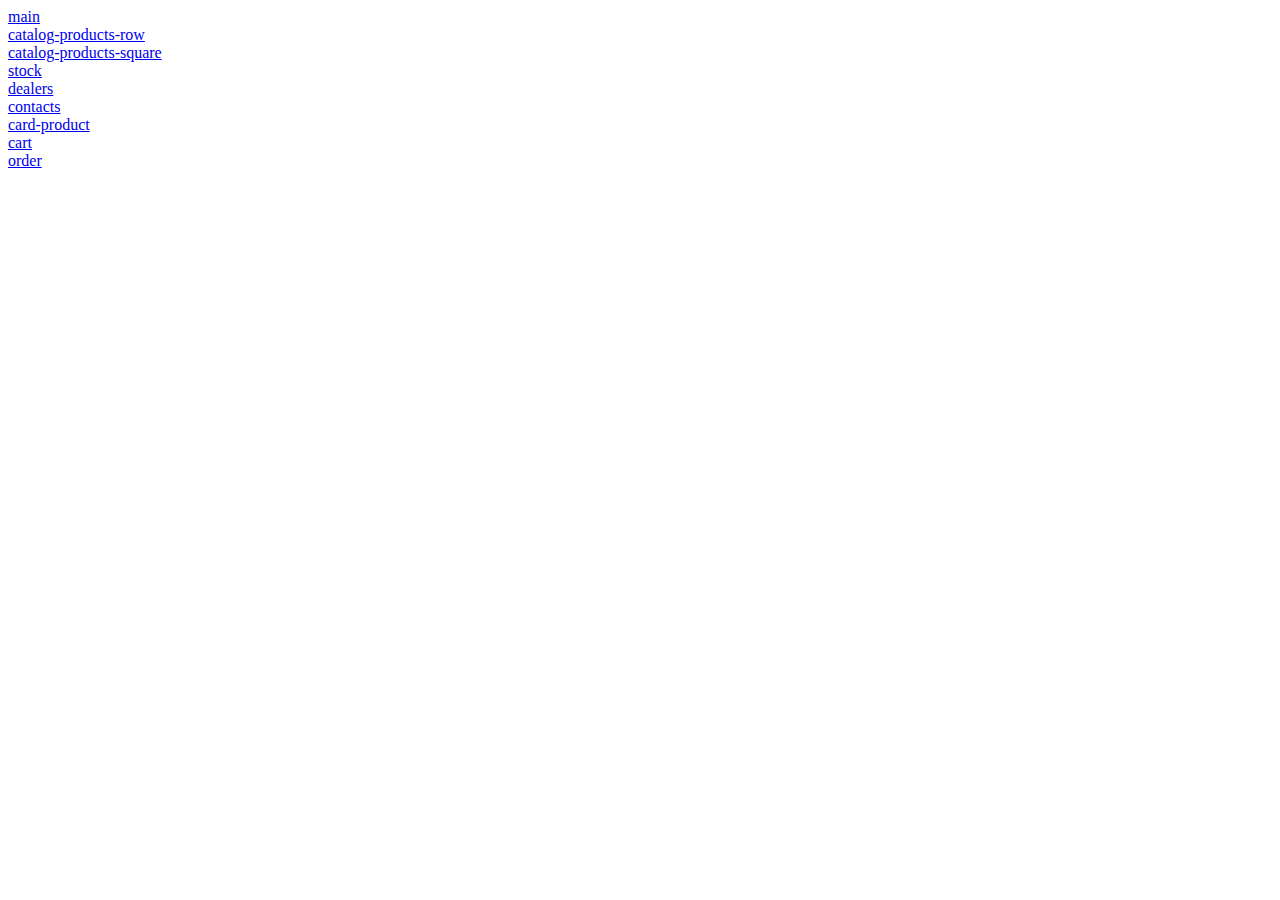
<file: index.html>
<!DOCTYPE html>
<html lang="en">

<head>
    <meta charset="UTF-8">
    <meta name="viewport" content="width=device-width, initial-scale=1.0">
    <title>Document</title>
</head>

<body>
    <div style="display: flex; flex-direction: column;">
        <a href="./main.html">main</a>
        <a href="./catalog-products-row.html">catalog-products-row</a>
        <a href="./catalog-products-square.html">catalog-products-square</a>
        <a href="./stock.html">stock</a>
        <a href="./dealers.html">dealers</a>
        <a href="./contacts.html">contacts</a>
        <a href="./card-product.html">card-product</a>
        <a href="./cart.html">cart</a>
        <a href="./order.html">order</a>
    </div>
</body>

</html>
</file>
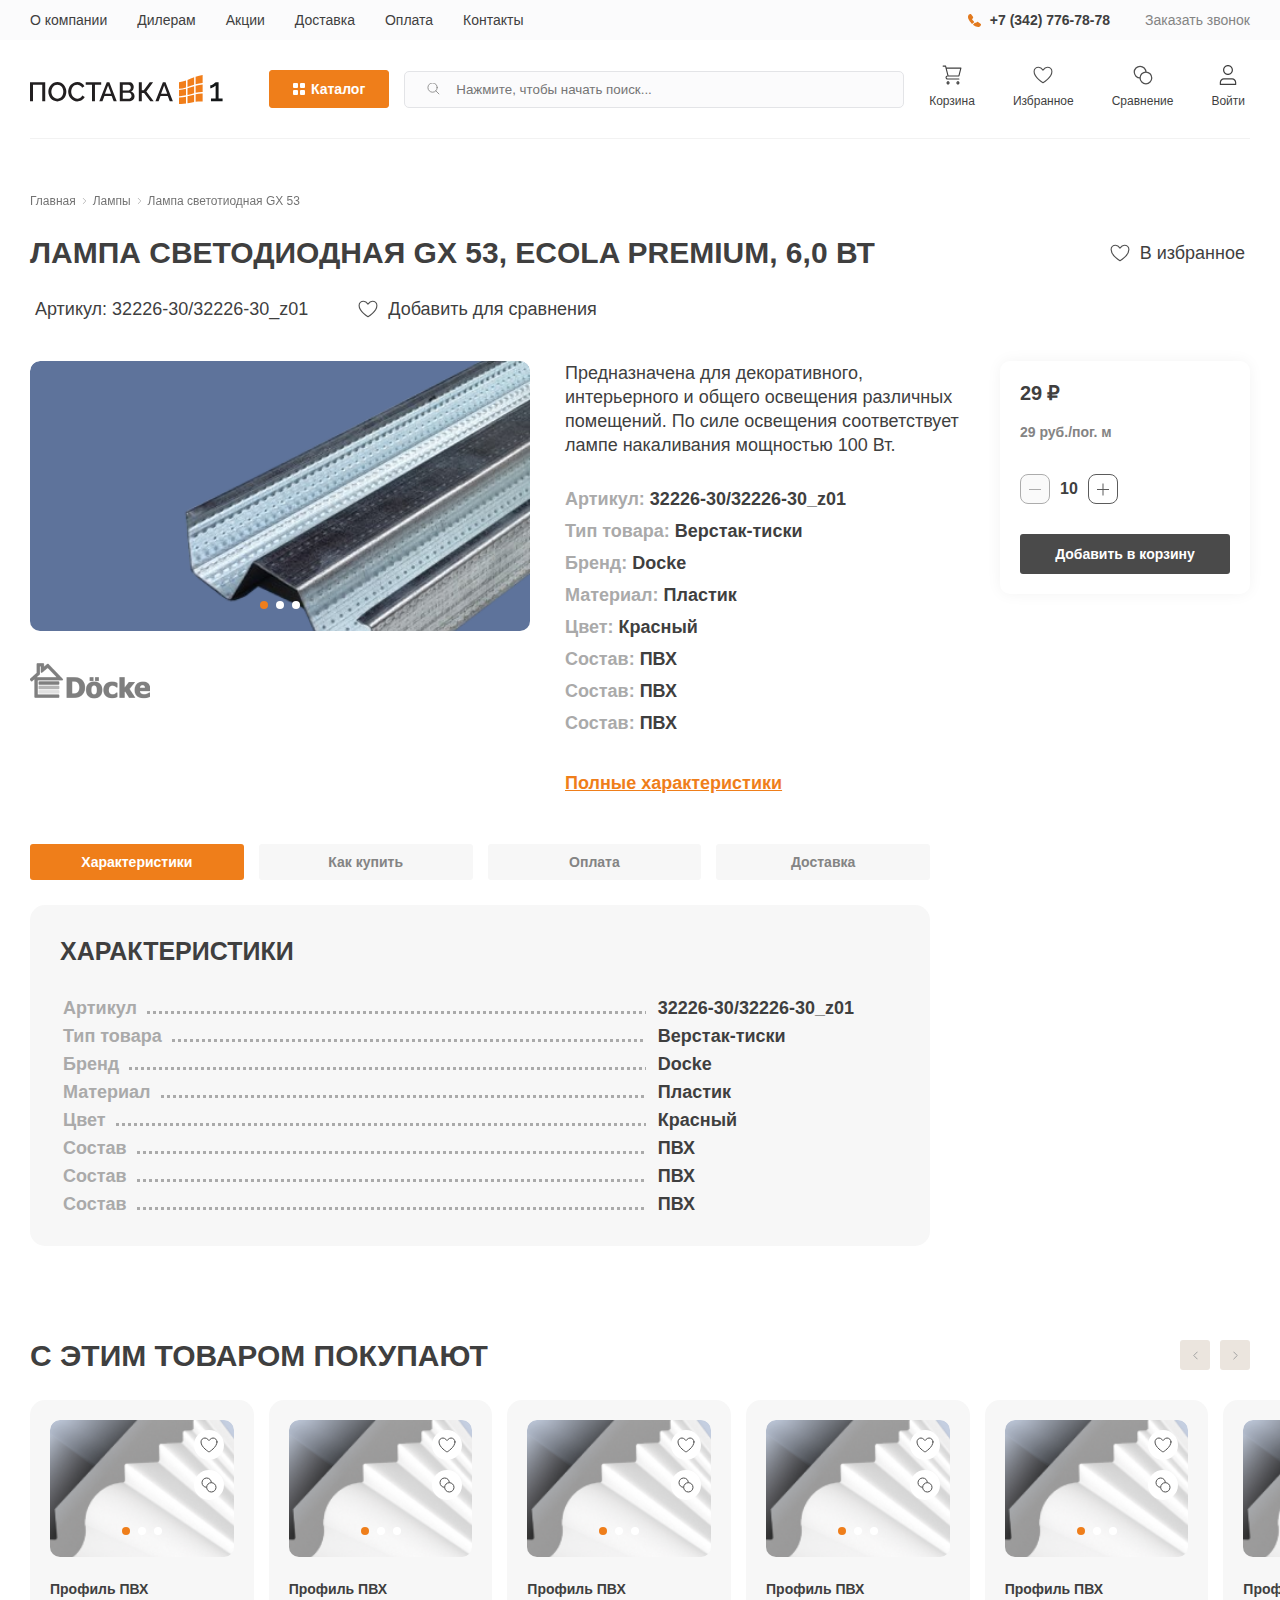
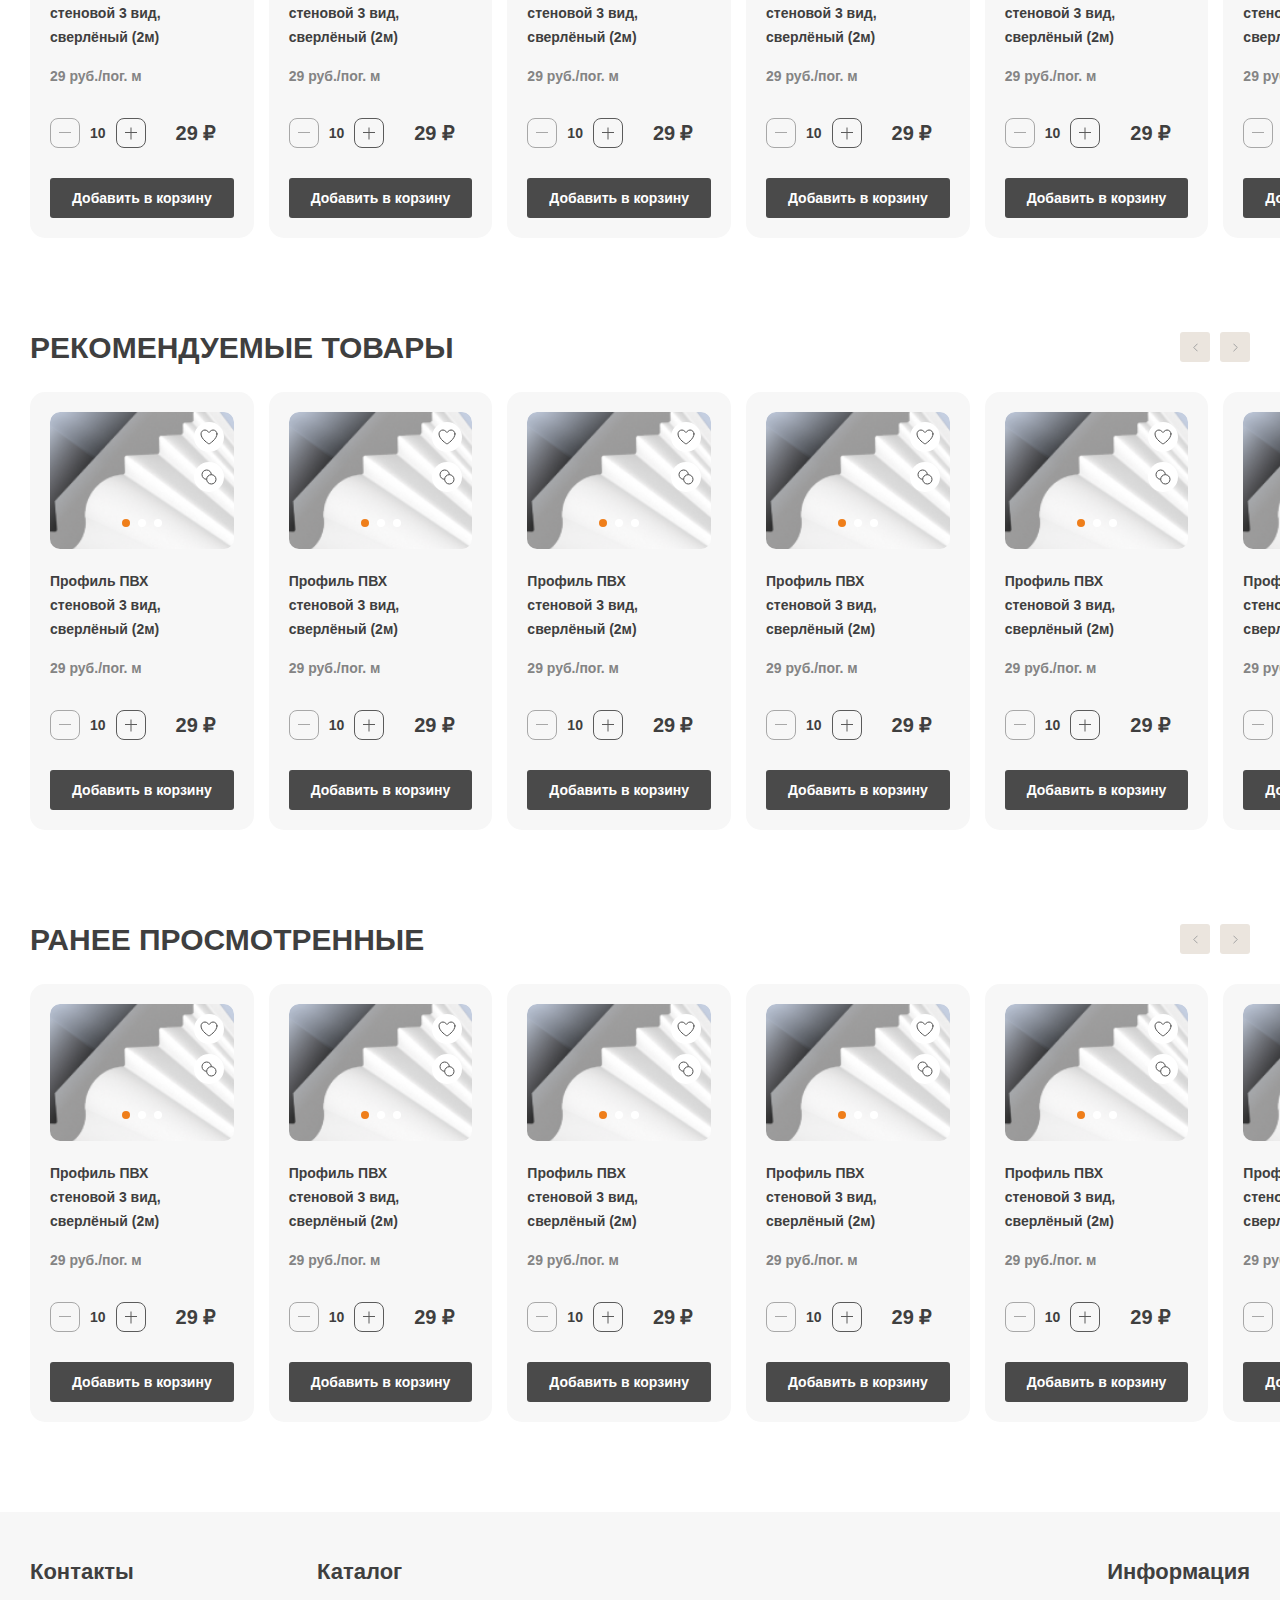
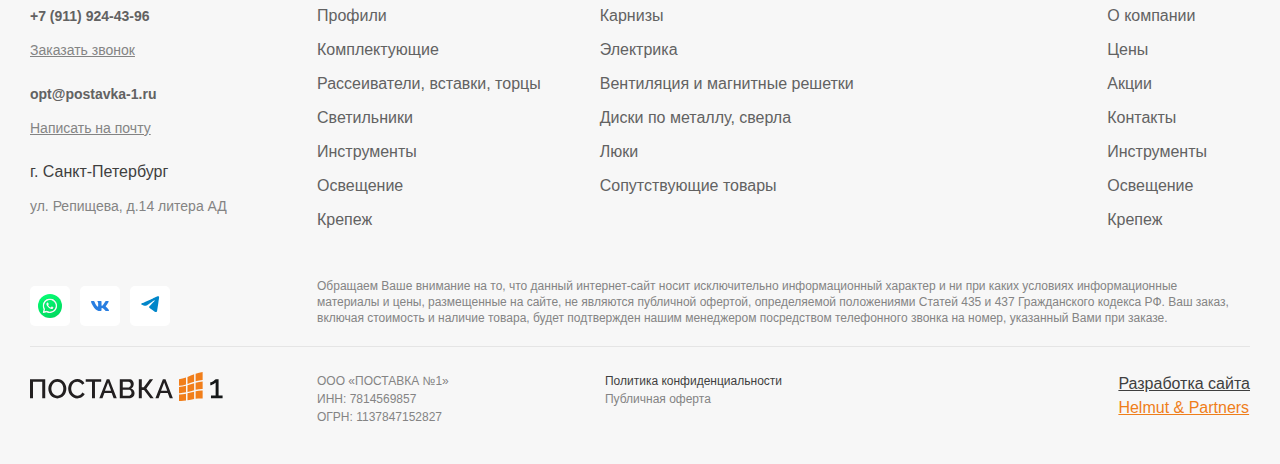
<file: card-product.html>
<!DOCTYPE html>
<html lang="кг">

<head>
    <meta charset="UTF-8">
    <meta name="viewport" content="width=device-width, initial-scale=1.0">
    <link rel="icon" href="./assets/images/icons/favicon.svg" type="image/svg">
    <link rel="stylesheet" href="https://cdn.jsdelivr.net/npm/swiper@11/swiper-bundle.min.css" />
    <link rel="stylesheet" href="./assets/fonts/fonts.css">
    <link rel="stylesheet" href="./assets/css/style.css">
    <title>Лампа светотиодная GX 53</title>
</head>

<body>
    <header class="header" id="header">
        <div class="header-bg">
            <div class="container">
                <div class="header__container dFlex">
                    <nav class="header__container-nav">
                        <ul class="header__container-nav__lists dFlex">
                            <li class="header__container-nav__list">
                                <a class="header__container-nav__link" href="#">О компании</a>
                            </li>
                            <li class="header__container-nav__list">
                                <a class="header__container-nav__link" href="#">Дилерам</a>
                            </li>
                            <li class="header__container-nav__list">
                                <a class="header__container-nav__link" href="#">Акции</a>
                            </li>
                            <li class="header__container-nav__list">
                                <a class="header__container-nav__link" href="#">Доставка</a>
                            </li>
                            <li class="header__container-nav__list">
                                <a class="header__container-nav__link" href="#">Оплата</a>
                            </li>
                            <li class="header__container-nav__list">
                                <a class="header__container-nav__link" href="#">Контакты</a>
                            </li>
                        </ul>
                    </nav>
                    <div class="header__container-telephone dFlex">
                        <a class="header__container-telephone__link dFlex" href="tel:+73427767878">
                            <img class="header__container-telephone__icon" src="./assets/images/icons/call-icon.svg"
                                alt="Телефон">
                            +7 (342) 776-78-78
                        </a>
                        <a href="tel:+73427767878" class="header__container-telephone__text">Заказать звонок</a>
                    </div>
                </div>
            </div>
        </div>
        <div class="container">
            <div class="header__block">
                <div class="header__block-container dFlex">
                    <div class="header__block-container__box aIc dFlex">
                        <a class="header__block-container__box-logo" href="#">
                            <img class="header__block-container__box-logo__icon" src="./assets/images/icons/logo.svg"
                                alt="Поставка№1">
                        </a>
                        <button class="btn active header__block-btn dFlex" type="button">
                            <div class="header__block-btn__square dGrid">
                                <span></span>
                                <span></span>
                                <span></span>
                                <span></span>
                            </div>
                            Каталог
                        </button>
                        <form class="header__block-form" action="https://jsonplaceholder.typicode.com/posts"
                            method="post">
                            <label class="header__block-label" for="search">
                                <input class="header__block-label__input inputSearch" type="search" name="search"
                                    id="search" placeholder="Нажмите, чтобы начать поиск..." required>
                                <button class="btn__form-search" type="submit"></button>
                            </label>
                        </form>
                    </div>
                    <ul class="header__block-path__page-lists dFlex">
                        <li class="header__block-path__page-list">
                            <a class="header__block-path__page-link dFlex" href="#">
                                <svg width="18" height="18" viewBox="0 0 18 18" fill="none"
                                    xmlns="http://www.w3.org/2000/svg">
                                    <path
                                        d="M1 0.5C0.723858 0.5 0.5 0.723858 0.5 1C0.5 1.27614 0.723858 1.5 1 1.5L1 0.5ZM3.22222 1L3.70729 0.878732C3.65165 0.656149 3.45166 0.5 3.22222 0.5V1ZM15.2222 13.0556C15.4984 13.0556 15.7222 12.8317 15.7222 12.5556C15.7222 12.2794 15.4984 12.0556 15.2222 12.0556V13.0556ZM17 2.77778L17.4851 2.89905C17.5224 2.74968 17.4889 2.59143 17.3941 2.47007C17.2993 2.34871 17.154 2.27778 17 2.27778V2.77778ZM15.2222 9.88889V10.3889C15.4517 10.3889 15.6516 10.2327 15.7073 10.0102L15.2222 9.88889ZM1 1.5H3.22222V0.5H1L1 1.5ZM2.73715 1.12127L3.1816 2.89905L4.15174 2.65651L3.70729 0.878732L2.73715 1.12127ZM3.1816 2.89905L4.95937 10.0102L5.92952 9.76762L4.15174 2.65651L3.1816 2.89905ZM5.44444 9.38889H5V10.3889H5.44444V9.38889ZM5 13.0556H15.2222V12.0556H5V13.0556ZM3.16667 11.2222C3.16667 12.2347 3.98748 13.0556 5 13.0556V12.0556C4.53976 12.0556 4.16667 11.6825 4.16667 11.2222H3.16667ZM5 9.38889C3.98748 9.38889 3.16667 10.2097 3.16667 11.2222H4.16667C4.16667 10.762 4.53976 10.3889 5 10.3889V9.38889ZM3.66667 3.27778H17V2.27778H3.66667V3.27778ZM16.5149 2.65651L14.7372 9.76762L15.7073 10.0102L17.4851 2.89905L16.5149 2.65651ZM15.2222 9.38889H5.44444V10.3889H15.2222V9.38889ZM14.7222 16.1111C14.7222 16.3259 14.5481 16.5 14.3333 16.5V17.5C15.1004 17.5 15.7222 16.8782 15.7222 16.1111H14.7222ZM14.3333 16.5C14.1186 16.5 13.9444 16.3259 13.9444 16.1111H12.9444C12.9444 16.8782 13.5663 17.5 14.3333 17.5V16.5ZM13.9444 16.1111C13.9444 15.8963 14.1186 15.7222 14.3333 15.7222V14.7222C13.5663 14.7222 12.9444 15.344 12.9444 16.1111H13.9444ZM14.3333 15.7222C14.5481 15.7222 14.7222 15.8963 14.7222 16.1111H15.7222C15.7222 15.344 15.1004 14.7222 14.3333 14.7222V15.7222ZM5.83333 16.1111C5.83333 16.3259 5.65922 16.5 5.44444 16.5V17.5C6.21151 17.5 6.83333 16.8782 6.83333 16.1111H5.83333ZM5.44444 16.5C5.22967 16.5 5.05556 16.3259 5.05556 16.1111H4.05556C4.05556 16.8782 4.67738 17.5 5.44444 17.5V16.5ZM5.05556 16.1111C5.05556 15.8963 5.22967 15.7222 5.44444 15.7222V14.7222C4.67738 14.7222 4.05556 15.344 4.05556 16.1111H5.05556ZM5.44444 15.7222C5.65922 15.7222 5.83333 15.8963 5.83333 16.1111H6.83333C6.83333 15.344 6.21151 14.7222 5.44444 14.7222V15.7222Z"
                                        fill="#3F3F3F" />
                                </svg>
                                Корзина
                            </a>
                        </li>
                        <li class="header__block-path__page-list">
                            <a class="header__block-path__page-link dFlex" href="#">
                                <svg width="18" height="16" viewBox="0 0 18 16" fill="none"
                                    xmlns="http://www.w3.org/2000/svg">
                                    <path fill-rule="evenodd" clip-rule="evenodd"
                                        d="M17 4.9375C17 10.4013 9.00033 15 9.00033 15C9.00033 15 1 10.3333 1 4.94857C1 2.75 2.77778 1 5 1C7.22222 1 9 3.625 9 3.625C9 3.625 10.7778 1 13 1C15.2222 1 17 2.75 17 4.9375Z"
                                        stroke="#4F4F4F" stroke-linecap="round" stroke-linejoin="round" />
                                </svg>
                                Избранное
                            </a>
                        </li>
                        <li class="header__block-path__page-list">
                            <a class="header__block-path__page-link dFlex" href="#">
                                <svg width="16" height="16" viewBox="0 0 16 16" fill="none"
                                    xmlns="http://www.w3.org/2000/svg">
                                    <path
                                        d="M5.66667 10.3333C8.244 10.3333 10.3333 8.244 10.3333 5.66667C10.3333 3.08934 8.244 1 5.66667 1C3.08934 1 1 3.08934 1 5.66667C1 8.244 3.08934 10.3333 5.66667 10.3333Z"
                                        fill="white" stroke="#4F4F4F" />
                                    <path
                                        d="M10.3333 15.0001C12.9106 15.0001 15 12.9107 15 10.3334C15 7.75609 12.9106 5.66675 10.3333 5.66675C7.75596 5.66675 5.66663 7.75609 5.66663 10.3334C5.66663 12.9107 7.75596 15.0001 10.3333 15.0001Z"
                                        fill="white" stroke="#4F4F4F" />
                                </svg>
                                Сравнение
                            </a>
                        </li>
                        <li class="header__block-path__page-list">
                            <a class="header__block-path__page-link dFlex" href="#">
                                <svg width="15" height="17" viewBox="0 0 15 17" fill="none"
                                    xmlns="http://www.w3.org/2000/svg">
                                    <path fill-rule="evenodd" clip-rule="evenodd"
                                        d="M4.28571 4.26471C4.28571 2.45528 5.73113 1 7.5 1C9.26887 1 10.7143 2.45528 10.7143 4.26471C10.7143 6.07413 9.26887 7.52941 7.5 7.52941C5.73113 7.52941 4.28571 6.07413 4.28571 4.26471ZM7.5 0C5.16618 0 3.28571 1.91575 3.28571 4.26471C3.28571 6.61366 5.16618 8.52941 7.5 8.52941C9.83382 8.52941 11.7143 6.61366 11.7143 4.26471C11.7143 1.91575 9.83382 0 7.5 0ZM1.5 14.9314C1.5 13.4564 2.64539 12.2941 4.01786 12.2941H10.9821C12.3546 12.2941 13.5 13.4564 13.5 14.9314V16H1.5V14.9314ZM4.01786 11.2941C2.05689 11.2941 0.5 12.941 0.5 14.9314V16.5C0.5 16.7761 0.723858 17 1 17H14C14.2761 17 14.5 16.7761 14.5 16.5V14.9314C14.5 12.941 12.9431 11.2941 10.9821 11.2941H4.01786Z"
                                        fill="#3F3F3F" />
                                </svg>
                                Войти
                            </a>
                        </li>
                    </ul>
                </div>
            </div>
        </div>
    </header>
    <div class="container">
        <div class="path__block dFlex">
            <a href="#">Главная</a>
            <svg width="9" height="5" viewBox="0 0 9 5" fill="none" xmlns="http://www.w3.org/2000/svg">
                <path d="M8 0.75L4.5 4.25L1 0.75" stroke="#626262" stroke-linecap="round" stroke-linejoin="round" />
            </svg>
            <a href="#">Лампы</a>
            <svg width="9" height="5" viewBox="0 0 9 5" fill="none" xmlns="http://www.w3.org/2000/svg">
                <path d="M8 0.75L4.5 4.25L1 0.75" stroke="#626262" stroke-linecap="round" stroke-linejoin="round" />
            </svg>
            <a href="#">Лампа светотиодная GX 53</a>
        </div>

        <div>
            <div class="best-deals__texts card__product-block dFlex">
                <h1 class="path__block-title">ЛАМПА СВЕТОДИОДНАЯ GX 53, ECOLA PREMIUM, 6,0 ВТ</h1>
                <a class="header__block-path__page-link dFlex" href="#">
                    <svg width="18" height="16" viewBox="0 0 18 16" fill="none" xmlns="http://www.w3.org/2000/svg">
                        <path fill-rule="evenodd" clip-rule="evenodd"
                            d="M17 4.9375C17 10.4013 9.00033 15 9.00033 15C9.00033 15 1 10.3333 1 4.94857C1 2.75 2.77778 1 5 1C7.22222 1 9 3.625 9 3.625C9 3.625 10.7778 1 13 1C15.2222 1 17 2.75 17 4.9375Z"
                            stroke="#4F4F4F" stroke-linecap="round" stroke-linejoin="round"></path>
                    </svg>
                    В избранное
                </a>
            </div>
            <div class="card__product-block__name dFlex">
                <p class="header__block-path__page-link">Артикул: <span>32226-30/32226-30_z01</span></p>
                <a class="header__block-path__page-link dFlex" href="#">
                    <svg width="18" height="16" viewBox="0 0 18 16" fill="none" xmlns="http://www.w3.org/2000/svg">
                        <path fill-rule="evenodd" clip-rule="evenodd"
                            d="M17 4.9375C17 10.4013 9.00033 15 9.00033 15C9.00033 15 1 10.3333 1 4.94857C1 2.75 2.77778 1 5 1C7.22222 1 9 3.625 9 3.625C9 3.625 10.7778 1 13 1C15.2222 1 17 2.75 17 4.9375Z"
                            stroke="#4F4F4F" stroke-linecap="round" stroke-linejoin="round"></path>
                    </svg>
                    Добавить для сравнения
                </a>
            </div>
        </div>
    </div>
    <div class="content__container dFlex">
        <main class="main main__category card-product" id="main">
            <section>
                <div class="container">
                    <div class="product__content card-product__content purple-blue dFlex">
                        <div class="card-product__content-block__slider dFlex">
                            <div class="swiperWrapperProduct">
                                <div class="card-product__slider">
                                    <div class="swiper swiper-container product__swiper-container">
                                        <div class="swiper-wrapper product__swiper-wrapper dFlex">
                                            <img class="swiper-slide product__swiper-slide"
                                                src="./assets/images/profiles-1.png" alt="Профиль ПВХ">
                                            <img class="swiper-slide product__swiper-slide"
                                                src="./assets/images/profiles-1.png" alt="Профиль ПВХ">
                                            <img class="swiper-slide product__swiper-slide"
                                                src="./assets/images/profiles-1.png" alt="Профиль ПВХ">
                                        </div>
                                        <div class="swiper-pagination swiperWrapperProduct__paginations">
                                        </div>
                                    </div>
                                    <img class="card-product__slider-image" src="./assets/images/brend-5.png"
                                        alt="Бренд">
                                </div>
                            </div>
                            <div class="product__texts main__profile-product__texts dFlex">
                                <p class="card-product__content-text">Предназначена для декоративного,
                                    интерьерного и общего
                                    освещения различных помещений. По силе освещения соответствует
                                    лампе накаливания мощностью 100 Вт.</p>
                                <ul class="main__profile-lists dFlex">
                                    <li class="main__profile-list"><span>Артикул:</span>
                                        32226-30/32226-30_z01</li>
                                    <li class="main__profile-list"><span>Тип товара:</span> Верстак-тиски
                                    </li>
                                    <li class="main__profile-list"><span>Бренд:</span> Docke</li>
                                    <li class="main__profile-list"><span>Материал:</span> Пластик</li>
                                    <li class="main__profile-list"><span>Цвет:</span> Красный</li>
                                    <li class="main__profile-list"><span>Состав:</span> ПВХ</li>
                                    <li class="main__profile-list"><span>Состав:</span> ПВХ</li>
                                    <li class="main__profile-list"><span>Состав:</span> ПВХ</li>
                                </ul>
                                <button type="button" class="card-product__content-btn__characteristics">Полные
                                    характеристики</button>
                            </div>
                        </div>
                        <div class="main__profile-product__price dFlex">
                            <div class="product__count-price__box dFlex">
                                <p class="product__count-price__number">29</p>
                                <span>₽</span>
                            </div>
                            <p class="product__text-price">29 руб./пог. м</p>
                            <div class="product__counter dFlex">
                                <button type="button" class="product__btn product__btn-remove dFlex"
                                    disabled=""></button>
                                <b class="product__count">10</b>
                                <button type="button" class="product__btn product__btn-add dFlex"></button>
                            </div>
                            <button type="button" class="btn btnGrey main__profile-btn">Добавить в
                                корзину</button>
                        </div>
                    </div>
                    <div class="card-product__tabs-block">
                        <div class="best-deals__tabs dFlex">
                            <button class="btn card-product__tabs-block__btn active"
                                data-tab="tab1">Характеристики</button>
                            <button class="btn card-product__tabs-block__btn" data-tab="tab2">Как
                                купить</button>
                            <button class="btn card-product__tabs-block__btn" data-tab="tab3">Оплата</button>
                            <button class="btn  card-product__tabs-block__btn" data-tab="tab4">Доставка</button>
                        </div>
                        <div class="card-product__tabs-block__contents">
                            <div class="card-product__tabs-block__content active" id="tab1">
                                <div class="card-product__tabs-block__content-container">
                                    <h2>Характеристики</h2>
                                    <table class="card-product__tabs-block__content-container__table">
                                        <tbody>
                                            <tr>
                                                <td class="card-product__tabs-block__content-container__table-name">
                                                    <span>Артикул</span>
                                                </td>
                                                <td class="card-product__tabs-block__content-container__table-cur">
                                                    32226-30/32226-30_z01</td>
                                            </tr>
                                            <tr>
                                                <td class="card-product__tabs-block__content-container__table-name">
                                                    <span>Тип товара</span>
                                                </td>
                                                <td class="card-product__tabs-block__content-container__table-cur">
                                                    Верстак-тиски</td>
                                            </tr>
                                            <tr>
                                                <td class="card-product__tabs-block__content-container__table-name">
                                                    <span>Бренд</span>
                                                </td>
                                                <td class="card-product__tabs-block__content-container__table-cur">
                                                    Docke</td>
                                            </tr>
                                            <tr>
                                                <td class="card-product__tabs-block__content-container__table-name">
                                                    <span>Материал</span>
                                                </td>
                                                <td class="card-product__tabs-block__content-container__table-cur">
                                                    Пластик</td>
                                            </tr>
                                            <tr>
                                                <td class="card-product__tabs-block__content-container__table-name">
                                                    <span>Цвет</span>
                                                </td>
                                                <td class="card-product__tabs-block__content-container__table-cur">
                                                    Красный</td>
                                            </tr>
                                            <tr>
                                                <td class="card-product__tabs-block__content-container__table-name">
                                                    <span>Состав</span>
                                                </td>
                                                <td class="card-product__tabs-block__content-container__table-cur">
                                                    ПВХ</td>
                                            </tr>
                                            <tr>
                                                <td class="card-product__tabs-block__content-container__table-name">
                                                    <span>Состав</span>
                                                </td>
                                                <td class="card-product__tabs-block__content-container__table-cur">
                                                    ПВХ</td>
                                            </tr>
                                            <tr>
                                                <td class="card-product__tabs-block__content-container__table-name">
                                                    <span>Состав</span>
                                                </td>
                                                <td class="card-product__tabs-block__content-container__table-cur">
                                                    ПВХ</td>
                                            </tr>
                                        </tbody>
                                    </table>
                                </div>
                            </div>
                            <div class="card-product__tabs-block__content" id="tab2">Как купить</div>
                            <div class="card-product__tabs-block__content" id="tab3">Оплата</div>
                            <div class="card-product__tabs-block__content" id="tab4">Доставка</div>
                        </div>
                    </div>
                </div>
            </section>
            <section class="card-products__section-slider">
                <div class="container">
                    <div class="best-deals__texts dFlex">
                        <h1>С этим товаром покупают</h1>
                        <div class="card-products__section-slider__btn">
                            <div class="headerWrapperSlider__btns dFlex">
                                <button type="button" class="btnSquareArrow card-product__btn card-product__btn-prev">
                                    <svg width="9" height="5" viewBox="0 0 9 5" fill="none"
                                        xmlns="http://www.w3.org/2000/svg">
                                        <path d="M8 0.75L4.5 4.25L1 0.75" stroke="#A2A2A2" stroke-linecap="round"
                                            stroke-linejoin="round" />
                                    </svg>
                                </button>
                                <button type="button" class="btnSquareArrow card-product__btn card-product__btn-next">
                                    <svg width="9" height="5" viewBox="0 0 9 5" fill="none"
                                        xmlns="http://www.w3.org/2000/svg">
                                        <path d="M8 0.75L4.5 4.25L1 0.75" stroke="#A2A2A2" stroke-linecap="round"
                                            stroke-linejoin="round" />
                                    </svg>
                                </button>
                            </div>
                        </div>
                    </div>
                </div>
                <div class="card-products__section-slider__block">
                    <div class="swiper swiper-container card-product__swiper-container">
                        <div class="swiper-wrapper card-product__swiper-wrapper dFlex">
                            <div class="product__content swiper-slide periwinkle-crayola dFlex">
                                <div class="swiperWrapperProduct">
                                    <div
                                        class="swiper swiper-container product__swiper-container swiper-initialized swiper-horizontal swiper-backface-hidden">
                                        <div class="swiper-wrapper product__swiper-wrapper dFlex"
                                            id="swiper-wrapper-c3b176f82f2b5ac1" aria-live="polite">
                                            <img class="swiper-slide product__swiper-slide swiper-slide-active"
                                                src="./assets/images/profiles-5.png" alt="Профиль ПВХ" role="group"
                                                aria-label="1 / 3" data-swiper-slide-index="0"
                                                style="width: 205px; margin-right: 15px;">
                                            <img class="swiper-slide product__swiper-slide swiper-slide-next"
                                                src="./assets/images/profiles-5.png" alt="Профиль ПВХ" role="group"
                                                aria-label="2 / 3" data-swiper-slide-index="1"
                                                style="width: 205px; margin-right: 15px;">
                                            <img class="swiper-slide product__swiper-slide"
                                                src="./assets/images/profiles-5.png" alt="Профиль ПВХ" role="group"
                                                aria-label="3 / 3" data-swiper-slide-index="2"
                                                style="width: 205px; margin-right: 15px;">
                                        </div>
                                        <div
                                            class="swiper-pagination swiperWrapperProduct__paginations swiper-pagination-clickable swiper-pagination-bullets swiper-pagination-horizontal">
                                            <span class="swiper-pagination-bullet swiper-pagination-bullet-active"
                                                tabindex="0" role="button" aria-label="Go to slide 1"
                                                aria-current="true"></span><span class="swiper-pagination-bullet"
                                                tabindex="0" role="button" aria-label="Go to slide 2"></span><span
                                                class="swiper-pagination-bullet" tabindex="0" role="button"
                                                aria-label="Go to slide 3"></span>
                                        </div>
                                        <span class="swiper-notification" aria-live="assertive"
                                            aria-atomic="true"></span>
                                        <span class="swiper-notification" aria-live="assertive"
                                            aria-atomic="true"></span>
                                    </div>
                                    <div class="swiperWrapperProduct__icons dFlex">
                                        <div class="swiperWrapperProduct__icon dFlex">
                                            <svg width="18" height="16" viewBox="0 0 18 16" fill="none"
                                                xmlns="http://www.w3.org/2000/svg">
                                                <path fill-rule="evenodd" clip-rule="evenodd"
                                                    d="M17 4.9375C17 10.4013 9.00033 15 9.00033 15C9.00033 15 1 10.3333 1 4.94857C1 2.75 2.77778 1 5 1C7.22222 1 9 3.625 9 3.625C9 3.625 10.7778 1 13 1C15.2222 1 17 2.75 17 4.9375Z"
                                                    stroke="#4F4F4F" stroke-linecap="round" stroke-linejoin="round">
                                                </path>
                                            </svg>
                                        </div>
                                        <div class="swiperWrapperProduct__icon dFlex">
                                            <svg width="16" height="16" viewBox="0 0 16 16" fill="#4F4F4F"
                                                xmlns="http://www.w3.org/2000/svg">
                                                <path
                                                    d="M5.66667 10.3333C8.244 10.3333 10.3333 8.244 10.3333 5.66667C10.3333 3.08934 8.244 1 5.66667 1C3.08934 1 1 3.08934 1 5.66667C1 8.244 3.08934 10.3333 5.66667 10.3333Z"
                                                    fill="white" stroke="#4F4F4F"></path>
                                                <path
                                                    d="M10.3333 15.0001C12.9106 15.0001 15 12.9107 15 10.3334C15 7.75609 12.9106 5.66675 10.3333 5.66675C7.75596 5.66675 5.66663 7.75609 5.66663 10.3334C5.66663 12.9107 7.75596 15.0001 10.3333 15.0001Z"
                                                    fill="white" stroke="#4F4F4F"></path>
                                            </svg>
                                        </div>
                                    </div>
                                </div>
                                <div class="product__texts">
                                    <p class="product__text">Профиль ПВХ стеновой 3 вид, сверлёный (2м)</p>
                                    <p class="product__text-price">29 руб./пог. м</p>
                                    <div class="product__count-price dFlex">
                                        <div class="product__counter dFlex">
                                            <button type="button" class="product__btn product__btn-remove dFlex"
                                                disabled=""></button>
                                            <b class="product__count">10</b>
                                            <button type="button" class="product__btn product__btn-add dFlex"></button>
                                        </div>
                                        <div class="product__count-price__box dFlex">
                                            <p class="product__count-price__number">29</p>
                                            <span>₽</span>
                                        </div>
                                    </div>
                                    <button type="button" class="btn btnGrey">Добавить в корзину</button>
                                </div>
                            </div>
                            <div class="product__content swiper-slide periwinkle-crayola dFlex">
                                <div class="swiperWrapperProduct">
                                    <div
                                        class="swiper swiper-container product__swiper-container swiper-initialized swiper-horizontal swiper-backface-hidden">
                                        <div class="swiper-wrapper product__swiper-wrapper dFlex"
                                            id="swiper-wrapper-c3b176f82f2b5ac1" aria-live="polite">
                                            <img class="swiper-slide product__swiper-slide swiper-slide-active"
                                                src="./assets/images/profiles-5.png" alt="Профиль ПВХ" role="group"
                                                aria-label="1 / 3" data-swiper-slide-index="0"
                                                style="width: 205px; margin-right: 15px;">
                                            <img class="swiper-slide product__swiper-slide swiper-slide-next"
                                                src="./assets/images/profiles-5.png" alt="Профиль ПВХ" role="group"
                                                aria-label="2 / 3" data-swiper-slide-index="1"
                                                style="width: 205px; margin-right: 15px;">
                                            <img class="swiper-slide product__swiper-slide"
                                                src="./assets/images/profiles-5.png" alt="Профиль ПВХ" role="group"
                                                aria-label="3 / 3" data-swiper-slide-index="2"
                                                style="width: 205px; margin-right: 15px;">
                                        </div>
                                        <div
                                            class="swiper-pagination swiperWrapperProduct__paginations swiper-pagination-clickable swiper-pagination-bullets swiper-pagination-horizontal">
                                            <span class="swiper-pagination-bullet swiper-pagination-bullet-active"
                                                tabindex="0" role="button" aria-label="Go to slide 1"
                                                aria-current="true"></span><span class="swiper-pagination-bullet"
                                                tabindex="0" role="button" aria-label="Go to slide 2"></span><span
                                                class="swiper-pagination-bullet" tabindex="0" role="button"
                                                aria-label="Go to slide 3"></span>
                                        </div>
                                        <span class="swiper-notification" aria-live="assertive"
                                            aria-atomic="true"></span>
                                        <span class="swiper-notification" aria-live="assertive"
                                            aria-atomic="true"></span>
                                    </div>
                                    <div class="swiperWrapperProduct__icons dFlex">
                                        <div class="swiperWrapperProduct__icon dFlex">
                                            <svg width="18" height="16" viewBox="0 0 18 16" fill="none"
                                                xmlns="http://www.w3.org/2000/svg">
                                                <path fill-rule="evenodd" clip-rule="evenodd"
                                                    d="M17 4.9375C17 10.4013 9.00033 15 9.00033 15C9.00033 15 1 10.3333 1 4.94857C1 2.75 2.77778 1 5 1C7.22222 1 9 3.625 9 3.625C9 3.625 10.7778 1 13 1C15.2222 1 17 2.75 17 4.9375Z"
                                                    stroke="#4F4F4F" stroke-linecap="round" stroke-linejoin="round">
                                                </path>
                                            </svg>
                                        </div>
                                        <div class="swiperWrapperProduct__icon dFlex">
                                            <svg width="16" height="16" viewBox="0 0 16 16" fill="#4F4F4F"
                                                xmlns="http://www.w3.org/2000/svg">
                                                <path
                                                    d="M5.66667 10.3333C8.244 10.3333 10.3333 8.244 10.3333 5.66667C10.3333 3.08934 8.244 1 5.66667 1C3.08934 1 1 3.08934 1 5.66667C1 8.244 3.08934 10.3333 5.66667 10.3333Z"
                                                    fill="white" stroke="#4F4F4F"></path>
                                                <path
                                                    d="M10.3333 15.0001C12.9106 15.0001 15 12.9107 15 10.3334C15 7.75609 12.9106 5.66675 10.3333 5.66675C7.75596 5.66675 5.66663 7.75609 5.66663 10.3334C5.66663 12.9107 7.75596 15.0001 10.3333 15.0001Z"
                                                    fill="white" stroke="#4F4F4F"></path>
                                            </svg>
                                        </div>
                                    </div>
                                </div>
                                <div class="product__texts">
                                    <p class="product__text">Профиль ПВХ стеновой 3 вид, сверлёный (2м)</p>
                                    <p class="product__text-price">29 руб./пог. м</p>
                                    <div class="product__count-price dFlex">
                                        <div class="product__counter dFlex">
                                            <button type="button" class="product__btn product__btn-remove dFlex"
                                                disabled=""></button>
                                            <b class="product__count">10</b>
                                            <button type="button" class="product__btn product__btn-add dFlex"></button>
                                        </div>
                                        <div class="product__count-price__box dFlex">
                                            <p class="product__count-price__number">29</p>
                                            <span>₽</span>
                                        </div>
                                    </div>
                                    <button type="button" class="btn btnGrey">Добавить в корзину</button>
                                </div>
                            </div>
                            <div class="product__content swiper-slide periwinkle-crayola dFlex">
                                <div class="swiperWrapperProduct">
                                    <div
                                        class="swiper swiper-container product__swiper-container swiper-initialized swiper-horizontal swiper-backface-hidden">
                                        <div class="swiper-wrapper product__swiper-wrapper dFlex"
                                            id="swiper-wrapper-c3b176f82f2b5ac1" aria-live="polite">
                                            <img class="swiper-slide product__swiper-slide swiper-slide-active"
                                                src="./assets/images/profiles-5.png" alt="Профиль ПВХ" role="group"
                                                aria-label="1 / 3" data-swiper-slide-index="0"
                                                style="width: 205px; margin-right: 15px;">
                                            <img class="swiper-slide product__swiper-slide swiper-slide-next"
                                                src="./assets/images/profiles-5.png" alt="Профиль ПВХ" role="group"
                                                aria-label="2 / 3" data-swiper-slide-index="1"
                                                style="width: 205px; margin-right: 15px;">
                                            <img class="swiper-slide product__swiper-slide"
                                                src="./assets/images/profiles-5.png" alt="Профиль ПВХ" role="group"
                                                aria-label="3 / 3" data-swiper-slide-index="2"
                                                style="width: 205px; margin-right: 15px;">
                                        </div>
                                        <div
                                            class="swiper-pagination swiperWrapperProduct__paginations swiper-pagination-clickable swiper-pagination-bullets swiper-pagination-horizontal">
                                            <span class="swiper-pagination-bullet swiper-pagination-bullet-active"
                                                tabindex="0" role="button" aria-label="Go to slide 1"
                                                aria-current="true"></span><span class="swiper-pagination-bullet"
                                                tabindex="0" role="button" aria-label="Go to slide 2"></span><span
                                                class="swiper-pagination-bullet" tabindex="0" role="button"
                                                aria-label="Go to slide 3"></span>
                                        </div>
                                        <span class="swiper-notification" aria-live="assertive"
                                            aria-atomic="true"></span>
                                        <span class="swiper-notification" aria-live="assertive"
                                            aria-atomic="true"></span>
                                    </div>
                                    <div class="swiperWrapperProduct__icons dFlex">
                                        <div class="swiperWrapperProduct__icon dFlex">
                                            <svg width="18" height="16" viewBox="0 0 18 16" fill="none"
                                                xmlns="http://www.w3.org/2000/svg">
                                                <path fill-rule="evenodd" clip-rule="evenodd"
                                                    d="M17 4.9375C17 10.4013 9.00033 15 9.00033 15C9.00033 15 1 10.3333 1 4.94857C1 2.75 2.77778 1 5 1C7.22222 1 9 3.625 9 3.625C9 3.625 10.7778 1 13 1C15.2222 1 17 2.75 17 4.9375Z"
                                                    stroke="#4F4F4F" stroke-linecap="round" stroke-linejoin="round">
                                                </path>
                                            </svg>
                                        </div>
                                        <div class="swiperWrapperProduct__icon dFlex">
                                            <svg width="16" height="16" viewBox="0 0 16 16" fill="#4F4F4F"
                                                xmlns="http://www.w3.org/2000/svg">
                                                <path
                                                    d="M5.66667 10.3333C8.244 10.3333 10.3333 8.244 10.3333 5.66667C10.3333 3.08934 8.244 1 5.66667 1C3.08934 1 1 3.08934 1 5.66667C1 8.244 3.08934 10.3333 5.66667 10.3333Z"
                                                    fill="white" stroke="#4F4F4F"></path>
                                                <path
                                                    d="M10.3333 15.0001C12.9106 15.0001 15 12.9107 15 10.3334C15 7.75609 12.9106 5.66675 10.3333 5.66675C7.75596 5.66675 5.66663 7.75609 5.66663 10.3334C5.66663 12.9107 7.75596 15.0001 10.3333 15.0001Z"
                                                    fill="white" stroke="#4F4F4F"></path>
                                            </svg>
                                        </div>
                                    </div>
                                </div>
                                <div class="product__texts">
                                    <p class="product__text">Профиль ПВХ стеновой 3 вид, сверлёный (2м)</p>
                                    <p class="product__text-price">29 руб./пог. м</p>
                                    <div class="product__count-price dFlex">
                                        <div class="product__counter dFlex">
                                            <button type="button" class="product__btn product__btn-remove dFlex"
                                                disabled=""></button>
                                            <b class="product__count">10</b>
                                            <button type="button" class="product__btn product__btn-add dFlex"></button>
                                        </div>
                                        <div class="product__count-price__box dFlex">
                                            <p class="product__count-price__number">29</p>
                                            <span>₽</span>
                                        </div>
                                    </div>
                                    <button type="button" class="btn btnGrey">Добавить в корзину</button>
                                </div>
                            </div>
                            <div class="product__content swiper-slide periwinkle-crayola dFlex">
                                <div class="swiperWrapperProduct">
                                    <div
                                        class="swiper swiper-container product__swiper-container swiper-initialized swiper-horizontal swiper-backface-hidden">
                                        <div class="swiper-wrapper product__swiper-wrapper dFlex"
                                            id="swiper-wrapper-c3b176f82f2b5ac1" aria-live="polite">
                                            <img class="swiper-slide product__swiper-slide swiper-slide-active"
                                                src="./assets/images/profiles-5.png" alt="Профиль ПВХ" role="group"
                                                aria-label="1 / 3" data-swiper-slide-index="0"
                                                style="width: 205px; margin-right: 15px;">
                                            <img class="swiper-slide product__swiper-slide swiper-slide-next"
                                                src="./assets/images/profiles-5.png" alt="Профиль ПВХ" role="group"
                                                aria-label="2 / 3" data-swiper-slide-index="1"
                                                style="width: 205px; margin-right: 15px;">
                                            <img class="swiper-slide product__swiper-slide"
                                                src="./assets/images/profiles-5.png" alt="Профиль ПВХ" role="group"
                                                aria-label="3 / 3" data-swiper-slide-index="2"
                                                style="width: 205px; margin-right: 15px;">
                                        </div>
                                        <div
                                            class="swiper-pagination swiperWrapperProduct__paginations swiper-pagination-clickable swiper-pagination-bullets swiper-pagination-horizontal">
                                            <span class="swiper-pagination-bullet swiper-pagination-bullet-active"
                                                tabindex="0" role="button" aria-label="Go to slide 1"
                                                aria-current="true"></span><span class="swiper-pagination-bullet"
                                                tabindex="0" role="button" aria-label="Go to slide 2"></span><span
                                                class="swiper-pagination-bullet" tabindex="0" role="button"
                                                aria-label="Go to slide 3"></span>
                                        </div>
                                        <span class="swiper-notification" aria-live="assertive"
                                            aria-atomic="true"></span>
                                        <span class="swiper-notification" aria-live="assertive"
                                            aria-atomic="true"></span>
                                    </div>
                                    <div class="swiperWrapperProduct__icons dFlex">
                                        <div class="swiperWrapperProduct__icon dFlex">
                                            <svg width="18" height="16" viewBox="0 0 18 16" fill="none"
                                                xmlns="http://www.w3.org/2000/svg">
                                                <path fill-rule="evenodd" clip-rule="evenodd"
                                                    d="M17 4.9375C17 10.4013 9.00033 15 9.00033 15C9.00033 15 1 10.3333 1 4.94857C1 2.75 2.77778 1 5 1C7.22222 1 9 3.625 9 3.625C9 3.625 10.7778 1 13 1C15.2222 1 17 2.75 17 4.9375Z"
                                                    stroke="#4F4F4F" stroke-linecap="round" stroke-linejoin="round">
                                                </path>
                                            </svg>
                                        </div>
                                        <div class="swiperWrapperProduct__icon dFlex">
                                            <svg width="16" height="16" viewBox="0 0 16 16" fill="#4F4F4F"
                                                xmlns="http://www.w3.org/2000/svg">
                                                <path
                                                    d="M5.66667 10.3333C8.244 10.3333 10.3333 8.244 10.3333 5.66667C10.3333 3.08934 8.244 1 5.66667 1C3.08934 1 1 3.08934 1 5.66667C1 8.244 3.08934 10.3333 5.66667 10.3333Z"
                                                    fill="white" stroke="#4F4F4F"></path>
                                                <path
                                                    d="M10.3333 15.0001C12.9106 15.0001 15 12.9107 15 10.3334C15 7.75609 12.9106 5.66675 10.3333 5.66675C7.75596 5.66675 5.66663 7.75609 5.66663 10.3334C5.66663 12.9107 7.75596 15.0001 10.3333 15.0001Z"
                                                    fill="white" stroke="#4F4F4F"></path>
                                            </svg>
                                        </div>
                                    </div>
                                </div>
                                <div class="product__texts">
                                    <p class="product__text">Профиль ПВХ стеновой 3 вид, сверлёный (2м)</p>
                                    <p class="product__text-price">29 руб./пог. м</p>
                                    <div class="product__count-price dFlex">
                                        <div class="product__counter dFlex">
                                            <button type="button" class="product__btn product__btn-remove dFlex"
                                                disabled=""></button>
                                            <b class="product__count">10</b>
                                            <button type="button" class="product__btn product__btn-add dFlex"></button>
                                        </div>
                                        <div class="product__count-price__box dFlex">
                                            <p class="product__count-price__number">29</p>
                                            <span>₽</span>
                                        </div>
                                    </div>
                                    <button type="button" class="btn btnGrey">Добавить в корзину</button>
                                </div>
                            </div>
                            <div class="product__content swiper-slide periwinkle-crayola dFlex">
                                <div class="swiperWrapperProduct">
                                    <div
                                        class="swiper swiper-container product__swiper-container swiper-initialized swiper-horizontal swiper-backface-hidden">
                                        <div class="swiper-wrapper product__swiper-wrapper dFlex"
                                            id="swiper-wrapper-c3b176f82f2b5ac1" aria-live="polite">
                                            <img class="swiper-slide product__swiper-slide swiper-slide-active"
                                                src="./assets/images/profiles-5.png" alt="Профиль ПВХ" role="group"
                                                aria-label="1 / 3" data-swiper-slide-index="0"
                                                style="width: 205px; margin-right: 15px;">
                                            <img class="swiper-slide product__swiper-slide swiper-slide-next"
                                                src="./assets/images/profiles-5.png" alt="Профиль ПВХ" role="group"
                                                aria-label="2 / 3" data-swiper-slide-index="1"
                                                style="width: 205px; margin-right: 15px;">
                                            <img class="swiper-slide product__swiper-slide"
                                                src="./assets/images/profiles-5.png" alt="Профиль ПВХ" role="group"
                                                aria-label="3 / 3" data-swiper-slide-index="2"
                                                style="width: 205px; margin-right: 15px;">
                                        </div>
                                        <div
                                            class="swiper-pagination swiperWrapperProduct__paginations swiper-pagination-clickable swiper-pagination-bullets swiper-pagination-horizontal">
                                            <span class="swiper-pagination-bullet swiper-pagination-bullet-active"
                                                tabindex="0" role="button" aria-label="Go to slide 1"
                                                aria-current="true"></span><span class="swiper-pagination-bullet"
                                                tabindex="0" role="button" aria-label="Go to slide 2"></span><span
                                                class="swiper-pagination-bullet" tabindex="0" role="button"
                                                aria-label="Go to slide 3"></span>
                                        </div>
                                        <span class="swiper-notification" aria-live="assertive"
                                            aria-atomic="true"></span>
                                        <span class="swiper-notification" aria-live="assertive"
                                            aria-atomic="true"></span>
                                    </div>
                                    <div class="swiperWrapperProduct__icons dFlex">
                                        <div class="swiperWrapperProduct__icon dFlex">
                                            <svg width="18" height="16" viewBox="0 0 18 16" fill="none"
                                                xmlns="http://www.w3.org/2000/svg">
                                                <path fill-rule="evenodd" clip-rule="evenodd"
                                                    d="M17 4.9375C17 10.4013 9.00033 15 9.00033 15C9.00033 15 1 10.3333 1 4.94857C1 2.75 2.77778 1 5 1C7.22222 1 9 3.625 9 3.625C9 3.625 10.7778 1 13 1C15.2222 1 17 2.75 17 4.9375Z"
                                                    stroke="#4F4F4F" stroke-linecap="round" stroke-linejoin="round">
                                                </path>
                                            </svg>
                                        </div>
                                        <div class="swiperWrapperProduct__icon dFlex">
                                            <svg width="16" height="16" viewBox="0 0 16 16" fill="#4F4F4F"
                                                xmlns="http://www.w3.org/2000/svg">
                                                <path
                                                    d="M5.66667 10.3333C8.244 10.3333 10.3333 8.244 10.3333 5.66667C10.3333 3.08934 8.244 1 5.66667 1C3.08934 1 1 3.08934 1 5.66667C1 8.244 3.08934 10.3333 5.66667 10.3333Z"
                                                    fill="white" stroke="#4F4F4F"></path>
                                                <path
                                                    d="M10.3333 15.0001C12.9106 15.0001 15 12.9107 15 10.3334C15 7.75609 12.9106 5.66675 10.3333 5.66675C7.75596 5.66675 5.66663 7.75609 5.66663 10.3334C5.66663 12.9107 7.75596 15.0001 10.3333 15.0001Z"
                                                    fill="white" stroke="#4F4F4F"></path>
                                            </svg>
                                        </div>
                                    </div>
                                </div>
                                <div class="product__texts">
                                    <p class="product__text">Профиль ПВХ стеновой 3 вид, сверлёный (2м)</p>
                                    <p class="product__text-price">29 руб./пог. м</p>
                                    <div class="product__count-price dFlex">
                                        <div class="product__counter dFlex">
                                            <button type="button" class="product__btn product__btn-remove dFlex"
                                                disabled=""></button>
                                            <b class="product__count">10</b>
                                            <button type="button" class="product__btn product__btn-add dFlex"></button>
                                        </div>
                                        <div class="product__count-price__box dFlex">
                                            <p class="product__count-price__number">29</p>
                                            <span>₽</span>
                                        </div>
                                    </div>
                                    <button type="button" class="btn btnGrey">Добавить в корзину</button>
                                </div>
                            </div>
                            <div class="product__content swiper-slide periwinkle-crayola dFlex">
                                <div class="swiperWrapperProduct">
                                    <div
                                        class="swiper swiper-container product__swiper-container swiper-initialized swiper-horizontal swiper-backface-hidden">
                                        <div class="swiper-wrapper product__swiper-wrapper dFlex"
                                            id="swiper-wrapper-c3b176f82f2b5ac1" aria-live="polite">
                                            <img class="swiper-slide product__swiper-slide swiper-slide-active"
                                                src="./assets/images/profiles-5.png" alt="Профиль ПВХ" role="group"
                                                aria-label="1 / 3" data-swiper-slide-index="0"
                                                style="width: 205px; margin-right: 15px;">
                                            <img class="swiper-slide product__swiper-slide swiper-slide-next"
                                                src="./assets/images/profiles-5.png" alt="Профиль ПВХ" role="group"
                                                aria-label="2 / 3" data-swiper-slide-index="1"
                                                style="width: 205px; margin-right: 15px;">
                                            <img class="swiper-slide product__swiper-slide"
                                                src="./assets/images/profiles-5.png" alt="Профиль ПВХ" role="group"
                                                aria-label="3 / 3" data-swiper-slide-index="2"
                                                style="width: 205px; margin-right: 15px;">
                                        </div>
                                        <div
                                            class="swiper-pagination swiperWrapperProduct__paginations swiper-pagination-clickable swiper-pagination-bullets swiper-pagination-horizontal">
                                            <span class="swiper-pagination-bullet swiper-pagination-bullet-active"
                                                tabindex="0" role="button" aria-label="Go to slide 1"
                                                aria-current="true"></span><span class="swiper-pagination-bullet"
                                                tabindex="0" role="button" aria-label="Go to slide 2"></span><span
                                                class="swiper-pagination-bullet" tabindex="0" role="button"
                                                aria-label="Go to slide 3"></span>
                                        </div>
                                        <span class="swiper-notification" aria-live="assertive"
                                            aria-atomic="true"></span>
                                        <span class="swiper-notification" aria-live="assertive"
                                            aria-atomic="true"></span>
                                    </div>
                                    <div class="swiperWrapperProduct__icons dFlex">
                                        <div class="swiperWrapperProduct__icon dFlex">
                                            <svg width="18" height="16" viewBox="0 0 18 16" fill="none"
                                                xmlns="http://www.w3.org/2000/svg">
                                                <path fill-rule="evenodd" clip-rule="evenodd"
                                                    d="M17 4.9375C17 10.4013 9.00033 15 9.00033 15C9.00033 15 1 10.3333 1 4.94857C1 2.75 2.77778 1 5 1C7.22222 1 9 3.625 9 3.625C9 3.625 10.7778 1 13 1C15.2222 1 17 2.75 17 4.9375Z"
                                                    stroke="#4F4F4F" stroke-linecap="round" stroke-linejoin="round">
                                                </path>
                                            </svg>
                                        </div>
                                        <div class="swiperWrapperProduct__icon dFlex">
                                            <svg width="16" height="16" viewBox="0 0 16 16" fill="#4F4F4F"
                                                xmlns="http://www.w3.org/2000/svg">
                                                <path
                                                    d="M5.66667 10.3333C8.244 10.3333 10.3333 8.244 10.3333 5.66667C10.3333 3.08934 8.244 1 5.66667 1C3.08934 1 1 3.08934 1 5.66667C1 8.244 3.08934 10.3333 5.66667 10.3333Z"
                                                    fill="white" stroke="#4F4F4F"></path>
                                                <path
                                                    d="M10.3333 15.0001C12.9106 15.0001 15 12.9107 15 10.3334C15 7.75609 12.9106 5.66675 10.3333 5.66675C7.75596 5.66675 5.66663 7.75609 5.66663 10.3334C5.66663 12.9107 7.75596 15.0001 10.3333 15.0001Z"
                                                    fill="white" stroke="#4F4F4F"></path>
                                            </svg>
                                        </div>
                                    </div>
                                </div>
                                <div class="product__texts">
                                    <p class="product__text">Профиль ПВХ стеновой 3 вид, сверлёный (2м)</p>
                                    <p class="product__text-price">29 руб./пог. м</p>
                                    <div class="product__count-price dFlex">
                                        <div class="product__counter dFlex">
                                            <button type="button" class="product__btn product__btn-remove dFlex"
                                                disabled=""></button>
                                            <b class="product__count">10</b>
                                            <button type="button" class="product__btn product__btn-add dFlex"></button>
                                        </div>
                                        <div class="product__count-price__box dFlex">
                                            <p class="product__count-price__number">29</p>
                                            <span>₽</span>
                                        </div>
                                    </div>
                                    <button type="button" class="btn btnGrey">Добавить в корзину</button>
                                </div>
                            </div>
                            <div class="product__content swiper-slide periwinkle-crayola dFlex">
                                <div class="swiperWrapperProduct">
                                    <div
                                        class="swiper swiper-container product__swiper-container swiper-initialized swiper-horizontal swiper-backface-hidden">
                                        <div class="swiper-wrapper product__swiper-wrapper dFlex"
                                            id="swiper-wrapper-c3b176f82f2b5ac1" aria-live="polite">
                                            <img class="swiper-slide product__swiper-slide swiper-slide-active"
                                                src="./assets/images/profiles-5.png" alt="Профиль ПВХ" role="group"
                                                aria-label="1 / 3" data-swiper-slide-index="0"
                                                style="width: 205px; margin-right: 15px;">
                                            <img class="swiper-slide product__swiper-slide swiper-slide-next"
                                                src="./assets/images/profiles-5.png" alt="Профиль ПВХ" role="group"
                                                aria-label="2 / 3" data-swiper-slide-index="1"
                                                style="width: 205px; margin-right: 15px;">
                                            <img class="swiper-slide product__swiper-slide"
                                                src="./assets/images/profiles-5.png" alt="Профиль ПВХ" role="group"
                                                aria-label="3 / 3" data-swiper-slide-index="2"
                                                style="width: 205px; margin-right: 15px;">
                                        </div>
                                        <div
                                            class="swiper-pagination swiperWrapperProduct__paginations swiper-pagination-clickable swiper-pagination-bullets swiper-pagination-horizontal">
                                            <span class="swiper-pagination-bullet swiper-pagination-bullet-active"
                                                tabindex="0" role="button" aria-label="Go to slide 1"
                                                aria-current="true"></span><span class="swiper-pagination-bullet"
                                                tabindex="0" role="button" aria-label="Go to slide 2"></span><span
                                                class="swiper-pagination-bullet" tabindex="0" role="button"
                                                aria-label="Go to slide 3"></span>
                                        </div>
                                        <span class="swiper-notification" aria-live="assertive"
                                            aria-atomic="true"></span>
                                        <span class="swiper-notification" aria-live="assertive"
                                            aria-atomic="true"></span>
                                    </div>
                                    <div class="swiperWrapperProduct__icons dFlex">
                                        <div class="swiperWrapperProduct__icon dFlex">
                                            <svg width="18" height="16" viewBox="0 0 18 16" fill="none"
                                                xmlns="http://www.w3.org/2000/svg">
                                                <path fill-rule="evenodd" clip-rule="evenodd"
                                                    d="M17 4.9375C17 10.4013 9.00033 15 9.00033 15C9.00033 15 1 10.3333 1 4.94857C1 2.75 2.77778 1 5 1C7.22222 1 9 3.625 9 3.625C9 3.625 10.7778 1 13 1C15.2222 1 17 2.75 17 4.9375Z"
                                                    stroke="#4F4F4F" stroke-linecap="round" stroke-linejoin="round">
                                                </path>
                                            </svg>
                                        </div>
                                        <div class="swiperWrapperProduct__icon dFlex">
                                            <svg width="16" height="16" viewBox="0 0 16 16" fill="#4F4F4F"
                                                xmlns="http://www.w3.org/2000/svg">
                                                <path
                                                    d="M5.66667 10.3333C8.244 10.3333 10.3333 8.244 10.3333 5.66667C10.3333 3.08934 8.244 1 5.66667 1C3.08934 1 1 3.08934 1 5.66667C1 8.244 3.08934 10.3333 5.66667 10.3333Z"
                                                    fill="white" stroke="#4F4F4F"></path>
                                                <path
                                                    d="M10.3333 15.0001C12.9106 15.0001 15 12.9107 15 10.3334C15 7.75609 12.9106 5.66675 10.3333 5.66675C7.75596 5.66675 5.66663 7.75609 5.66663 10.3334C5.66663 12.9107 7.75596 15.0001 10.3333 15.0001Z"
                                                    fill="white" stroke="#4F4F4F"></path>
                                            </svg>
                                        </div>
                                    </div>
                                </div>
                                <div class="product__texts">
                                    <p class="product__text">Профиль ПВХ стеновой 3 вид, сверлёный (2м)</p>
                                    <p class="product__text-price">29 руб./пог. м</p>
                                    <div class="product__count-price dFlex">
                                        <div class="product__counter dFlex">
                                            <button type="button" class="product__btn product__btn-remove dFlex"
                                                disabled=""></button>
                                            <b class="product__count">10</b>
                                            <button type="button" class="product__btn product__btn-add dFlex"></button>
                                        </div>
                                        <div class="product__count-price__box dFlex">
                                            <p class="product__count-price__number">29</p>
                                            <span>₽</span>
                                        </div>
                                    </div>
                                    <button type="button" class="btn btnGrey">Добавить в корзину</button>
                                </div>
                            </div>
                            <div class="product__content swiper-slide periwinkle-crayola dFlex">
                                <div class="swiperWrapperProduct">
                                    <div
                                        class="swiper swiper-container product__swiper-container swiper-initialized swiper-horizontal swiper-backface-hidden">
                                        <div class="swiper-wrapper product__swiper-wrapper dFlex"
                                            id="swiper-wrapper-c3b176f82f2b5ac1" aria-live="polite">
                                            <img class="swiper-slide product__swiper-slide swiper-slide-active"
                                                src="./assets/images/profiles-5.png" alt="Профиль ПВХ" role="group"
                                                aria-label="1 / 3" data-swiper-slide-index="0"
                                                style="width: 205px; margin-right: 15px;">
                                            <img class="swiper-slide product__swiper-slide swiper-slide-next"
                                                src="./assets/images/profiles-5.png" alt="Профиль ПВХ" role="group"
                                                aria-label="2 / 3" data-swiper-slide-index="1"
                                                style="width: 205px; margin-right: 15px;">
                                            <img class="swiper-slide product__swiper-slide"
                                                src="./assets/images/profiles-5.png" alt="Профиль ПВХ" role="group"
                                                aria-label="3 / 3" data-swiper-slide-index="2"
                                                style="width: 205px; margin-right: 15px;">
                                        </div>
                                        <div
                                            class="swiper-pagination swiperWrapperProduct__paginations swiper-pagination-clickable swiper-pagination-bullets swiper-pagination-horizontal">
                                            <span class="swiper-pagination-bullet swiper-pagination-bullet-active"
                                                tabindex="0" role="button" aria-label="Go to slide 1"
                                                aria-current="true"></span><span class="swiper-pagination-bullet"
                                                tabindex="0" role="button" aria-label="Go to slide 2"></span><span
                                                class="swiper-pagination-bullet" tabindex="0" role="button"
                                                aria-label="Go to slide 3"></span>
                                        </div>
                                        <span class="swiper-notification" aria-live="assertive"
                                            aria-atomic="true"></span>
                                        <span class="swiper-notification" aria-live="assertive"
                                            aria-atomic="true"></span>
                                    </div>
                                    <div class="swiperWrapperProduct__icons dFlex">
                                        <div class="swiperWrapperProduct__icon dFlex">
                                            <svg width="18" height="16" viewBox="0 0 18 16" fill="none"
                                                xmlns="http://www.w3.org/2000/svg">
                                                <path fill-rule="evenodd" clip-rule="evenodd"
                                                    d="M17 4.9375C17 10.4013 9.00033 15 9.00033 15C9.00033 15 1 10.3333 1 4.94857C1 2.75 2.77778 1 5 1C7.22222 1 9 3.625 9 3.625C9 3.625 10.7778 1 13 1C15.2222 1 17 2.75 17 4.9375Z"
                                                    stroke="#4F4F4F" stroke-linecap="round" stroke-linejoin="round">
                                                </path>
                                            </svg>
                                        </div>
                                        <div class="swiperWrapperProduct__icon dFlex">
                                            <svg width="16" height="16" viewBox="0 0 16 16" fill="#4F4F4F"
                                                xmlns="http://www.w3.org/2000/svg">
                                                <path
                                                    d="M5.66667 10.3333C8.244 10.3333 10.3333 8.244 10.3333 5.66667C10.3333 3.08934 8.244 1 5.66667 1C3.08934 1 1 3.08934 1 5.66667C1 8.244 3.08934 10.3333 5.66667 10.3333Z"
                                                    fill="white" stroke="#4F4F4F"></path>
                                                <path
                                                    d="M10.3333 15.0001C12.9106 15.0001 15 12.9107 15 10.3334C15 7.75609 12.9106 5.66675 10.3333 5.66675C7.75596 5.66675 5.66663 7.75609 5.66663 10.3334C5.66663 12.9107 7.75596 15.0001 10.3333 15.0001Z"
                                                    fill="white" stroke="#4F4F4F"></path>
                                            </svg>
                                        </div>
                                    </div>
                                </div>
                                <div class="product__texts">
                                    <p class="product__text">Профиль ПВХ стеновой 3 вид, сверлёный (2м)</p>
                                    <p class="product__text-price">29 руб./пог. м</p>
                                    <div class="product__count-price dFlex">
                                        <div class="product__counter dFlex">
                                            <button type="button" class="product__btn product__btn-remove dFlex"
                                                disabled=""></button>
                                            <b class="product__count">10</b>
                                            <button type="button" class="product__btn product__btn-add dFlex"></button>
                                        </div>
                                        <div class="product__count-price__box dFlex">
                                            <p class="product__count-price__number">29</p>
                                            <span>₽</span>
                                        </div>
                                    </div>
                                    <button type="button" class="btn btnGrey">Добавить в корзину</button>
                                </div>
                            </div>
                            <div class="product__content swiper-slide periwinkle-crayola dFlex">
                                <div class="swiperWrapperProduct">
                                    <div
                                        class="swiper swiper-container product__swiper-container swiper-initialized swiper-horizontal swiper-backface-hidden">
                                        <div class="swiper-wrapper product__swiper-wrapper dFlex"
                                            id="swiper-wrapper-c3b176f82f2b5ac1" aria-live="polite">
                                            <img class="swiper-slide product__swiper-slide swiper-slide-active"
                                                src="./assets/images/profiles-5.png" alt="Профиль ПВХ" role="group"
                                                aria-label="1 / 3" data-swiper-slide-index="0"
                                                style="width: 205px; margin-right: 15px;">
                                            <img class="swiper-slide product__swiper-slide swiper-slide-next"
                                                src="./assets/images/profiles-5.png" alt="Профиль ПВХ" role="group"
                                                aria-label="2 / 3" data-swiper-slide-index="1"
                                                style="width: 205px; margin-right: 15px;">
                                            <img class="swiper-slide product__swiper-slide"
                                                src="./assets/images/profiles-5.png" alt="Профиль ПВХ" role="group"
                                                aria-label="3 / 3" data-swiper-slide-index="2"
                                                style="width: 205px; margin-right: 15px;">
                                        </div>
                                        <div
                                            class="swiper-pagination swiperWrapperProduct__paginations swiper-pagination-clickable swiper-pagination-bullets swiper-pagination-horizontal">
                                            <span class="swiper-pagination-bullet swiper-pagination-bullet-active"
                                                tabindex="0" role="button" aria-label="Go to slide 1"
                                                aria-current="true"></span><span class="swiper-pagination-bullet"
                                                tabindex="0" role="button" aria-label="Go to slide 2"></span><span
                                                class="swiper-pagination-bullet" tabindex="0" role="button"
                                                aria-label="Go to slide 3"></span>
                                        </div>
                                        <span class="swiper-notification" aria-live="assertive"
                                            aria-atomic="true"></span>
                                        <span class="swiper-notification" aria-live="assertive"
                                            aria-atomic="true"></span>
                                    </div>
                                    <div class="swiperWrapperProduct__icons dFlex">
                                        <div class="swiperWrapperProduct__icon dFlex">
                                            <svg width="18" height="16" viewBox="0 0 18 16" fill="none"
                                                xmlns="http://www.w3.org/2000/svg">
                                                <path fill-rule="evenodd" clip-rule="evenodd"
                                                    d="M17 4.9375C17 10.4013 9.00033 15 9.00033 15C9.00033 15 1 10.3333 1 4.94857C1 2.75 2.77778 1 5 1C7.22222 1 9 3.625 9 3.625C9 3.625 10.7778 1 13 1C15.2222 1 17 2.75 17 4.9375Z"
                                                    stroke="#4F4F4F" stroke-linecap="round" stroke-linejoin="round">
                                                </path>
                                            </svg>
                                        </div>
                                        <div class="swiperWrapperProduct__icon dFlex">
                                            <svg width="16" height="16" viewBox="0 0 16 16" fill="#4F4F4F"
                                                xmlns="http://www.w3.org/2000/svg">
                                                <path
                                                    d="M5.66667 10.3333C8.244 10.3333 10.3333 8.244 10.3333 5.66667C10.3333 3.08934 8.244 1 5.66667 1C3.08934 1 1 3.08934 1 5.66667C1 8.244 3.08934 10.3333 5.66667 10.3333Z"
                                                    fill="white" stroke="#4F4F4F"></path>
                                                <path
                                                    d="M10.3333 15.0001C12.9106 15.0001 15 12.9107 15 10.3334C15 7.75609 12.9106 5.66675 10.3333 5.66675C7.75596 5.66675 5.66663 7.75609 5.66663 10.3334C5.66663 12.9107 7.75596 15.0001 10.3333 15.0001Z"
                                                    fill="white" stroke="#4F4F4F"></path>
                                            </svg>
                                        </div>
                                    </div>
                                </div>
                                <div class="product__texts">
                                    <p class="product__text">Профиль ПВХ стеновой 3 вид, сверлёный (2м)</p>
                                    <p class="product__text-price">29 руб./пог. м</p>
                                    <div class="product__count-price dFlex">
                                        <div class="product__counter dFlex">
                                            <button type="button" class="product__btn product__btn-remove dFlex"
                                                disabled=""></button>
                                            <b class="product__count">10</b>
                                            <button type="button" class="product__btn product__btn-add dFlex"></button>
                                        </div>
                                        <div class="product__count-price__box dFlex">
                                            <p class="product__count-price__number">29</p>
                                            <span>₽</span>
                                        </div>
                                    </div>
                                    <button type="button" class="btn btnGrey">Добавить в корзину</button>
                                </div>
                            </div>
                            <div class="product__content swiper-slide periwinkle-crayola dFlex">
                                <div class="swiperWrapperProduct">
                                    <div
                                        class="swiper swiper-container product__swiper-container swiper-initialized swiper-horizontal swiper-backface-hidden">
                                        <div class="swiper-wrapper product__swiper-wrapper dFlex"
                                            id="swiper-wrapper-c3b176f82f2b5ac1" aria-live="polite">
                                            <img class="swiper-slide product__swiper-slide swiper-slide-active"
                                                src="./assets/images/profiles-5.png" alt="Профиль ПВХ" role="group"
                                                aria-label="1 / 3" data-swiper-slide-index="0"
                                                style="width: 205px; margin-right: 15px;">
                                            <img class="swiper-slide product__swiper-slide swiper-slide-next"
                                                src="./assets/images/profiles-5.png" alt="Профиль ПВХ" role="group"
                                                aria-label="2 / 3" data-swiper-slide-index="1"
                                                style="width: 205px; margin-right: 15px;">
                                            <img class="swiper-slide product__swiper-slide"
                                                src="./assets/images/profiles-5.png" alt="Профиль ПВХ" role="group"
                                                aria-label="3 / 3" data-swiper-slide-index="2"
                                                style="width: 205px; margin-right: 15px;">
                                        </div>
                                        <div
                                            class="swiper-pagination swiperWrapperProduct__paginations swiper-pagination-clickable swiper-pagination-bullets swiper-pagination-horizontal">
                                            <span class="swiper-pagination-bullet swiper-pagination-bullet-active"
                                                tabindex="0" role="button" aria-label="Go to slide 1"
                                                aria-current="true"></span><span class="swiper-pagination-bullet"
                                                tabindex="0" role="button" aria-label="Go to slide 2"></span><span
                                                class="swiper-pagination-bullet" tabindex="0" role="button"
                                                aria-label="Go to slide 3"></span>
                                        </div>
                                        <span class="swiper-notification" aria-live="assertive"
                                            aria-atomic="true"></span>
                                        <span class="swiper-notification" aria-live="assertive"
                                            aria-atomic="true"></span>
                                    </div>
                                    <div class="swiperWrapperProduct__icons dFlex">
                                        <div class="swiperWrapperProduct__icon dFlex">
                                            <svg width="18" height="16" viewBox="0 0 18 16" fill="none"
                                                xmlns="http://www.w3.org/2000/svg">
                                                <path fill-rule="evenodd" clip-rule="evenodd"
                                                    d="M17 4.9375C17 10.4013 9.00033 15 9.00033 15C9.00033 15 1 10.3333 1 4.94857C1 2.75 2.77778 1 5 1C7.22222 1 9 3.625 9 3.625C9 3.625 10.7778 1 13 1C15.2222 1 17 2.75 17 4.9375Z"
                                                    stroke="#4F4F4F" stroke-linecap="round" stroke-linejoin="round">
                                                </path>
                                            </svg>
                                        </div>
                                        <div class="swiperWrapperProduct__icon dFlex">
                                            <svg width="16" height="16" viewBox="0 0 16 16" fill="#4F4F4F"
                                                xmlns="http://www.w3.org/2000/svg">
                                                <path
                                                    d="M5.66667 10.3333C8.244 10.3333 10.3333 8.244 10.3333 5.66667C10.3333 3.08934 8.244 1 5.66667 1C3.08934 1 1 3.08934 1 5.66667C1 8.244 3.08934 10.3333 5.66667 10.3333Z"
                                                    fill="white" stroke="#4F4F4F"></path>
                                                <path
                                                    d="M10.3333 15.0001C12.9106 15.0001 15 12.9107 15 10.3334C15 7.75609 12.9106 5.66675 10.3333 5.66675C7.75596 5.66675 5.66663 7.75609 5.66663 10.3334C5.66663 12.9107 7.75596 15.0001 10.3333 15.0001Z"
                                                    fill="white" stroke="#4F4F4F"></path>
                                            </svg>
                                        </div>
                                    </div>
                                </div>
                                <div class="product__texts">
                                    <p class="product__text">Профиль ПВХ стеновой 3 вид, сверлёный (2м)</p>
                                    <p class="product__text-price">29 руб./пог. м</p>
                                    <div class="product__count-price dFlex">
                                        <div class="product__counter dFlex">
                                            <button type="button" class="product__btn product__btn-remove dFlex"
                                                disabled=""></button>
                                            <b class="product__count">10</b>
                                            <button type="button" class="product__btn product__btn-add dFlex"></button>
                                        </div>
                                        <div class="product__count-price__box dFlex">
                                            <p class="product__count-price__number">29</p>
                                            <span>₽</span>
                                        </div>
                                    </div>
                                    <button type="button" class="btn btnGrey">Добавить в корзину</button>
                                </div>
                            </div>
                            <div class="product__content swiper-slide periwinkle-crayola dFlex">
                                <div class="swiperWrapperProduct">
                                    <div
                                        class="swiper swiper-container product__swiper-container swiper-initialized swiper-horizontal swiper-backface-hidden">
                                        <div class="swiper-wrapper product__swiper-wrapper dFlex"
                                            id="swiper-wrapper-c3b176f82f2b5ac1" aria-live="polite">
                                            <img class="swiper-slide product__swiper-slide swiper-slide-active"
                                                src="./assets/images/profiles-5.png" alt="Профиль ПВХ" role="group"
                                                aria-label="1 / 3" data-swiper-slide-index="0"
                                                style="width: 205px; margin-right: 15px;">
                                            <img class="swiper-slide product__swiper-slide swiper-slide-next"
                                                src="./assets/images/profiles-5.png" alt="Профиль ПВХ" role="group"
                                                aria-label="2 / 3" data-swiper-slide-index="1"
                                                style="width: 205px; margin-right: 15px;">
                                            <img class="swiper-slide product__swiper-slide"
                                                src="./assets/images/profiles-5.png" alt="Профиль ПВХ" role="group"
                                                aria-label="3 / 3" data-swiper-slide-index="2"
                                                style="width: 205px; margin-right: 15px;">
                                        </div>
                                        <div
                                            class="swiper-pagination swiperWrapperProduct__paginations swiper-pagination-clickable swiper-pagination-bullets swiper-pagination-horizontal">
                                            <span class="swiper-pagination-bullet swiper-pagination-bullet-active"
                                                tabindex="0" role="button" aria-label="Go to slide 1"
                                                aria-current="true"></span><span class="swiper-pagination-bullet"
                                                tabindex="0" role="button" aria-label="Go to slide 2"></span><span
                                                class="swiper-pagination-bullet" tabindex="0" role="button"
                                                aria-label="Go to slide 3"></span>
                                        </div>
                                        <span class="swiper-notification" aria-live="assertive"
                                            aria-atomic="true"></span>
                                        <span class="swiper-notification" aria-live="assertive"
                                            aria-atomic="true"></span>
                                    </div>
                                    <div class="swiperWrapperProduct__icons dFlex">
                                        <div class="swiperWrapperProduct__icon dFlex">
                                            <svg width="18" height="16" viewBox="0 0 18 16" fill="none"
                                                xmlns="http://www.w3.org/2000/svg">
                                                <path fill-rule="evenodd" clip-rule="evenodd"
                                                    d="M17 4.9375C17 10.4013 9.00033 15 9.00033 15C9.00033 15 1 10.3333 1 4.94857C1 2.75 2.77778 1 5 1C7.22222 1 9 3.625 9 3.625C9 3.625 10.7778 1 13 1C15.2222 1 17 2.75 17 4.9375Z"
                                                    stroke="#4F4F4F" stroke-linecap="round" stroke-linejoin="round">
                                                </path>
                                            </svg>
                                        </div>
                                        <div class="swiperWrapperProduct__icon dFlex">
                                            <svg width="16" height="16" viewBox="0 0 16 16" fill="#4F4F4F"
                                                xmlns="http://www.w3.org/2000/svg">
                                                <path
                                                    d="M5.66667 10.3333C8.244 10.3333 10.3333 8.244 10.3333 5.66667C10.3333 3.08934 8.244 1 5.66667 1C3.08934 1 1 3.08934 1 5.66667C1 8.244 3.08934 10.3333 5.66667 10.3333Z"
                                                    fill="white" stroke="#4F4F4F"></path>
                                                <path
                                                    d="M10.3333 15.0001C12.9106 15.0001 15 12.9107 15 10.3334C15 7.75609 12.9106 5.66675 10.3333 5.66675C7.75596 5.66675 5.66663 7.75609 5.66663 10.3334C5.66663 12.9107 7.75596 15.0001 10.3333 15.0001Z"
                                                    fill="white" stroke="#4F4F4F"></path>
                                            </svg>
                                        </div>
                                    </div>
                                </div>
                                <div class="product__texts">
                                    <p class="product__text">Профиль ПВХ стеновой 3 вид, сверлёный (2м)</p>
                                    <p class="product__text-price">29 руб./пог. м</p>
                                    <div class="product__count-price dFlex">
                                        <div class="product__counter dFlex">
                                            <button type="button" class="product__btn product__btn-remove dFlex"
                                                disabled=""></button>
                                            <b class="product__count">10</b>
                                            <button type="button" class="product__btn product__btn-add dFlex"></button>
                                        </div>
                                        <div class="product__count-price__box dFlex">
                                            <p class="product__count-price__number">29</p>
                                            <span>₽</span>
                                        </div>
                                    </div>
                                    <button type="button" class="btn btnGrey">Добавить в корзину</button>
                                </div>
                            </div>
                            <div class="product__content swiper-slide periwinkle-crayola dFlex">
                                <div class="swiperWrapperProduct">
                                    <div
                                        class="swiper swiper-container product__swiper-container swiper-initialized swiper-horizontal swiper-backface-hidden">
                                        <div class="swiper-wrapper product__swiper-wrapper dFlex"
                                            id="swiper-wrapper-c3b176f82f2b5ac1" aria-live="polite">
                                            <img class="swiper-slide product__swiper-slide swiper-slide-active"
                                                src="./assets/images/profiles-5.png" alt="Профиль ПВХ" role="group"
                                                aria-label="1 / 3" data-swiper-slide-index="0"
                                                style="width: 205px; margin-right: 15px;">
                                            <img class="swiper-slide product__swiper-slide swiper-slide-next"
                                                src="./assets/images/profiles-5.png" alt="Профиль ПВХ" role="group"
                                                aria-label="2 / 3" data-swiper-slide-index="1"
                                                style="width: 205px; margin-right: 15px;">
                                            <img class="swiper-slide product__swiper-slide"
                                                src="./assets/images/profiles-5.png" alt="Профиль ПВХ" role="group"
                                                aria-label="3 / 3" data-swiper-slide-index="2"
                                                style="width: 205px; margin-right: 15px;">
                                        </div>
                                        <div
                                            class="swiper-pagination swiperWrapperProduct__paginations swiper-pagination-clickable swiper-pagination-bullets swiper-pagination-horizontal">
                                            <span class="swiper-pagination-bullet swiper-pagination-bullet-active"
                                                tabindex="0" role="button" aria-label="Go to slide 1"
                                                aria-current="true"></span><span class="swiper-pagination-bullet"
                                                tabindex="0" role="button" aria-label="Go to slide 2"></span><span
                                                class="swiper-pagination-bullet" tabindex="0" role="button"
                                                aria-label="Go to slide 3"></span>
                                        </div>
                                        <span class="swiper-notification" aria-live="assertive"
                                            aria-atomic="true"></span>
                                        <span class="swiper-notification" aria-live="assertive"
                                            aria-atomic="true"></span>
                                    </div>
                                    <div class="swiperWrapperProduct__icons dFlex">
                                        <div class="swiperWrapperProduct__icon dFlex">
                                            <svg width="18" height="16" viewBox="0 0 18 16" fill="none"
                                                xmlns="http://www.w3.org/2000/svg">
                                                <path fill-rule="evenodd" clip-rule="evenodd"
                                                    d="M17 4.9375C17 10.4013 9.00033 15 9.00033 15C9.00033 15 1 10.3333 1 4.94857C1 2.75 2.77778 1 5 1C7.22222 1 9 3.625 9 3.625C9 3.625 10.7778 1 13 1C15.2222 1 17 2.75 17 4.9375Z"
                                                    stroke="#4F4F4F" stroke-linecap="round" stroke-linejoin="round">
                                                </path>
                                            </svg>
                                        </div>
                                        <div class="swiperWrapperProduct__icon dFlex">
                                            <svg width="16" height="16" viewBox="0 0 16 16" fill="#4F4F4F"
                                                xmlns="http://www.w3.org/2000/svg">
                                                <path
                                                    d="M5.66667 10.3333C8.244 10.3333 10.3333 8.244 10.3333 5.66667C10.3333 3.08934 8.244 1 5.66667 1C3.08934 1 1 3.08934 1 5.66667C1 8.244 3.08934 10.3333 5.66667 10.3333Z"
                                                    fill="white" stroke="#4F4F4F"></path>
                                                <path
                                                    d="M10.3333 15.0001C12.9106 15.0001 15 12.9107 15 10.3334C15 7.75609 12.9106 5.66675 10.3333 5.66675C7.75596 5.66675 5.66663 7.75609 5.66663 10.3334C5.66663 12.9107 7.75596 15.0001 10.3333 15.0001Z"
                                                    fill="white" stroke="#4F4F4F"></path>
                                            </svg>
                                        </div>
                                    </div>
                                </div>
                                <div class="product__texts">
                                    <p class="product__text">Профиль ПВХ стеновой 3 вид, сверлёный (2м)</p>
                                    <p class="product__text-price">29 руб./пог. м</p>
                                    <div class="product__count-price dFlex">
                                        <div class="product__counter dFlex">
                                            <button type="button" class="product__btn product__btn-remove dFlex"
                                                disabled=""></button>
                                            <b class="product__count">10</b>
                                            <button type="button" class="product__btn product__btn-add dFlex"></button>
                                        </div>
                                        <div class="product__count-price__box dFlex">
                                            <p class="product__count-price__number">29</p>
                                            <span>₽</span>
                                        </div>
                                    </div>
                                    <button type="button" class="btn btnGrey">Добавить в корзину</button>
                                </div>
                            </div>
                        </div>
                    </div>
                </div>
            </section>
            <section class="card-products__section-slider">
                <div class="container">
                    <div class="best-deals__texts dFlex">
                        <h1>Рекомендуемые товары</h1>
                        <div class="card-products__section-slider__btn">
                            <div class="headerWrapperSlider__btns dFlex">
                                <button type="button"
                                    class="btnSquareArrow card-product__btn card-product__recomedation-btn__prev">
                                    <svg width="9" height="5" viewBox="0 0 9 5" fill="none"
                                        xmlns="http://www.w3.org/2000/svg">
                                        <path d="M8 0.75L4.5 4.25L1 0.75" stroke="#A2A2A2" stroke-linecap="round"
                                            stroke-linejoin="round" />
                                    </svg>
                                </button>
                                <button type="button"
                                    class="btnSquareArrow card-product__btn card-product__recomedation-btn__next">
                                    <svg width="9" height="5" viewBox="0 0 9 5" fill="none"
                                        xmlns="http://www.w3.org/2000/svg">
                                        <path d="M8 0.75L4.5 4.25L1 0.75" stroke="#A2A2A2" stroke-linecap="round"
                                            stroke-linejoin="round" />
                                    </svg>
                                </button>
                            </div>
                        </div>
                    </div>
                </div>
                <div class="card-products__section-slider__block">
                    <div class="swiper swiper-container card-product__swiper-container__two">
                        <div class="swiper-wrapper card-product__swiper-wrapper dFlex">
                            <div class="product__content swiper-slide periwinkle-crayola dFlex">
                                <div class="swiperWrapperProduct">
                                    <div
                                        class="swiper swiper-container product__swiper-container swiper-initialized swiper-horizontal swiper-backface-hidden">
                                        <div class="swiper-wrapper product__swiper-wrapper dFlex"
                                            id="swiper-wrapper-c3b176f82f2b5ac1" aria-live="polite">
                                            <img class="swiper-slide product__swiper-slide swiper-slide-active"
                                                src="./assets/images/profiles-5.png" alt="Профиль ПВХ" role="group"
                                                aria-label="1 / 3" data-swiper-slide-index="0"
                                                style="width: 205px; margin-right: 15px;">
                                            <img class="swiper-slide product__swiper-slide swiper-slide-next"
                                                src="./assets/images/profiles-5.png" alt="Профиль ПВХ" role="group"
                                                aria-label="2 / 3" data-swiper-slide-index="1"
                                                style="width: 205px; margin-right: 15px;">
                                            <img class="swiper-slide product__swiper-slide"
                                                src="./assets/images/profiles-5.png" alt="Профиль ПВХ" role="group"
                                                aria-label="3 / 3" data-swiper-slide-index="2"
                                                style="width: 205px; margin-right: 15px;">
                                        </div>
                                        <div
                                            class="swiper-pagination swiperWrapperProduct__paginations swiper-pagination-clickable swiper-pagination-bullets swiper-pagination-horizontal">
                                            <span class="swiper-pagination-bullet swiper-pagination-bullet-active"
                                                tabindex="0" role="button" aria-label="Go to slide 1"
                                                aria-current="true"></span><span class="swiper-pagination-bullet"
                                                tabindex="0" role="button" aria-label="Go to slide 2"></span><span
                                                class="swiper-pagination-bullet" tabindex="0" role="button"
                                                aria-label="Go to slide 3"></span>
                                        </div>
                                        <span class="swiper-notification" aria-live="assertive"
                                            aria-atomic="true"></span>
                                        <span class="swiper-notification" aria-live="assertive"
                                            aria-atomic="true"></span>
                                    </div>
                                    <div class="swiperWrapperProduct__icons dFlex">
                                        <div class="swiperWrapperProduct__icon dFlex">
                                            <svg width="18" height="16" viewBox="0 0 18 16" fill="none"
                                                xmlns="http://www.w3.org/2000/svg">
                                                <path fill-rule="evenodd" clip-rule="evenodd"
                                                    d="M17 4.9375C17 10.4013 9.00033 15 9.00033 15C9.00033 15 1 10.3333 1 4.94857C1 2.75 2.77778 1 5 1C7.22222 1 9 3.625 9 3.625C9 3.625 10.7778 1 13 1C15.2222 1 17 2.75 17 4.9375Z"
                                                    stroke="#4F4F4F" stroke-linecap="round" stroke-linejoin="round">
                                                </path>
                                            </svg>
                                        </div>
                                        <div class="swiperWrapperProduct__icon dFlex">
                                            <svg width="16" height="16" viewBox="0 0 16 16" fill="#4F4F4F"
                                                xmlns="http://www.w3.org/2000/svg">
                                                <path
                                                    d="M5.66667 10.3333C8.244 10.3333 10.3333 8.244 10.3333 5.66667C10.3333 3.08934 8.244 1 5.66667 1C3.08934 1 1 3.08934 1 5.66667C1 8.244 3.08934 10.3333 5.66667 10.3333Z"
                                                    fill="white" stroke="#4F4F4F"></path>
                                                <path
                                                    d="M10.3333 15.0001C12.9106 15.0001 15 12.9107 15 10.3334C15 7.75609 12.9106 5.66675 10.3333 5.66675C7.75596 5.66675 5.66663 7.75609 5.66663 10.3334C5.66663 12.9107 7.75596 15.0001 10.3333 15.0001Z"
                                                    fill="white" stroke="#4F4F4F"></path>
                                            </svg>
                                        </div>
                                    </div>
                                </div>
                                <div class="product__texts">
                                    <p class="product__text">Профиль ПВХ стеновой 3 вид, сверлёный (2м)</p>
                                    <p class="product__text-price">29 руб./пог. м</p>
                                    <div class="product__count-price dFlex">
                                        <div class="product__counter dFlex">
                                            <button type="button" class="product__btn product__btn-remove dFlex"
                                                disabled=""></button>
                                            <b class="product__count">10</b>
                                            <button type="button" class="product__btn product__btn-add dFlex"></button>
                                        </div>
                                        <div class="product__count-price__box dFlex">
                                            <p class="product__count-price__number">29</p>
                                            <span>₽</span>
                                        </div>
                                    </div>
                                    <button type="button" class="btn btnGrey">Добавить в корзину</button>
                                </div>
                            </div>
                            <div class="product__content swiper-slide periwinkle-crayola dFlex">
                                <div class="swiperWrapperProduct">
                                    <div
                                        class="swiper swiper-container product__swiper-container swiper-initialized swiper-horizontal swiper-backface-hidden">
                                        <div class="swiper-wrapper product__swiper-wrapper dFlex"
                                            id="swiper-wrapper-c3b176f82f2b5ac1" aria-live="polite">
                                            <img class="swiper-slide product__swiper-slide swiper-slide-active"
                                                src="./assets/images/profiles-5.png" alt="Профиль ПВХ" role="group"
                                                aria-label="1 / 3" data-swiper-slide-index="0"
                                                style="width: 205px; margin-right: 15px;">
                                            <img class="swiper-slide product__swiper-slide swiper-slide-next"
                                                src="./assets/images/profiles-5.png" alt="Профиль ПВХ" role="group"
                                                aria-label="2 / 3" data-swiper-slide-index="1"
                                                style="width: 205px; margin-right: 15px;">
                                            <img class="swiper-slide product__swiper-slide"
                                                src="./assets/images/profiles-5.png" alt="Профиль ПВХ" role="group"
                                                aria-label="3 / 3" data-swiper-slide-index="2"
                                                style="width: 205px; margin-right: 15px;">
                                        </div>
                                        <div
                                            class="swiper-pagination swiperWrapperProduct__paginations swiper-pagination-clickable swiper-pagination-bullets swiper-pagination-horizontal">
                                            <span class="swiper-pagination-bullet swiper-pagination-bullet-active"
                                                tabindex="0" role="button" aria-label="Go to slide 1"
                                                aria-current="true"></span><span class="swiper-pagination-bullet"
                                                tabindex="0" role="button" aria-label="Go to slide 2"></span><span
                                                class="swiper-pagination-bullet" tabindex="0" role="button"
                                                aria-label="Go to slide 3"></span>
                                        </div>
                                        <span class="swiper-notification" aria-live="assertive"
                                            aria-atomic="true"></span>
                                        <span class="swiper-notification" aria-live="assertive"
                                            aria-atomic="true"></span>
                                    </div>
                                    <div class="swiperWrapperProduct__icons dFlex">
                                        <div class="swiperWrapperProduct__icon dFlex">
                                            <svg width="18" height="16" viewBox="0 0 18 16" fill="none"
                                                xmlns="http://www.w3.org/2000/svg">
                                                <path fill-rule="evenodd" clip-rule="evenodd"
                                                    d="M17 4.9375C17 10.4013 9.00033 15 9.00033 15C9.00033 15 1 10.3333 1 4.94857C1 2.75 2.77778 1 5 1C7.22222 1 9 3.625 9 3.625C9 3.625 10.7778 1 13 1C15.2222 1 17 2.75 17 4.9375Z"
                                                    stroke="#4F4F4F" stroke-linecap="round" stroke-linejoin="round">
                                                </path>
                                            </svg>
                                        </div>
                                        <div class="swiperWrapperProduct__icon dFlex">
                                            <svg width="16" height="16" viewBox="0 0 16 16" fill="#4F4F4F"
                                                xmlns="http://www.w3.org/2000/svg">
                                                <path
                                                    d="M5.66667 10.3333C8.244 10.3333 10.3333 8.244 10.3333 5.66667C10.3333 3.08934 8.244 1 5.66667 1C3.08934 1 1 3.08934 1 5.66667C1 8.244 3.08934 10.3333 5.66667 10.3333Z"
                                                    fill="white" stroke="#4F4F4F"></path>
                                                <path
                                                    d="M10.3333 15.0001C12.9106 15.0001 15 12.9107 15 10.3334C15 7.75609 12.9106 5.66675 10.3333 5.66675C7.75596 5.66675 5.66663 7.75609 5.66663 10.3334C5.66663 12.9107 7.75596 15.0001 10.3333 15.0001Z"
                                                    fill="white" stroke="#4F4F4F"></path>
                                            </svg>
                                        </div>
                                    </div>
                                </div>
                                <div class="product__texts">
                                    <p class="product__text">Профиль ПВХ стеновой 3 вид, сверлёный (2м)</p>
                                    <p class="product__text-price">29 руб./пог. м</p>
                                    <div class="product__count-price dFlex">
                                        <div class="product__counter dFlex">
                                            <button type="button" class="product__btn product__btn-remove dFlex"
                                                disabled=""></button>
                                            <b class="product__count">10</b>
                                            <button type="button" class="product__btn product__btn-add dFlex"></button>
                                        </div>
                                        <div class="product__count-price__box dFlex">
                                            <p class="product__count-price__number">29</p>
                                            <span>₽</span>
                                        </div>
                                    </div>
                                    <button type="button" class="btn btnGrey">Добавить в корзину</button>
                                </div>
                            </div>
                            <div class="product__content swiper-slide periwinkle-crayola dFlex">
                                <div class="swiperWrapperProduct">
                                    <div
                                        class="swiper swiper-container product__swiper-container swiper-initialized swiper-horizontal swiper-backface-hidden">
                                        <div class="swiper-wrapper product__swiper-wrapper dFlex"
                                            id="swiper-wrapper-c3b176f82f2b5ac1" aria-live="polite">
                                            <img class="swiper-slide product__swiper-slide swiper-slide-active"
                                                src="./assets/images/profiles-5.png" alt="Профиль ПВХ" role="group"
                                                aria-label="1 / 3" data-swiper-slide-index="0"
                                                style="width: 205px; margin-right: 15px;">
                                            <img class="swiper-slide product__swiper-slide swiper-slide-next"
                                                src="./assets/images/profiles-5.png" alt="Профиль ПВХ" role="group"
                                                aria-label="2 / 3" data-swiper-slide-index="1"
                                                style="width: 205px; margin-right: 15px;">
                                            <img class="swiper-slide product__swiper-slide"
                                                src="./assets/images/profiles-5.png" alt="Профиль ПВХ" role="group"
                                                aria-label="3 / 3" data-swiper-slide-index="2"
                                                style="width: 205px; margin-right: 15px;">
                                        </div>
                                        <div
                                            class="swiper-pagination swiperWrapperProduct__paginations swiper-pagination-clickable swiper-pagination-bullets swiper-pagination-horizontal">
                                            <span class="swiper-pagination-bullet swiper-pagination-bullet-active"
                                                tabindex="0" role="button" aria-label="Go to slide 1"
                                                aria-current="true"></span><span class="swiper-pagination-bullet"
                                                tabindex="0" role="button" aria-label="Go to slide 2"></span><span
                                                class="swiper-pagination-bullet" tabindex="0" role="button"
                                                aria-label="Go to slide 3"></span>
                                        </div>
                                        <span class="swiper-notification" aria-live="assertive"
                                            aria-atomic="true"></span>
                                        <span class="swiper-notification" aria-live="assertive"
                                            aria-atomic="true"></span>
                                    </div>
                                    <div class="swiperWrapperProduct__icons dFlex">
                                        <div class="swiperWrapperProduct__icon dFlex">
                                            <svg width="18" height="16" viewBox="0 0 18 16" fill="none"
                                                xmlns="http://www.w3.org/2000/svg">
                                                <path fill-rule="evenodd" clip-rule="evenodd"
                                                    d="M17 4.9375C17 10.4013 9.00033 15 9.00033 15C9.00033 15 1 10.3333 1 4.94857C1 2.75 2.77778 1 5 1C7.22222 1 9 3.625 9 3.625C9 3.625 10.7778 1 13 1C15.2222 1 17 2.75 17 4.9375Z"
                                                    stroke="#4F4F4F" stroke-linecap="round" stroke-linejoin="round">
                                                </path>
                                            </svg>
                                        </div>
                                        <div class="swiperWrapperProduct__icon dFlex">
                                            <svg width="16" height="16" viewBox="0 0 16 16" fill="#4F4F4F"
                                                xmlns="http://www.w3.org/2000/svg">
                                                <path
                                                    d="M5.66667 10.3333C8.244 10.3333 10.3333 8.244 10.3333 5.66667C10.3333 3.08934 8.244 1 5.66667 1C3.08934 1 1 3.08934 1 5.66667C1 8.244 3.08934 10.3333 5.66667 10.3333Z"
                                                    fill="white" stroke="#4F4F4F"></path>
                                                <path
                                                    d="M10.3333 15.0001C12.9106 15.0001 15 12.9107 15 10.3334C15 7.75609 12.9106 5.66675 10.3333 5.66675C7.75596 5.66675 5.66663 7.75609 5.66663 10.3334C5.66663 12.9107 7.75596 15.0001 10.3333 15.0001Z"
                                                    fill="white" stroke="#4F4F4F"></path>
                                            </svg>
                                        </div>
                                    </div>
                                </div>
                                <div class="product__texts">
                                    <p class="product__text">Профиль ПВХ стеновой 3 вид, сверлёный (2м)</p>
                                    <p class="product__text-price">29 руб./пог. м</p>
                                    <div class="product__count-price dFlex">
                                        <div class="product__counter dFlex">
                                            <button type="button" class="product__btn product__btn-remove dFlex"
                                                disabled=""></button>
                                            <b class="product__count">10</b>
                                            <button type="button" class="product__btn product__btn-add dFlex"></button>
                                        </div>
                                        <div class="product__count-price__box dFlex">
                                            <p class="product__count-price__number">29</p>
                                            <span>₽</span>
                                        </div>
                                    </div>
                                    <button type="button" class="btn btnGrey">Добавить в корзину</button>
                                </div>
                            </div>
                            <div class="product__content swiper-slide periwinkle-crayola dFlex">
                                <div class="swiperWrapperProduct">
                                    <div
                                        class="swiper swiper-container product__swiper-container swiper-initialized swiper-horizontal swiper-backface-hidden">
                                        <div class="swiper-wrapper product__swiper-wrapper dFlex"
                                            id="swiper-wrapper-c3b176f82f2b5ac1" aria-live="polite">
                                            <img class="swiper-slide product__swiper-slide swiper-slide-active"
                                                src="./assets/images/profiles-5.png" alt="Профиль ПВХ" role="group"
                                                aria-label="1 / 3" data-swiper-slide-index="0"
                                                style="width: 205px; margin-right: 15px;">
                                            <img class="swiper-slide product__swiper-slide swiper-slide-next"
                                                src="./assets/images/profiles-5.png" alt="Профиль ПВХ" role="group"
                                                aria-label="2 / 3" data-swiper-slide-index="1"
                                                style="width: 205px; margin-right: 15px;">
                                            <img class="swiper-slide product__swiper-slide"
                                                src="./assets/images/profiles-5.png" alt="Профиль ПВХ" role="group"
                                                aria-label="3 / 3" data-swiper-slide-index="2"
                                                style="width: 205px; margin-right: 15px;">
                                        </div>
                                        <div
                                            class="swiper-pagination swiperWrapperProduct__paginations swiper-pagination-clickable swiper-pagination-bullets swiper-pagination-horizontal">
                                            <span class="swiper-pagination-bullet swiper-pagination-bullet-active"
                                                tabindex="0" role="button" aria-label="Go to slide 1"
                                                aria-current="true"></span><span class="swiper-pagination-bullet"
                                                tabindex="0" role="button" aria-label="Go to slide 2"></span><span
                                                class="swiper-pagination-bullet" tabindex="0" role="button"
                                                aria-label="Go to slide 3"></span>
                                        </div>
                                        <span class="swiper-notification" aria-live="assertive"
                                            aria-atomic="true"></span>
                                        <span class="swiper-notification" aria-live="assertive"
                                            aria-atomic="true"></span>
                                    </div>
                                    <div class="swiperWrapperProduct__icons dFlex">
                                        <div class="swiperWrapperProduct__icon dFlex">
                                            <svg width="18" height="16" viewBox="0 0 18 16" fill="none"
                                                xmlns="http://www.w3.org/2000/svg">
                                                <path fill-rule="evenodd" clip-rule="evenodd"
                                                    d="M17 4.9375C17 10.4013 9.00033 15 9.00033 15C9.00033 15 1 10.3333 1 4.94857C1 2.75 2.77778 1 5 1C7.22222 1 9 3.625 9 3.625C9 3.625 10.7778 1 13 1C15.2222 1 17 2.75 17 4.9375Z"
                                                    stroke="#4F4F4F" stroke-linecap="round" stroke-linejoin="round">
                                                </path>
                                            </svg>
                                        </div>
                                        <div class="swiperWrapperProduct__icon dFlex">
                                            <svg width="16" height="16" viewBox="0 0 16 16" fill="#4F4F4F"
                                                xmlns="http://www.w3.org/2000/svg">
                                                <path
                                                    d="M5.66667 10.3333C8.244 10.3333 10.3333 8.244 10.3333 5.66667C10.3333 3.08934 8.244 1 5.66667 1C3.08934 1 1 3.08934 1 5.66667C1 8.244 3.08934 10.3333 5.66667 10.3333Z"
                                                    fill="white" stroke="#4F4F4F"></path>
                                                <path
                                                    d="M10.3333 15.0001C12.9106 15.0001 15 12.9107 15 10.3334C15 7.75609 12.9106 5.66675 10.3333 5.66675C7.75596 5.66675 5.66663 7.75609 5.66663 10.3334C5.66663 12.9107 7.75596 15.0001 10.3333 15.0001Z"
                                                    fill="white" stroke="#4F4F4F"></path>
                                            </svg>
                                        </div>
                                    </div>
                                </div>
                                <div class="product__texts">
                                    <p class="product__text">Профиль ПВХ стеновой 3 вид, сверлёный (2м)</p>
                                    <p class="product__text-price">29 руб./пог. м</p>
                                    <div class="product__count-price dFlex">
                                        <div class="product__counter dFlex">
                                            <button type="button" class="product__btn product__btn-remove dFlex"
                                                disabled=""></button>
                                            <b class="product__count">10</b>
                                            <button type="button" class="product__btn product__btn-add dFlex"></button>
                                        </div>
                                        <div class="product__count-price__box dFlex">
                                            <p class="product__count-price__number">29</p>
                                            <span>₽</span>
                                        </div>
                                    </div>
                                    <button type="button" class="btn btnGrey">Добавить в корзину</button>
                                </div>
                            </div>
                            <div class="product__content swiper-slide periwinkle-crayola dFlex">
                                <div class="swiperWrapperProduct">
                                    <div
                                        class="swiper swiper-container product__swiper-container swiper-initialized swiper-horizontal swiper-backface-hidden">
                                        <div class="swiper-wrapper product__swiper-wrapper dFlex"
                                            id="swiper-wrapper-c3b176f82f2b5ac1" aria-live="polite">
                                            <img class="swiper-slide product__swiper-slide swiper-slide-active"
                                                src="./assets/images/profiles-5.png" alt="Профиль ПВХ" role="group"
                                                aria-label="1 / 3" data-swiper-slide-index="0"
                                                style="width: 205px; margin-right: 15px;">
                                            <img class="swiper-slide product__swiper-slide swiper-slide-next"
                                                src="./assets/images/profiles-5.png" alt="Профиль ПВХ" role="group"
                                                aria-label="2 / 3" data-swiper-slide-index="1"
                                                style="width: 205px; margin-right: 15px;">
                                            <img class="swiper-slide product__swiper-slide"
                                                src="./assets/images/profiles-5.png" alt="Профиль ПВХ" role="group"
                                                aria-label="3 / 3" data-swiper-slide-index="2"
                                                style="width: 205px; margin-right: 15px;">
                                        </div>
                                        <div
                                            class="swiper-pagination swiperWrapperProduct__paginations swiper-pagination-clickable swiper-pagination-bullets swiper-pagination-horizontal">
                                            <span class="swiper-pagination-bullet swiper-pagination-bullet-active"
                                                tabindex="0" role="button" aria-label="Go to slide 1"
                                                aria-current="true"></span><span class="swiper-pagination-bullet"
                                                tabindex="0" role="button" aria-label="Go to slide 2"></span><span
                                                class="swiper-pagination-bullet" tabindex="0" role="button"
                                                aria-label="Go to slide 3"></span>
                                        </div>
                                        <span class="swiper-notification" aria-live="assertive"
                                            aria-atomic="true"></span>
                                        <span class="swiper-notification" aria-live="assertive"
                                            aria-atomic="true"></span>
                                    </div>
                                    <div class="swiperWrapperProduct__icons dFlex">
                                        <div class="swiperWrapperProduct__icon dFlex">
                                            <svg width="18" height="16" viewBox="0 0 18 16" fill="none"
                                                xmlns="http://www.w3.org/2000/svg">
                                                <path fill-rule="evenodd" clip-rule="evenodd"
                                                    d="M17 4.9375C17 10.4013 9.00033 15 9.00033 15C9.00033 15 1 10.3333 1 4.94857C1 2.75 2.77778 1 5 1C7.22222 1 9 3.625 9 3.625C9 3.625 10.7778 1 13 1C15.2222 1 17 2.75 17 4.9375Z"
                                                    stroke="#4F4F4F" stroke-linecap="round" stroke-linejoin="round">
                                                </path>
                                            </svg>
                                        </div>
                                        <div class="swiperWrapperProduct__icon dFlex">
                                            <svg width="16" height="16" viewBox="0 0 16 16" fill="#4F4F4F"
                                                xmlns="http://www.w3.org/2000/svg">
                                                <path
                                                    d="M5.66667 10.3333C8.244 10.3333 10.3333 8.244 10.3333 5.66667C10.3333 3.08934 8.244 1 5.66667 1C3.08934 1 1 3.08934 1 5.66667C1 8.244 3.08934 10.3333 5.66667 10.3333Z"
                                                    fill="white" stroke="#4F4F4F"></path>
                                                <path
                                                    d="M10.3333 15.0001C12.9106 15.0001 15 12.9107 15 10.3334C15 7.75609 12.9106 5.66675 10.3333 5.66675C7.75596 5.66675 5.66663 7.75609 5.66663 10.3334C5.66663 12.9107 7.75596 15.0001 10.3333 15.0001Z"
                                                    fill="white" stroke="#4F4F4F"></path>
                                            </svg>
                                        </div>
                                    </div>
                                </div>
                                <div class="product__texts">
                                    <p class="product__text">Профиль ПВХ стеновой 3 вид, сверлёный (2м)</p>
                                    <p class="product__text-price">29 руб./пог. м</p>
                                    <div class="product__count-price dFlex">
                                        <div class="product__counter dFlex">
                                            <button type="button" class="product__btn product__btn-remove dFlex"
                                                disabled=""></button>
                                            <b class="product__count">10</b>
                                            <button type="button" class="product__btn product__btn-add dFlex"></button>
                                        </div>
                                        <div class="product__count-price__box dFlex">
                                            <p class="product__count-price__number">29</p>
                                            <span>₽</span>
                                        </div>
                                    </div>
                                    <button type="button" class="btn btnGrey">Добавить в корзину</button>
                                </div>
                            </div>
                            <div class="product__content swiper-slide periwinkle-crayola dFlex">
                                <div class="swiperWrapperProduct">
                                    <div
                                        class="swiper swiper-container product__swiper-container swiper-initialized swiper-horizontal swiper-backface-hidden">
                                        <div class="swiper-wrapper product__swiper-wrapper dFlex"
                                            id="swiper-wrapper-c3b176f82f2b5ac1" aria-live="polite">
                                            <img class="swiper-slide product__swiper-slide swiper-slide-active"
                                                src="./assets/images/profiles-5.png" alt="Профиль ПВХ" role="group"
                                                aria-label="1 / 3" data-swiper-slide-index="0"
                                                style="width: 205px; margin-right: 15px;">
                                            <img class="swiper-slide product__swiper-slide swiper-slide-next"
                                                src="./assets/images/profiles-5.png" alt="Профиль ПВХ" role="group"
                                                aria-label="2 / 3" data-swiper-slide-index="1"
                                                style="width: 205px; margin-right: 15px;">
                                            <img class="swiper-slide product__swiper-slide"
                                                src="./assets/images/profiles-5.png" alt="Профиль ПВХ" role="group"
                                                aria-label="3 / 3" data-swiper-slide-index="2"
                                                style="width: 205px; margin-right: 15px;">
                                        </div>
                                        <div
                                            class="swiper-pagination swiperWrapperProduct__paginations swiper-pagination-clickable swiper-pagination-bullets swiper-pagination-horizontal">
                                            <span class="swiper-pagination-bullet swiper-pagination-bullet-active"
                                                tabindex="0" role="button" aria-label="Go to slide 1"
                                                aria-current="true"></span><span class="swiper-pagination-bullet"
                                                tabindex="0" role="button" aria-label="Go to slide 2"></span><span
                                                class="swiper-pagination-bullet" tabindex="0" role="button"
                                                aria-label="Go to slide 3"></span>
                                        </div>
                                        <span class="swiper-notification" aria-live="assertive"
                                            aria-atomic="true"></span>
                                        <span class="swiper-notification" aria-live="assertive"
                                            aria-atomic="true"></span>
                                    </div>
                                    <div class="swiperWrapperProduct__icons dFlex">
                                        <div class="swiperWrapperProduct__icon dFlex">
                                            <svg width="18" height="16" viewBox="0 0 18 16" fill="none"
                                                xmlns="http://www.w3.org/2000/svg">
                                                <path fill-rule="evenodd" clip-rule="evenodd"
                                                    d="M17 4.9375C17 10.4013 9.00033 15 9.00033 15C9.00033 15 1 10.3333 1 4.94857C1 2.75 2.77778 1 5 1C7.22222 1 9 3.625 9 3.625C9 3.625 10.7778 1 13 1C15.2222 1 17 2.75 17 4.9375Z"
                                                    stroke="#4F4F4F" stroke-linecap="round" stroke-linejoin="round">
                                                </path>
                                            </svg>
                                        </div>
                                        <div class="swiperWrapperProduct__icon dFlex">
                                            <svg width="16" height="16" viewBox="0 0 16 16" fill="#4F4F4F"
                                                xmlns="http://www.w3.org/2000/svg">
                                                <path
                                                    d="M5.66667 10.3333C8.244 10.3333 10.3333 8.244 10.3333 5.66667C10.3333 3.08934 8.244 1 5.66667 1C3.08934 1 1 3.08934 1 5.66667C1 8.244 3.08934 10.3333 5.66667 10.3333Z"
                                                    fill="white" stroke="#4F4F4F"></path>
                                                <path
                                                    d="M10.3333 15.0001C12.9106 15.0001 15 12.9107 15 10.3334C15 7.75609 12.9106 5.66675 10.3333 5.66675C7.75596 5.66675 5.66663 7.75609 5.66663 10.3334C5.66663 12.9107 7.75596 15.0001 10.3333 15.0001Z"
                                                    fill="white" stroke="#4F4F4F"></path>
                                            </svg>
                                        </div>
                                    </div>
                                </div>
                                <div class="product__texts">
                                    <p class="product__text">Профиль ПВХ стеновой 3 вид, сверлёный (2м)</p>
                                    <p class="product__text-price">29 руб./пог. м</p>
                                    <div class="product__count-price dFlex">
                                        <div class="product__counter dFlex">
                                            <button type="button" class="product__btn product__btn-remove dFlex"
                                                disabled=""></button>
                                            <b class="product__count">10</b>
                                            <button type="button" class="product__btn product__btn-add dFlex"></button>
                                        </div>
                                        <div class="product__count-price__box dFlex">
                                            <p class="product__count-price__number">29</p>
                                            <span>₽</span>
                                        </div>
                                    </div>
                                    <button type="button" class="btn btnGrey">Добавить в корзину</button>
                                </div>
                            </div>
                            <div class="product__content swiper-slide periwinkle-crayola dFlex">
                                <div class="swiperWrapperProduct">
                                    <div
                                        class="swiper swiper-container product__swiper-container swiper-initialized swiper-horizontal swiper-backface-hidden">
                                        <div class="swiper-wrapper product__swiper-wrapper dFlex"
                                            id="swiper-wrapper-c3b176f82f2b5ac1" aria-live="polite">
                                            <img class="swiper-slide product__swiper-slide swiper-slide-active"
                                                src="./assets/images/profiles-5.png" alt="Профиль ПВХ" role="group"
                                                aria-label="1 / 3" data-swiper-slide-index="0"
                                                style="width: 205px; margin-right: 15px;">
                                            <img class="swiper-slide product__swiper-slide swiper-slide-next"
                                                src="./assets/images/profiles-5.png" alt="Профиль ПВХ" role="group"
                                                aria-label="2 / 3" data-swiper-slide-index="1"
                                                style="width: 205px; margin-right: 15px;">
                                            <img class="swiper-slide product__swiper-slide"
                                                src="./assets/images/profiles-5.png" alt="Профиль ПВХ" role="group"
                                                aria-label="3 / 3" data-swiper-slide-index="2"
                                                style="width: 205px; margin-right: 15px;">
                                        </div>
                                        <div
                                            class="swiper-pagination swiperWrapperProduct__paginations swiper-pagination-clickable swiper-pagination-bullets swiper-pagination-horizontal">
                                            <span class="swiper-pagination-bullet swiper-pagination-bullet-active"
                                                tabindex="0" role="button" aria-label="Go to slide 1"
                                                aria-current="true"></span><span class="swiper-pagination-bullet"
                                                tabindex="0" role="button" aria-label="Go to slide 2"></span><span
                                                class="swiper-pagination-bullet" tabindex="0" role="button"
                                                aria-label="Go to slide 3"></span>
                                        </div>
                                        <span class="swiper-notification" aria-live="assertive"
                                            aria-atomic="true"></span>
                                        <span class="swiper-notification" aria-live="assertive"
                                            aria-atomic="true"></span>
                                    </div>
                                    <div class="swiperWrapperProduct__icons dFlex">
                                        <div class="swiperWrapperProduct__icon dFlex">
                                            <svg width="18" height="16" viewBox="0 0 18 16" fill="none"
                                                xmlns="http://www.w3.org/2000/svg">
                                                <path fill-rule="evenodd" clip-rule="evenodd"
                                                    d="M17 4.9375C17 10.4013 9.00033 15 9.00033 15C9.00033 15 1 10.3333 1 4.94857C1 2.75 2.77778 1 5 1C7.22222 1 9 3.625 9 3.625C9 3.625 10.7778 1 13 1C15.2222 1 17 2.75 17 4.9375Z"
                                                    stroke="#4F4F4F" stroke-linecap="round" stroke-linejoin="round">
                                                </path>
                                            </svg>
                                        </div>
                                        <div class="swiperWrapperProduct__icon dFlex">
                                            <svg width="16" height="16" viewBox="0 0 16 16" fill="#4F4F4F"
                                                xmlns="http://www.w3.org/2000/svg">
                                                <path
                                                    d="M5.66667 10.3333C8.244 10.3333 10.3333 8.244 10.3333 5.66667C10.3333 3.08934 8.244 1 5.66667 1C3.08934 1 1 3.08934 1 5.66667C1 8.244 3.08934 10.3333 5.66667 10.3333Z"
                                                    fill="white" stroke="#4F4F4F"></path>
                                                <path
                                                    d="M10.3333 15.0001C12.9106 15.0001 15 12.9107 15 10.3334C15 7.75609 12.9106 5.66675 10.3333 5.66675C7.75596 5.66675 5.66663 7.75609 5.66663 10.3334C5.66663 12.9107 7.75596 15.0001 10.3333 15.0001Z"
                                                    fill="white" stroke="#4F4F4F"></path>
                                            </svg>
                                        </div>
                                    </div>
                                </div>
                                <div class="product__texts">
                                    <p class="product__text">Профиль ПВХ стеновой 3 вид, сверлёный (2м)</p>
                                    <p class="product__text-price">29 руб./пог. м</p>
                                    <div class="product__count-price dFlex">
                                        <div class="product__counter dFlex">
                                            <button type="button" class="product__btn product__btn-remove dFlex"
                                                disabled=""></button>
                                            <b class="product__count">10</b>
                                            <button type="button" class="product__btn product__btn-add dFlex"></button>
                                        </div>
                                        <div class="product__count-price__box dFlex">
                                            <p class="product__count-price__number">29</p>
                                            <span>₽</span>
                                        </div>
                                    </div>
                                    <button type="button" class="btn btnGrey">Добавить в корзину</button>
                                </div>
                            </div>
                            <div class="product__content swiper-slide periwinkle-crayola dFlex">
                                <div class="swiperWrapperProduct">
                                    <div
                                        class="swiper swiper-container product__swiper-container swiper-initialized swiper-horizontal swiper-backface-hidden">
                                        <div class="swiper-wrapper product__swiper-wrapper dFlex"
                                            id="swiper-wrapper-c3b176f82f2b5ac1" aria-live="polite">
                                            <img class="swiper-slide product__swiper-slide swiper-slide-active"
                                                src="./assets/images/profiles-5.png" alt="Профиль ПВХ" role="group"
                                                aria-label="1 / 3" data-swiper-slide-index="0"
                                                style="width: 205px; margin-right: 15px;">
                                            <img class="swiper-slide product__swiper-slide swiper-slide-next"
                                                src="./assets/images/profiles-5.png" alt="Профиль ПВХ" role="group"
                                                aria-label="2 / 3" data-swiper-slide-index="1"
                                                style="width: 205px; margin-right: 15px;">
                                            <img class="swiper-slide product__swiper-slide"
                                                src="./assets/images/profiles-5.png" alt="Профиль ПВХ" role="group"
                                                aria-label="3 / 3" data-swiper-slide-index="2"
                                                style="width: 205px; margin-right: 15px;">
                                        </div>
                                        <div
                                            class="swiper-pagination swiperWrapperProduct__paginations swiper-pagination-clickable swiper-pagination-bullets swiper-pagination-horizontal">
                                            <span class="swiper-pagination-bullet swiper-pagination-bullet-active"
                                                tabindex="0" role="button" aria-label="Go to slide 1"
                                                aria-current="true"></span><span class="swiper-pagination-bullet"
                                                tabindex="0" role="button" aria-label="Go to slide 2"></span><span
                                                class="swiper-pagination-bullet" tabindex="0" role="button"
                                                aria-label="Go to slide 3"></span>
                                        </div>
                                        <span class="swiper-notification" aria-live="assertive"
                                            aria-atomic="true"></span>
                                        <span class="swiper-notification" aria-live="assertive"
                                            aria-atomic="true"></span>
                                    </div>
                                    <div class="swiperWrapperProduct__icons dFlex">
                                        <div class="swiperWrapperProduct__icon dFlex">
                                            <svg width="18" height="16" viewBox="0 0 18 16" fill="none"
                                                xmlns="http://www.w3.org/2000/svg">
                                                <path fill-rule="evenodd" clip-rule="evenodd"
                                                    d="M17 4.9375C17 10.4013 9.00033 15 9.00033 15C9.00033 15 1 10.3333 1 4.94857C1 2.75 2.77778 1 5 1C7.22222 1 9 3.625 9 3.625C9 3.625 10.7778 1 13 1C15.2222 1 17 2.75 17 4.9375Z"
                                                    stroke="#4F4F4F" stroke-linecap="round" stroke-linejoin="round">
                                                </path>
                                            </svg>
                                        </div>
                                        <div class="swiperWrapperProduct__icon dFlex">
                                            <svg width="16" height="16" viewBox="0 0 16 16" fill="#4F4F4F"
                                                xmlns="http://www.w3.org/2000/svg">
                                                <path
                                                    d="M5.66667 10.3333C8.244 10.3333 10.3333 8.244 10.3333 5.66667C10.3333 3.08934 8.244 1 5.66667 1C3.08934 1 1 3.08934 1 5.66667C1 8.244 3.08934 10.3333 5.66667 10.3333Z"
                                                    fill="white" stroke="#4F4F4F"></path>
                                                <path
                                                    d="M10.3333 15.0001C12.9106 15.0001 15 12.9107 15 10.3334C15 7.75609 12.9106 5.66675 10.3333 5.66675C7.75596 5.66675 5.66663 7.75609 5.66663 10.3334C5.66663 12.9107 7.75596 15.0001 10.3333 15.0001Z"
                                                    fill="white" stroke="#4F4F4F"></path>
                                            </svg>
                                        </div>
                                    </div>
                                </div>
                                <div class="product__texts">
                                    <p class="product__text">Профиль ПВХ стеновой 3 вид, сверлёный (2м)</p>
                                    <p class="product__text-price">29 руб./пог. м</p>
                                    <div class="product__count-price dFlex">
                                        <div class="product__counter dFlex">
                                            <button type="button" class="product__btn product__btn-remove dFlex"
                                                disabled=""></button>
                                            <b class="product__count">10</b>
                                            <button type="button" class="product__btn product__btn-add dFlex"></button>
                                        </div>
                                        <div class="product__count-price__box dFlex">
                                            <p class="product__count-price__number">29</p>
                                            <span>₽</span>
                                        </div>
                                    </div>
                                    <button type="button" class="btn btnGrey">Добавить в корзину</button>
                                </div>
                            </div>
                            <div class="product__content swiper-slide periwinkle-crayola dFlex">
                                <div class="swiperWrapperProduct">
                                    <div
                                        class="swiper swiper-container product__swiper-container swiper-initialized swiper-horizontal swiper-backface-hidden">
                                        <div class="swiper-wrapper product__swiper-wrapper dFlex"
                                            id="swiper-wrapper-c3b176f82f2b5ac1" aria-live="polite">
                                            <img class="swiper-slide product__swiper-slide swiper-slide-active"
                                                src="./assets/images/profiles-5.png" alt="Профиль ПВХ" role="group"
                                                aria-label="1 / 3" data-swiper-slide-index="0"
                                                style="width: 205px; margin-right: 15px;">
                                            <img class="swiper-slide product__swiper-slide swiper-slide-next"
                                                src="./assets/images/profiles-5.png" alt="Профиль ПВХ" role="group"
                                                aria-label="2 / 3" data-swiper-slide-index="1"
                                                style="width: 205px; margin-right: 15px;">
                                            <img class="swiper-slide product__swiper-slide"
                                                src="./assets/images/profiles-5.png" alt="Профиль ПВХ" role="group"
                                                aria-label="3 / 3" data-swiper-slide-index="2"
                                                style="width: 205px; margin-right: 15px;">
                                        </div>
                                        <div
                                            class="swiper-pagination swiperWrapperProduct__paginations swiper-pagination-clickable swiper-pagination-bullets swiper-pagination-horizontal">
                                            <span class="swiper-pagination-bullet swiper-pagination-bullet-active"
                                                tabindex="0" role="button" aria-label="Go to slide 1"
                                                aria-current="true"></span><span class="swiper-pagination-bullet"
                                                tabindex="0" role="button" aria-label="Go to slide 2"></span><span
                                                class="swiper-pagination-bullet" tabindex="0" role="button"
                                                aria-label="Go to slide 3"></span>
                                        </div>
                                        <span class="swiper-notification" aria-live="assertive"
                                            aria-atomic="true"></span>
                                        <span class="swiper-notification" aria-live="assertive"
                                            aria-atomic="true"></span>
                                    </div>
                                    <div class="swiperWrapperProduct__icons dFlex">
                                        <div class="swiperWrapperProduct__icon dFlex">
                                            <svg width="18" height="16" viewBox="0 0 18 16" fill="none"
                                                xmlns="http://www.w3.org/2000/svg">
                                                <path fill-rule="evenodd" clip-rule="evenodd"
                                                    d="M17 4.9375C17 10.4013 9.00033 15 9.00033 15C9.00033 15 1 10.3333 1 4.94857C1 2.75 2.77778 1 5 1C7.22222 1 9 3.625 9 3.625C9 3.625 10.7778 1 13 1C15.2222 1 17 2.75 17 4.9375Z"
                                                    stroke="#4F4F4F" stroke-linecap="round" stroke-linejoin="round">
                                                </path>
                                            </svg>
                                        </div>
                                        <div class="swiperWrapperProduct__icon dFlex">
                                            <svg width="16" height="16" viewBox="0 0 16 16" fill="#4F4F4F"
                                                xmlns="http://www.w3.org/2000/svg">
                                                <path
                                                    d="M5.66667 10.3333C8.244 10.3333 10.3333 8.244 10.3333 5.66667C10.3333 3.08934 8.244 1 5.66667 1C3.08934 1 1 3.08934 1 5.66667C1 8.244 3.08934 10.3333 5.66667 10.3333Z"
                                                    fill="white" stroke="#4F4F4F"></path>
                                                <path
                                                    d="M10.3333 15.0001C12.9106 15.0001 15 12.9107 15 10.3334C15 7.75609 12.9106 5.66675 10.3333 5.66675C7.75596 5.66675 5.66663 7.75609 5.66663 10.3334C5.66663 12.9107 7.75596 15.0001 10.3333 15.0001Z"
                                                    fill="white" stroke="#4F4F4F"></path>
                                            </svg>
                                        </div>
                                    </div>
                                </div>
                                <div class="product__texts">
                                    <p class="product__text">Профиль ПВХ стеновой 3 вид, сверлёный (2м)</p>
                                    <p class="product__text-price">29 руб./пог. м</p>
                                    <div class="product__count-price dFlex">
                                        <div class="product__counter dFlex">
                                            <button type="button" class="product__btn product__btn-remove dFlex"
                                                disabled=""></button>
                                            <b class="product__count">10</b>
                                            <button type="button" class="product__btn product__btn-add dFlex"></button>
                                        </div>
                                        <div class="product__count-price__box dFlex">
                                            <p class="product__count-price__number">29</p>
                                            <span>₽</span>
                                        </div>
                                    </div>
                                    <button type="button" class="btn btnGrey">Добавить в корзину</button>
                                </div>
                            </div>
                            <div class="product__content swiper-slide periwinkle-crayola dFlex">
                                <div class="swiperWrapperProduct">
                                    <div
                                        class="swiper swiper-container product__swiper-container swiper-initialized swiper-horizontal swiper-backface-hidden">
                                        <div class="swiper-wrapper product__swiper-wrapper dFlex"
                                            id="swiper-wrapper-c3b176f82f2b5ac1" aria-live="polite">
                                            <img class="swiper-slide product__swiper-slide swiper-slide-active"
                                                src="./assets/images/profiles-5.png" alt="Профиль ПВХ" role="group"
                                                aria-label="1 / 3" data-swiper-slide-index="0"
                                                style="width: 205px; margin-right: 15px;">
                                            <img class="swiper-slide product__swiper-slide swiper-slide-next"
                                                src="./assets/images/profiles-5.png" alt="Профиль ПВХ" role="group"
                                                aria-label="2 / 3" data-swiper-slide-index="1"
                                                style="width: 205px; margin-right: 15px;">
                                            <img class="swiper-slide product__swiper-slide"
                                                src="./assets/images/profiles-5.png" alt="Профиль ПВХ" role="group"
                                                aria-label="3 / 3" data-swiper-slide-index="2"
                                                style="width: 205px; margin-right: 15px;">
                                        </div>
                                        <div
                                            class="swiper-pagination swiperWrapperProduct__paginations swiper-pagination-clickable swiper-pagination-bullets swiper-pagination-horizontal">
                                            <span class="swiper-pagination-bullet swiper-pagination-bullet-active"
                                                tabindex="0" role="button" aria-label="Go to slide 1"
                                                aria-current="true"></span><span class="swiper-pagination-bullet"
                                                tabindex="0" role="button" aria-label="Go to slide 2"></span><span
                                                class="swiper-pagination-bullet" tabindex="0" role="button"
                                                aria-label="Go to slide 3"></span>
                                        </div>
                                        <span class="swiper-notification" aria-live="assertive"
                                            aria-atomic="true"></span>
                                        <span class="swiper-notification" aria-live="assertive"
                                            aria-atomic="true"></span>
                                    </div>
                                    <div class="swiperWrapperProduct__icons dFlex">
                                        <div class="swiperWrapperProduct__icon dFlex">
                                            <svg width="18" height="16" viewBox="0 0 18 16" fill="none"
                                                xmlns="http://www.w3.org/2000/svg">
                                                <path fill-rule="evenodd" clip-rule="evenodd"
                                                    d="M17 4.9375C17 10.4013 9.00033 15 9.00033 15C9.00033 15 1 10.3333 1 4.94857C1 2.75 2.77778 1 5 1C7.22222 1 9 3.625 9 3.625C9 3.625 10.7778 1 13 1C15.2222 1 17 2.75 17 4.9375Z"
                                                    stroke="#4F4F4F" stroke-linecap="round" stroke-linejoin="round">
                                                </path>
                                            </svg>
                                        </div>
                                        <div class="swiperWrapperProduct__icon dFlex">
                                            <svg width="16" height="16" viewBox="0 0 16 16" fill="#4F4F4F"
                                                xmlns="http://www.w3.org/2000/svg">
                                                <path
                                                    d="M5.66667 10.3333C8.244 10.3333 10.3333 8.244 10.3333 5.66667C10.3333 3.08934 8.244 1 5.66667 1C3.08934 1 1 3.08934 1 5.66667C1 8.244 3.08934 10.3333 5.66667 10.3333Z"
                                                    fill="white" stroke="#4F4F4F"></path>
                                                <path
                                                    d="M10.3333 15.0001C12.9106 15.0001 15 12.9107 15 10.3334C15 7.75609 12.9106 5.66675 10.3333 5.66675C7.75596 5.66675 5.66663 7.75609 5.66663 10.3334C5.66663 12.9107 7.75596 15.0001 10.3333 15.0001Z"
                                                    fill="white" stroke="#4F4F4F"></path>
                                            </svg>
                                        </div>
                                    </div>
                                </div>
                                <div class="product__texts">
                                    <p class="product__text">Профиль ПВХ стеновой 3 вид, сверлёный (2м)</p>
                                    <p class="product__text-price">29 руб./пог. м</p>
                                    <div class="product__count-price dFlex">
                                        <div class="product__counter dFlex">
                                            <button type="button" class="product__btn product__btn-remove dFlex"
                                                disabled=""></button>
                                            <b class="product__count">10</b>
                                            <button type="button" class="product__btn product__btn-add dFlex"></button>
                                        </div>
                                        <div class="product__count-price__box dFlex">
                                            <p class="product__count-price__number">29</p>
                                            <span>₽</span>
                                        </div>
                                    </div>
                                    <button type="button" class="btn btnGrey">Добавить в корзину</button>
                                </div>
                            </div>
                            <div class="product__content swiper-slide periwinkle-crayola dFlex">
                                <div class="swiperWrapperProduct">
                                    <div
                                        class="swiper swiper-container product__swiper-container swiper-initialized swiper-horizontal swiper-backface-hidden">
                                        <div class="swiper-wrapper product__swiper-wrapper dFlex"
                                            id="swiper-wrapper-c3b176f82f2b5ac1" aria-live="polite">
                                            <img class="swiper-slide product__swiper-slide swiper-slide-active"
                                                src="./assets/images/profiles-5.png" alt="Профиль ПВХ" role="group"
                                                aria-label="1 / 3" data-swiper-slide-index="0"
                                                style="width: 205px; margin-right: 15px;">
                                            <img class="swiper-slide product__swiper-slide swiper-slide-next"
                                                src="./assets/images/profiles-5.png" alt="Профиль ПВХ" role="group"
                                                aria-label="2 / 3" data-swiper-slide-index="1"
                                                style="width: 205px; margin-right: 15px;">
                                            <img class="swiper-slide product__swiper-slide"
                                                src="./assets/images/profiles-5.png" alt="Профиль ПВХ" role="group"
                                                aria-label="3 / 3" data-swiper-slide-index="2"
                                                style="width: 205px; margin-right: 15px;">
                                        </div>
                                        <div
                                            class="swiper-pagination swiperWrapperProduct__paginations swiper-pagination-clickable swiper-pagination-bullets swiper-pagination-horizontal">
                                            <span class="swiper-pagination-bullet swiper-pagination-bullet-active"
                                                tabindex="0" role="button" aria-label="Go to slide 1"
                                                aria-current="true"></span><span class="swiper-pagination-bullet"
                                                tabindex="0" role="button" aria-label="Go to slide 2"></span><span
                                                class="swiper-pagination-bullet" tabindex="0" role="button"
                                                aria-label="Go to slide 3"></span>
                                        </div>
                                        <span class="swiper-notification" aria-live="assertive"
                                            aria-atomic="true"></span>
                                        <span class="swiper-notification" aria-live="assertive"
                                            aria-atomic="true"></span>
                                    </div>
                                    <div class="swiperWrapperProduct__icons dFlex">
                                        <div class="swiperWrapperProduct__icon dFlex">
                                            <svg width="18" height="16" viewBox="0 0 18 16" fill="none"
                                                xmlns="http://www.w3.org/2000/svg">
                                                <path fill-rule="evenodd" clip-rule="evenodd"
                                                    d="M17 4.9375C17 10.4013 9.00033 15 9.00033 15C9.00033 15 1 10.3333 1 4.94857C1 2.75 2.77778 1 5 1C7.22222 1 9 3.625 9 3.625C9 3.625 10.7778 1 13 1C15.2222 1 17 2.75 17 4.9375Z"
                                                    stroke="#4F4F4F" stroke-linecap="round" stroke-linejoin="round">
                                                </path>
                                            </svg>
                                        </div>
                                        <div class="swiperWrapperProduct__icon dFlex">
                                            <svg width="16" height="16" viewBox="0 0 16 16" fill="#4F4F4F"
                                                xmlns="http://www.w3.org/2000/svg">
                                                <path
                                                    d="M5.66667 10.3333C8.244 10.3333 10.3333 8.244 10.3333 5.66667C10.3333 3.08934 8.244 1 5.66667 1C3.08934 1 1 3.08934 1 5.66667C1 8.244 3.08934 10.3333 5.66667 10.3333Z"
                                                    fill="white" stroke="#4F4F4F"></path>
                                                <path
                                                    d="M10.3333 15.0001C12.9106 15.0001 15 12.9107 15 10.3334C15 7.75609 12.9106 5.66675 10.3333 5.66675C7.75596 5.66675 5.66663 7.75609 5.66663 10.3334C5.66663 12.9107 7.75596 15.0001 10.3333 15.0001Z"
                                                    fill="white" stroke="#4F4F4F"></path>
                                            </svg>
                                        </div>
                                    </div>
                                </div>
                                <div class="product__texts">
                                    <p class="product__text">Профиль ПВХ стеновой 3 вид, сверлёный (2м)</p>
                                    <p class="product__text-price">29 руб./пог. м</p>
                                    <div class="product__count-price dFlex">
                                        <div class="product__counter dFlex">
                                            <button type="button" class="product__btn product__btn-remove dFlex"
                                                disabled=""></button>
                                            <b class="product__count">10</b>
                                            <button type="button" class="product__btn product__btn-add dFlex"></button>
                                        </div>
                                        <div class="product__count-price__box dFlex">
                                            <p class="product__count-price__number">29</p>
                                            <span>₽</span>
                                        </div>
                                    </div>
                                    <button type="button" class="btn btnGrey">Добавить в корзину</button>
                                </div>
                            </div>
                            <div class="product__content swiper-slide periwinkle-crayola dFlex">
                                <div class="swiperWrapperProduct">
                                    <div
                                        class="swiper swiper-container product__swiper-container swiper-initialized swiper-horizontal swiper-backface-hidden">
                                        <div class="swiper-wrapper product__swiper-wrapper dFlex"
                                            id="swiper-wrapper-c3b176f82f2b5ac1" aria-live="polite">
                                            <img class="swiper-slide product__swiper-slide swiper-slide-active"
                                                src="./assets/images/profiles-5.png" alt="Профиль ПВХ" role="group"
                                                aria-label="1 / 3" data-swiper-slide-index="0"
                                                style="width: 205px; margin-right: 15px;">
                                            <img class="swiper-slide product__swiper-slide swiper-slide-next"
                                                src="./assets/images/profiles-5.png" alt="Профиль ПВХ" role="group"
                                                aria-label="2 / 3" data-swiper-slide-index="1"
                                                style="width: 205px; margin-right: 15px;">
                                            <img class="swiper-slide product__swiper-slide"
                                                src="./assets/images/profiles-5.png" alt="Профиль ПВХ" role="group"
                                                aria-label="3 / 3" data-swiper-slide-index="2"
                                                style="width: 205px; margin-right: 15px;">
                                        </div>
                                        <div
                                            class="swiper-pagination swiperWrapperProduct__paginations swiper-pagination-clickable swiper-pagination-bullets swiper-pagination-horizontal">
                                            <span class="swiper-pagination-bullet swiper-pagination-bullet-active"
                                                tabindex="0" role="button" aria-label="Go to slide 1"
                                                aria-current="true"></span><span class="swiper-pagination-bullet"
                                                tabindex="0" role="button" aria-label="Go to slide 2"></span><span
                                                class="swiper-pagination-bullet" tabindex="0" role="button"
                                                aria-label="Go to slide 3"></span>
                                        </div>
                                        <span class="swiper-notification" aria-live="assertive"
                                            aria-atomic="true"></span>
                                        <span class="swiper-notification" aria-live="assertive"
                                            aria-atomic="true"></span>
                                    </div>
                                    <div class="swiperWrapperProduct__icons dFlex">
                                        <div class="swiperWrapperProduct__icon dFlex">
                                            <svg width="18" height="16" viewBox="0 0 18 16" fill="none"
                                                xmlns="http://www.w3.org/2000/svg">
                                                <path fill-rule="evenodd" clip-rule="evenodd"
                                                    d="M17 4.9375C17 10.4013 9.00033 15 9.00033 15C9.00033 15 1 10.3333 1 4.94857C1 2.75 2.77778 1 5 1C7.22222 1 9 3.625 9 3.625C9 3.625 10.7778 1 13 1C15.2222 1 17 2.75 17 4.9375Z"
                                                    stroke="#4F4F4F" stroke-linecap="round" stroke-linejoin="round">
                                                </path>
                                            </svg>
                                        </div>
                                        <div class="swiperWrapperProduct__icon dFlex">
                                            <svg width="16" height="16" viewBox="0 0 16 16" fill="#4F4F4F"
                                                xmlns="http://www.w3.org/2000/svg">
                                                <path
                                                    d="M5.66667 10.3333C8.244 10.3333 10.3333 8.244 10.3333 5.66667C10.3333 3.08934 8.244 1 5.66667 1C3.08934 1 1 3.08934 1 5.66667C1 8.244 3.08934 10.3333 5.66667 10.3333Z"
                                                    fill="white" stroke="#4F4F4F"></path>
                                                <path
                                                    d="M10.3333 15.0001C12.9106 15.0001 15 12.9107 15 10.3334C15 7.75609 12.9106 5.66675 10.3333 5.66675C7.75596 5.66675 5.66663 7.75609 5.66663 10.3334C5.66663 12.9107 7.75596 15.0001 10.3333 15.0001Z"
                                                    fill="white" stroke="#4F4F4F"></path>
                                            </svg>
                                        </div>
                                    </div>
                                </div>
                                <div class="product__texts">
                                    <p class="product__text">Профиль ПВХ стеновой 3 вид, сверлёный (2м)</p>
                                    <p class="product__text-price">29 руб./пог. м</p>
                                    <div class="product__count-price dFlex">
                                        <div class="product__counter dFlex">
                                            <button type="button" class="product__btn product__btn-remove dFlex"
                                                disabled=""></button>
                                            <b class="product__count">10</b>
                                            <button type="button" class="product__btn product__btn-add dFlex"></button>
                                        </div>
                                        <div class="product__count-price__box dFlex">
                                            <p class="product__count-price__number">29</p>
                                            <span>₽</span>
                                        </div>
                                    </div>
                                    <button type="button" class="btn btnGrey">Добавить в корзину</button>
                                </div>
                            </div>
                        </div>
                    </div>
                </div>
            </section>
            <section class="card-products__section-slider">
                <div class="container">
                    <div class="best-deals__texts dFlex">
                        <h1>Ранее просмотренные</h1>
                        <div class="card-products__section-slider__btn">
                            <div class="headerWrapperSlider__btns dFlex">
                                <button type="button"
                                    class="btnSquareArrow card-product__btn card-product__viewed-btn__prev">
                                    <svg width="9" height="5" viewBox="0 0 9 5" fill="none"
                                        xmlns="http://www.w3.org/2000/svg">
                                        <path d="M8 0.75L4.5 4.25L1 0.75" stroke="#A2A2A2" stroke-linecap="round"
                                            stroke-linejoin="round" />
                                    </svg>
                                </button>
                                <button type="button"
                                    class="btnSquareArrow card-product__btn card-product__viewed-btn__next">
                                    <svg width="9" height="5" viewBox="0 0 9 5" fill="none"
                                        xmlns="http://www.w3.org/2000/svg">
                                        <path d="M8 0.75L4.5 4.25L1 0.75" stroke="#A2A2A2" stroke-linecap="round"
                                            stroke-linejoin="round" />
                                    </svg>
                                </button>
                            </div>
                        </div>
                    </div>
                </div>
                <div class="card-products__section-slider__block">
                    <div class="swiper swiper-container card-product__swiper-container__three">
                        <div class="swiper-wrapper card-product__swiper-wrapper dFlex">
                            <div class="product__content swiper-slide periwinkle-crayola dFlex">
                                <div class="swiperWrapperProduct">
                                    <div
                                        class="swiper swiper-container product__swiper-container swiper-initialized swiper-horizontal swiper-backface-hidden">
                                        <div class="swiper-wrapper product__swiper-wrapper dFlex"
                                            id="swiper-wrapper-c3b176f82f2b5ac1" aria-live="polite">
                                            <img class="swiper-slide product__swiper-slide swiper-slide-active"
                                                src="./assets/images/profiles-5.png" alt="Профиль ПВХ" role="group"
                                                aria-label="1 / 3" data-swiper-slide-index="0"
                                                style="width: 205px; margin-right: 15px;">
                                            <img class="swiper-slide product__swiper-slide swiper-slide-next"
                                                src="./assets/images/profiles-5.png" alt="Профиль ПВХ" role="group"
                                                aria-label="2 / 3" data-swiper-slide-index="1"
                                                style="width: 205px; margin-right: 15px;">
                                            <img class="swiper-slide product__swiper-slide"
                                                src="./assets/images/profiles-5.png" alt="Профиль ПВХ" role="group"
                                                aria-label="3 / 3" data-swiper-slide-index="2"
                                                style="width: 205px; margin-right: 15px;">
                                        </div>
                                        <div
                                            class="swiper-pagination swiperWrapperProduct__paginations swiper-pagination-clickable swiper-pagination-bullets swiper-pagination-horizontal">
                                            <span class="swiper-pagination-bullet swiper-pagination-bullet-active"
                                                tabindex="0" role="button" aria-label="Go to slide 1"
                                                aria-current="true"></span><span class="swiper-pagination-bullet"
                                                tabindex="0" role="button" aria-label="Go to slide 2"></span><span
                                                class="swiper-pagination-bullet" tabindex="0" role="button"
                                                aria-label="Go to slide 3"></span>
                                        </div>
                                        <span class="swiper-notification" aria-live="assertive"
                                            aria-atomic="true"></span>
                                        <span class="swiper-notification" aria-live="assertive"
                                            aria-atomic="true"></span>
                                    </div>
                                    <div class="swiperWrapperProduct__icons dFlex">
                                        <div class="swiperWrapperProduct__icon dFlex">
                                            <svg width="18" height="16" viewBox="0 0 18 16" fill="none"
                                                xmlns="http://www.w3.org/2000/svg">
                                                <path fill-rule="evenodd" clip-rule="evenodd"
                                                    d="M17 4.9375C17 10.4013 9.00033 15 9.00033 15C9.00033 15 1 10.3333 1 4.94857C1 2.75 2.77778 1 5 1C7.22222 1 9 3.625 9 3.625C9 3.625 10.7778 1 13 1C15.2222 1 17 2.75 17 4.9375Z"
                                                    stroke="#4F4F4F" stroke-linecap="round" stroke-linejoin="round">
                                                </path>
                                            </svg>
                                        </div>
                                        <div class="swiperWrapperProduct__icon dFlex">
                                            <svg width="16" height="16" viewBox="0 0 16 16" fill="#4F4F4F"
                                                xmlns="http://www.w3.org/2000/svg">
                                                <path
                                                    d="M5.66667 10.3333C8.244 10.3333 10.3333 8.244 10.3333 5.66667C10.3333 3.08934 8.244 1 5.66667 1C3.08934 1 1 3.08934 1 5.66667C1 8.244 3.08934 10.3333 5.66667 10.3333Z"
                                                    fill="white" stroke="#4F4F4F"></path>
                                                <path
                                                    d="M10.3333 15.0001C12.9106 15.0001 15 12.9107 15 10.3334C15 7.75609 12.9106 5.66675 10.3333 5.66675C7.75596 5.66675 5.66663 7.75609 5.66663 10.3334C5.66663 12.9107 7.75596 15.0001 10.3333 15.0001Z"
                                                    fill="white" stroke="#4F4F4F"></path>
                                            </svg>
                                        </div>
                                    </div>
                                </div>
                                <div class="product__texts">
                                    <p class="product__text">Профиль ПВХ стеновой 3 вид, сверлёный (2м)</p>
                                    <p class="product__text-price">29 руб./пог. м</p>
                                    <div class="product__count-price dFlex">
                                        <div class="product__counter dFlex">
                                            <button type="button" class="product__btn product__btn-remove dFlex"
                                                disabled=""></button>
                                            <b class="product__count">10</b>
                                            <button type="button" class="product__btn product__btn-add dFlex"></button>
                                        </div>
                                        <div class="product__count-price__box dFlex">
                                            <p class="product__count-price__number">29</p>
                                            <span>₽</span>
                                        </div>
                                    </div>
                                    <button type="button" class="btn btnGrey">Добавить в корзину</button>
                                </div>
                            </div>
                            <div class="product__content swiper-slide periwinkle-crayola dFlex">
                                <div class="swiperWrapperProduct">
                                    <div
                                        class="swiper swiper-container product__swiper-container swiper-initialized swiper-horizontal swiper-backface-hidden">
                                        <div class="swiper-wrapper product__swiper-wrapper dFlex"
                                            id="swiper-wrapper-c3b176f82f2b5ac1" aria-live="polite">
                                            <img class="swiper-slide product__swiper-slide swiper-slide-active"
                                                src="./assets/images/profiles-5.png" alt="Профиль ПВХ" role="group"
                                                aria-label="1 / 3" data-swiper-slide-index="0"
                                                style="width: 205px; margin-right: 15px;">
                                            <img class="swiper-slide product__swiper-slide swiper-slide-next"
                                                src="./assets/images/profiles-5.png" alt="Профиль ПВХ" role="group"
                                                aria-label="2 / 3" data-swiper-slide-index="1"
                                                style="width: 205px; margin-right: 15px;">
                                            <img class="swiper-slide product__swiper-slide"
                                                src="./assets/images/profiles-5.png" alt="Профиль ПВХ" role="group"
                                                aria-label="3 / 3" data-swiper-slide-index="2"
                                                style="width: 205px; margin-right: 15px;">
                                        </div>
                                        <div
                                            class="swiper-pagination swiperWrapperProduct__paginations swiper-pagination-clickable swiper-pagination-bullets swiper-pagination-horizontal">
                                            <span class="swiper-pagination-bullet swiper-pagination-bullet-active"
                                                tabindex="0" role="button" aria-label="Go to slide 1"
                                                aria-current="true"></span><span class="swiper-pagination-bullet"
                                                tabindex="0" role="button" aria-label="Go to slide 2"></span><span
                                                class="swiper-pagination-bullet" tabindex="0" role="button"
                                                aria-label="Go to slide 3"></span>
                                        </div>
                                        <span class="swiper-notification" aria-live="assertive"
                                            aria-atomic="true"></span>
                                        <span class="swiper-notification" aria-live="assertive"
                                            aria-atomic="true"></span>
                                    </div>
                                    <div class="swiperWrapperProduct__icons dFlex">
                                        <div class="swiperWrapperProduct__icon dFlex">
                                            <svg width="18" height="16" viewBox="0 0 18 16" fill="none"
                                                xmlns="http://www.w3.org/2000/svg">
                                                <path fill-rule="evenodd" clip-rule="evenodd"
                                                    d="M17 4.9375C17 10.4013 9.00033 15 9.00033 15C9.00033 15 1 10.3333 1 4.94857C1 2.75 2.77778 1 5 1C7.22222 1 9 3.625 9 3.625C9 3.625 10.7778 1 13 1C15.2222 1 17 2.75 17 4.9375Z"
                                                    stroke="#4F4F4F" stroke-linecap="round" stroke-linejoin="round">
                                                </path>
                                            </svg>
                                        </div>
                                        <div class="swiperWrapperProduct__icon dFlex">
                                            <svg width="16" height="16" viewBox="0 0 16 16" fill="#4F4F4F"
                                                xmlns="http://www.w3.org/2000/svg">
                                                <path
                                                    d="M5.66667 10.3333C8.244 10.3333 10.3333 8.244 10.3333 5.66667C10.3333 3.08934 8.244 1 5.66667 1C3.08934 1 1 3.08934 1 5.66667C1 8.244 3.08934 10.3333 5.66667 10.3333Z"
                                                    fill="white" stroke="#4F4F4F"></path>
                                                <path
                                                    d="M10.3333 15.0001C12.9106 15.0001 15 12.9107 15 10.3334C15 7.75609 12.9106 5.66675 10.3333 5.66675C7.75596 5.66675 5.66663 7.75609 5.66663 10.3334C5.66663 12.9107 7.75596 15.0001 10.3333 15.0001Z"
                                                    fill="white" stroke="#4F4F4F"></path>
                                            </svg>
                                        </div>
                                    </div>
                                </div>
                                <div class="product__texts">
                                    <p class="product__text">Профиль ПВХ стеновой 3 вид, сверлёный (2м)</p>
                                    <p class="product__text-price">29 руб./пог. м</p>
                                    <div class="product__count-price dFlex">
                                        <div class="product__counter dFlex">
                                            <button type="button" class="product__btn product__btn-remove dFlex"
                                                disabled=""></button>
                                            <b class="product__count">10</b>
                                            <button type="button" class="product__btn product__btn-add dFlex"></button>
                                        </div>
                                        <div class="product__count-price__box dFlex">
                                            <p class="product__count-price__number">29</p>
                                            <span>₽</span>
                                        </div>
                                    </div>
                                    <button type="button" class="btn btnGrey">Добавить в корзину</button>
                                </div>
                            </div>
                            <div class="product__content swiper-slide periwinkle-crayola dFlex">
                                <div class="swiperWrapperProduct">
                                    <div
                                        class="swiper swiper-container product__swiper-container swiper-initialized swiper-horizontal swiper-backface-hidden">
                                        <div class="swiper-wrapper product__swiper-wrapper dFlex"
                                            id="swiper-wrapper-c3b176f82f2b5ac1" aria-live="polite">
                                            <img class="swiper-slide product__swiper-slide swiper-slide-active"
                                                src="./assets/images/profiles-5.png" alt="Профиль ПВХ" role="group"
                                                aria-label="1 / 3" data-swiper-slide-index="0"
                                                style="width: 205px; margin-right: 15px;">
                                            <img class="swiper-slide product__swiper-slide swiper-slide-next"
                                                src="./assets/images/profiles-5.png" alt="Профиль ПВХ" role="group"
                                                aria-label="2 / 3" data-swiper-slide-index="1"
                                                style="width: 205px; margin-right: 15px;">
                                            <img class="swiper-slide product__swiper-slide"
                                                src="./assets/images/profiles-5.png" alt="Профиль ПВХ" role="group"
                                                aria-label="3 / 3" data-swiper-slide-index="2"
                                                style="width: 205px; margin-right: 15px;">
                                        </div>
                                        <div
                                            class="swiper-pagination swiperWrapperProduct__paginations swiper-pagination-clickable swiper-pagination-bullets swiper-pagination-horizontal">
                                            <span class="swiper-pagination-bullet swiper-pagination-bullet-active"
                                                tabindex="0" role="button" aria-label="Go to slide 1"
                                                aria-current="true"></span><span class="swiper-pagination-bullet"
                                                tabindex="0" role="button" aria-label="Go to slide 2"></span><span
                                                class="swiper-pagination-bullet" tabindex="0" role="button"
                                                aria-label="Go to slide 3"></span>
                                        </div>
                                        <span class="swiper-notification" aria-live="assertive"
                                            aria-atomic="true"></span>
                                        <span class="swiper-notification" aria-live="assertive"
                                            aria-atomic="true"></span>
                                    </div>
                                    <div class="swiperWrapperProduct__icons dFlex">
                                        <div class="swiperWrapperProduct__icon dFlex">
                                            <svg width="18" height="16" viewBox="0 0 18 16" fill="none"
                                                xmlns="http://www.w3.org/2000/svg">
                                                <path fill-rule="evenodd" clip-rule="evenodd"
                                                    d="M17 4.9375C17 10.4013 9.00033 15 9.00033 15C9.00033 15 1 10.3333 1 4.94857C1 2.75 2.77778 1 5 1C7.22222 1 9 3.625 9 3.625C9 3.625 10.7778 1 13 1C15.2222 1 17 2.75 17 4.9375Z"
                                                    stroke="#4F4F4F" stroke-linecap="round" stroke-linejoin="round">
                                                </path>
                                            </svg>
                                        </div>
                                        <div class="swiperWrapperProduct__icon dFlex">
                                            <svg width="16" height="16" viewBox="0 0 16 16" fill="#4F4F4F"
                                                xmlns="http://www.w3.org/2000/svg">
                                                <path
                                                    d="M5.66667 10.3333C8.244 10.3333 10.3333 8.244 10.3333 5.66667C10.3333 3.08934 8.244 1 5.66667 1C3.08934 1 1 3.08934 1 5.66667C1 8.244 3.08934 10.3333 5.66667 10.3333Z"
                                                    fill="white" stroke="#4F4F4F"></path>
                                                <path
                                                    d="M10.3333 15.0001C12.9106 15.0001 15 12.9107 15 10.3334C15 7.75609 12.9106 5.66675 10.3333 5.66675C7.75596 5.66675 5.66663 7.75609 5.66663 10.3334C5.66663 12.9107 7.75596 15.0001 10.3333 15.0001Z"
                                                    fill="white" stroke="#4F4F4F"></path>
                                            </svg>
                                        </div>
                                    </div>
                                </div>
                                <div class="product__texts">
                                    <p class="product__text">Профиль ПВХ стеновой 3 вид, сверлёный (2м)</p>
                                    <p class="product__text-price">29 руб./пог. м</p>
                                    <div class="product__count-price dFlex">
                                        <div class="product__counter dFlex">
                                            <button type="button" class="product__btn product__btn-remove dFlex"
                                                disabled=""></button>
                                            <b class="product__count">10</b>
                                            <button type="button" class="product__btn product__btn-add dFlex"></button>
                                        </div>
                                        <div class="product__count-price__box dFlex">
                                            <p class="product__count-price__number">29</p>
                                            <span>₽</span>
                                        </div>
                                    </div>
                                    <button type="button" class="btn btnGrey">Добавить в корзину</button>
                                </div>
                            </div>
                            <div class="product__content swiper-slide periwinkle-crayola dFlex">
                                <div class="swiperWrapperProduct">
                                    <div
                                        class="swiper swiper-container product__swiper-container swiper-initialized swiper-horizontal swiper-backface-hidden">
                                        <div class="swiper-wrapper product__swiper-wrapper dFlex"
                                            id="swiper-wrapper-c3b176f82f2b5ac1" aria-live="polite">
                                            <img class="swiper-slide product__swiper-slide swiper-slide-active"
                                                src="./assets/images/profiles-5.png" alt="Профиль ПВХ" role="group"
                                                aria-label="1 / 3" data-swiper-slide-index="0"
                                                style="width: 205px; margin-right: 15px;">
                                            <img class="swiper-slide product__swiper-slide swiper-slide-next"
                                                src="./assets/images/profiles-5.png" alt="Профиль ПВХ" role="group"
                                                aria-label="2 / 3" data-swiper-slide-index="1"
                                                style="width: 205px; margin-right: 15px;">
                                            <img class="swiper-slide product__swiper-slide"
                                                src="./assets/images/profiles-5.png" alt="Профиль ПВХ" role="group"
                                                aria-label="3 / 3" data-swiper-slide-index="2"
                                                style="width: 205px; margin-right: 15px;">
                                        </div>
                                        <div
                                            class="swiper-pagination swiperWrapperProduct__paginations swiper-pagination-clickable swiper-pagination-bullets swiper-pagination-horizontal">
                                            <span class="swiper-pagination-bullet swiper-pagination-bullet-active"
                                                tabindex="0" role="button" aria-label="Go to slide 1"
                                                aria-current="true"></span><span class="swiper-pagination-bullet"
                                                tabindex="0" role="button" aria-label="Go to slide 2"></span><span
                                                class="swiper-pagination-bullet" tabindex="0" role="button"
                                                aria-label="Go to slide 3"></span>
                                        </div>
                                        <span class="swiper-notification" aria-live="assertive"
                                            aria-atomic="true"></span>
                                        <span class="swiper-notification" aria-live="assertive"
                                            aria-atomic="true"></span>
                                    </div>
                                    <div class="swiperWrapperProduct__icons dFlex">
                                        <div class="swiperWrapperProduct__icon dFlex">
                                            <svg width="18" height="16" viewBox="0 0 18 16" fill="none"
                                                xmlns="http://www.w3.org/2000/svg">
                                                <path fill-rule="evenodd" clip-rule="evenodd"
                                                    d="M17 4.9375C17 10.4013 9.00033 15 9.00033 15C9.00033 15 1 10.3333 1 4.94857C1 2.75 2.77778 1 5 1C7.22222 1 9 3.625 9 3.625C9 3.625 10.7778 1 13 1C15.2222 1 17 2.75 17 4.9375Z"
                                                    stroke="#4F4F4F" stroke-linecap="round" stroke-linejoin="round">
                                                </path>
                                            </svg>
                                        </div>
                                        <div class="swiperWrapperProduct__icon dFlex">
                                            <svg width="16" height="16" viewBox="0 0 16 16" fill="#4F4F4F"
                                                xmlns="http://www.w3.org/2000/svg">
                                                <path
                                                    d="M5.66667 10.3333C8.244 10.3333 10.3333 8.244 10.3333 5.66667C10.3333 3.08934 8.244 1 5.66667 1C3.08934 1 1 3.08934 1 5.66667C1 8.244 3.08934 10.3333 5.66667 10.3333Z"
                                                    fill="white" stroke="#4F4F4F"></path>
                                                <path
                                                    d="M10.3333 15.0001C12.9106 15.0001 15 12.9107 15 10.3334C15 7.75609 12.9106 5.66675 10.3333 5.66675C7.75596 5.66675 5.66663 7.75609 5.66663 10.3334C5.66663 12.9107 7.75596 15.0001 10.3333 15.0001Z"
                                                    fill="white" stroke="#4F4F4F"></path>
                                            </svg>
                                        </div>
                                    </div>
                                </div>
                                <div class="product__texts">
                                    <p class="product__text">Профиль ПВХ стеновой 3 вид, сверлёный (2м)</p>
                                    <p class="product__text-price">29 руб./пог. м</p>
                                    <div class="product__count-price dFlex">
                                        <div class="product__counter dFlex">
                                            <button type="button" class="product__btn product__btn-remove dFlex"
                                                disabled=""></button>
                                            <b class="product__count">10</b>
                                            <button type="button" class="product__btn product__btn-add dFlex"></button>
                                        </div>
                                        <div class="product__count-price__box dFlex">
                                            <p class="product__count-price__number">29</p>
                                            <span>₽</span>
                                        </div>
                                    </div>
                                    <button type="button" class="btn btnGrey">Добавить в корзину</button>
                                </div>
                            </div>
                            <div class="product__content swiper-slide periwinkle-crayola dFlex">
                                <div class="swiperWrapperProduct">
                                    <div
                                        class="swiper swiper-container product__swiper-container swiper-initialized swiper-horizontal swiper-backface-hidden">
                                        <div class="swiper-wrapper product__swiper-wrapper dFlex"
                                            id="swiper-wrapper-c3b176f82f2b5ac1" aria-live="polite">
                                            <img class="swiper-slide product__swiper-slide swiper-slide-active"
                                                src="./assets/images/profiles-5.png" alt="Профиль ПВХ" role="group"
                                                aria-label="1 / 3" data-swiper-slide-index="0"
                                                style="width: 205px; margin-right: 15px;">
                                            <img class="swiper-slide product__swiper-slide swiper-slide-next"
                                                src="./assets/images/profiles-5.png" alt="Профиль ПВХ" role="group"
                                                aria-label="2 / 3" data-swiper-slide-index="1"
                                                style="width: 205px; margin-right: 15px;">
                                            <img class="swiper-slide product__swiper-slide"
                                                src="./assets/images/profiles-5.png" alt="Профиль ПВХ" role="group"
                                                aria-label="3 / 3" data-swiper-slide-index="2"
                                                style="width: 205px; margin-right: 15px;">
                                        </div>
                                        <div
                                            class="swiper-pagination swiperWrapperProduct__paginations swiper-pagination-clickable swiper-pagination-bullets swiper-pagination-horizontal">
                                            <span class="swiper-pagination-bullet swiper-pagination-bullet-active"
                                                tabindex="0" role="button" aria-label="Go to slide 1"
                                                aria-current="true"></span><span class="swiper-pagination-bullet"
                                                tabindex="0" role="button" aria-label="Go to slide 2"></span><span
                                                class="swiper-pagination-bullet" tabindex="0" role="button"
                                                aria-label="Go to slide 3"></span>
                                        </div>
                                        <span class="swiper-notification" aria-live="assertive"
                                            aria-atomic="true"></span>
                                        <span class="swiper-notification" aria-live="assertive"
                                            aria-atomic="true"></span>
                                    </div>
                                    <div class="swiperWrapperProduct__icons dFlex">
                                        <div class="swiperWrapperProduct__icon dFlex">
                                            <svg width="18" height="16" viewBox="0 0 18 16" fill="none"
                                                xmlns="http://www.w3.org/2000/svg">
                                                <path fill-rule="evenodd" clip-rule="evenodd"
                                                    d="M17 4.9375C17 10.4013 9.00033 15 9.00033 15C9.00033 15 1 10.3333 1 4.94857C1 2.75 2.77778 1 5 1C7.22222 1 9 3.625 9 3.625C9 3.625 10.7778 1 13 1C15.2222 1 17 2.75 17 4.9375Z"
                                                    stroke="#4F4F4F" stroke-linecap="round" stroke-linejoin="round">
                                                </path>
                                            </svg>
                                        </div>
                                        <div class="swiperWrapperProduct__icon dFlex">
                                            <svg width="16" height="16" viewBox="0 0 16 16" fill="#4F4F4F"
                                                xmlns="http://www.w3.org/2000/svg">
                                                <path
                                                    d="M5.66667 10.3333C8.244 10.3333 10.3333 8.244 10.3333 5.66667C10.3333 3.08934 8.244 1 5.66667 1C3.08934 1 1 3.08934 1 5.66667C1 8.244 3.08934 10.3333 5.66667 10.3333Z"
                                                    fill="white" stroke="#4F4F4F"></path>
                                                <path
                                                    d="M10.3333 15.0001C12.9106 15.0001 15 12.9107 15 10.3334C15 7.75609 12.9106 5.66675 10.3333 5.66675C7.75596 5.66675 5.66663 7.75609 5.66663 10.3334C5.66663 12.9107 7.75596 15.0001 10.3333 15.0001Z"
                                                    fill="white" stroke="#4F4F4F"></path>
                                            </svg>
                                        </div>
                                    </div>
                                </div>
                                <div class="product__texts">
                                    <p class="product__text">Профиль ПВХ стеновой 3 вид, сверлёный (2м)</p>
                                    <p class="product__text-price">29 руб./пог. м</p>
                                    <div class="product__count-price dFlex">
                                        <div class="product__counter dFlex">
                                            <button type="button" class="product__btn product__btn-remove dFlex"
                                                disabled=""></button>
                                            <b class="product__count">10</b>
                                            <button type="button" class="product__btn product__btn-add dFlex"></button>
                                        </div>
                                        <div class="product__count-price__box dFlex">
                                            <p class="product__count-price__number">29</p>
                                            <span>₽</span>
                                        </div>
                                    </div>
                                    <button type="button" class="btn btnGrey">Добавить в корзину</button>
                                </div>
                            </div>
                            <div class="product__content swiper-slide periwinkle-crayola dFlex">
                                <div class="swiperWrapperProduct">
                                    <div
                                        class="swiper swiper-container product__swiper-container swiper-initialized swiper-horizontal swiper-backface-hidden">
                                        <div class="swiper-wrapper product__swiper-wrapper dFlex"
                                            id="swiper-wrapper-c3b176f82f2b5ac1" aria-live="polite">
                                            <img class="swiper-slide product__swiper-slide swiper-slide-active"
                                                src="./assets/images/profiles-5.png" alt="Профиль ПВХ" role="group"
                                                aria-label="1 / 3" data-swiper-slide-index="0"
                                                style="width: 205px; margin-right: 15px;">
                                            <img class="swiper-slide product__swiper-slide swiper-slide-next"
                                                src="./assets/images/profiles-5.png" alt="Профиль ПВХ" role="group"
                                                aria-label="2 / 3" data-swiper-slide-index="1"
                                                style="width: 205px; margin-right: 15px;">
                                            <img class="swiper-slide product__swiper-slide"
                                                src="./assets/images/profiles-5.png" alt="Профиль ПВХ" role="group"
                                                aria-label="3 / 3" data-swiper-slide-index="2"
                                                style="width: 205px; margin-right: 15px;">
                                        </div>
                                        <div
                                            class="swiper-pagination swiperWrapperProduct__paginations swiper-pagination-clickable swiper-pagination-bullets swiper-pagination-horizontal">
                                            <span class="swiper-pagination-bullet swiper-pagination-bullet-active"
                                                tabindex="0" role="button" aria-label="Go to slide 1"
                                                aria-current="true"></span><span class="swiper-pagination-bullet"
                                                tabindex="0" role="button" aria-label="Go to slide 2"></span><span
                                                class="swiper-pagination-bullet" tabindex="0" role="button"
                                                aria-label="Go to slide 3"></span>
                                        </div>
                                        <span class="swiper-notification" aria-live="assertive"
                                            aria-atomic="true"></span>
                                        <span class="swiper-notification" aria-live="assertive"
                                            aria-atomic="true"></span>
                                    </div>
                                    <div class="swiperWrapperProduct__icons dFlex">
                                        <div class="swiperWrapperProduct__icon dFlex">
                                            <svg width="18" height="16" viewBox="0 0 18 16" fill="none"
                                                xmlns="http://www.w3.org/2000/svg">
                                                <path fill-rule="evenodd" clip-rule="evenodd"
                                                    d="M17 4.9375C17 10.4013 9.00033 15 9.00033 15C9.00033 15 1 10.3333 1 4.94857C1 2.75 2.77778 1 5 1C7.22222 1 9 3.625 9 3.625C9 3.625 10.7778 1 13 1C15.2222 1 17 2.75 17 4.9375Z"
                                                    stroke="#4F4F4F" stroke-linecap="round" stroke-linejoin="round">
                                                </path>
                                            </svg>
                                        </div>
                                        <div class="swiperWrapperProduct__icon dFlex">
                                            <svg width="16" height="16" viewBox="0 0 16 16" fill="#4F4F4F"
                                                xmlns="http://www.w3.org/2000/svg">
                                                <path
                                                    d="M5.66667 10.3333C8.244 10.3333 10.3333 8.244 10.3333 5.66667C10.3333 3.08934 8.244 1 5.66667 1C3.08934 1 1 3.08934 1 5.66667C1 8.244 3.08934 10.3333 5.66667 10.3333Z"
                                                    fill="white" stroke="#4F4F4F"></path>
                                                <path
                                                    d="M10.3333 15.0001C12.9106 15.0001 15 12.9107 15 10.3334C15 7.75609 12.9106 5.66675 10.3333 5.66675C7.75596 5.66675 5.66663 7.75609 5.66663 10.3334C5.66663 12.9107 7.75596 15.0001 10.3333 15.0001Z"
                                                    fill="white" stroke="#4F4F4F"></path>
                                            </svg>
                                        </div>
                                    </div>
                                </div>
                                <div class="product__texts">
                                    <p class="product__text">Профиль ПВХ стеновой 3 вид, сверлёный (2м)</p>
                                    <p class="product__text-price">29 руб./пог. м</p>
                                    <div class="product__count-price dFlex">
                                        <div class="product__counter dFlex">
                                            <button type="button" class="product__btn product__btn-remove dFlex"
                                                disabled=""></button>
                                            <b class="product__count">10</b>
                                            <button type="button" class="product__btn product__btn-add dFlex"></button>
                                        </div>
                                        <div class="product__count-price__box dFlex">
                                            <p class="product__count-price__number">29</p>
                                            <span>₽</span>
                                        </div>
                                    </div>
                                    <button type="button" class="btn btnGrey">Добавить в корзину</button>
                                </div>
                            </div>
                            <div class="product__content swiper-slide periwinkle-crayola dFlex">
                                <div class="swiperWrapperProduct">
                                    <div
                                        class="swiper swiper-container product__swiper-container swiper-initialized swiper-horizontal swiper-backface-hidden">
                                        <div class="swiper-wrapper product__swiper-wrapper dFlex"
                                            id="swiper-wrapper-c3b176f82f2b5ac1" aria-live="polite">
                                            <img class="swiper-slide product__swiper-slide swiper-slide-active"
                                                src="./assets/images/profiles-5.png" alt="Профиль ПВХ" role="group"
                                                aria-label="1 / 3" data-swiper-slide-index="0"
                                                style="width: 205px; margin-right: 15px;">
                                            <img class="swiper-slide product__swiper-slide swiper-slide-next"
                                                src="./assets/images/profiles-5.png" alt="Профиль ПВХ" role="group"
                                                aria-label="2 / 3" data-swiper-slide-index="1"
                                                style="width: 205px; margin-right: 15px;">
                                            <img class="swiper-slide product__swiper-slide"
                                                src="./assets/images/profiles-5.png" alt="Профиль ПВХ" role="group"
                                                aria-label="3 / 3" data-swiper-slide-index="2"
                                                style="width: 205px; margin-right: 15px;">
                                        </div>
                                        <div
                                            class="swiper-pagination swiperWrapperProduct__paginations swiper-pagination-clickable swiper-pagination-bullets swiper-pagination-horizontal">
                                            <span class="swiper-pagination-bullet swiper-pagination-bullet-active"
                                                tabindex="0" role="button" aria-label="Go to slide 1"
                                                aria-current="true"></span><span class="swiper-pagination-bullet"
                                                tabindex="0" role="button" aria-label="Go to slide 2"></span><span
                                                class="swiper-pagination-bullet" tabindex="0" role="button"
                                                aria-label="Go to slide 3"></span>
                                        </div>
                                        <span class="swiper-notification" aria-live="assertive"
                                            aria-atomic="true"></span>
                                        <span class="swiper-notification" aria-live="assertive"
                                            aria-atomic="true"></span>
                                    </div>
                                    <div class="swiperWrapperProduct__icons dFlex">
                                        <div class="swiperWrapperProduct__icon dFlex">
                                            <svg width="18" height="16" viewBox="0 0 18 16" fill="none"
                                                xmlns="http://www.w3.org/2000/svg">
                                                <path fill-rule="evenodd" clip-rule="evenodd"
                                                    d="M17 4.9375C17 10.4013 9.00033 15 9.00033 15C9.00033 15 1 10.3333 1 4.94857C1 2.75 2.77778 1 5 1C7.22222 1 9 3.625 9 3.625C9 3.625 10.7778 1 13 1C15.2222 1 17 2.75 17 4.9375Z"
                                                    stroke="#4F4F4F" stroke-linecap="round" stroke-linejoin="round">
                                                </path>
                                            </svg>
                                        </div>
                                        <div class="swiperWrapperProduct__icon dFlex">
                                            <svg width="16" height="16" viewBox="0 0 16 16" fill="#4F4F4F"
                                                xmlns="http://www.w3.org/2000/svg">
                                                <path
                                                    d="M5.66667 10.3333C8.244 10.3333 10.3333 8.244 10.3333 5.66667C10.3333 3.08934 8.244 1 5.66667 1C3.08934 1 1 3.08934 1 5.66667C1 8.244 3.08934 10.3333 5.66667 10.3333Z"
                                                    fill="white" stroke="#4F4F4F"></path>
                                                <path
                                                    d="M10.3333 15.0001C12.9106 15.0001 15 12.9107 15 10.3334C15 7.75609 12.9106 5.66675 10.3333 5.66675C7.75596 5.66675 5.66663 7.75609 5.66663 10.3334C5.66663 12.9107 7.75596 15.0001 10.3333 15.0001Z"
                                                    fill="white" stroke="#4F4F4F"></path>
                                            </svg>
                                        </div>
                                    </div>
                                </div>
                                <div class="product__texts">
                                    <p class="product__text">Профиль ПВХ стеновой 3 вид, сверлёный (2м)</p>
                                    <p class="product__text-price">29 руб./пог. м</p>
                                    <div class="product__count-price dFlex">
                                        <div class="product__counter dFlex">
                                            <button type="button" class="product__btn product__btn-remove dFlex"
                                                disabled=""></button>
                                            <b class="product__count">10</b>
                                            <button type="button" class="product__btn product__btn-add dFlex"></button>
                                        </div>
                                        <div class="product__count-price__box dFlex">
                                            <p class="product__count-price__number">29</p>
                                            <span>₽</span>
                                        </div>
                                    </div>
                                    <button type="button" class="btn btnGrey">Добавить в корзину</button>
                                </div>
                            </div>
                            <div class="product__content swiper-slide periwinkle-crayola dFlex">
                                <div class="swiperWrapperProduct">
                                    <div
                                        class="swiper swiper-container product__swiper-container swiper-initialized swiper-horizontal swiper-backface-hidden">
                                        <div class="swiper-wrapper product__swiper-wrapper dFlex"
                                            id="swiper-wrapper-c3b176f82f2b5ac1" aria-live="polite">
                                            <img class="swiper-slide product__swiper-slide swiper-slide-active"
                                                src="./assets/images/profiles-5.png" alt="Профиль ПВХ" role="group"
                                                aria-label="1 / 3" data-swiper-slide-index="0"
                                                style="width: 205px; margin-right: 15px;">
                                            <img class="swiper-slide product__swiper-slide swiper-slide-next"
                                                src="./assets/images/profiles-5.png" alt="Профиль ПВХ" role="group"
                                                aria-label="2 / 3" data-swiper-slide-index="1"
                                                style="width: 205px; margin-right: 15px;">
                                            <img class="swiper-slide product__swiper-slide"
                                                src="./assets/images/profiles-5.png" alt="Профиль ПВХ" role="group"
                                                aria-label="3 / 3" data-swiper-slide-index="2"
                                                style="width: 205px; margin-right: 15px;">
                                        </div>
                                        <div
                                            class="swiper-pagination swiperWrapperProduct__paginations swiper-pagination-clickable swiper-pagination-bullets swiper-pagination-horizontal">
                                            <span class="swiper-pagination-bullet swiper-pagination-bullet-active"
                                                tabindex="0" role="button" aria-label="Go to slide 1"
                                                aria-current="true"></span><span class="swiper-pagination-bullet"
                                                tabindex="0" role="button" aria-label="Go to slide 2"></span><span
                                                class="swiper-pagination-bullet" tabindex="0" role="button"
                                                aria-label="Go to slide 3"></span>
                                        </div>
                                        <span class="swiper-notification" aria-live="assertive"
                                            aria-atomic="true"></span>
                                        <span class="swiper-notification" aria-live="assertive"
                                            aria-atomic="true"></span>
                                    </div>
                                    <div class="swiperWrapperProduct__icons dFlex">
                                        <div class="swiperWrapperProduct__icon dFlex">
                                            <svg width="18" height="16" viewBox="0 0 18 16" fill="none"
                                                xmlns="http://www.w3.org/2000/svg">
                                                <path fill-rule="evenodd" clip-rule="evenodd"
                                                    d="M17 4.9375C17 10.4013 9.00033 15 9.00033 15C9.00033 15 1 10.3333 1 4.94857C1 2.75 2.77778 1 5 1C7.22222 1 9 3.625 9 3.625C9 3.625 10.7778 1 13 1C15.2222 1 17 2.75 17 4.9375Z"
                                                    stroke="#4F4F4F" stroke-linecap="round" stroke-linejoin="round">
                                                </path>
                                            </svg>
                                        </div>
                                        <div class="swiperWrapperProduct__icon dFlex">
                                            <svg width="16" height="16" viewBox="0 0 16 16" fill="#4F4F4F"
                                                xmlns="http://www.w3.org/2000/svg">
                                                <path
                                                    d="M5.66667 10.3333C8.244 10.3333 10.3333 8.244 10.3333 5.66667C10.3333 3.08934 8.244 1 5.66667 1C3.08934 1 1 3.08934 1 5.66667C1 8.244 3.08934 10.3333 5.66667 10.3333Z"
                                                    fill="white" stroke="#4F4F4F"></path>
                                                <path
                                                    d="M10.3333 15.0001C12.9106 15.0001 15 12.9107 15 10.3334C15 7.75609 12.9106 5.66675 10.3333 5.66675C7.75596 5.66675 5.66663 7.75609 5.66663 10.3334C5.66663 12.9107 7.75596 15.0001 10.3333 15.0001Z"
                                                    fill="white" stroke="#4F4F4F"></path>
                                            </svg>
                                        </div>
                                    </div>
                                </div>
                                <div class="product__texts">
                                    <p class="product__text">Профиль ПВХ стеновой 3 вид, сверлёный (2м)</p>
                                    <p class="product__text-price">29 руб./пог. м</p>
                                    <div class="product__count-price dFlex">
                                        <div class="product__counter dFlex">
                                            <button type="button" class="product__btn product__btn-remove dFlex"
                                                disabled=""></button>
                                            <b class="product__count">10</b>
                                            <button type="button" class="product__btn product__btn-add dFlex"></button>
                                        </div>
                                        <div class="product__count-price__box dFlex">
                                            <p class="product__count-price__number">29</p>
                                            <span>₽</span>
                                        </div>
                                    </div>
                                    <button type="button" class="btn btnGrey">Добавить в корзину</button>
                                </div>
                            </div>
                            <div class="product__content swiper-slide periwinkle-crayola dFlex">
                                <div class="swiperWrapperProduct">
                                    <div
                                        class="swiper swiper-container product__swiper-container swiper-initialized swiper-horizontal swiper-backface-hidden">
                                        <div class="swiper-wrapper product__swiper-wrapper dFlex"
                                            id="swiper-wrapper-c3b176f82f2b5ac1" aria-live="polite">
                                            <img class="swiper-slide product__swiper-slide swiper-slide-active"
                                                src="./assets/images/profiles-5.png" alt="Профиль ПВХ" role="group"
                                                aria-label="1 / 3" data-swiper-slide-index="0"
                                                style="width: 205px; margin-right: 15px;">
                                            <img class="swiper-slide product__swiper-slide swiper-slide-next"
                                                src="./assets/images/profiles-5.png" alt="Профиль ПВХ" role="group"
                                                aria-label="2 / 3" data-swiper-slide-index="1"
                                                style="width: 205px; margin-right: 15px;">
                                            <img class="swiper-slide product__swiper-slide"
                                                src="./assets/images/profiles-5.png" alt="Профиль ПВХ" role="group"
                                                aria-label="3 / 3" data-swiper-slide-index="2"
                                                style="width: 205px; margin-right: 15px;">
                                        </div>
                                        <div
                                            class="swiper-pagination swiperWrapperProduct__paginations swiper-pagination-clickable swiper-pagination-bullets swiper-pagination-horizontal">
                                            <span class="swiper-pagination-bullet swiper-pagination-bullet-active"
                                                tabindex="0" role="button" aria-label="Go to slide 1"
                                                aria-current="true"></span><span class="swiper-pagination-bullet"
                                                tabindex="0" role="button" aria-label="Go to slide 2"></span><span
                                                class="swiper-pagination-bullet" tabindex="0" role="button"
                                                aria-label="Go to slide 3"></span>
                                        </div>
                                        <span class="swiper-notification" aria-live="assertive"
                                            aria-atomic="true"></span>
                                        <span class="swiper-notification" aria-live="assertive"
                                            aria-atomic="true"></span>
                                    </div>
                                    <div class="swiperWrapperProduct__icons dFlex">
                                        <div class="swiperWrapperProduct__icon dFlex">
                                            <svg width="18" height="16" viewBox="0 0 18 16" fill="none"
                                                xmlns="http://www.w3.org/2000/svg">
                                                <path fill-rule="evenodd" clip-rule="evenodd"
                                                    d="M17 4.9375C17 10.4013 9.00033 15 9.00033 15C9.00033 15 1 10.3333 1 4.94857C1 2.75 2.77778 1 5 1C7.22222 1 9 3.625 9 3.625C9 3.625 10.7778 1 13 1C15.2222 1 17 2.75 17 4.9375Z"
                                                    stroke="#4F4F4F" stroke-linecap="round" stroke-linejoin="round">
                                                </path>
                                            </svg>
                                        </div>
                                        <div class="swiperWrapperProduct__icon dFlex">
                                            <svg width="16" height="16" viewBox="0 0 16 16" fill="#4F4F4F"
                                                xmlns="http://www.w3.org/2000/svg">
                                                <path
                                                    d="M5.66667 10.3333C8.244 10.3333 10.3333 8.244 10.3333 5.66667C10.3333 3.08934 8.244 1 5.66667 1C3.08934 1 1 3.08934 1 5.66667C1 8.244 3.08934 10.3333 5.66667 10.3333Z"
                                                    fill="white" stroke="#4F4F4F"></path>
                                                <path
                                                    d="M10.3333 15.0001C12.9106 15.0001 15 12.9107 15 10.3334C15 7.75609 12.9106 5.66675 10.3333 5.66675C7.75596 5.66675 5.66663 7.75609 5.66663 10.3334C5.66663 12.9107 7.75596 15.0001 10.3333 15.0001Z"
                                                    fill="white" stroke="#4F4F4F"></path>
                                            </svg>
                                        </div>
                                    </div>
                                </div>
                                <div class="product__texts">
                                    <p class="product__text">Профиль ПВХ стеновой 3 вид, сверлёный (2м)</p>
                                    <p class="product__text-price">29 руб./пог. м</p>
                                    <div class="product__count-price dFlex">
                                        <div class="product__counter dFlex">
                                            <button type="button" class="product__btn product__btn-remove dFlex"
                                                disabled=""></button>
                                            <b class="product__count">10</b>
                                            <button type="button" class="product__btn product__btn-add dFlex"></button>
                                        </div>
                                        <div class="product__count-price__box dFlex">
                                            <p class="product__count-price__number">29</p>
                                            <span>₽</span>
                                        </div>
                                    </div>
                                    <button type="button" class="btn btnGrey">Добавить в корзину</button>
                                </div>
                            </div>
                            <div class="product__content swiper-slide periwinkle-crayola dFlex">
                                <div class="swiperWrapperProduct">
                                    <div
                                        class="swiper swiper-container product__swiper-container swiper-initialized swiper-horizontal swiper-backface-hidden">
                                        <div class="swiper-wrapper product__swiper-wrapper dFlex"
                                            id="swiper-wrapper-c3b176f82f2b5ac1" aria-live="polite">
                                            <img class="swiper-slide product__swiper-slide swiper-slide-active"
                                                src="./assets/images/profiles-5.png" alt="Профиль ПВХ" role="group"
                                                aria-label="1 / 3" data-swiper-slide-index="0"
                                                style="width: 205px; margin-right: 15px;">
                                            <img class="swiper-slide product__swiper-slide swiper-slide-next"
                                                src="./assets/images/profiles-5.png" alt="Профиль ПВХ" role="group"
                                                aria-label="2 / 3" data-swiper-slide-index="1"
                                                style="width: 205px; margin-right: 15px;">
                                            <img class="swiper-slide product__swiper-slide"
                                                src="./assets/images/profiles-5.png" alt="Профиль ПВХ" role="group"
                                                aria-label="3 / 3" data-swiper-slide-index="2"
                                                style="width: 205px; margin-right: 15px;">
                                        </div>
                                        <div
                                            class="swiper-pagination swiperWrapperProduct__paginations swiper-pagination-clickable swiper-pagination-bullets swiper-pagination-horizontal">
                                            <span class="swiper-pagination-bullet swiper-pagination-bullet-active"
                                                tabindex="0" role="button" aria-label="Go to slide 1"
                                                aria-current="true"></span><span class="swiper-pagination-bullet"
                                                tabindex="0" role="button" aria-label="Go to slide 2"></span><span
                                                class="swiper-pagination-bullet" tabindex="0" role="button"
                                                aria-label="Go to slide 3"></span>
                                        </div>
                                        <span class="swiper-notification" aria-live="assertive"
                                            aria-atomic="true"></span>
                                        <span class="swiper-notification" aria-live="assertive"
                                            aria-atomic="true"></span>
                                    </div>
                                    <div class="swiperWrapperProduct__icons dFlex">
                                        <div class="swiperWrapperProduct__icon dFlex">
                                            <svg width="18" height="16" viewBox="0 0 18 16" fill="none"
                                                xmlns="http://www.w3.org/2000/svg">
                                                <path fill-rule="evenodd" clip-rule="evenodd"
                                                    d="M17 4.9375C17 10.4013 9.00033 15 9.00033 15C9.00033 15 1 10.3333 1 4.94857C1 2.75 2.77778 1 5 1C7.22222 1 9 3.625 9 3.625C9 3.625 10.7778 1 13 1C15.2222 1 17 2.75 17 4.9375Z"
                                                    stroke="#4F4F4F" stroke-linecap="round" stroke-linejoin="round">
                                                </path>
                                            </svg>
                                        </div>
                                        <div class="swiperWrapperProduct__icon dFlex">
                                            <svg width="16" height="16" viewBox="0 0 16 16" fill="#4F4F4F"
                                                xmlns="http://www.w3.org/2000/svg">
                                                <path
                                                    d="M5.66667 10.3333C8.244 10.3333 10.3333 8.244 10.3333 5.66667C10.3333 3.08934 8.244 1 5.66667 1C3.08934 1 1 3.08934 1 5.66667C1 8.244 3.08934 10.3333 5.66667 10.3333Z"
                                                    fill="white" stroke="#4F4F4F"></path>
                                                <path
                                                    d="M10.3333 15.0001C12.9106 15.0001 15 12.9107 15 10.3334C15 7.75609 12.9106 5.66675 10.3333 5.66675C7.75596 5.66675 5.66663 7.75609 5.66663 10.3334C5.66663 12.9107 7.75596 15.0001 10.3333 15.0001Z"
                                                    fill="white" stroke="#4F4F4F"></path>
                                            </svg>
                                        </div>
                                    </div>
                                </div>
                                <div class="product__texts">
                                    <p class="product__text">Профиль ПВХ стеновой 3 вид, сверлёный (2м)</p>
                                    <p class="product__text-price">29 руб./пог. м</p>
                                    <div class="product__count-price dFlex">
                                        <div class="product__counter dFlex">
                                            <button type="button" class="product__btn product__btn-remove dFlex"
                                                disabled=""></button>
                                            <b class="product__count">10</b>
                                            <button type="button" class="product__btn product__btn-add dFlex"></button>
                                        </div>
                                        <div class="product__count-price__box dFlex">
                                            <p class="product__count-price__number">29</p>
                                            <span>₽</span>
                                        </div>
                                    </div>
                                    <button type="button" class="btn btnGrey">Добавить в корзину</button>
                                </div>
                            </div>
                            <div class="product__content swiper-slide periwinkle-crayola dFlex">
                                <div class="swiperWrapperProduct">
                                    <div
                                        class="swiper swiper-container product__swiper-container swiper-initialized swiper-horizontal swiper-backface-hidden">
                                        <div class="swiper-wrapper product__swiper-wrapper dFlex"
                                            id="swiper-wrapper-c3b176f82f2b5ac1" aria-live="polite">
                                            <img class="swiper-slide product__swiper-slide swiper-slide-active"
                                                src="./assets/images/profiles-5.png" alt="Профиль ПВХ" role="group"
                                                aria-label="1 / 3" data-swiper-slide-index="0"
                                                style="width: 205px; margin-right: 15px;">
                                            <img class="swiper-slide product__swiper-slide swiper-slide-next"
                                                src="./assets/images/profiles-5.png" alt="Профиль ПВХ" role="group"
                                                aria-label="2 / 3" data-swiper-slide-index="1"
                                                style="width: 205px; margin-right: 15px;">
                                            <img class="swiper-slide product__swiper-slide"
                                                src="./assets/images/profiles-5.png" alt="Профиль ПВХ" role="group"
                                                aria-label="3 / 3" data-swiper-slide-index="2"
                                                style="width: 205px; margin-right: 15px;">
                                        </div>
                                        <div
                                            class="swiper-pagination swiperWrapperProduct__paginations swiper-pagination-clickable swiper-pagination-bullets swiper-pagination-horizontal">
                                            <span class="swiper-pagination-bullet swiper-pagination-bullet-active"
                                                tabindex="0" role="button" aria-label="Go to slide 1"
                                                aria-current="true"></span><span class="swiper-pagination-bullet"
                                                tabindex="0" role="button" aria-label="Go to slide 2"></span><span
                                                class="swiper-pagination-bullet" tabindex="0" role="button"
                                                aria-label="Go to slide 3"></span>
                                        </div>
                                        <span class="swiper-notification" aria-live="assertive"
                                            aria-atomic="true"></span>
                                        <span class="swiper-notification" aria-live="assertive"
                                            aria-atomic="true"></span>
                                    </div>
                                    <div class="swiperWrapperProduct__icons dFlex">
                                        <div class="swiperWrapperProduct__icon dFlex">
                                            <svg width="18" height="16" viewBox="0 0 18 16" fill="none"
                                                xmlns="http://www.w3.org/2000/svg">
                                                <path fill-rule="evenodd" clip-rule="evenodd"
                                                    d="M17 4.9375C17 10.4013 9.00033 15 9.00033 15C9.00033 15 1 10.3333 1 4.94857C1 2.75 2.77778 1 5 1C7.22222 1 9 3.625 9 3.625C9 3.625 10.7778 1 13 1C15.2222 1 17 2.75 17 4.9375Z"
                                                    stroke="#4F4F4F" stroke-linecap="round" stroke-linejoin="round">
                                                </path>
                                            </svg>
                                        </div>
                                        <div class="swiperWrapperProduct__icon dFlex">
                                            <svg width="16" height="16" viewBox="0 0 16 16" fill="#4F4F4F"
                                                xmlns="http://www.w3.org/2000/svg">
                                                <path
                                                    d="M5.66667 10.3333C8.244 10.3333 10.3333 8.244 10.3333 5.66667C10.3333 3.08934 8.244 1 5.66667 1C3.08934 1 1 3.08934 1 5.66667C1 8.244 3.08934 10.3333 5.66667 10.3333Z"
                                                    fill="white" stroke="#4F4F4F"></path>
                                                <path
                                                    d="M10.3333 15.0001C12.9106 15.0001 15 12.9107 15 10.3334C15 7.75609 12.9106 5.66675 10.3333 5.66675C7.75596 5.66675 5.66663 7.75609 5.66663 10.3334C5.66663 12.9107 7.75596 15.0001 10.3333 15.0001Z"
                                                    fill="white" stroke="#4F4F4F"></path>
                                            </svg>
                                        </div>
                                    </div>
                                </div>
                                <div class="product__texts">
                                    <p class="product__text">Профиль ПВХ стеновой 3 вид, сверлёный (2м)</p>
                                    <p class="product__text-price">29 руб./пог. м</p>
                                    <div class="product__count-price dFlex">
                                        <div class="product__counter dFlex">
                                            <button type="button" class="product__btn product__btn-remove dFlex"
                                                disabled=""></button>
                                            <b class="product__count">10</b>
                                            <button type="button" class="product__btn product__btn-add dFlex"></button>
                                        </div>
                                        <div class="product__count-price__box dFlex">
                                            <p class="product__count-price__number">29</p>
                                            <span>₽</span>
                                        </div>
                                    </div>
                                    <button type="button" class="btn btnGrey">Добавить в корзину</button>
                                </div>
                            </div>
                            <div class="product__content swiper-slide periwinkle-crayola dFlex">
                                <div class="swiperWrapperProduct">
                                    <div
                                        class="swiper swiper-container product__swiper-container swiper-initialized swiper-horizontal swiper-backface-hidden">
                                        <div class="swiper-wrapper product__swiper-wrapper dFlex"
                                            id="swiper-wrapper-c3b176f82f2b5ac1" aria-live="polite">
                                            <img class="swiper-slide product__swiper-slide swiper-slide-active"
                                                src="./assets/images/profiles-5.png" alt="Профиль ПВХ" role="group"
                                                aria-label="1 / 3" data-swiper-slide-index="0"
                                                style="width: 205px; margin-right: 15px;">
                                            <img class="swiper-slide product__swiper-slide swiper-slide-next"
                                                src="./assets/images/profiles-5.png" alt="Профиль ПВХ" role="group"
                                                aria-label="2 / 3" data-swiper-slide-index="1"
                                                style="width: 205px; margin-right: 15px;">
                                            <img class="swiper-slide product__swiper-slide"
                                                src="./assets/images/profiles-5.png" alt="Профиль ПВХ" role="group"
                                                aria-label="3 / 3" data-swiper-slide-index="2"
                                                style="width: 205px; margin-right: 15px;">
                                        </div>
                                        <div
                                            class="swiper-pagination swiperWrapperProduct__paginations swiper-pagination-clickable swiper-pagination-bullets swiper-pagination-horizontal">
                                            <span class="swiper-pagination-bullet swiper-pagination-bullet-active"
                                                tabindex="0" role="button" aria-label="Go to slide 1"
                                                aria-current="true"></span><span class="swiper-pagination-bullet"
                                                tabindex="0" role="button" aria-label="Go to slide 2"></span><span
                                                class="swiper-pagination-bullet" tabindex="0" role="button"
                                                aria-label="Go to slide 3"></span>
                                        </div>
                                        <span class="swiper-notification" aria-live="assertive"
                                            aria-atomic="true"></span>
                                        <span class="swiper-notification" aria-live="assertive"
                                            aria-atomic="true"></span>
                                    </div>
                                    <div class="swiperWrapperProduct__icons dFlex">
                                        <div class="swiperWrapperProduct__icon dFlex">
                                            <svg width="18" height="16" viewBox="0 0 18 16" fill="none"
                                                xmlns="http://www.w3.org/2000/svg">
                                                <path fill-rule="evenodd" clip-rule="evenodd"
                                                    d="M17 4.9375C17 10.4013 9.00033 15 9.00033 15C9.00033 15 1 10.3333 1 4.94857C1 2.75 2.77778 1 5 1C7.22222 1 9 3.625 9 3.625C9 3.625 10.7778 1 13 1C15.2222 1 17 2.75 17 4.9375Z"
                                                    stroke="#4F4F4F" stroke-linecap="round" stroke-linejoin="round">
                                                </path>
                                            </svg>
                                        </div>
                                        <div class="swiperWrapperProduct__icon dFlex">
                                            <svg width="16" height="16" viewBox="0 0 16 16" fill="#4F4F4F"
                                                xmlns="http://www.w3.org/2000/svg">
                                                <path
                                                    d="M5.66667 10.3333C8.244 10.3333 10.3333 8.244 10.3333 5.66667C10.3333 3.08934 8.244 1 5.66667 1C3.08934 1 1 3.08934 1 5.66667C1 8.244 3.08934 10.3333 5.66667 10.3333Z"
                                                    fill="white" stroke="#4F4F4F"></path>
                                                <path
                                                    d="M10.3333 15.0001C12.9106 15.0001 15 12.9107 15 10.3334C15 7.75609 12.9106 5.66675 10.3333 5.66675C7.75596 5.66675 5.66663 7.75609 5.66663 10.3334C5.66663 12.9107 7.75596 15.0001 10.3333 15.0001Z"
                                                    fill="white" stroke="#4F4F4F"></path>
                                            </svg>
                                        </div>
                                    </div>
                                </div>
                                <div class="product__texts">
                                    <p class="product__text">Профиль ПВХ стеновой 3 вид, сверлёный (2м)</p>
                                    <p class="product__text-price">29 руб./пог. м</p>
                                    <div class="product__count-price dFlex">
                                        <div class="product__counter dFlex">
                                            <button type="button" class="product__btn product__btn-remove dFlex"
                                                disabled=""></button>
                                            <b class="product__count">10</b>
                                            <button type="button" class="product__btn product__btn-add dFlex"></button>
                                        </div>
                                        <div class="product__count-price__box dFlex">
                                            <p class="product__count-price__number">29</p>
                                            <span>₽</span>
                                        </div>
                                    </div>
                                    <button type="button" class="btn btnGrey">Добавить в корзину</button>
                                </div>
                            </div>
                        </div>
                    </div>
                </div>
            </section>
        </main>
    </div>

    <footer class="footer" id="footer">
        <div class="container">
            <div class="footer__top dFlex">
                <div class="footer__top-contacts dFlex">
                    <div>
                        <h3 class="footer__subtitle">Контакты</h3>
                        <div class="footer__top-contacts__box dFlex">
                            <div class="footer__top-contacts__box-texts dFlex">
                                <a class="footer__top-contacts__box-texts__link" href="tel:+79119244396">+7 (911)
                                    924-43-96</a>
                                <a href="tel:+79119244396">Заказать
                                    звонок</a>
                            </div>
                            <div class="footer__top-contacts__box-texts dFlex">
                                <a class="footer__top-contacts__box-texts__link"
                                    href="mailto:opt@postavka-1.ru">opt@postavka-1.ru</a>
                                <a href="mailto:opt@postavka-1.ru">Написать на почту</a>
                            </div>
                            <div class="footer__top-contacts__box-texts dFlex">
                                <p>г. Санкт-Петербург</p>
                                <p class="footer__top-contacts__box-street">ул. Репищева, д.14 литера АД</p>
                            </div>
                        </div>
                    </div>
                    <div class="footer__top-contacts__social dFlex">
                        <a href="#"></a>
                        <a href="#"></a>
                        <a href="#"></a>
                    </div>
                </div>
                <div class="footer__top-box">
                    <div class="footer__top-box__block dFlex">
                        <div class="footer__top-catalog">
                            <h3 class="footer__subtitle">Каталог</h3>
                            <div class="footer__top-catalog__box dFlex">
                                <ul class="footer__top-catalog__lists dFlex">
                                    <li class="footer__top-catalog__list">
                                        <a class="footer__top-catalog__link" href="#">Профили</a>
                                    </li>
                                    <li class="footer__top-catalog__list">
                                        <a class="footer__top-catalog__link" href="#">Комплектующие</a>
                                    </li>
                                    <li class="footer__top-catalog__list">
                                        <a class="footer__top-catalog__link" href="#">Рассеиватели, вставки, торцы</a>
                                    </li>
                                    <li class="footer__top-catalog__list">
                                        <a class="footer__top-catalog__link" href="#">Светильники</a>
                                    </li>
                                    <li class="footer__top-catalog__list">
                                        <a class="footer__top-catalog__link" href="#">Инструменты</a>
                                    </li>
                                    <li class="footer__top-catalog__list">
                                        <a class="footer__top-catalog__link" href="#">Освещение</a>
                                    </li>
                                    <li class="footer__top-catalog__list">
                                        <a class="footer__top-catalog__link" href="#">Крепеж</a>
                                    </li>
                                </ul>
                                <ul class="footer__top-catalog__lists dFlex">
                                    <li class="footer__top-catalog__list">
                                        <a class="footer__top-catalog__link" href="#">Карнизы</a>
                                    </li>
                                    <li class="footer__top-catalog__list">
                                        <a class="footer__top-catalog__link" href="#">Электрика</a>
                                    </li>
                                    <li class="footer__top-catalog__list">
                                        <a class="footer__top-catalog__link" href="#">Вентиляция и магнитные решетки</a>
                                    </li>
                                    <li class="footer__top-catalog__list">
                                        <a class="footer__top-catalog__link" href="#">Диски по металлу, сверла</a>
                                    </li>
                                    <li class="footer__top-catalog__list">
                                        <a class="footer__top-catalog__link" href="#">Люки</a>
                                    </li>
                                    <li class="footer__top-catalog__list">
                                        <a class="footer__top-catalog__link" href="#">Сопутствующие товары</a>
                                    </li>
                                </ul>
                            </div>
                        </div>
                        <div class="footer__top-information">
                            <h3 class="footer__subtitle">Информация</h3>
                            <div>
                                <ul class="footer__top-catalog__lists dFlex">
                                    <li class="footer__top-catalog__list">
                                        <a class="footer__top-catalog__link" href="#">О компании</a>
                                    </li>
                                    <li class="footer__top-catalog__list">
                                        <a class="footer__top-catalog__link" href="#">Цены</a>
                                    </li>
                                    <li class="footer__top-catalog__list">
                                        <a class="footer__top-catalog__link" href="#">Акции</a>
                                    </li>
                                    <li class="footer__top-catalog__list">
                                        <a class="footer__top-catalog__link" href="#">Контакты</a>
                                    </li>
                                    <li class="footer__top-catalog__list">
                                        <a class="footer__top-catalog__link" href="#">Инструменты</a>
                                    </li>
                                    <li class="footer__top-catalog__list">
                                        <a class="footer__top-catalog__link" href="#">Освещение</a>
                                    </li>
                                    <li class="footer__top-catalog__list">
                                        <a class="footer__top-catalog__link" href="#">Крепеж</a>
                                    </li>
                                </ul>
                            </div>
                        </div>
                    </div>
                    <p class="footer__top-box__text">Обращаем Ваше внимание на то, что данный интернет-сайт носит
                        исключительно информационный характер и ни при каких
                        условиях информационные материалы и цены, размещенные на сайте, не являются публичной офертой,
                        определяемой положениями
                        Статей 435 и 437 Гражданского кодекса РФ. Ваш заказ, включая стоимость и наличие товара, будет
                        подтвержден нашим
                        менеджером посредством телефонного звонка на номер, указанный Вами при заказе.</p>
                </div>
            </div>
            <div class="footer__bottom dFlex">
                <a class="header__block-container__box-logo" href="#">
                    <img class="header__block-container__box-logo__icon" src="./assets/images/icons/logo.svg"
                        alt="Поставка№1">
                </a>
                <div class="footer__bottom-box dFlex">
                    <div class="footer__bottom-requisites dFlex">
                        <ul class="footer__bottom-requisites__lists">
                            <li class="footer__bottom-requisites__list footer__top-box__text">ООО «ПОСТАВКА №1»</li>
                            <li class="footer__bottom-requisites__list footer__top-box__text">ИНН: 7814569857</li>
                            <li class="footer__bottom-requisites__list footer__top-box__text">ОГРН: 1137847152827</li>
                        </ul>
                        <ul class="footer__bottom-requisites__lists">
                            <li class="footer__bottom-requisites__list footer__top-box__text">
                                <a href="#">Политика конфиденциальности</a>
                            </li>
                            <li class="footer__bottom-requisites__list footer__top-box__text">
                                <a href="#"></a>Публичная
                                оферта</a>
                            </li>
                        </ul>
                    </div>
                    <div class="footer__bottom-box__partners dFlex">
                        <a href="#" class="footer__bottom-box__partners-text">Разработка сайта</a>
                        <a href="#" class="footer__bottom-box__partner">Helmut & Partners</a>
                    </div>
                </div>
            </div>
        </div>
    </footer>
    <script src="https://cdn.jsdelivr.net/npm/swiper@11/swiper-bundle.min.js"></script>
    <script src="./assets/js/index.js"></script>
</body>

</html>
</file>
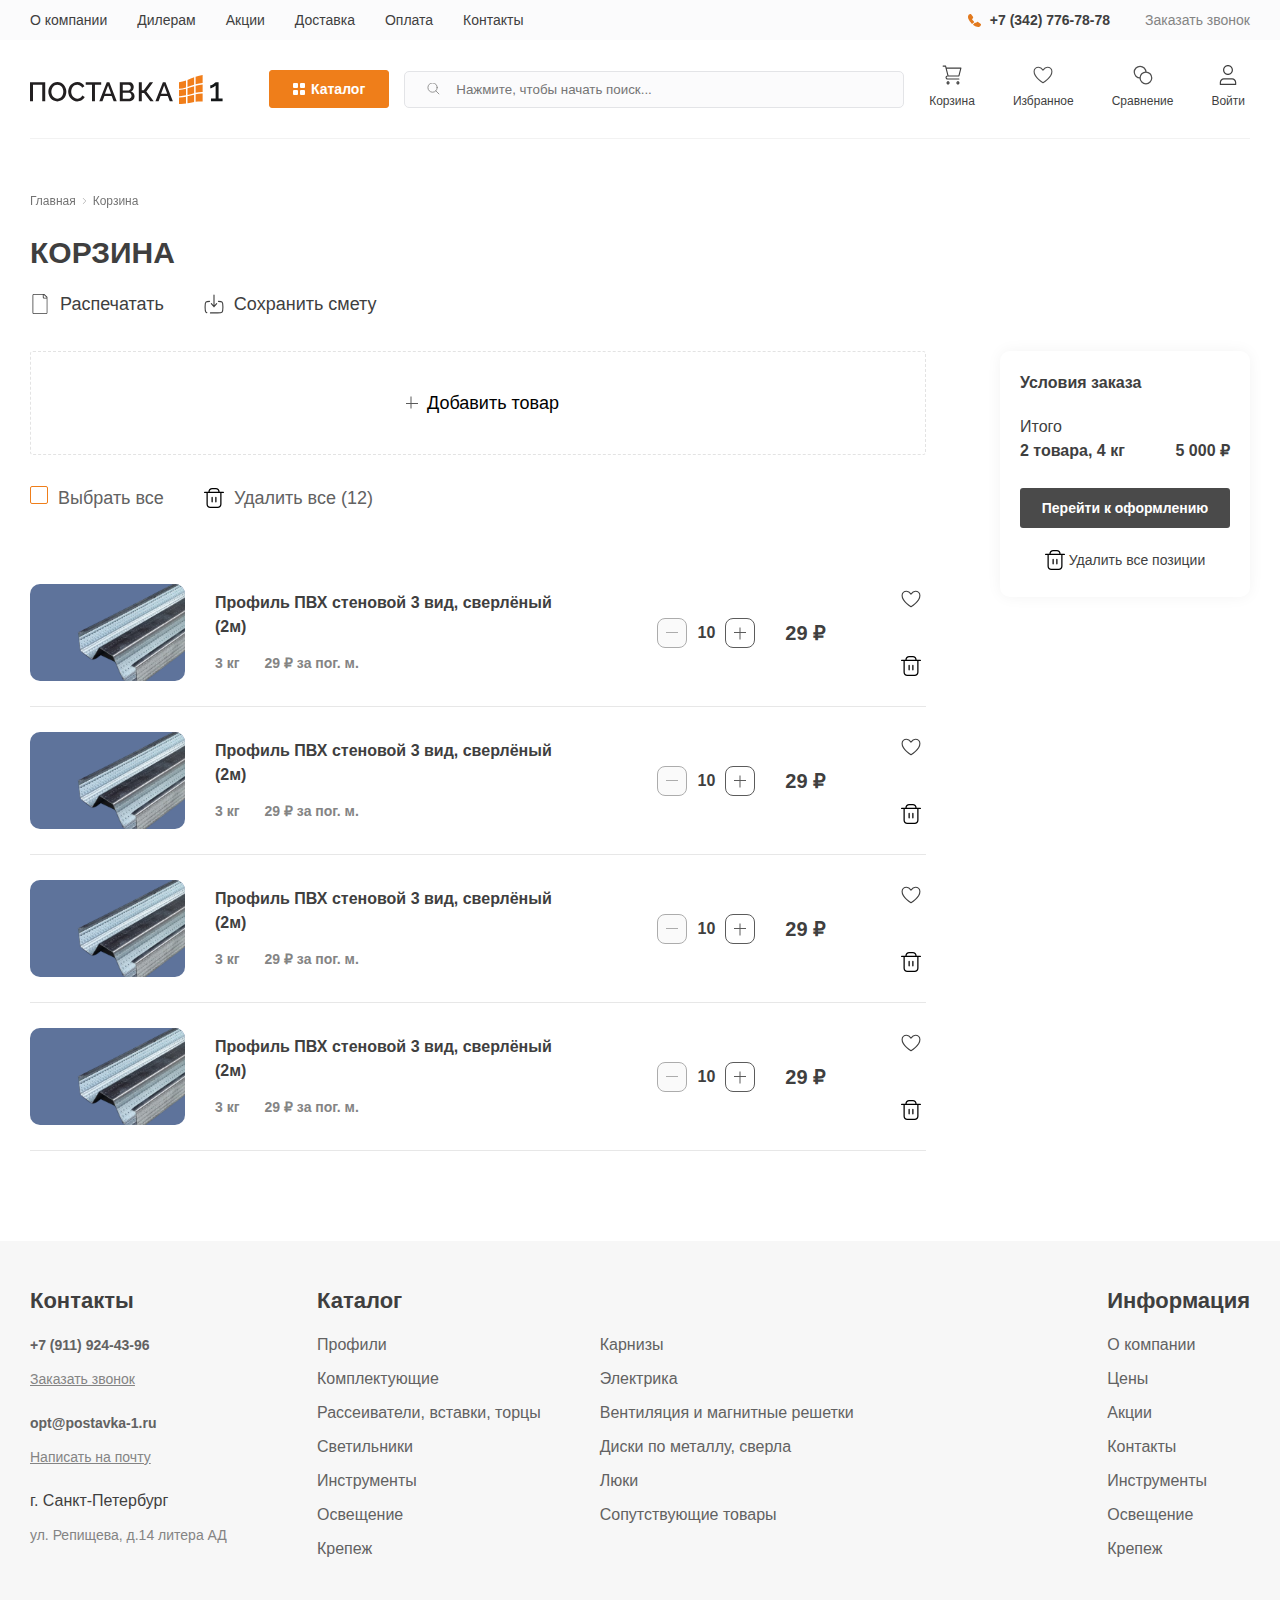
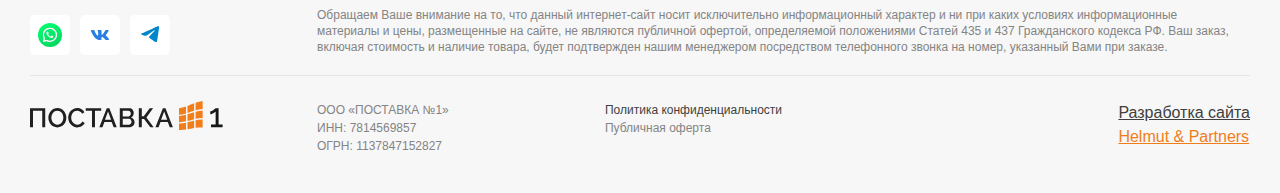
<file: cart.html>
<!DOCTYPE html>
<html lang="кг">

<head>
    <meta charset="UTF-8">
    <meta name="viewport" content="width=device-width, initial-scale=1.0">
    <link rel="icon" href="./assets/images/icons/favicon.svg" type="image/svg">
    <link rel="stylesheet" href="https://cdn.jsdelivr.net/npm/swiper@11/swiper-bundle.min.css" />
    <link rel="stylesheet" href="./assets/fonts/fonts.css">
    <link rel="stylesheet" href="./assets/css/style.css">
    <title>Корзина</title>
</head>

<body>
    <header class="header" id="header">
        <div class="header-bg">
            <div class="container">
                <div class="header__container dFlex">
                    <nav class="header__container-nav">
                        <ul class="header__container-nav__lists dFlex">
                            <li class="header__container-nav__list">
                                <a class="header__container-nav__link" href="#">О компании</a>
                            </li>
                            <li class="header__container-nav__list">
                                <a class="header__container-nav__link" href="#">Дилерам</a>
                            </li>
                            <li class="header__container-nav__list">
                                <a class="header__container-nav__link" href="#">Акции</a>
                            </li>
                            <li class="header__container-nav__list">
                                <a class="header__container-nav__link" href="#">Доставка</a>
                            </li>
                            <li class="header__container-nav__list">
                                <a class="header__container-nav__link" href="#">Оплата</a>
                            </li>
                            <li class="header__container-nav__list">
                                <a class="header__container-nav__link" href="#">Контакты</a>
                            </li>
                        </ul>
                    </nav>
                    <div class="header__container-telephone dFlex">
                        <a class="header__container-telephone__link dFlex" href="tel:+73427767878">
                            <img class="header__container-telephone__icon" src="./assets/images/icons/call-icon.svg"
                                alt="Телефон">
                            +7 (342) 776-78-78
                        </a>
                        <a href="tel:+73427767878" class="header__container-telephone__text">Заказать звонок</a>
                    </div>
                </div>
            </div>
        </div>
        <div class="container">
            <div class="header__block">
                <div class="header__block-container dFlex">
                    <div class="header__block-container__box aIc dFlex">
                        <a class="header__block-container__box-logo" href="#">
                            <img class="header__block-container__box-logo__icon" src="./assets/images/icons/logo.svg"
                                alt="Поставка№1">
                        </a>
                        <button class="btn active header__block-btn dFlex" type="button">
                            <div class="header__block-btn__square dGrid">
                                <span></span>
                                <span></span>
                                <span></span>
                                <span></span>
                            </div>
                            Каталог
                        </button>
                        <form class="header__block-form" action="https://jsonplaceholder.typicode.com/posts"
                            method="post">
                            <label class="header__block-label" for="search">
                                <input class="header__block-label__input inputSearch" type="search" name="search"
                                    id="search" placeholder="Нажмите, чтобы начать поиск..." required>
                                <button class="btn__form-search" type="submit"></button>
                            </label>
                        </form>
                    </div>
                    <ul class="header__block-path__page-lists dFlex">
                        <li class="header__block-path__page-list">
                            <a class="header__block-path__page-link dFlex" href="#">
                                <svg width="18" height="18" viewBox="0 0 18 18" fill="none"
                                    xmlns="http://www.w3.org/2000/svg">
                                    <path
                                        d="M1 0.5C0.723858 0.5 0.5 0.723858 0.5 1C0.5 1.27614 0.723858 1.5 1 1.5L1 0.5ZM3.22222 1L3.70729 0.878732C3.65165 0.656149 3.45166 0.5 3.22222 0.5V1ZM15.2222 13.0556C15.4984 13.0556 15.7222 12.8317 15.7222 12.5556C15.7222 12.2794 15.4984 12.0556 15.2222 12.0556V13.0556ZM17 2.77778L17.4851 2.89905C17.5224 2.74968 17.4889 2.59143 17.3941 2.47007C17.2993 2.34871 17.154 2.27778 17 2.27778V2.77778ZM15.2222 9.88889V10.3889C15.4517 10.3889 15.6516 10.2327 15.7073 10.0102L15.2222 9.88889ZM1 1.5H3.22222V0.5H1L1 1.5ZM2.73715 1.12127L3.1816 2.89905L4.15174 2.65651L3.70729 0.878732L2.73715 1.12127ZM3.1816 2.89905L4.95937 10.0102L5.92952 9.76762L4.15174 2.65651L3.1816 2.89905ZM5.44444 9.38889H5V10.3889H5.44444V9.38889ZM5 13.0556H15.2222V12.0556H5V13.0556ZM3.16667 11.2222C3.16667 12.2347 3.98748 13.0556 5 13.0556V12.0556C4.53976 12.0556 4.16667 11.6825 4.16667 11.2222H3.16667ZM5 9.38889C3.98748 9.38889 3.16667 10.2097 3.16667 11.2222H4.16667C4.16667 10.762 4.53976 10.3889 5 10.3889V9.38889ZM3.66667 3.27778H17V2.27778H3.66667V3.27778ZM16.5149 2.65651L14.7372 9.76762L15.7073 10.0102L17.4851 2.89905L16.5149 2.65651ZM15.2222 9.38889H5.44444V10.3889H15.2222V9.38889ZM14.7222 16.1111C14.7222 16.3259 14.5481 16.5 14.3333 16.5V17.5C15.1004 17.5 15.7222 16.8782 15.7222 16.1111H14.7222ZM14.3333 16.5C14.1186 16.5 13.9444 16.3259 13.9444 16.1111H12.9444C12.9444 16.8782 13.5663 17.5 14.3333 17.5V16.5ZM13.9444 16.1111C13.9444 15.8963 14.1186 15.7222 14.3333 15.7222V14.7222C13.5663 14.7222 12.9444 15.344 12.9444 16.1111H13.9444ZM14.3333 15.7222C14.5481 15.7222 14.7222 15.8963 14.7222 16.1111H15.7222C15.7222 15.344 15.1004 14.7222 14.3333 14.7222V15.7222ZM5.83333 16.1111C5.83333 16.3259 5.65922 16.5 5.44444 16.5V17.5C6.21151 17.5 6.83333 16.8782 6.83333 16.1111H5.83333ZM5.44444 16.5C5.22967 16.5 5.05556 16.3259 5.05556 16.1111H4.05556C4.05556 16.8782 4.67738 17.5 5.44444 17.5V16.5ZM5.05556 16.1111C5.05556 15.8963 5.22967 15.7222 5.44444 15.7222V14.7222C4.67738 14.7222 4.05556 15.344 4.05556 16.1111H5.05556ZM5.44444 15.7222C5.65922 15.7222 5.83333 15.8963 5.83333 16.1111H6.83333C6.83333 15.344 6.21151 14.7222 5.44444 14.7222V15.7222Z"
                                        fill="#3F3F3F" />
                                </svg>
                                Корзина
                            </a>
                        </li>
                        <li class="header__block-path__page-list">
                            <a class="header__block-path__page-link dFlex" href="#">
                                <svg width="18" height="16" viewBox="0 0 18 16" fill="none"
                                    xmlns="http://www.w3.org/2000/svg">
                                    <path fill-rule="evenodd" clip-rule="evenodd"
                                        d="M17 4.9375C17 10.4013 9.00033 15 9.00033 15C9.00033 15 1 10.3333 1 4.94857C1 2.75 2.77778 1 5 1C7.22222 1 9 3.625 9 3.625C9 3.625 10.7778 1 13 1C15.2222 1 17 2.75 17 4.9375Z"
                                        stroke="#4F4F4F" stroke-linecap="round" stroke-linejoin="round" />
                                </svg>
                                Избранное
                            </a>
                        </li>
                        <li class="header__block-path__page-list">
                            <a class="header__block-path__page-link dFlex" href="#">
                                <svg width="16" height="16" viewBox="0 0 16 16" fill="none"
                                    xmlns="http://www.w3.org/2000/svg">
                                    <path
                                        d="M5.66667 10.3333C8.244 10.3333 10.3333 8.244 10.3333 5.66667C10.3333 3.08934 8.244 1 5.66667 1C3.08934 1 1 3.08934 1 5.66667C1 8.244 3.08934 10.3333 5.66667 10.3333Z"
                                        fill="white" stroke="#4F4F4F" />
                                    <path
                                        d="M10.3333 15.0001C12.9106 15.0001 15 12.9107 15 10.3334C15 7.75609 12.9106 5.66675 10.3333 5.66675C7.75596 5.66675 5.66663 7.75609 5.66663 10.3334C5.66663 12.9107 7.75596 15.0001 10.3333 15.0001Z"
                                        fill="white" stroke="#4F4F4F" />
                                </svg>
                                Сравнение
                            </a>
                        </li>
                        <li class="header__block-path__page-list">
                            <a class="header__block-path__page-link dFlex" href="#">
                                <svg width="15" height="17" viewBox="0 0 15 17" fill="none"
                                    xmlns="http://www.w3.org/2000/svg">
                                    <path fill-rule="evenodd" clip-rule="evenodd"
                                        d="M4.28571 4.26471C4.28571 2.45528 5.73113 1 7.5 1C9.26887 1 10.7143 2.45528 10.7143 4.26471C10.7143 6.07413 9.26887 7.52941 7.5 7.52941C5.73113 7.52941 4.28571 6.07413 4.28571 4.26471ZM7.5 0C5.16618 0 3.28571 1.91575 3.28571 4.26471C3.28571 6.61366 5.16618 8.52941 7.5 8.52941C9.83382 8.52941 11.7143 6.61366 11.7143 4.26471C11.7143 1.91575 9.83382 0 7.5 0ZM1.5 14.9314C1.5 13.4564 2.64539 12.2941 4.01786 12.2941H10.9821C12.3546 12.2941 13.5 13.4564 13.5 14.9314V16H1.5V14.9314ZM4.01786 11.2941C2.05689 11.2941 0.5 12.941 0.5 14.9314V16.5C0.5 16.7761 0.723858 17 1 17H14C14.2761 17 14.5 16.7761 14.5 16.5V14.9314C14.5 12.941 12.9431 11.2941 10.9821 11.2941H4.01786Z"
                                        fill="#3F3F3F" />
                                </svg>
                                Войти
                            </a>
                        </li>
                    </ul>
                </div>
            </div>
        </div>
    </header>

    <div class="container">
        <div class="path__block dFlex">
            <a href="#">Главная</a>
            <svg width="9" height="5" viewBox="0 0 9 5" fill="none" xmlns="http://www.w3.org/2000/svg">
                <path d="M8 0.75L4.5 4.25L1 0.75" stroke="#626262" stroke-linecap="round" stroke-linejoin="round" />
            </svg>
            <a href="#">Корзина</a>
        </div>
        <div class="dFlex card-product">
            <div class="cart__container-block">
                <div class="best-deals__texts card__product-block cart__block dFlex">
                    <h1 class="path__block-title">Корзина</h1>
                    <div class="cart__btn dFlex">
                        <a class="header__block-path__page-link dFlex" href="#">
                            <svg width="12" height="16" viewBox="0 0 12 16" fill="none"
                                xmlns="http://www.w3.org/2000/svg">
                                <path
                                    d="M12 2.75627C12 2.55147 11.929 2.41495 11.787 2.2784L9.65681 0.230402C9.44379 0.0256022 9.23077 -0.0426697 9.01775 0.0256022H1.1361C0.639053 -0.0426697 0.142023 0.36693 0 0.913074V14.9077C0 15.5221 0.497047 16 1.1361 16H10.7929C11.432 16 11.929 15.5221 11.929 14.9077V2.8928L12 2.75627C12 2.82455 12 2.82455 12 2.75627ZM11.2899 2.75627C11.3609 2.82455 11.2899 2.96107 11.2189 2.96107H9.30176C9.08875 2.96107 8.94674 2.82455 8.94674 2.61975V0.776546C8.94674 0.640018 9.08875 0.640018 9.15976 0.708274L11.2899 2.75627ZM11.3609 14.9077C11.3609 15.1808 11.1479 15.3856 10.8639 15.3856H1.1361C0.852071 15.3856 0.639053 15.1808 0.639053 14.9077V0.98133C0.710064 0.77653 0.852071 0.640002 1.1361 0.640002H8.23669V2.61975C8.23669 3.16587 8.66273 3.64375 9.30178 3.64375H11.3609V14.9077Z"
                                    fill="#3F3F3F" />
                            </svg>
                            Распечатать
                        </a>
                        <a class="header__block-path__page-link dFlex" href="#">
                            <svg width="18" height="18" viewBox="0 0 18 18" fill="none"
                                xmlns="http://www.w3.org/2000/svg">
                                <path
                                    d="M5.79995 17.0001H12.1999C14.4626 17.0001 15.5939 17.0001 16.2969 16.2971C16.9998 15.5942 16.9998 14.4628 16.9998 12.2001V11.4001C16.9998 9.13742 16.9998 8.00607 16.2969 7.30312C15.6822 6.68841 14.7399 6.61125 12.9999 6.60156M4.99996 6.60156C3.25995 6.61125 2.31763 6.68841 1.70294 7.30311C1 8.00607 1 9.13742 1 11.4001V12.2001C1 14.4628 1 15.5942 1.70294 16.2971C1.94277 16.5369 2.23248 16.6949 2.59998 16.7991"
                                    stroke="#3F3F3F" stroke-linecap="round" />
                                <path
                                    d="M8.99959 1V11.3999M8.99959 11.3999L6.59961 8.59993M8.99959 11.3999L11.3996 8.59993"
                                    stroke="#3F3F3F" stroke-linecap="round" stroke-linejoin="round" />
                            </svg>
                            Сохранить смету
                        </a>
                    </div>
                    <div class="cart__block-btn dFlex">
                        <div class="cart__block-btn__box">
                            <button type="button" class="cart__btn-add__product dFlex">
                                <span class="product__btn product__btn-add dFlex"></span>
                                <span>Добавить товар</span>
                            </button>
                            <div class="cart__btn dFlex">
                                <div class="aside__category-select__block-checkbox__list">
                                    <input class="aside__category-select__block-checkbox" type="checkbox" name="check1"
                                        id="check1">
                                    <label class="aside__category-select__block-checkbox__label" for="check1">Выбрать
                                        все
                                    </label>
                                </div>
                                <a class="header__block-path__page-link dFlex" href="#">
                                    <svg width="16" height="16" viewBox="0 0 16 16" fill="none"
                                        xmlns="http://www.w3.org/2000/svg">
                                        <path
                                            d="M9.5 0C11.1569 0 12.5 1.34315 12.5 3H15.5C15.7761 3 16 3.22386 16 3.5C16 3.77614 15.7761 4 15.5 4L14 3.9995V13C14 14.6569 12.6569 16 11 16H5C3.34315 16 2 14.6569 2 13V4H0.5C0.223858 4 0 3.77614 0 3.5C0 3.22386 0.223858 3 0.5 3H3.5C3.5 1.34315 4.84315 0 6.5 0H9.5ZM13 4H3V13C3 14.0711 3.84198 14.9455 4.90018 14.9976L5 15H11C12.0711 15 12.9455 14.158 12.9976 13.0998L13 13V4ZM6.5 7C6.77614 7 7 7.22386 7 7.5V11C7 11.2761 6.77614 11.5 6.5 11.5C6.22386 11.5 6 11.2761 6 11V7.5C6 7.22386 6.22386 7 6.5 7ZM9.5 7C9.77614 7 10 7.22386 10 7.5V11C10 11.2761 9.77614 11.5 9.5 11.5C9.22386 11.5 9 11.2761 9 11V7.5C9 7.22386 9.22386 7 9.5 7ZM9.5 1H6.5C5.4289 1 4.55446 1.84198 4.50245 2.90018L4.5 3H8H11.5C11.5 1.9289 10.658 1.05446 9.59982 1.00245L9.5 1Z"
                                            fill="black" />
                                    </svg>
                                    <span>Удалить все (<span>12</span>)</span>
                                </a>
                            </div>
                        </div>

                    </div>
                </div>
                <main class="main main__category card-products cart" id="main">
                    <section class="card-product__block">
                        <div class="product__content purple-blue dFlex">
                            <div class="dFlex card-product__block-box">
                                <div class="cart__container">
                                    <img class="product__swiper-slide" src="./assets/images/profiles-1.png"
                                        alt="Профиль ПВХ">
                                </div>
                                <div class="dFlex card-product__block-texts">
                                    <p class="card-product__block-text fwsb">Профиль ПВХ стеновой 3 вид, сверлёный (2м)
                                    </p>
                                    <div class="dFlex card-product__block-texts__price">
                                        <p class="product__text-price">3 кг</p>
                                        <p class="product__text-price">29 ₽ за пог. м.</p>
                                    </div>
                                </div>
                            </div>
                            <div class="product__count-price dFlex">
                                <div class="product__counter dFlex">
                                    <button type="button" class="product__btn product__btn-remove dFlex"
                                        disabled=""></button>
                                    <b class="product__count">10</b>
                                    <button type="button" class="product__btn product__btn-add dFlex"></button>
                                </div>
                                <div class="product__count-price__box dFlex">
                                    <p class="product__count-price__number">29</p>
                                    <span>₽</span>
                                </div>
                            </div>
                            <div class="cart-block__icons dFlex">
                                <a class="header__block-path__page-link dFlex" href="#">
                                    <svg width="18" height="16" viewBox="0 0 18 16" fill="none"
                                        xmlns="http://www.w3.org/2000/svg">
                                        <path fill-rule="evenodd" clip-rule="evenodd"
                                            d="M17 4.9375C17 10.4013 9.00033 15 9.00033 15C9.00033 15 1 10.3333 1 4.94857C1 2.75 2.77778 1 5 1C7.22222 1 9 3.625 9 3.625C9 3.625 10.7778 1 13 1C15.2222 1 17 2.75 17 4.9375Z"
                                            stroke="#3F3F3F" stroke-linecap="round" stroke-linejoin="round"></path>
                                    </svg>
                                </a>
                                <a class="header__block-path__page-link cart__btn-delete dFlex" href="#">
                                    <svg width="16" height="16" viewBox="0 0 16 16" fill="none"
                                        xmlns="http://www.w3.org/2000/svg">
                                        <path
                                            d="M9.5 0C11.1569 0 12.5 1.34315 12.5 3H15.5C15.7761 3 16 3.22386 16 3.5C16 3.77614 15.7761 4 15.5 4L14 3.9995V13C14 14.6569 12.6569 16 11 16H5C3.34315 16 2 14.6569 2 13V4H0.5C0.223858 4 0 3.77614 0 3.5C0 3.22386 0.223858 3 0.5 3H3.5C3.5 1.34315 4.84315 0 6.5 0H9.5ZM13 4H3V13C3 14.0711 3.84198 14.9455 4.90018 14.9976L5 15H11C12.0711 15 12.9455 14.158 12.9976 13.0998L13 13V4ZM6.5 7C6.77614 7 7 7.22386 7 7.5V11C7 11.2761 6.77614 11.5 6.5 11.5C6.22386 11.5 6 11.2761 6 11V7.5C6 7.22386 6.22386 7 6.5 7ZM9.5 7C9.77614 7 10 7.22386 10 7.5V11C10 11.2761 9.77614 11.5 9.5 11.5C9.22386 11.5 9 11.2761 9 11V7.5C9 7.22386 9.22386 7 9.5 7ZM9.5 1H6.5C5.4289 1 4.55446 1.84198 4.50245 2.90018L4.5 3H8H11.5C11.5 1.9289 10.658 1.05446 9.59982 1.00245L9.5 1Z"
                                            fill="black"></path>
                                    </svg>
                                </a>
                            </div>
                        </div>
                        <div class="product__content purple-blue dFlex">
                            <div class="dFlex card-product__block-box">
                                <div class="cart__container">
                                    <img class="product__swiper-slide" src="./assets/images/profiles-1.png"
                                        alt="Профиль ПВХ">
                                </div>
                                <div class="dFlex card-product__block-texts">
                                    <p class="card-product__block-text fwsb">Профиль ПВХ стеновой 3 вид, сверлёный (2м)
                                    </p>
                                    <div class="dFlex card-product__block-texts__price">
                                        <p class="product__text-price">3 кг</p>
                                        <p class="product__text-price">29 ₽ за пог. м.</p>
                                    </div>
                                </div>
                            </div>
                            <div class="product__count-price dFlex">
                                <div class="product__counter dFlex">
                                    <button type="button" class="product__btn product__btn-remove dFlex"
                                        disabled=""></button>
                                    <b class="product__count">10</b>
                                    <button type="button" class="product__btn product__btn-add dFlex"></button>
                                </div>
                                <div class="product__count-price__box dFlex">
                                    <p class="product__count-price__number">29</p>
                                    <span>₽</span>
                                </div>
                            </div>
                            <div class="cart-block__icons dFlex">
                                <a class="header__block-path__page-link dFlex" href="#">
                                    <svg width="18" height="16" viewBox="0 0 18 16" fill="none"
                                        xmlns="http://www.w3.org/2000/svg">
                                        <path fill-rule="evenodd" clip-rule="evenodd"
                                            d="M17 4.9375C17 10.4013 9.00033 15 9.00033 15C9.00033 15 1 10.3333 1 4.94857C1 2.75 2.77778 1 5 1C7.22222 1 9 3.625 9 3.625C9 3.625 10.7778 1 13 1C15.2222 1 17 2.75 17 4.9375Z"
                                            stroke="#3F3F3F" stroke-linecap="round" stroke-linejoin="round"></path>
                                    </svg>
                                </a>
                                <a class="header__block-path__page-link cart__btn-delete dFlex" href="#">
                                    <svg width="16" height="16" viewBox="0 0 16 16" fill="none"
                                        xmlns="http://www.w3.org/2000/svg">
                                        <path
                                            d="M9.5 0C11.1569 0 12.5 1.34315 12.5 3H15.5C15.7761 3 16 3.22386 16 3.5C16 3.77614 15.7761 4 15.5 4L14 3.9995V13C14 14.6569 12.6569 16 11 16H5C3.34315 16 2 14.6569 2 13V4H0.5C0.223858 4 0 3.77614 0 3.5C0 3.22386 0.223858 3 0.5 3H3.5C3.5 1.34315 4.84315 0 6.5 0H9.5ZM13 4H3V13C3 14.0711 3.84198 14.9455 4.90018 14.9976L5 15H11C12.0711 15 12.9455 14.158 12.9976 13.0998L13 13V4ZM6.5 7C6.77614 7 7 7.22386 7 7.5V11C7 11.2761 6.77614 11.5 6.5 11.5C6.22386 11.5 6 11.2761 6 11V7.5C6 7.22386 6.22386 7 6.5 7ZM9.5 7C9.77614 7 10 7.22386 10 7.5V11C10 11.2761 9.77614 11.5 9.5 11.5C9.22386 11.5 9 11.2761 9 11V7.5C9 7.22386 9.22386 7 9.5 7ZM9.5 1H6.5C5.4289 1 4.55446 1.84198 4.50245 2.90018L4.5 3H8H11.5C11.5 1.9289 10.658 1.05446 9.59982 1.00245L9.5 1Z"
                                            fill="black"></path>
                                    </svg>
                                </a>
                            </div>
                        </div>
                        <div class="product__content purple-blue dFlex">
                            <div class="dFlex card-product__block-box">
                                <div class="cart__container">
                                    <img class="product__swiper-slide" src="./assets/images/profiles-1.png"
                                        alt="Профиль ПВХ">
                                </div>
                                <div class="dFlex card-product__block-texts">
                                    <p class="card-product__block-text fwsb">Профиль ПВХ стеновой 3 вид, сверлёный (2м)
                                    </p>
                                    <div class="dFlex card-product__block-texts__price">
                                        <p class="product__text-price">3 кг</p>
                                        <p class="product__text-price">29 ₽ за пог. м.</p>
                                    </div>
                                </div>
                            </div>
                            <div class="product__count-price dFlex">
                                <div class="product__counter dFlex">
                                    <button type="button" class="product__btn product__btn-remove dFlex"
                                        disabled=""></button>
                                    <b class="product__count">10</b>
                                    <button type="button" class="product__btn product__btn-add dFlex"></button>
                                </div>
                                <div class="product__count-price__box dFlex">
                                    <p class="product__count-price__number">29</p>
                                    <span>₽</span>
                                </div>
                            </div>
                            <div class="cart-block__icons dFlex">
                                <a class="header__block-path__page-link dFlex" href="#">
                                    <svg width="18" height="16" viewBox="0 0 18 16" fill="none"
                                        xmlns="http://www.w3.org/2000/svg">
                                        <path fill-rule="evenodd" clip-rule="evenodd"
                                            d="M17 4.9375C17 10.4013 9.00033 15 9.00033 15C9.00033 15 1 10.3333 1 4.94857C1 2.75 2.77778 1 5 1C7.22222 1 9 3.625 9 3.625C9 3.625 10.7778 1 13 1C15.2222 1 17 2.75 17 4.9375Z"
                                            stroke="#3F3F3F" stroke-linecap="round" stroke-linejoin="round"></path>
                                    </svg>
                                </a>
                                <a class="header__block-path__page-link cart__btn-delete dFlex" href="#">
                                    <svg width="16" height="16" viewBox="0 0 16 16" fill="none"
                                        xmlns="http://www.w3.org/2000/svg">
                                        <path
                                            d="M9.5 0C11.1569 0 12.5 1.34315 12.5 3H15.5C15.7761 3 16 3.22386 16 3.5C16 3.77614 15.7761 4 15.5 4L14 3.9995V13C14 14.6569 12.6569 16 11 16H5C3.34315 16 2 14.6569 2 13V4H0.5C0.223858 4 0 3.77614 0 3.5C0 3.22386 0.223858 3 0.5 3H3.5C3.5 1.34315 4.84315 0 6.5 0H9.5ZM13 4H3V13C3 14.0711 3.84198 14.9455 4.90018 14.9976L5 15H11C12.0711 15 12.9455 14.158 12.9976 13.0998L13 13V4ZM6.5 7C6.77614 7 7 7.22386 7 7.5V11C7 11.2761 6.77614 11.5 6.5 11.5C6.22386 11.5 6 11.2761 6 11V7.5C6 7.22386 6.22386 7 6.5 7ZM9.5 7C9.77614 7 10 7.22386 10 7.5V11C10 11.2761 9.77614 11.5 9.5 11.5C9.22386 11.5 9 11.2761 9 11V7.5C9 7.22386 9.22386 7 9.5 7ZM9.5 1H6.5C5.4289 1 4.55446 1.84198 4.50245 2.90018L4.5 3H8H11.5C11.5 1.9289 10.658 1.05446 9.59982 1.00245L9.5 1Z"
                                            fill="black"></path>
                                    </svg>
                                </a>
                            </div>
                        </div>
                        <div class="product__content purple-blue dFlex">
                            <div class="dFlex card-product__block-box">
                                <div class="cart__container">
                                    <img class="product__swiper-slide" src="./assets/images/profiles-1.png"
                                        alt="Профиль ПВХ">
                                </div>
                                <div class="dFlex card-product__block-texts">
                                    <p class="card-product__block-text fwsb">Профиль ПВХ стеновой 3 вид, сверлёный (2м)
                                    </p>
                                    <div class="dFlex card-product__block-texts__price">
                                        <p class="product__text-price">3 кг</p>
                                        <p class="product__text-price">29 ₽ за пог. м.</p>
                                    </div>
                                </div>
                            </div>
                            <div class="product__count-price dFlex">
                                <div class="product__counter dFlex">
                                    <button type="button" class="product__btn product__btn-remove dFlex"
                                        disabled=""></button>
                                    <b class="product__count">10</b>
                                    <button type="button" class="product__btn product__btn-add dFlex"></button>
                                </div>
                                <div class="product__count-price__box dFlex">
                                    <p class="product__count-price__number">29</p>
                                    <span>₽</span>
                                </div>
                            </div>
                            <div class="cart-block__icons dFlex">
                                <a class="header__block-path__page-link dFlex" href="#">
                                    <svg width="18" height="16" viewBox="0 0 18 16" fill="none"
                                        xmlns="http://www.w3.org/2000/svg">
                                        <path fill-rule="evenodd" clip-rule="evenodd"
                                            d="M17 4.9375C17 10.4013 9.00033 15 9.00033 15C9.00033 15 1 10.3333 1 4.94857C1 2.75 2.77778 1 5 1C7.22222 1 9 3.625 9 3.625C9 3.625 10.7778 1 13 1C15.2222 1 17 2.75 17 4.9375Z"
                                            stroke="#3F3F3F" stroke-linecap="round" stroke-linejoin="round"></path>
                                    </svg>
                                </a>
                                <a class="header__block-path__page-link cart__btn-delete dFlex" href="#">
                                    <svg width="16" height="16" viewBox="0 0 16 16" fill="none"
                                        xmlns="http://www.w3.org/2000/svg">
                                        <path
                                            d="M9.5 0C11.1569 0 12.5 1.34315 12.5 3H15.5C15.7761 3 16 3.22386 16 3.5C16 3.77614 15.7761 4 15.5 4L14 3.9995V13C14 14.6569 12.6569 16 11 16H5C3.34315 16 2 14.6569 2 13V4H0.5C0.223858 4 0 3.77614 0 3.5C0 3.22386 0.223858 3 0.5 3H3.5C3.5 1.34315 4.84315 0 6.5 0H9.5ZM13 4H3V13C3 14.0711 3.84198 14.9455 4.90018 14.9976L5 15H11C12.0711 15 12.9455 14.158 12.9976 13.0998L13 13V4ZM6.5 7C6.77614 7 7 7.22386 7 7.5V11C7 11.2761 6.77614 11.5 6.5 11.5C6.22386 11.5 6 11.2761 6 11V7.5C6 7.22386 6.22386 7 6.5 7ZM9.5 7C9.77614 7 10 7.22386 10 7.5V11C10 11.2761 9.77614 11.5 9.5 11.5C9.22386 11.5 9 11.2761 9 11V7.5C9 7.22386 9.22386 7 9.5 7ZM9.5 1H6.5C5.4289 1 4.55446 1.84198 4.50245 2.90018L4.5 3H8H11.5C11.5 1.9289 10.658 1.05446 9.59982 1.00245L9.5 1Z"
                                            fill="black"></path>
                                    </svg>
                                </a>
                            </div>
                        </div>
                    </section>
                </main>
            </div>
            <aside class="main__profile-product__price cart__aside dFlex">
                <p class="cart__text fwsb">Условия заказа</p>
                <p class="cart__paragraph">Итого</p>
                <div class="dFlex cart__block-texts">
                    <p class="cart__paragraph fwsb">2 товара, 4 кг</p>
                    <p class="cart__paragraph fwsb"><span>5 000</span> ₽</p>
                </div>
                <button type="button" class="btn btnGrey main__profile-btn">Перейти к оформлению</button>
                <a class="header__block-path__page-link cart__btn-delete dFlex" href="#">
                    <svg width="16" height="16" viewBox="0 0 16 16" fill="none" xmlns="http://www.w3.org/2000/svg">
                        <path
                            d="M9.5 0C11.1569 0 12.5 1.34315 12.5 3H15.5C15.7761 3 16 3.22386 16 3.5C16 3.77614 15.7761 4 15.5 4L14 3.9995V13C14 14.6569 12.6569 16 11 16H5C3.34315 16 2 14.6569 2 13V4H0.5C0.223858 4 0 3.77614 0 3.5C0 3.22386 0.223858 3 0.5 3H3.5C3.5 1.34315 4.84315 0 6.5 0H9.5ZM13 4H3V13C3 14.0711 3.84198 14.9455 4.90018 14.9976L5 15H11C12.0711 15 12.9455 14.158 12.9976 13.0998L13 13V4ZM6.5 7C6.77614 7 7 7.22386 7 7.5V11C7 11.2761 6.77614 11.5 6.5 11.5C6.22386 11.5 6 11.2761 6 11V7.5C6 7.22386 6.22386 7 6.5 7ZM9.5 7C9.77614 7 10 7.22386 10 7.5V11C10 11.2761 9.77614 11.5 9.5 11.5C9.22386 11.5 9 11.2761 9 11V7.5C9 7.22386 9.22386 7 9.5 7ZM9.5 1H6.5C5.4289 1 4.55446 1.84198 4.50245 2.90018L4.5 3H8H11.5C11.5 1.9289 10.658 1.05446 9.59982 1.00245L9.5 1Z"
                            fill="black" />
                    </svg>
                    <span>Удалить все позиции</span>
                </a>
            </aside>
        </div>
    </div>

    <footer class="footer" id="footer">
        <div class="container">
            <div class="footer__top dFlex">
                <div class="footer__top-contacts dFlex">
                    <div>
                        <h3 class="footer__subtitle">Контакты</h3>
                        <div class="footer__top-contacts__box dFlex">
                            <div class="footer__top-contacts__box-texts dFlex">
                                <a class="footer__top-contacts__box-texts__link" href="tel:+79119244396">+7 (911)
                                    924-43-96</a>
                                <a href="tel:+79119244396">Заказать
                                    звонок</a>
                            </div>
                            <div class="footer__top-contacts__box-texts dFlex">
                                <a class="footer__top-contacts__box-texts__link"
                                    href="mailto:opt@postavka-1.ru">opt@postavka-1.ru</a>
                                <a href="mailto:opt@postavka-1.ru">Написать на почту</a>
                            </div>
                            <div class="footer__top-contacts__box-texts dFlex">
                                <p>г. Санкт-Петербург</p>
                                <p class="footer__top-contacts__box-street">ул. Репищева, д.14 литера АД</p>
                            </div>
                        </div>
                    </div>
                    <div class="footer__top-contacts__social dFlex">
                        <a href="#"></a>
                        <a href="#"></a>
                        <a href="#"></a>
                    </div>
                </div>
                <div class="footer__top-box">
                    <div class="footer__top-box__block dFlex">
                        <div class="footer__top-catalog">
                            <h3 class="footer__subtitle">Каталог</h3>
                            <div class="footer__top-catalog__box dFlex">
                                <ul class="footer__top-catalog__lists dFlex">
                                    <li class="footer__top-catalog__list">
                                        <a class="footer__top-catalog__link" href="#">Профили</a>
                                    </li>
                                    <li class="footer__top-catalog__list">
                                        <a class="footer__top-catalog__link" href="#">Комплектующие</a>
                                    </li>
                                    <li class="footer__top-catalog__list">
                                        <a class="footer__top-catalog__link" href="#">Рассеиватели, вставки, торцы</a>
                                    </li>
                                    <li class="footer__top-catalog__list">
                                        <a class="footer__top-catalog__link" href="#">Светильники</a>
                                    </li>
                                    <li class="footer__top-catalog__list">
                                        <a class="footer__top-catalog__link" href="#">Инструменты</a>
                                    </li>
                                    <li class="footer__top-catalog__list">
                                        <a class="footer__top-catalog__link" href="#">Освещение</a>
                                    </li>
                                    <li class="footer__top-catalog__list">
                                        <a class="footer__top-catalog__link" href="#">Крепеж</a>
                                    </li>
                                </ul>
                                <ul class="footer__top-catalog__lists dFlex">
                                    <li class="footer__top-catalog__list">
                                        <a class="footer__top-catalog__link" href="#">Карнизы</a>
                                    </li>
                                    <li class="footer__top-catalog__list">
                                        <a class="footer__top-catalog__link" href="#">Электрика</a>
                                    </li>
                                    <li class="footer__top-catalog__list">
                                        <a class="footer__top-catalog__link" href="#">Вентиляция и магнитные решетки</a>
                                    </li>
                                    <li class="footer__top-catalog__list">
                                        <a class="footer__top-catalog__link" href="#">Диски по металлу, сверла</a>
                                    </li>
                                    <li class="footer__top-catalog__list">
                                        <a class="footer__top-catalog__link" href="#">Люки</a>
                                    </li>
                                    <li class="footer__top-catalog__list">
                                        <a class="footer__top-catalog__link" href="#">Сопутствующие товары</a>
                                    </li>
                                </ul>
                            </div>
                        </div>
                        <div class="footer__top-information">
                            <h3 class="footer__subtitle">Информация</h3>
                            <div>
                                <ul class="footer__top-catalog__lists dFlex">
                                    <li class="footer__top-catalog__list">
                                        <a class="footer__top-catalog__link" href="#">О компании</a>
                                    </li>
                                    <li class="footer__top-catalog__list">
                                        <a class="footer__top-catalog__link" href="#">Цены</a>
                                    </li>
                                    <li class="footer__top-catalog__list">
                                        <a class="footer__top-catalog__link" href="#">Акции</a>
                                    </li>
                                    <li class="footer__top-catalog__list">
                                        <a class="footer__top-catalog__link" href="#">Контакты</a>
                                    </li>
                                    <li class="footer__top-catalog__list">
                                        <a class="footer__top-catalog__link" href="#">Инструменты</a>
                                    </li>
                                    <li class="footer__top-catalog__list">
                                        <a class="footer__top-catalog__link" href="#">Освещение</a>
                                    </li>
                                    <li class="footer__top-catalog__list">
                                        <a class="footer__top-catalog__link" href="#">Крепеж</a>
                                    </li>
                                </ul>
                            </div>
                        </div>
                    </div>
                    <p class="footer__top-box__text">Обращаем Ваше внимание на то, что данный интернет-сайт носит
                        исключительно информационный характер и ни при каких
                        условиях информационные материалы и цены, размещенные на сайте, не являются публичной офертой,
                        определяемой положениями
                        Статей 435 и 437 Гражданского кодекса РФ. Ваш заказ, включая стоимость и наличие товара, будет
                        подтвержден нашим
                        менеджером посредством телефонного звонка на номер, указанный Вами при заказе.</p>
                </div>
            </div>
            <div class="footer__bottom dFlex">
                <a class="header__block-container__box-logo" href="#">
                    <img class="header__block-container__box-logo__icon" src="./assets/images/icons/logo.svg"
                        alt="Поставка№1">
                </a>
                <div class="footer__bottom-box dFlex">
                    <div class="footer__bottom-requisites dFlex">
                        <ul class="footer__bottom-requisites__lists">
                            <li class="footer__bottom-requisites__list footer__top-box__text">ООО «ПОСТАВКА №1»</li>
                            <li class="footer__bottom-requisites__list footer__top-box__text">ИНН: 7814569857</li>
                            <li class="footer__bottom-requisites__list footer__top-box__text">ОГРН: 1137847152827</li>
                        </ul>
                        <ul class="footer__bottom-requisites__lists">
                            <li class="footer__bottom-requisites__list footer__top-box__text">
                                <a href="#">Политика конфиденциальности</a>
                            </li>
                            <li class="footer__bottom-requisites__list footer__top-box__text">
                                <a href="#"></a>Публичная
                                оферта</a>
                            </li>
                        </ul>
                    </div>
                    <div class="footer__bottom-box__partners dFlex">
                        <a href="#" class="footer__bottom-box__partners-text">Разработка сайта</a>
                        <a href="#" class="footer__bottom-box__partner">Helmut & Partners</a>
                    </div>
                </div>
            </div>
        </div>
    </footer>
    <script src="https://cdn.jsdelivr.net/npm/swiper@11/swiper-bundle.min.js"></script>
    <script src="./assets/js/index.js"></script>
</body>

</html>
</file>
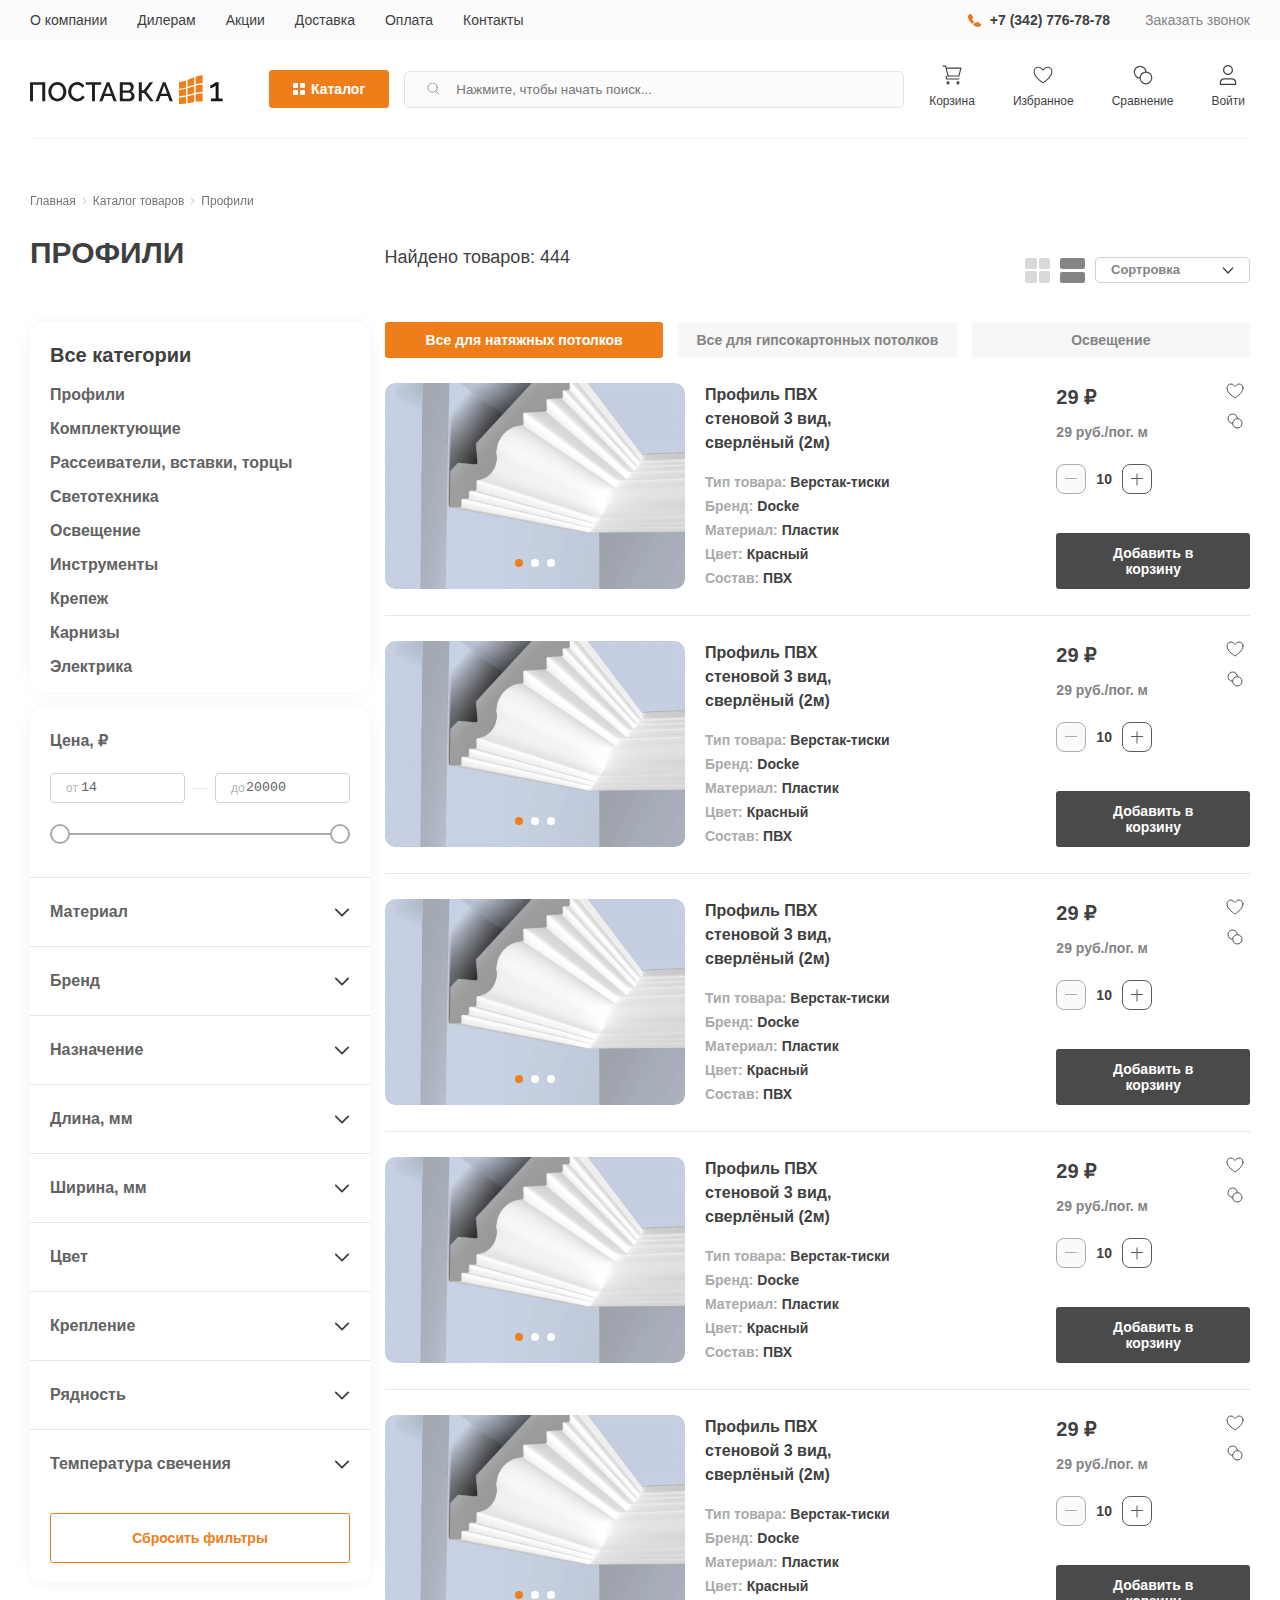
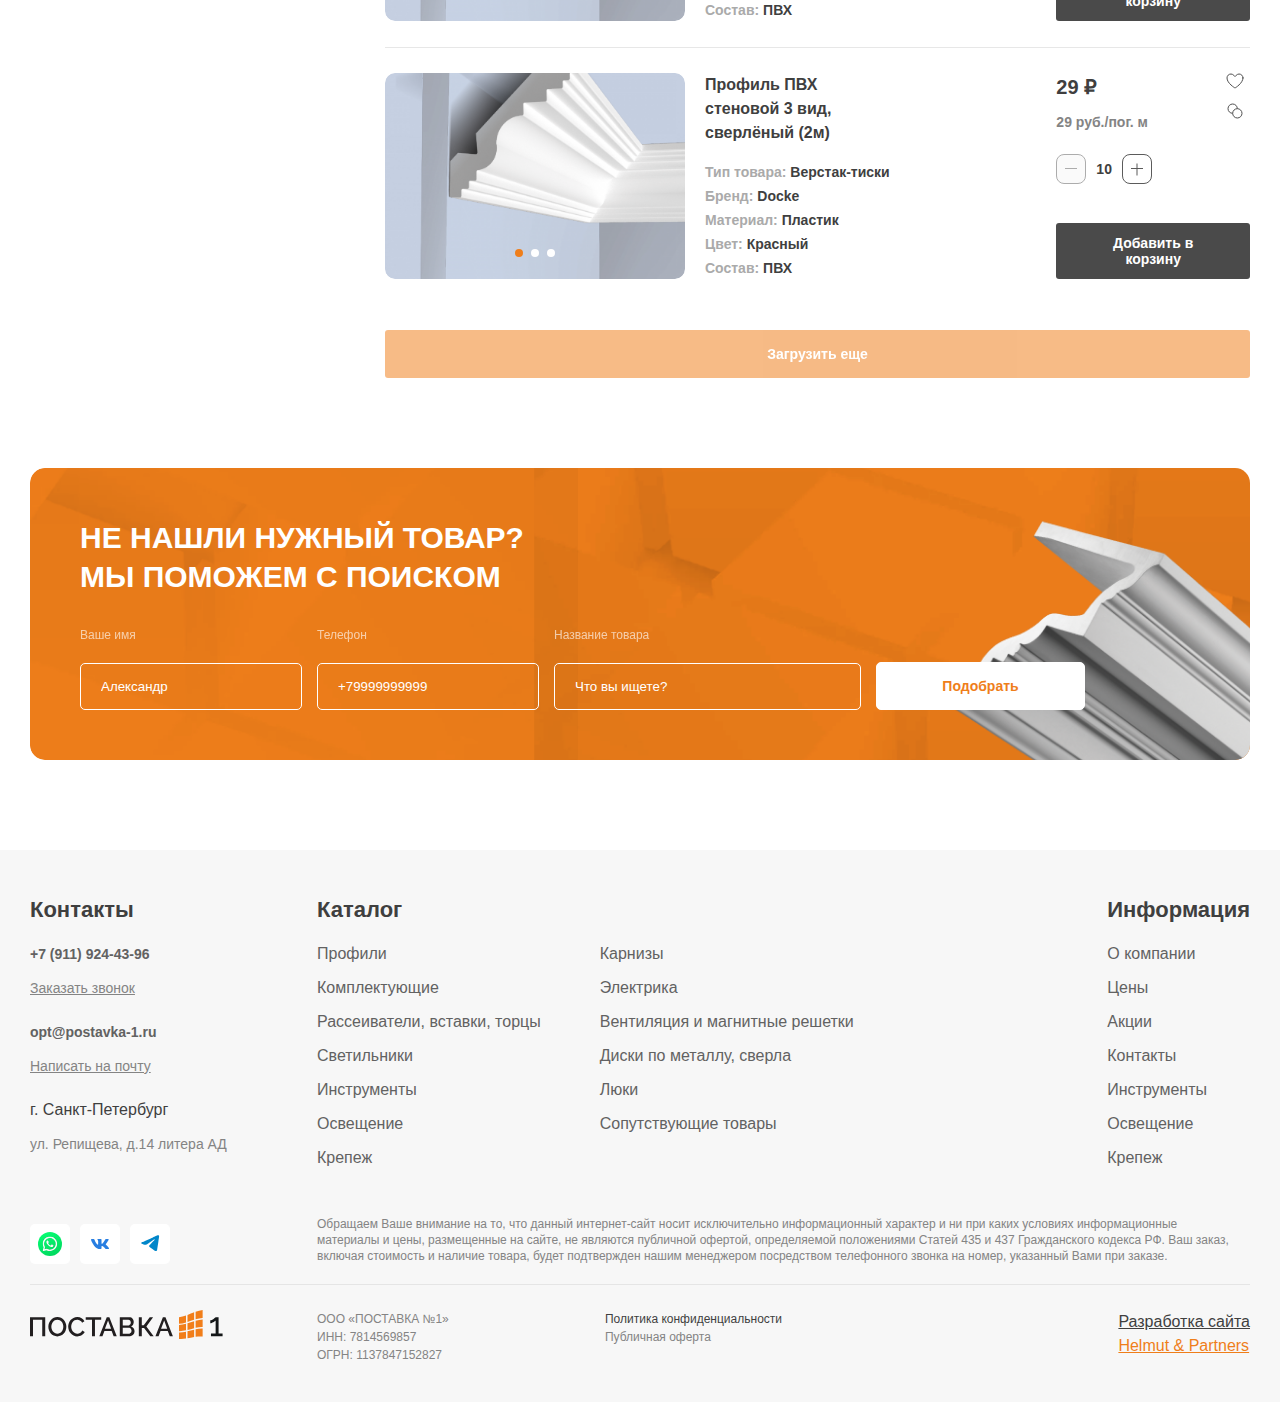
<file: catalog-products-row.html>
<!DOCTYPE html>
<html lang="кг">

<head>
    <meta charset="UTF-8">
    <meta name="viewport" content="width=device-width, initial-scale=1.0">
    <link rel="icon" href="./assets/images/icons/favicon.svg" type="image/svg">
    <link rel="stylesheet" href="https://cdn.jsdelivr.net/npm/swiper@11/swiper-bundle.min.css" />
    <link rel="stylesheet" href="./assets/fonts/fonts.css">
    <link rel="stylesheet" href="./assets/css/style.css">
    <title>Главная</title>
</head>

<body>
    <header class="header" id="header">
        <div class="header-bg">
            <div class="container">
                <div class="header__container dFlex">
                    <nav class="header__container-nav">
                        <ul class="header__container-nav__lists dFlex">
                            <li class="header__container-nav__list">
                                <a class="header__container-nav__link" href="#">О компании</a>
                            </li>
                            <li class="header__container-nav__list">
                                <a class="header__container-nav__link" href="#">Дилерам</a>
                            </li>
                            <li class="header__container-nav__list">
                                <a class="header__container-nav__link" href="#">Акции</a>
                            </li>
                            <li class="header__container-nav__list">
                                <a class="header__container-nav__link" href="#">Доставка</a>
                            </li>
                            <li class="header__container-nav__list">
                                <a class="header__container-nav__link" href="#">Оплата</a>
                            </li>
                            <li class="header__container-nav__list">
                                <a class="header__container-nav__link" href="#">Контакты</a>
                            </li>
                        </ul>
                    </nav>
                    <div class="header__container-telephone dFlex">
                        <a class="header__container-telephone__link dFlex" href="tel:+73427767878">
                            <img class="header__container-telephone__icon" src="./assets/images/icons/call-icon.svg"
                                alt="Телефон">
                            +7 (342) 776-78-78
                        </a>
                        <a href="tel:+73427767878" class="header__container-telephone__text">Заказать звонок</a>
                    </div>
                </div>
            </div>
        </div>
        <div class="container">
            <div class="header__block">
                <div class="header__block-container dFlex">
                    <div class="header__block-container__box aIc dFlex">
                        <a class="header__block-container__box-logo" href="#">
                            <img class="header__block-container__box-logo__icon" src="./assets/images/icons/logo.svg"
                                alt="Поставка№1">
                        </a>
                        <button class="btn active header__block-btn dFlex" type="button">
                            <div class="header__block-btn__square dGrid">
                                <span></span>
                                <span></span>
                                <span></span>
                                <span></span>
                            </div>
                            Каталог
                        </button>
                        <form class="header__block-form" action="https://jsonplaceholder.typicode.com/posts"
                            method="post">
                            <label class="header__block-label" for="search">
                                <input class="header__block-label__input inputSearch" type="search" name="search"
                                    id="search" placeholder="Нажмите, чтобы начать поиск..." required>
                                <button class="btn__form-search" type="submit"></button>
                            </label>
                        </form>
                    </div>
                    <ul class="header__block-path__page-lists dFlex">
                        <li class="header__block-path__page-list">
                            <a class="header__block-path__page-link dFlex" href="#">
                                <svg width="18" height="18" viewBox="0 0 18 18" fill="none"
                                    xmlns="http://www.w3.org/2000/svg">
                                    <path
                                        d="M1 0.5C0.723858 0.5 0.5 0.723858 0.5 1C0.5 1.27614 0.723858 1.5 1 1.5L1 0.5ZM3.22222 1L3.70729 0.878732C3.65165 0.656149 3.45166 0.5 3.22222 0.5V1ZM15.2222 13.0556C15.4984 13.0556 15.7222 12.8317 15.7222 12.5556C15.7222 12.2794 15.4984 12.0556 15.2222 12.0556V13.0556ZM17 2.77778L17.4851 2.89905C17.5224 2.74968 17.4889 2.59143 17.3941 2.47007C17.2993 2.34871 17.154 2.27778 17 2.27778V2.77778ZM15.2222 9.88889V10.3889C15.4517 10.3889 15.6516 10.2327 15.7073 10.0102L15.2222 9.88889ZM1 1.5H3.22222V0.5H1L1 1.5ZM2.73715 1.12127L3.1816 2.89905L4.15174 2.65651L3.70729 0.878732L2.73715 1.12127ZM3.1816 2.89905L4.95937 10.0102L5.92952 9.76762L4.15174 2.65651L3.1816 2.89905ZM5.44444 9.38889H5V10.3889H5.44444V9.38889ZM5 13.0556H15.2222V12.0556H5V13.0556ZM3.16667 11.2222C3.16667 12.2347 3.98748 13.0556 5 13.0556V12.0556C4.53976 12.0556 4.16667 11.6825 4.16667 11.2222H3.16667ZM5 9.38889C3.98748 9.38889 3.16667 10.2097 3.16667 11.2222H4.16667C4.16667 10.762 4.53976 10.3889 5 10.3889V9.38889ZM3.66667 3.27778H17V2.27778H3.66667V3.27778ZM16.5149 2.65651L14.7372 9.76762L15.7073 10.0102L17.4851 2.89905L16.5149 2.65651ZM15.2222 9.38889H5.44444V10.3889H15.2222V9.38889ZM14.7222 16.1111C14.7222 16.3259 14.5481 16.5 14.3333 16.5V17.5C15.1004 17.5 15.7222 16.8782 15.7222 16.1111H14.7222ZM14.3333 16.5C14.1186 16.5 13.9444 16.3259 13.9444 16.1111H12.9444C12.9444 16.8782 13.5663 17.5 14.3333 17.5V16.5ZM13.9444 16.1111C13.9444 15.8963 14.1186 15.7222 14.3333 15.7222V14.7222C13.5663 14.7222 12.9444 15.344 12.9444 16.1111H13.9444ZM14.3333 15.7222C14.5481 15.7222 14.7222 15.8963 14.7222 16.1111H15.7222C15.7222 15.344 15.1004 14.7222 14.3333 14.7222V15.7222ZM5.83333 16.1111C5.83333 16.3259 5.65922 16.5 5.44444 16.5V17.5C6.21151 17.5 6.83333 16.8782 6.83333 16.1111H5.83333ZM5.44444 16.5C5.22967 16.5 5.05556 16.3259 5.05556 16.1111H4.05556C4.05556 16.8782 4.67738 17.5 5.44444 17.5V16.5ZM5.05556 16.1111C5.05556 15.8963 5.22967 15.7222 5.44444 15.7222V14.7222C4.67738 14.7222 4.05556 15.344 4.05556 16.1111H5.05556ZM5.44444 15.7222C5.65922 15.7222 5.83333 15.8963 5.83333 16.1111H6.83333C6.83333 15.344 6.21151 14.7222 5.44444 14.7222V15.7222Z"
                                        fill="#3F3F3F" />
                                </svg>
                                Корзина
                            </a>
                        </li>
                        <li class="header__block-path__page-list">
                            <a class="header__block-path__page-link dFlex" href="#">
                                <svg width="18" height="16" viewBox="0 0 18 16" fill="none"
                                    xmlns="http://www.w3.org/2000/svg">
                                    <path fill-rule="evenodd" clip-rule="evenodd"
                                        d="M17 4.9375C17 10.4013 9.00033 15 9.00033 15C9.00033 15 1 10.3333 1 4.94857C1 2.75 2.77778 1 5 1C7.22222 1 9 3.625 9 3.625C9 3.625 10.7778 1 13 1C15.2222 1 17 2.75 17 4.9375Z"
                                        stroke="#4F4F4F" stroke-linecap="round" stroke-linejoin="round" />
                                </svg>
                                Избранное
                            </a>
                        </li>
                        <li class="header__block-path__page-list">
                            <a class="header__block-path__page-link dFlex" href="#">
                                <svg width="16" height="16" viewBox="0 0 16 16" fill="none"
                                    xmlns="http://www.w3.org/2000/svg">
                                    <path
                                        d="M5.66667 10.3333C8.244 10.3333 10.3333 8.244 10.3333 5.66667C10.3333 3.08934 8.244 1 5.66667 1C3.08934 1 1 3.08934 1 5.66667C1 8.244 3.08934 10.3333 5.66667 10.3333Z"
                                        fill="white" stroke="#4F4F4F" />
                                    <path
                                        d="M10.3333 15.0001C12.9106 15.0001 15 12.9107 15 10.3334C15 7.75609 12.9106 5.66675 10.3333 5.66675C7.75596 5.66675 5.66663 7.75609 5.66663 10.3334C5.66663 12.9107 7.75596 15.0001 10.3333 15.0001Z"
                                        fill="white" stroke="#4F4F4F" />
                                </svg>
                                Сравнение
                            </a>
                        </li>
                        <li class="header__block-path__page-list">
                            <a class="header__block-path__page-link dFlex" href="#">
                                <svg width="15" height="17" viewBox="0 0 15 17" fill="none"
                                    xmlns="http://www.w3.org/2000/svg">
                                    <path fill-rule="evenodd" clip-rule="evenodd"
                                        d="M4.28571 4.26471C4.28571 2.45528 5.73113 1 7.5 1C9.26887 1 10.7143 2.45528 10.7143 4.26471C10.7143 6.07413 9.26887 7.52941 7.5 7.52941C5.73113 7.52941 4.28571 6.07413 4.28571 4.26471ZM7.5 0C5.16618 0 3.28571 1.91575 3.28571 4.26471C3.28571 6.61366 5.16618 8.52941 7.5 8.52941C9.83382 8.52941 11.7143 6.61366 11.7143 4.26471C11.7143 1.91575 9.83382 0 7.5 0ZM1.5 14.9314C1.5 13.4564 2.64539 12.2941 4.01786 12.2941H10.9821C12.3546 12.2941 13.5 13.4564 13.5 14.9314V16H1.5V14.9314ZM4.01786 11.2941C2.05689 11.2941 0.5 12.941 0.5 14.9314V16.5C0.5 16.7761 0.723858 17 1 17H14C14.2761 17 14.5 16.7761 14.5 16.5V14.9314C14.5 12.941 12.9431 11.2941 10.9821 11.2941H4.01786Z"
                                        fill="#3F3F3F" />
                                </svg>
                                Войти
                            </a>
                        </li>
                    </ul>
                </div>
            </div>
        </div>
    </header>
    <div class="container">
        <div class="path__block dFlex">
            <a href="#">Главная</a>
            <svg width="9" height="5" viewBox="0 0 9 5" fill="none" xmlns="http://www.w3.org/2000/svg">
                <path d="M8 0.75L4.5 4.25L1 0.75" stroke="#626262" stroke-linecap="round" stroke-linejoin="round" />
            </svg>
            <a href="#">Каталог товаров</a>
            <svg width="9" height="5" viewBox="0 0 9 5" fill="none" xmlns="http://www.w3.org/2000/svg">
                <path d="M8 0.75L4.5 4.25L1 0.75" stroke="#626262" stroke-linecap="round" stroke-linejoin="round" />
            </svg>
            <a href="#">Профили</a>
        </div>
        <div class="best-deals__texts block__title dFlex">
            <div class="profiles__product-texts dFlex">
                <h1 class="path__block-title">Профили</h1>
                <p class="profiles__product-text">Найдено товаров: <span>444</span></p>
            </div>
            <div class="block__title-position dFlex">
                <a href="#" class="block__title-position__squarу btn__position dGrid" data-tab="position1">
                    <span></span>
                    <span></span>
                    <span></span>
                    <span></span>
                </a>
                <a href="#" class="block__title-position__row btn__position active dFlex" data-tab="position2">
                    <span></span>
                    <span></span>
                </a>
                <div class="select">
                    <div class="select__btn dFlex">
                        <p>Сортровка</p>
                        <img src="./assets/images/icons/arrow.svg" alt="Стрелка">
                    </div>
                    <div class="select__content">
                        <ul class="dFlex">
                            <li>text</li>
                            <li>text</li>
                            <li>text</li>
                            <li>text</li>
                            <li>text</li>
                            <li>text</li>
                            <li>text</li>
                            <li>text</li>
                        </ul>
                    </div>
                </div>
            </div>
        </div>
        <div class="content__container dFlex">
            <aside class="aside dFlex">
                <div class="aside__category">
                    <div class="scrollbar__block aside__scrollbar">
                        <h2 class="aside__category-title">Все категории</h2>
                        <ul class="aside__category-lists dFlex">
                            <li>
                                <a class="aside__category-link" href="#">Профили</a>
                            </li>
                            <li>
                                <a class="aside__category-link" href="#">Комплектующие</a>
                            </li>
                            <li>
                                <a class="aside__category-link" href="#">Рассеиватели, вставки, торцы</a>
                            </li>
                            <li>
                                <a class="aside__category-link" href="#">Светотехника</a>
                            </li>
                            <li>
                                <a class="aside__category-link" href="#">Освещение</a>
                            </li>
                            <li>
                                <a class="aside__category-link" href="#">Инструменты</a>
                            </li>
                            <li>
                                <a class="aside__category-link" href="#">Крепеж</a>
                            </li>
                            <li>
                                <a class="aside__category-link" href="#">Карнизы</a>
                            </li>
                            <li>
                                <a class="aside__category-link" href="#">Электрика</a>
                            </li>
                            <li>
                                <a class="aside__category-link" href="#">Профили</a>
                            </li>
                            <li>
                                <a class="aside__category-link" href="#">Комплектующие</a>
                            </li>
                            <li>
                                <a class="aside__category-link" href="#">Рассеиватели, вставки, торцы</a>
                            </li>
                            <li>
                                <a class="aside__category-link" href="#">Светотехника</a>
                            </li>
                            <li>
                                <a class="aside__category-link" href="#">Освещение</a>
                            </li>
                            <li>
                                <a class="aside__category-link" href="#">Инструменты</a>
                            </li>
                            <li>
                                <a class="aside__category-link" href="#">Крепеж</a>
                            </li>
                            <li>
                                <a class="aside__category-link" href="#">Карнизы</a>
                            </li>
                            <li>
                                <a class="aside__category-link" href="#">Электрика</a>
                            </li>
                        </ul>
                    </div>
                </div>
                <div class="aside__category-select">
                    <div class="aside__category-select__block">
                        <div class="aside__category-select__box">
                            <p class="aside__category-link aside__category-select__box-text">Цена, ₽</p>
                            <div class="aside__category-select__box-inputs dFlex">
                                <label class="aside__category-select__box-label" for="inputPriceFrom">
                                    <div class="aside__category-select__box-label__box">
                                        <p class="aside__category-select__box-label__text">от</p>
                                        <textarea class="aside__category-select__box-label__textarea" name=""
                                            id="minOutput" data-target="minPrice">14</textarea>
                                    </div>
                                    <input class="aside__category-select__box-label__input" id="minPrice" type="range"
                                        name="inputPriceFrom" data-target="minOutput" min="14" max="10000" value="14"
                                        step="1">
                                </label>
                                <span></span>
                                <label class="aside__category-select__box-label" for="inputPriceFrom">
                                    <div class="aside__category-select__box-label__box">
                                        <p class="aside__category-select__box-label__text">до</p>
                                        <textarea class="aside__category-select__box-label__textarea" name=""
                                            id="maxOutput" data-target="maxPrice">20000</textarea>
                                    </div>
                                    <input class="aside__category-select__box-label__input" id="maxPrice" type="range"
                                        name="inputPriceFBefore" data-target="maxOutput" min="10000" max="20000"
                                        value="20000" step="1">
                                </label>
                            </div>
                        </div>
                    </div>
                    <div class="aside__category-select__block">
                        <div class="aside__category-select__block_box">
                            <div class="aside__category-select__box">
                                <div class="aside__category-select__box-select dFlex" data-select="select1">
                                    <p class="aside__category-link aside__category-select__box-text">Материал</p>
                                    <img src="./assets/images/icons/arrow.svg" alt="Стрелка">
                                </div>
                            </div>
                        </div>
                        <ul class="aside__category-select__block-checkboxes__lists" id="select1">
                            <li class="aside__category-select__block-checkbox__list">
                                <input class="aside__category-select__block-checkbox" type="checkbox" name="check1"
                                    id="check1">
                                <label class="aside__category-select__block-checkbox__label"
                                    for="check1">Аллюминий</label>
                            </li>
                            <li class="aside__category-select__block-checkbox__list">
                                <input class="aside__category-select__block-checkbox" type="checkbox" name="check2"
                                    id="check2">
                                <label class="aside__category-select__block-checkbox__label"
                                    for="check2">Пластик</label>
                            </li>
                            <li class="aside__category-select__block-checkbox__list">
                                <input class="aside__category-select__block-checkbox" type="checkbox" name="check3"
                                    id="check3">
                                <label class="aside__category-select__block-checkbox__label" for="check3">ДСП</label>
                            </li>
                            <li class="aside__category-select__block-checkbox__list">
                                <input class="aside__category-select__block-checkbox" type="checkbox" name="check4"
                                    id="check4">
                                <label class="aside__category-select__block-checkbox__label" for="check4">Железо</label>
                            </li>
                        </ul>
                    </div>
                    <div class="aside__category-select__block">
                        <div class="aside__category-select__block_box">
                            <div class="aside__category-select__box">
                                <div class="aside__category-select__box-select dFlex" data-select="select2">
                                    <p class="aside__category-link aside__category-select__box-text">Бренд</p>
                                    <img src="./assets/images/icons/arrow.svg" alt="Стрелка">
                                </div>
                            </div>
                        </div>
                        <ul class="aside__category-select__block-checkboxes__lists" id="select2">
                            <li class="aside__category-select__block-checkbox__list">
                                <input class="aside__category-select__block-checkbox" type="checkbox" name="check5"
                                    id="check5">
                                <label class="aside__category-select__block-checkbox__label"
                                    for="check5">Аллюминий</label>
                            </li>
                            <li class="aside__category-select__block-checkbox__list">
                                <input class="aside__category-select__block-checkbox" type="checkbox" name="check6"
                                    id="check6">
                                <label class="aside__category-select__block-checkbox__label"
                                    for="check6">Пластик</label>
                            </li>
                            <li class="aside__category-select__block-checkbox__list">
                                <input class="aside__category-select__block-checkbox" type="checkbox" name="check7"
                                    id="check7">
                                <label class="aside__category-select__block-checkbox__label" for="check7">ДСП</label>
                            </li>
                            <li class="aside__category-select__block-checkbox__list">
                                <input class="aside__category-select__block-checkbox" type="checkbox" name="check8"
                                    id="check8">
                                <label class="aside__category-select__block-checkbox__label" for="check8">Железо</label>
                            </li>
                        </ul>
                    </div>
                    <div class="aside__category-select__block">
                        <div class="aside__category-select__block_box">
                            <div class="aside__category-select__box">
                                <div class="aside__category-select__box-select dFlex" data-select="select3">
                                    <p class="aside__category-link aside__category-select__box-text">Назначение</p>
                                    <img src="./assets/images/icons/arrow.svg" alt="Стрелка">
                                </div>

                            </div>
                        </div>
                        <ul class="aside__category-select__block-checkboxes__lists" id="select3">
                            <li class="aside__category-select__block-checkbox__list">
                                <input class="aside__category-select__block-checkbox" type="checkbox" name="check9"
                                    id="check9">
                                <label class="aside__category-select__block-checkbox__label"
                                    for="check9">Аллюминий</label>
                            </li>
                            <li class="aside__category-select__block-checkbox__list">
                                <input class="aside__category-select__block-checkbox" type="checkbox" name="check10"
                                    id="check10">
                                <label class="aside__category-select__block-checkbox__label"
                                    for="check10">Пластик</label>
                            </li>
                            <li class="aside__category-select__block-checkbox__list">
                                <input class="aside__category-select__block-checkbox" type="checkbox" name="check11"
                                    id="check11">
                                <label class="aside__category-select__block-checkbox__label" for="check11">ДСП</label>
                            </li>
                            <li class="aside__category-select__block-checkbox__list">
                                <input class="aside__category-select__block-checkbox" type="checkbox" name="check12"
                                    id="check12">
                                <label class="aside__category-select__block-checkbox__label"
                                    for="check12">Железо</label>
                            </li>
                        </ul>
                    </div>
                    <div class="aside__category-select__block">
                        <div class="aside__category-select__block_box">
                            <div class="aside__category-select__box">
                                <div class="aside__category-select__box-select dFlex" data-select="select4">
                                    <p class="aside__category-link aside__category-select__box-text">Длина, мм</p>
                                    <img src="./assets/images/icons/arrow.svg" alt="Стрелка">
                                </div>

                            </div>
                        </div>
                        <ul class="aside__category-select__block-checkboxes__lists" id="select4">
                            <li class="aside__category-select__block-checkbox__list">
                                <input class="aside__category-select__block-checkbox" type="checkbox" name="check13"
                                    id="check13">
                                <label class="aside__category-select__block-checkbox__label"
                                    for="check13">Аллюминий</label>
                            </li>
                            <li class="aside__category-select__block-checkbox__list">
                                <input class="aside__category-select__block-checkbox" type="checkbox" name="check14"
                                    id="check14">
                                <label class="aside__category-select__block-checkbox__label"
                                    for="check14">Пластик</label>
                            </li>
                            <li class="aside__category-select__block-checkbox__list">
                                <input class="aside__category-select__block-checkbox" type="checkbox" name="check15"
                                    id="check15">
                                <label class="aside__category-select__block-checkbox__label" for="check15">ДСП</label>
                            </li>
                            <li class="aside__category-select__block-checkbox__list">
                                <input class="aside__category-select__block-checkbox" type="checkbox" name="check16"
                                    id="check16">
                                <label class="aside__category-select__block-checkbox__label"
                                    for="check16">Железо</label>
                            </li>
                        </ul>
                    </div>
                    <div class="aside__category-select__block">
                        <div class="aside__category-select__block_box">
                            <div class="aside__category-select__box">
                                <div class="aside__category-select__box-select dFlex" data-select="select5">
                                    <p class="aside__category-link aside__category-select__box-text">Ширина, мм</p>
                                    <img src="./assets/images/icons/arrow.svg" alt="Стрелка">
                                </div>

                            </div>
                        </div>
                        <ul class="aside__category-select__block-checkboxes__lists" id="select5">
                            <li class="aside__category-select__block-checkbox__list">
                                <input class="aside__category-select__block-checkbox" type="checkbox" name="check17"
                                    id="check17">
                                <label class="aside__category-select__block-checkbox__label"
                                    for="check17">Аллюминий</label>
                            </li>
                            <li class="aside__category-select__block-checkbox__list">
                                <input class="aside__category-select__block-checkbox" type="checkbox" name="check18"
                                    id="check18">
                                <label class="aside__category-select__block-checkbox__label"
                                    for="check18">Пластик</label>
                            </li>
                            <li class="aside__category-select__block-checkbox__list">
                                <input class="aside__category-select__block-checkbox" type="checkbox" name="check19"
                                    id="check19">
                                <label class="aside__category-select__block-checkbox__label" for="check19">ДСП</label>
                            </li>
                            <li class="aside__category-select__block-checkbox__list">
                                <input class="aside__category-select__block-checkbox" type="checkbox" name="check20"
                                    id="check20">
                                <label class="aside__category-select__block-checkbox__label"
                                    for="check20">Железо</label>
                            </li>
                        </ul>
                    </div>
                    <div class="aside__category-select__block">
                        <div class="aside__category-select__block_box">
                            <div class="aside__category-select__box">
                                <div class="aside__category-select__box-select dFlex" data-select="select6">
                                    <p class="aside__category-link aside__category-select__box-text">Цвет
                                    </p>
                                    <img src="./assets/images/icons/arrow.svg" alt="Стрелка">
                                </div>
                            </div>
                        </div>
                        <ul class="aside__category-select__block-checkboxes__lists" id="select6">
                            <li class="aside__category-select__block-checkbox__list">
                                <input class="aside__category-select__block-checkbox" type="checkbox" name="check21"
                                    id="check21">
                                <label class="aside__category-select__block-checkbox__label"
                                    for="check21">Аллюминий</label>
                            </li>
                            <li class="aside__category-select__block-checkbox__list">
                                <input class="aside__category-select__block-checkbox" type="checkbox" name="check22"
                                    id="check22">
                                <label class="aside__category-select__block-checkbox__label"
                                    for="check22">Пластик</label>
                            </li>
                            <li class="aside__category-select__block-checkbox__list">
                                <input class="aside__category-select__block-checkbox" type="checkbox" name="check23"
                                    id="check23">
                                <label class="aside__category-select__block-checkbox__label" for="check23">ДСП</label>
                            </li>
                            <li class="aside__category-select__block-checkbox__list">
                                <input class="aside__category-select__block-checkbox" type="checkbox" name="check24"
                                    id="check24">
                                <label class="aside__category-select__block-checkbox__label"
                                    for="check24">Железо</label>
                            </li>
                        </ul>
                    </div>
                    <div class="aside__category-select__block">
                        <div class="aside__category-select__block_box">
                            <div class="aside__category-select__box">
                                <div class="aside__category-select__box-select dFlex" data-select="select7">
                                    <p class="aside__category-link aside__category-select__box-text">Крепление</p>
                                    <img src="./assets/images/icons/arrow.svg" alt="Стрелка">
                                </div>
                            </div>
                        </div>
                        <ul class="aside__category-select__block-checkboxes__lists" id="select7">
                            <li class="aside__category-select__block-checkbox__list">
                                <input class="aside__category-select__block-checkbox" type="checkbox" name="check25"
                                    id="check25">
                                <label class="aside__category-select__block-checkbox__label"
                                    for="check25">Аллюминий</label>
                            </li>
                            <li class="aside__category-select__block-checkbox__list">
                                <input class="aside__category-select__block-checkbox" type="checkbox" name="check26"
                                    id="check26">
                                <label class="aside__category-select__block-checkbox__label"
                                    for="check26">Пластик</label>
                            </li>
                            <li class="aside__category-select__block-checkbox__list">
                                <input class="aside__category-select__block-checkbox" type="checkbox" name="check27"
                                    id="check27">
                                <label class="aside__category-select__block-checkbox__label" for="check27">ДСП</label>
                            </li>
                            <li class="aside__category-select__block-checkbox__list">
                                <input class="aside__category-select__block-checkbox" type="checkbox" name="check28"
                                    id="check28">
                                <label class="aside__category-select__block-checkbox__label"
                                    for="check28">Железо</label>
                            </li>
                        </ul>
                    </div>
                    <div class="aside__category-select__block">
                        <div class="aside__category-select__block_box">
                            <div class="aside__category-select__box">
                                <div class="aside__category-select__box-select dFlex" data-select="select8">
                                    <p class="aside__category-link aside__category-select__box-text">Рядность</p>
                                    <img src="./assets/images/icons/arrow.svg" alt="Стрелка">
                                </div>

                            </div>
                        </div>
                        <ul class="aside__category-select__block-checkboxes__lists" id="select8">
                            <li class="aside__category-select__block-checkbox__list">
                                <input class="aside__category-select__block-checkbox" type="checkbox" name="check29"
                                    id="check29">
                                <label class="aside__category-select__block-checkbox__label"
                                    for="check29">Аллюминий</label>
                            </li>
                            <li class="aside__category-select__block-checkbox__list">
                                <input class="aside__category-select__block-checkbox" type="checkbox" name="check30"
                                    id="check30">
                                <label class="aside__category-select__block-checkbox__label"
                                    for="check30">Пластик</label>
                            </li>
                            <li class="aside__category-select__block-checkbox__list">
                                <input class="aside__category-select__block-checkbox" type="checkbox" name="check31"
                                    id="check31">
                                <label class="aside__category-select__block-checkbox__label" for="check31">ДСП</label>
                            </li>
                            <li class="aside__category-select__block-checkbox__list">
                                <input class="aside__category-select__block-checkbox" type="checkbox" name="check32"
                                    id="check32">
                                <label class="aside__category-select__block-checkbox__label"
                                    for="check32">Железо</label>
                            </li>
                        </ul>
                    </div>
                    <div class="aside__category-select__block">
                        <div class="aside__category-select__block_box">
                            <div class="aside__category-select__box">
                                <div class="aside__category-select__box-select dFlex" data-select="select9">
                                    <p class="aside__category-link aside__category-select__box-text">Температура
                                        свечения
                                    </p>
                                    <img src="./assets/images/icons/arrow.svg" alt="Стрелка">
                                </div>

                            </div>
                        </div>
                        <ul class="aside__category-select__block-checkboxes__lists" id="select9">
                            <li class="aside__category-select__block-checkbox__list">
                                <input class="aside__category-select__block-checkbox" type="checkbox" name="check33"
                                    id="check33">
                                <label class="aside__category-select__block-checkbox__label"
                                    for="check33">Аллюминий</label>
                            </li>
                            <li class="aside__category-select__block-checkbox__list">
                                <input class="aside__category-select__block-checkbox" type="checkbox" name="check34"
                                    id="check34">
                                <label class="aside__category-select__block-checkbox__label"
                                    for="check34">Пластик</label>
                            </li>
                            <li class="aside__category-select__block-checkbox__list">
                                <input class="aside__category-select__block-checkbox" type="checkbox" name="check35"
                                    id="check35">
                                <label class="aside__category-select__block-checkbox__label" for="check35">ДСП</label>
                            </li>
                            <li class="aside__category-select__block-checkbox__list">
                                <input class="aside__category-select__block-checkbox" type="checkbox" name="check36"
                                    id="check36">
                                <label class="aside__category-select__block-checkbox__label"
                                    for="check36">Железо</label>
                            </li>
                        </ul>
                    </div>
                    <div class="aside__category-btn">
                        <button class="btnBorder btnBorder__aside" type="button">Сбросить фильтры</button>
                    </div>
                </div>
            </aside>
            <main class="main main__category main__profiles" id="main">
                <section class="section-main__catalog-cards">
                    <div class="best-deals__tabs dFlex">
                        <button class="btn btn-main__catalog-cards btn-main__catalog-cards-two active"
                            data-tab="tab1">Все для натяжных
                            потолков</button>
                        <button class="btn btn-main__catalog-cards btn-main__catalog-cards-two" data-tab="tab2">Все для
                            гипсокартонных
                            потолков</button>
                        <button class="btn btn-main__catalog-cards btn-main__catalog-cards-two"
                            data-tab="tab3">Освещение</button>
                    </div>
                    <div class="main__catalog-cards active" id="position2">
                        <div class="main__catalog-cards__block catalog__page active" id="tab1">
                            <div class="product__content periwinkle-crayola dFlex">
                                <div class="swiperWrapperProduct">
                                    <div
                                        class="swiper swiper-container product__swiper-container swiper-initialized swiper-horizontal swiper-backface-hidden">
                                        <div class="swiper-wrapper product__swiper-wrapper dFlex"
                                            id="swiper-wrapper-c3b176f82f2b5ac1" aria-live="polite">
                                            <img class="swiper-slide product__swiper-slide swiper-slide-active"
                                                src="./assets/images/profiles-5.png" alt="Профиль ПВХ" role="group"
                                                aria-label="1 / 3" data-swiper-slide-index="0"
                                                style="width: 410px; margin-right: 15px;">
                                            <img class="swiper-slide product__swiper-slide swiper-slide-next"
                                                src="./assets/images/profiles-5.png" alt="Профиль ПВХ" role="group"
                                                aria-label="2 / 3" data-swiper-slide-index="1"
                                                style="width: 410px; margin-right: 15px;">
                                            <img class="swiper-slide product__swiper-slide"
                                                src="./assets/images/profiles-5.png" alt="Профиль ПВХ" role="group"
                                                aria-label="3 / 3" data-swiper-slide-index="2"
                                                style="width: 410px; margin-right: 15px;">
                                        </div>
                                        <div
                                            class="swiper-pagination swiperWrapperProduct__paginations swiper-pagination-clickable swiper-pagination-bullets swiper-pagination-horizontal">
                                            <span class="swiper-pagination-bullet swiper-pagination-bullet-active"
                                                tabindex="0" role="button" aria-label="Go to slide 1"
                                                aria-current="true"></span><span class="swiper-pagination-bullet"
                                                tabindex="0" role="button" aria-label="Go to slide 2"></span><span
                                                class="swiper-pagination-bullet" tabindex="0" role="button"
                                                aria-label="Go to slide 3"></span>
                                        </div>
                                        <span class="swiper-notification" aria-live="assertive"
                                            aria-atomic="true"></span>
                                    </div>

                                </div>
                                <div class="product__texts main__profile-product__texts dFlex">
                                    <p class="product__text">Профиль ПВХ стеновой 3 вид, сверлёный (2м)</p>
                                    <ul class="main__profile-lists">
                                        <li class="main__profile-list"><span>Тип товара:</span> Верстак-тиски</li>
                                        <li class="main__profile-list"><span>Бренд:</span> Docke</li>
                                        <li class="main__profile-list"><span>Материал:</span> Пластик</li>
                                        <li class="main__profile-list"><span>Цвет:</span> Красный</li>
                                        <li class="main__profile-list"><span>Состав:</span> ПВХ</li>
                                    </ul>
                                </div>
                                <div class="main__profile-product__price dFlex">
                                    <div class="product__count-price__box dFlex">
                                        <p class="product__count-price__number">29</p>
                                        <span>₽</span>
                                    </div>
                                    <p class="product__text-price">29 руб./пог. м</p>
                                    <div class="product__count-price">
                                        <div class="product__counter dFlex">
                                            <button type="button" class="product__btn product__btn-remove dFlex"
                                                disabled=""></button>
                                            <b class="product__count">10</b>
                                            <button type="button" class="product__btn product__btn-add dFlex"></button>
                                        </div>
                                    </div>
                                    <button type="button" class="btn btnGrey main__profile-btn">Добавить в
                                        корзину</button>
                                </div>
                                <div class="swiperWrapperProduct__icons main__profile-product__icons dFlex">
                                    <div class="swiperWrapperProduct__icon dFlex">
                                        <svg width="18" height="16" viewBox="0 0 18 16" fill="none"
                                            xmlns="http://www.w3.org/2000/svg">
                                            <path fill-rule="evenodd" clip-rule="evenodd"
                                                d="M17 4.9375C17 10.4013 9.00033 15 9.00033 15C9.00033 15 1 10.3333 1 4.94857C1 2.75 2.77778 1 5 1C7.22222 1 9 3.625 9 3.625C9 3.625 10.7778 1 13 1C15.2222 1 17 2.75 17 4.9375Z"
                                                stroke="#4F4F4F" stroke-linecap="round" stroke-linejoin="round">
                                            </path>
                                        </svg>
                                    </div>
                                    <div class="swiperWrapperProduct__icon dFlex">
                                        <svg width="16" height="16" viewBox="0 0 16 16" fill="#4F4F4F"
                                            xmlns="http://www.w3.org/2000/svg">
                                            <path
                                                d="M5.66667 10.3333C8.244 10.3333 10.3333 8.244 10.3333 5.66667C10.3333 3.08934 8.244 1 5.66667 1C3.08934 1 1 3.08934 1 5.66667C1 8.244 3.08934 10.3333 5.66667 10.3333Z"
                                                fill="white" stroke="#4F4F4F"></path>
                                            <path
                                                d="M10.3333 15.0001C12.9106 15.0001 15 12.9107 15 10.3334C15 7.75609 12.9106 5.66675 10.3333 5.66675C7.75596 5.66675 5.66663 7.75609 5.66663 10.3334C5.66663 12.9107 7.75596 15.0001 10.3333 15.0001Z"
                                                fill="white" stroke="#4F4F4F"></path>
                                        </svg>
                                    </div>
                                </div>
                            </div>
                            <div class="product__content periwinkle-crayola dFlex">
                                <div class="swiperWrapperProduct">
                                    <div
                                        class="swiper swiper-container product__swiper-container swiper-initialized swiper-horizontal swiper-backface-hidden">
                                        <div class="swiper-wrapper product__swiper-wrapper dFlex"
                                            id="swiper-wrapper-c3b176f82f2b5ac1" aria-live="polite">
                                            <img class="swiper-slide product__swiper-slide swiper-slide-active"
                                                src="./assets/images/profiles-5.png" alt="Профиль ПВХ" role="group"
                                                aria-label="1 / 3" data-swiper-slide-index="0"
                                                style="width: 410px; margin-right: 15px;">
                                            <img class="swiper-slide product__swiper-slide swiper-slide-next"
                                                src="./assets/images/profiles-5.png" alt="Профиль ПВХ" role="group"
                                                aria-label="2 / 3" data-swiper-slide-index="1"
                                                style="width: 410px; margin-right: 15px;">
                                            <img class="swiper-slide product__swiper-slide"
                                                src="./assets/images/profiles-5.png" alt="Профиль ПВХ" role="group"
                                                aria-label="3 / 3" data-swiper-slide-index="2"
                                                style="width: 410px; margin-right: 15px;">
                                        </div>
                                        <div
                                            class="swiper-pagination swiperWrapperProduct__paginations swiper-pagination-clickable swiper-pagination-bullets swiper-pagination-horizontal">
                                            <span class="swiper-pagination-bullet swiper-pagination-bullet-active"
                                                tabindex="0" role="button" aria-label="Go to slide 1"
                                                aria-current="true"></span><span class="swiper-pagination-bullet"
                                                tabindex="0" role="button" aria-label="Go to slide 2"></span><span
                                                class="swiper-pagination-bullet" tabindex="0" role="button"
                                                aria-label="Go to slide 3"></span>
                                        </div>
                                        <span class="swiper-notification" aria-live="assertive"
                                            aria-atomic="true"></span>
                                    </div>

                                </div>
                                <div class="product__texts main__profile-product__texts dFlex">
                                    <p class="product__text">Профиль ПВХ стеновой 3 вид, сверлёный (2м)</p>
                                    <ul class="main__profile-lists">
                                        <li class="main__profile-list"><span>Тип товара:</span> Верстак-тиски</li>
                                        <li class="main__profile-list"><span>Бренд:</span> Docke</li>
                                        <li class="main__profile-list"><span>Материал:</span> Пластик</li>
                                        <li class="main__profile-list"><span>Цвет:</span> Красный</li>
                                        <li class="main__profile-list"><span>Состав:</span> ПВХ</li>
                                    </ul>
                                </div>
                                <div class="main__profile-product__price dFlex">
                                    <div class="product__count-price__box dFlex">
                                        <p class="product__count-price__number">29</p>
                                        <span>₽</span>
                                    </div>
                                    <p class="product__text-price">29 руб./пог. м</p>
                                    <div class="product__count-price">
                                        <div class="product__counter dFlex">
                                            <button type="button" class="product__btn product__btn-remove dFlex"
                                                disabled=""></button>
                                            <b class="product__count">10</b>
                                            <button type="button" class="product__btn product__btn-add dFlex"></button>
                                        </div>
                                    </div>
                                    <button type="button" class="btn btnGrey main__profile-btn">Добавить в
                                        корзину</button>
                                </div>
                                <div class="swiperWrapperProduct__icons main__profile-product__icons dFlex">
                                    <div class="swiperWrapperProduct__icon dFlex">
                                        <svg width="18" height="16" viewBox="0 0 18 16" fill="none"
                                            xmlns="http://www.w3.org/2000/svg">
                                            <path fill-rule="evenodd" clip-rule="evenodd"
                                                d="M17 4.9375C17 10.4013 9.00033 15 9.00033 15C9.00033 15 1 10.3333 1 4.94857C1 2.75 2.77778 1 5 1C7.22222 1 9 3.625 9 3.625C9 3.625 10.7778 1 13 1C15.2222 1 17 2.75 17 4.9375Z"
                                                stroke="#4F4F4F" stroke-linecap="round" stroke-linejoin="round">
                                            </path>
                                        </svg>
                                    </div>
                                    <div class="swiperWrapperProduct__icon dFlex">
                                        <svg width="16" height="16" viewBox="0 0 16 16" fill="#4F4F4F"
                                            xmlns="http://www.w3.org/2000/svg">
                                            <path
                                                d="M5.66667 10.3333C8.244 10.3333 10.3333 8.244 10.3333 5.66667C10.3333 3.08934 8.244 1 5.66667 1C3.08934 1 1 3.08934 1 5.66667C1 8.244 3.08934 10.3333 5.66667 10.3333Z"
                                                fill="white" stroke="#4F4F4F"></path>
                                            <path
                                                d="M10.3333 15.0001C12.9106 15.0001 15 12.9107 15 10.3334C15 7.75609 12.9106 5.66675 10.3333 5.66675C7.75596 5.66675 5.66663 7.75609 5.66663 10.3334C5.66663 12.9107 7.75596 15.0001 10.3333 15.0001Z"
                                                fill="white" stroke="#4F4F4F"></path>
                                        </svg>
                                    </div>
                                </div>
                            </div>
                            <div class="product__content periwinkle-crayola dFlex">
                                <div class="swiperWrapperProduct">
                                    <div
                                        class="swiper swiper-container product__swiper-container swiper-initialized swiper-horizontal swiper-backface-hidden">
                                        <div class="swiper-wrapper product__swiper-wrapper dFlex"
                                            id="swiper-wrapper-c3b176f82f2b5ac1" aria-live="polite">
                                            <img class="swiper-slide product__swiper-slide swiper-slide-active"
                                                src="./assets/images/profiles-5.png" alt="Профиль ПВХ" role="group"
                                                aria-label="1 / 3" data-swiper-slide-index="0"
                                                style="width: 410px; margin-right: 15px;">
                                            <img class="swiper-slide product__swiper-slide swiper-slide-next"
                                                src="./assets/images/profiles-5.png" alt="Профиль ПВХ" role="group"
                                                aria-label="2 / 3" data-swiper-slide-index="1"
                                                style="width: 410px; margin-right: 15px;">
                                            <img class="swiper-slide product__swiper-slide"
                                                src="./assets/images/profiles-5.png" alt="Профиль ПВХ" role="group"
                                                aria-label="3 / 3" data-swiper-slide-index="2"
                                                style="width: 410px; margin-right: 15px;">
                                        </div>
                                        <div
                                            class="swiper-pagination swiperWrapperProduct__paginations swiper-pagination-clickable swiper-pagination-bullets swiper-pagination-horizontal">
                                            <span class="swiper-pagination-bullet swiper-pagination-bullet-active"
                                                tabindex="0" role="button" aria-label="Go to slide 1"
                                                aria-current="true"></span><span class="swiper-pagination-bullet"
                                                tabindex="0" role="button" aria-label="Go to slide 2"></span><span
                                                class="swiper-pagination-bullet" tabindex="0" role="button"
                                                aria-label="Go to slide 3"></span>
                                        </div>
                                        <span class="swiper-notification" aria-live="assertive"
                                            aria-atomic="true"></span>
                                    </div>

                                </div>
                                <div class="product__texts main__profile-product__texts dFlex">
                                    <p class="product__text">Профиль ПВХ стеновой 3 вид, сверлёный (2м)</p>
                                    <ul class="main__profile-lists">
                                        <li class="main__profile-list"><span>Тип товара:</span> Верстак-тиски</li>
                                        <li class="main__profile-list"><span>Бренд:</span> Docke</li>
                                        <li class="main__profile-list"><span>Материал:</span> Пластик</li>
                                        <li class="main__profile-list"><span>Цвет:</span> Красный</li>
                                        <li class="main__profile-list"><span>Состав:</span> ПВХ</li>
                                    </ul>
                                </div>
                                <div class="main__profile-product__price dFlex">
                                    <div class="product__count-price__box dFlex">
                                        <p class="product__count-price__number">29</p>
                                        <span>₽</span>
                                    </div>
                                    <p class="product__text-price">29 руб./пог. м</p>
                                    <div class="product__count-price">
                                        <div class="product__counter dFlex">
                                            <button type="button" class="product__btn product__btn-remove dFlex"
                                                disabled=""></button>
                                            <b class="product__count">10</b>
                                            <button type="button" class="product__btn product__btn-add dFlex"></button>
                                        </div>
                                    </div>
                                    <button type="button" class="btn btnGrey main__profile-btn">Добавить в
                                        корзину</button>
                                </div>
                                <div class="swiperWrapperProduct__icons main__profile-product__icons dFlex">
                                    <div class="swiperWrapperProduct__icon dFlex">
                                        <svg width="18" height="16" viewBox="0 0 18 16" fill="none"
                                            xmlns="http://www.w3.org/2000/svg">
                                            <path fill-rule="evenodd" clip-rule="evenodd"
                                                d="M17 4.9375C17 10.4013 9.00033 15 9.00033 15C9.00033 15 1 10.3333 1 4.94857C1 2.75 2.77778 1 5 1C7.22222 1 9 3.625 9 3.625C9 3.625 10.7778 1 13 1C15.2222 1 17 2.75 17 4.9375Z"
                                                stroke="#4F4F4F" stroke-linecap="round" stroke-linejoin="round">
                                            </path>
                                        </svg>
                                    </div>
                                    <div class="swiperWrapperProduct__icon dFlex">
                                        <svg width="16" height="16" viewBox="0 0 16 16" fill="#4F4F4F"
                                            xmlns="http://www.w3.org/2000/svg">
                                            <path
                                                d="M5.66667 10.3333C8.244 10.3333 10.3333 8.244 10.3333 5.66667C10.3333 3.08934 8.244 1 5.66667 1C3.08934 1 1 3.08934 1 5.66667C1 8.244 3.08934 10.3333 5.66667 10.3333Z"
                                                fill="white" stroke="#4F4F4F"></path>
                                            <path
                                                d="M10.3333 15.0001C12.9106 15.0001 15 12.9107 15 10.3334C15 7.75609 12.9106 5.66675 10.3333 5.66675C7.75596 5.66675 5.66663 7.75609 5.66663 10.3334C5.66663 12.9107 7.75596 15.0001 10.3333 15.0001Z"
                                                fill="white" stroke="#4F4F4F"></path>
                                        </svg>
                                    </div>
                                </div>
                            </div>
                            <div class="product__content periwinkle-crayola dFlex">
                                <div class="swiperWrapperProduct">
                                    <div
                                        class="swiper swiper-container product__swiper-container swiper-initialized swiper-horizontal swiper-backface-hidden">
                                        <div class="swiper-wrapper product__swiper-wrapper dFlex"
                                            id="swiper-wrapper-c3b176f82f2b5ac1" aria-live="polite">
                                            <img class="swiper-slide product__swiper-slide swiper-slide-active"
                                                src="./assets/images/profiles-5.png" alt="Профиль ПВХ" role="group"
                                                aria-label="1 / 3" data-swiper-slide-index="0"
                                                style="width: 410px; margin-right: 15px;">
                                            <img class="swiper-slide product__swiper-slide swiper-slide-next"
                                                src="./assets/images/profiles-5.png" alt="Профиль ПВХ" role="group"
                                                aria-label="2 / 3" data-swiper-slide-index="1"
                                                style="width: 410px; margin-right: 15px;">
                                            <img class="swiper-slide product__swiper-slide"
                                                src="./assets/images/profiles-5.png" alt="Профиль ПВХ" role="group"
                                                aria-label="3 / 3" data-swiper-slide-index="2"
                                                style="width: 410px; margin-right: 15px;">
                                        </div>
                                        <div
                                            class="swiper-pagination swiperWrapperProduct__paginations swiper-pagination-clickable swiper-pagination-bullets swiper-pagination-horizontal">
                                            <span class="swiper-pagination-bullet swiper-pagination-bullet-active"
                                                tabindex="0" role="button" aria-label="Go to slide 1"
                                                aria-current="true"></span><span class="swiper-pagination-bullet"
                                                tabindex="0" role="button" aria-label="Go to slide 2"></span><span
                                                class="swiper-pagination-bullet" tabindex="0" role="button"
                                                aria-label="Go to slide 3"></span>
                                        </div>
                                        <span class="swiper-notification" aria-live="assertive"
                                            aria-atomic="true"></span>
                                    </div>

                                </div>
                                <div class="product__texts main__profile-product__texts dFlex">
                                    <p class="product__text">Профиль ПВХ стеновой 3 вид, сверлёный (2м)</p>
                                    <ul class="main__profile-lists">
                                        <li class="main__profile-list"><span>Тип товара:</span> Верстак-тиски</li>
                                        <li class="main__profile-list"><span>Бренд:</span> Docke</li>
                                        <li class="main__profile-list"><span>Материал:</span> Пластик</li>
                                        <li class="main__profile-list"><span>Цвет:</span> Красный</li>
                                        <li class="main__profile-list"><span>Состав:</span> ПВХ</li>
                                    </ul>
                                </div>
                                <div class="main__profile-product__price dFlex">
                                    <div class="product__count-price__box dFlex">
                                        <p class="product__count-price__number">29</p>
                                        <span>₽</span>
                                    </div>
                                    <p class="product__text-price">29 руб./пог. м</p>
                                    <div class="product__count-price">
                                        <div class="product__counter dFlex">
                                            <button type="button" class="product__btn product__btn-remove dFlex"
                                                disabled=""></button>
                                            <b class="product__count">10</b>
                                            <button type="button" class="product__btn product__btn-add dFlex"></button>
                                        </div>
                                    </div>
                                    <button type="button" class="btn btnGrey main__profile-btn">Добавить в
                                        корзину</button>
                                </div>
                                <div class="swiperWrapperProduct__icons main__profile-product__icons dFlex">
                                    <div class="swiperWrapperProduct__icon dFlex">
                                        <svg width="18" height="16" viewBox="0 0 18 16" fill="none"
                                            xmlns="http://www.w3.org/2000/svg">
                                            <path fill-rule="evenodd" clip-rule="evenodd"
                                                d="M17 4.9375C17 10.4013 9.00033 15 9.00033 15C9.00033 15 1 10.3333 1 4.94857C1 2.75 2.77778 1 5 1C7.22222 1 9 3.625 9 3.625C9 3.625 10.7778 1 13 1C15.2222 1 17 2.75 17 4.9375Z"
                                                stroke="#4F4F4F" stroke-linecap="round" stroke-linejoin="round">
                                            </path>
                                        </svg>
                                    </div>
                                    <div class="swiperWrapperProduct__icon dFlex">
                                        <svg width="16" height="16" viewBox="0 0 16 16" fill="#4F4F4F"
                                            xmlns="http://www.w3.org/2000/svg">
                                            <path
                                                d="M5.66667 10.3333C8.244 10.3333 10.3333 8.244 10.3333 5.66667C10.3333 3.08934 8.244 1 5.66667 1C3.08934 1 1 3.08934 1 5.66667C1 8.244 3.08934 10.3333 5.66667 10.3333Z"
                                                fill="white" stroke="#4F4F4F"></path>
                                            <path
                                                d="M10.3333 15.0001C12.9106 15.0001 15 12.9107 15 10.3334C15 7.75609 12.9106 5.66675 10.3333 5.66675C7.75596 5.66675 5.66663 7.75609 5.66663 10.3334C5.66663 12.9107 7.75596 15.0001 10.3333 15.0001Z"
                                                fill="white" stroke="#4F4F4F"></path>
                                        </svg>
                                    </div>
                                </div>
                            </div>
                            <div class="product__content periwinkle-crayola dFlex">
                                <div class="swiperWrapperProduct">
                                    <div
                                        class="swiper swiper-container product__swiper-container swiper-initialized swiper-horizontal swiper-backface-hidden">
                                        <div class="swiper-wrapper product__swiper-wrapper dFlex"
                                            id="swiper-wrapper-c3b176f82f2b5ac1" aria-live="polite">
                                            <img class="swiper-slide product__swiper-slide swiper-slide-active"
                                                src="./assets/images/profiles-5.png" alt="Профиль ПВХ" role="group"
                                                aria-label="1 / 3" data-swiper-slide-index="0"
                                                style="width: 410px; margin-right: 15px;">
                                            <img class="swiper-slide product__swiper-slide swiper-slide-next"
                                                src="./assets/images/profiles-5.png" alt="Профиль ПВХ" role="group"
                                                aria-label="2 / 3" data-swiper-slide-index="1"
                                                style="width: 410px; margin-right: 15px;">
                                            <img class="swiper-slide product__swiper-slide"
                                                src="./assets/images/profiles-5.png" alt="Профиль ПВХ" role="group"
                                                aria-label="3 / 3" data-swiper-slide-index="2"
                                                style="width: 410px; margin-right: 15px;">
                                        </div>
                                        <div
                                            class="swiper-pagination swiperWrapperProduct__paginations swiper-pagination-clickable swiper-pagination-bullets swiper-pagination-horizontal">
                                            <span class="swiper-pagination-bullet swiper-pagination-bullet-active"
                                                tabindex="0" role="button" aria-label="Go to slide 1"
                                                aria-current="true"></span><span class="swiper-pagination-bullet"
                                                tabindex="0" role="button" aria-label="Go to slide 2"></span><span
                                                class="swiper-pagination-bullet" tabindex="0" role="button"
                                                aria-label="Go to slide 3"></span>
                                        </div>
                                        <span class="swiper-notification" aria-live="assertive"
                                            aria-atomic="true"></span>
                                    </div>

                                </div>
                                <div class="product__texts main__profile-product__texts dFlex">
                                    <p class="product__text">Профиль ПВХ стеновой 3 вид, сверлёный (2м)</p>
                                    <ul class="main__profile-lists">
                                        <li class="main__profile-list"><span>Тип товара:</span> Верстак-тиски</li>
                                        <li class="main__profile-list"><span>Бренд:</span> Docke</li>
                                        <li class="main__profile-list"><span>Материал:</span> Пластик</li>
                                        <li class="main__profile-list"><span>Цвет:</span> Красный</li>
                                        <li class="main__profile-list"><span>Состав:</span> ПВХ</li>
                                    </ul>
                                </div>
                                <div class="main__profile-product__price dFlex">
                                    <div class="product__count-price__box dFlex">
                                        <p class="product__count-price__number">29</p>
                                        <span>₽</span>
                                    </div>
                                    <p class="product__text-price">29 руб./пог. м</p>
                                    <div class="product__count-price">
                                        <div class="product__counter dFlex">
                                            <button type="button" class="product__btn product__btn-remove dFlex"
                                                disabled=""></button>
                                            <b class="product__count">10</b>
                                            <button type="button" class="product__btn product__btn-add dFlex"></button>
                                        </div>
                                    </div>
                                    <button type="button" class="btn btnGrey main__profile-btn">Добавить в
                                        корзину</button>
                                </div>
                                <div class="swiperWrapperProduct__icons main__profile-product__icons dFlex">
                                    <div class="swiperWrapperProduct__icon dFlex">
                                        <svg width="18" height="16" viewBox="0 0 18 16" fill="none"
                                            xmlns="http://www.w3.org/2000/svg">
                                            <path fill-rule="evenodd" clip-rule="evenodd"
                                                d="M17 4.9375C17 10.4013 9.00033 15 9.00033 15C9.00033 15 1 10.3333 1 4.94857C1 2.75 2.77778 1 5 1C7.22222 1 9 3.625 9 3.625C9 3.625 10.7778 1 13 1C15.2222 1 17 2.75 17 4.9375Z"
                                                stroke="#4F4F4F" stroke-linecap="round" stroke-linejoin="round">
                                            </path>
                                        </svg>
                                    </div>
                                    <div class="swiperWrapperProduct__icon dFlex">
                                        <svg width="16" height="16" viewBox="0 0 16 16" fill="#4F4F4F"
                                            xmlns="http://www.w3.org/2000/svg">
                                            <path
                                                d="M5.66667 10.3333C8.244 10.3333 10.3333 8.244 10.3333 5.66667C10.3333 3.08934 8.244 1 5.66667 1C3.08934 1 1 3.08934 1 5.66667C1 8.244 3.08934 10.3333 5.66667 10.3333Z"
                                                fill="white" stroke="#4F4F4F"></path>
                                            <path
                                                d="M10.3333 15.0001C12.9106 15.0001 15 12.9107 15 10.3334C15 7.75609 12.9106 5.66675 10.3333 5.66675C7.75596 5.66675 5.66663 7.75609 5.66663 10.3334C5.66663 12.9107 7.75596 15.0001 10.3333 15.0001Z"
                                                fill="white" stroke="#4F4F4F"></path>
                                        </svg>
                                    </div>
                                </div>
                            </div>
                            <div class="product__content periwinkle-crayola dFlex">
                                <div class="swiperWrapperProduct">
                                    <div
                                        class="swiper swiper-container product__swiper-container swiper-initialized swiper-horizontal swiper-backface-hidden">
                                        <div class="swiper-wrapper product__swiper-wrapper dFlex"
                                            id="swiper-wrapper-c3b176f82f2b5ac1" aria-live="polite">
                                            <img class="swiper-slide product__swiper-slide swiper-slide-active"
                                                src="./assets/images/profiles-5.png" alt="Профиль ПВХ" role="group"
                                                aria-label="1 / 3" data-swiper-slide-index="0"
                                                style="width: 410px; margin-right: 15px;">
                                            <img class="swiper-slide product__swiper-slide swiper-slide-next"
                                                src="./assets/images/profiles-5.png" alt="Профиль ПВХ" role="group"
                                                aria-label="2 / 3" data-swiper-slide-index="1"
                                                style="width: 410px; margin-right: 15px;">
                                            <img class="swiper-slide product__swiper-slide"
                                                src="./assets/images/profiles-5.png" alt="Профиль ПВХ" role="group"
                                                aria-label="3 / 3" data-swiper-slide-index="2"
                                                style="width: 410px; margin-right: 15px;">
                                        </div>
                                        <div
                                            class="swiper-pagination swiperWrapperProduct__paginations swiper-pagination-clickable swiper-pagination-bullets swiper-pagination-horizontal">
                                            <span class="swiper-pagination-bullet swiper-pagination-bullet-active"
                                                tabindex="0" role="button" aria-label="Go to slide 1"
                                                aria-current="true"></span><span class="swiper-pagination-bullet"
                                                tabindex="0" role="button" aria-label="Go to slide 2"></span><span
                                                class="swiper-pagination-bullet" tabindex="0" role="button"
                                                aria-label="Go to slide 3"></span>
                                        </div>
                                        <span class="swiper-notification" aria-live="assertive"
                                            aria-atomic="true"></span>
                                    </div>

                                </div>
                                <div class="product__texts main__profile-product__texts dFlex">
                                    <p class="product__text">Профиль ПВХ стеновой 3 вид, сверлёный (2м)</p>
                                    <ul class="main__profile-lists">
                                        <li class="main__profile-list"><span>Тип товара:</span> Верстак-тиски</li>
                                        <li class="main__profile-list"><span>Бренд:</span> Docke</li>
                                        <li class="main__profile-list"><span>Материал:</span> Пластик</li>
                                        <li class="main__profile-list"><span>Цвет:</span> Красный</li>
                                        <li class="main__profile-list"><span>Состав:</span> ПВХ</li>
                                    </ul>
                                </div>
                                <div class="main__profile-product__price dFlex">
                                    <div class="product__count-price__box dFlex">
                                        <p class="product__count-price__number">29</p>
                                        <span>₽</span>
                                    </div>
                                    <p class="product__text-price">29 руб./пог. м</p>
                                    <div class="product__count-price">
                                        <div class="product__counter dFlex">
                                            <button type="button" class="product__btn product__btn-remove dFlex"
                                                disabled=""></button>
                                            <b class="product__count">10</b>
                                            <button type="button" class="product__btn product__btn-add dFlex"></button>
                                        </div>
                                    </div>
                                    <button type="button" class="btn btnGrey main__profile-btn">Добавить в
                                        корзину</button>
                                </div>
                                <div class="swiperWrapperProduct__icons main__profile-product__icons dFlex">
                                    <div class="swiperWrapperProduct__icon dFlex">
                                        <svg width="18" height="16" viewBox="0 0 18 16" fill="none"
                                            xmlns="http://www.w3.org/2000/svg">
                                            <path fill-rule="evenodd" clip-rule="evenodd"
                                                d="M17 4.9375C17 10.4013 9.00033 15 9.00033 15C9.00033 15 1 10.3333 1 4.94857C1 2.75 2.77778 1 5 1C7.22222 1 9 3.625 9 3.625C9 3.625 10.7778 1 13 1C15.2222 1 17 2.75 17 4.9375Z"
                                                stroke="#4F4F4F" stroke-linecap="round" stroke-linejoin="round">
                                            </path>
                                        </svg>
                                    </div>
                                    <div class="swiperWrapperProduct__icon dFlex">
                                        <svg width="16" height="16" viewBox="0 0 16 16" fill="#4F4F4F"
                                            xmlns="http://www.w3.org/2000/svg">
                                            <path
                                                d="M5.66667 10.3333C8.244 10.3333 10.3333 8.244 10.3333 5.66667C10.3333 3.08934 8.244 1 5.66667 1C3.08934 1 1 3.08934 1 5.66667C1 8.244 3.08934 10.3333 5.66667 10.3333Z"
                                                fill="white" stroke="#4F4F4F"></path>
                                            <path
                                                d="M10.3333 15.0001C12.9106 15.0001 15 12.9107 15 10.3334C15 7.75609 12.9106 5.66675 10.3333 5.66675C7.75596 5.66675 5.66663 7.75609 5.66663 10.3334C5.66663 12.9107 7.75596 15.0001 10.3333 15.0001Z"
                                                fill="white" stroke="#4F4F4F"></path>
                                        </svg>
                                    </div>
                                </div>
                            </div>
                        </div>
                        <div class="main__catalog-cards__block catalog__page" id="tab2">
                            <div class="product__content periwinkle-crayola dFlex">
                                <div class="swiperWrapperProduct">
                                    <div
                                        class="swiper swiper-container product__swiper-container swiper-initialized swiper-horizontal swiper-backface-hidden">
                                        <div class="swiper-wrapper product__swiper-wrapper dFlex"
                                            id="swiper-wrapper-c3b176f82f2b5ac1" aria-live="polite">
                                            <img class="swiper-slide product__swiper-slide swiper-slide-active"
                                                src="./assets/images/profiles-5.png" alt="Профиль ПВХ" role="group"
                                                aria-label="1 / 3" data-swiper-slide-index="0"
                                                style="width: 410px; margin-right: 15px;">
                                            <img class="swiper-slide product__swiper-slide swiper-slide-next"
                                                src="./assets/images/profiles-5.png" alt="Профиль ПВХ" role="group"
                                                aria-label="2 / 3" data-swiper-slide-index="1"
                                                style="width: 410px; margin-right: 15px;">
                                            <img class="swiper-slide product__swiper-slide"
                                                src="./assets/images/profiles-5.png" alt="Профиль ПВХ" role="group"
                                                aria-label="3 / 3" data-swiper-slide-index="2"
                                                style="width: 410px; margin-right: 15px;">
                                        </div>
                                        <div
                                            class="swiper-pagination swiperWrapperProduct__paginations swiper-pagination-clickable swiper-pagination-bullets swiper-pagination-horizontal">
                                            <span class="swiper-pagination-bullet swiper-pagination-bullet-active"
                                                tabindex="0" role="button" aria-label="Go to slide 1"
                                                aria-current="true"></span><span class="swiper-pagination-bullet"
                                                tabindex="0" role="button" aria-label="Go to slide 2"></span><span
                                                class="swiper-pagination-bullet" tabindex="0" role="button"
                                                aria-label="Go to slide 3"></span>
                                        </div>
                                        <span class="swiper-notification" aria-live="assertive"
                                            aria-atomic="true"></span>
                                    </div>

                                </div>
                                <div class="product__texts main__profile-product__texts dFlex">
                                    <p class="product__text">Профиль ПВХ стеновой 3 вид, сверлёный (2м)</p>
                                    <ul class="main__profile-lists">
                                        <li class="main__profile-list"><span>Тип товара:</span> Верстак-тиски</li>
                                        <li class="main__profile-list"><span>Бренд:</span> Docke</li>
                                        <li class="main__profile-list"><span>Материал:</span> Пластик</li>
                                        <li class="main__profile-list"><span>Цвет:</span> Красный</li>
                                        <li class="main__profile-list"><span>Состав:</span> ПВХ</li>
                                    </ul>
                                </div>
                                <div class="main__profile-product__price dFlex">
                                    <div class="product__count-price__box dFlex">
                                        <p class="product__count-price__number">29</p>
                                        <span>₽</span>
                                    </div>
                                    <p class="product__text-price">29 руб./пог. м</p>
                                    <div class="product__count-price">
                                        <div class="product__counter dFlex">
                                            <button type="button" class="product__btn product__btn-remove dFlex"
                                                disabled=""></button>
                                            <b class="product__count">10</b>
                                            <button type="button" class="product__btn product__btn-add dFlex"></button>
                                        </div>
                                    </div>
                                    <button type="button" class="btn btnGrey main__profile-btn">Добавить в
                                        корзину</button>
                                </div>
                                <div class="swiperWrapperProduct__icons main__profile-product__icons dFlex">
                                    <div class="swiperWrapperProduct__icon dFlex">
                                        <svg width="18" height="16" viewBox="0 0 18 16" fill="none"
                                            xmlns="http://www.w3.org/2000/svg">
                                            <path fill-rule="evenodd" clip-rule="evenodd"
                                                d="M17 4.9375C17 10.4013 9.00033 15 9.00033 15C9.00033 15 1 10.3333 1 4.94857C1 2.75 2.77778 1 5 1C7.22222 1 9 3.625 9 3.625C9 3.625 10.7778 1 13 1C15.2222 1 17 2.75 17 4.9375Z"
                                                stroke="#4F4F4F" stroke-linecap="round" stroke-linejoin="round">
                                            </path>
                                        </svg>
                                    </div>
                                    <div class="swiperWrapperProduct__icon dFlex">
                                        <svg width="16" height="16" viewBox="0 0 16 16" fill="#4F4F4F"
                                            xmlns="http://www.w3.org/2000/svg">
                                            <path
                                                d="M5.66667 10.3333C8.244 10.3333 10.3333 8.244 10.3333 5.66667C10.3333 3.08934 8.244 1 5.66667 1C3.08934 1 1 3.08934 1 5.66667C1 8.244 3.08934 10.3333 5.66667 10.3333Z"
                                                fill="white" stroke="#4F4F4F"></path>
                                            <path
                                                d="M10.3333 15.0001C12.9106 15.0001 15 12.9107 15 10.3334C15 7.75609 12.9106 5.66675 10.3333 5.66675C7.75596 5.66675 5.66663 7.75609 5.66663 10.3334C5.66663 12.9107 7.75596 15.0001 10.3333 15.0001Z"
                                                fill="white" stroke="#4F4F4F"></path>
                                        </svg>
                                    </div>
                                </div>
                            </div>
                            <div class="product__content periwinkle-crayola dFlex">
                                <div class="swiperWrapperProduct">
                                    <div
                                        class="swiper swiper-container product__swiper-container swiper-initialized swiper-horizontal swiper-backface-hidden">
                                        <div class="swiper-wrapper product__swiper-wrapper dFlex"
                                            id="swiper-wrapper-c3b176f82f2b5ac1" aria-live="polite">
                                            <img class="swiper-slide product__swiper-slide swiper-slide-active"
                                                src="./assets/images/profiles-5.png" alt="Профиль ПВХ" role="group"
                                                aria-label="1 / 3" data-swiper-slide-index="0"
                                                style="width: 410px; margin-right: 15px;">
                                            <img class="swiper-slide product__swiper-slide swiper-slide-next"
                                                src="./assets/images/profiles-5.png" alt="Профиль ПВХ" role="group"
                                                aria-label="2 / 3" data-swiper-slide-index="1"
                                                style="width: 410px; margin-right: 15px;">
                                            <img class="swiper-slide product__swiper-slide"
                                                src="./assets/images/profiles-5.png" alt="Профиль ПВХ" role="group"
                                                aria-label="3 / 3" data-swiper-slide-index="2"
                                                style="width: 410px; margin-right: 15px;">
                                        </div>
                                        <div
                                            class="swiper-pagination swiperWrapperProduct__paginations swiper-pagination-clickable swiper-pagination-bullets swiper-pagination-horizontal">
                                            <span class="swiper-pagination-bullet swiper-pagination-bullet-active"
                                                tabindex="0" role="button" aria-label="Go to slide 1"
                                                aria-current="true"></span><span class="swiper-pagination-bullet"
                                                tabindex="0" role="button" aria-label="Go to slide 2"></span><span
                                                class="swiper-pagination-bullet" tabindex="0" role="button"
                                                aria-label="Go to slide 3"></span>
                                        </div>
                                        <span class="swiper-notification" aria-live="assertive"
                                            aria-atomic="true"></span>
                                    </div>

                                </div>
                                <div class="product__texts main__profile-product__texts dFlex">
                                    <p class="product__text">Профиль ПВХ стеновой 3 вид, сверлёный (2м)</p>
                                    <ul class="main__profile-lists">
                                        <li class="main__profile-list"><span>Тип товара:</span> Верстак-тиски</li>
                                        <li class="main__profile-list"><span>Бренд:</span> Docke</li>
                                        <li class="main__profile-list"><span>Материал:</span> Пластик</li>
                                        <li class="main__profile-list"><span>Цвет:</span> Красный</li>
                                        <li class="main__profile-list"><span>Состав:</span> ПВХ</li>
                                    </ul>
                                </div>
                                <div class="main__profile-product__price dFlex">
                                    <div class="product__count-price__box dFlex">
                                        <p class="product__count-price__number">29</p>
                                        <span>₽</span>
                                    </div>
                                    <p class="product__text-price">29 руб./пог. м</p>
                                    <div class="product__count-price">
                                        <div class="product__counter dFlex">
                                            <button type="button" class="product__btn product__btn-remove dFlex"
                                                disabled=""></button>
                                            <b class="product__count">10</b>
                                            <button type="button" class="product__btn product__btn-add dFlex"></button>
                                        </div>
                                    </div>
                                    <button type="button" class="btn btnGrey main__profile-btn">Добавить в
                                        корзину</button>
                                </div>
                                <div class="swiperWrapperProduct__icons main__profile-product__icons dFlex">
                                    <div class="swiperWrapperProduct__icon dFlex">
                                        <svg width="18" height="16" viewBox="0 0 18 16" fill="none"
                                            xmlns="http://www.w3.org/2000/svg">
                                            <path fill-rule="evenodd" clip-rule="evenodd"
                                                d="M17 4.9375C17 10.4013 9.00033 15 9.00033 15C9.00033 15 1 10.3333 1 4.94857C1 2.75 2.77778 1 5 1C7.22222 1 9 3.625 9 3.625C9 3.625 10.7778 1 13 1C15.2222 1 17 2.75 17 4.9375Z"
                                                stroke="#4F4F4F" stroke-linecap="round" stroke-linejoin="round">
                                            </path>
                                        </svg>
                                    </div>
                                    <div class="swiperWrapperProduct__icon dFlex">
                                        <svg width="16" height="16" viewBox="0 0 16 16" fill="#4F4F4F"
                                            xmlns="http://www.w3.org/2000/svg">
                                            <path
                                                d="M5.66667 10.3333C8.244 10.3333 10.3333 8.244 10.3333 5.66667C10.3333 3.08934 8.244 1 5.66667 1C3.08934 1 1 3.08934 1 5.66667C1 8.244 3.08934 10.3333 5.66667 10.3333Z"
                                                fill="white" stroke="#4F4F4F"></path>
                                            <path
                                                d="M10.3333 15.0001C12.9106 15.0001 15 12.9107 15 10.3334C15 7.75609 12.9106 5.66675 10.3333 5.66675C7.75596 5.66675 5.66663 7.75609 5.66663 10.3334C5.66663 12.9107 7.75596 15.0001 10.3333 15.0001Z"
                                                fill="white" stroke="#4F4F4F"></path>
                                        </svg>
                                    </div>
                                </div>
                            </div>
                            <div class="product__content periwinkle-crayola dFlex">
                                <div class="swiperWrapperProduct">
                                    <div
                                        class="swiper swiper-container product__swiper-container swiper-initialized swiper-horizontal swiper-backface-hidden">
                                        <div class="swiper-wrapper product__swiper-wrapper dFlex"
                                            id="swiper-wrapper-c3b176f82f2b5ac1" aria-live="polite">
                                            <img class="swiper-slide product__swiper-slide swiper-slide-active"
                                                src="./assets/images/profiles-5.png" alt="Профиль ПВХ" role="group"
                                                aria-label="1 / 3" data-swiper-slide-index="0"
                                                style="width: 410px; margin-right: 15px;">
                                            <img class="swiper-slide product__swiper-slide swiper-slide-next"
                                                src="./assets/images/profiles-5.png" alt="Профиль ПВХ" role="group"
                                                aria-label="2 / 3" data-swiper-slide-index="1"
                                                style="width: 410px; margin-right: 15px;">
                                            <img class="swiper-slide product__swiper-slide"
                                                src="./assets/images/profiles-5.png" alt="Профиль ПВХ" role="group"
                                                aria-label="3 / 3" data-swiper-slide-index="2"
                                                style="width: 410px; margin-right: 15px;">
                                        </div>
                                        <div
                                            class="swiper-pagination swiperWrapperProduct__paginations swiper-pagination-clickable swiper-pagination-bullets swiper-pagination-horizontal">
                                            <span class="swiper-pagination-bullet swiper-pagination-bullet-active"
                                                tabindex="0" role="button" aria-label="Go to slide 1"
                                                aria-current="true"></span><span class="swiper-pagination-bullet"
                                                tabindex="0" role="button" aria-label="Go to slide 2"></span><span
                                                class="swiper-pagination-bullet" tabindex="0" role="button"
                                                aria-label="Go to slide 3"></span>
                                        </div>
                                        <span class="swiper-notification" aria-live="assertive"
                                            aria-atomic="true"></span>
                                    </div>

                                </div>
                                <div class="product__texts main__profile-product__texts dFlex">
                                    <p class="product__text">Профиль ПВХ стеновой 3 вид, сверлёный (2м)</p>
                                    <ul class="main__profile-lists">
                                        <li class="main__profile-list"><span>Тип товара:</span> Верстак-тиски</li>
                                        <li class="main__profile-list"><span>Бренд:</span> Docke</li>
                                        <li class="main__profile-list"><span>Материал:</span> Пластик</li>
                                        <li class="main__profile-list"><span>Цвет:</span> Красный</li>
                                        <li class="main__profile-list"><span>Состав:</span> ПВХ</li>
                                    </ul>
                                </div>
                                <div class="main__profile-product__price dFlex">
                                    <div class="product__count-price__box dFlex">
                                        <p class="product__count-price__number">29</p>
                                        <span>₽</span>
                                    </div>
                                    <p class="product__text-price">29 руб./пог. м</p>
                                    <div class="product__count-price">
                                        <div class="product__counter dFlex">
                                            <button type="button" class="product__btn product__btn-remove dFlex"
                                                disabled=""></button>
                                            <b class="product__count">10</b>
                                            <button type="button" class="product__btn product__btn-add dFlex"></button>
                                        </div>
                                    </div>
                                    <button type="button" class="btn btnGrey main__profile-btn">Добавить в
                                        корзину</button>
                                </div>
                                <div class="swiperWrapperProduct__icons main__profile-product__icons dFlex">
                                    <div class="swiperWrapperProduct__icon dFlex">
                                        <svg width="18" height="16" viewBox="0 0 18 16" fill="none"
                                            xmlns="http://www.w3.org/2000/svg">
                                            <path fill-rule="evenodd" clip-rule="evenodd"
                                                d="M17 4.9375C17 10.4013 9.00033 15 9.00033 15C9.00033 15 1 10.3333 1 4.94857C1 2.75 2.77778 1 5 1C7.22222 1 9 3.625 9 3.625C9 3.625 10.7778 1 13 1C15.2222 1 17 2.75 17 4.9375Z"
                                                stroke="#4F4F4F" stroke-linecap="round" stroke-linejoin="round">
                                            </path>
                                        </svg>
                                    </div>
                                    <div class="swiperWrapperProduct__icon dFlex">
                                        <svg width="16" height="16" viewBox="0 0 16 16" fill="#4F4F4F"
                                            xmlns="http://www.w3.org/2000/svg">
                                            <path
                                                d="M5.66667 10.3333C8.244 10.3333 10.3333 8.244 10.3333 5.66667C10.3333 3.08934 8.244 1 5.66667 1C3.08934 1 1 3.08934 1 5.66667C1 8.244 3.08934 10.3333 5.66667 10.3333Z"
                                                fill="white" stroke="#4F4F4F"></path>
                                            <path
                                                d="M10.3333 15.0001C12.9106 15.0001 15 12.9107 15 10.3334C15 7.75609 12.9106 5.66675 10.3333 5.66675C7.75596 5.66675 5.66663 7.75609 5.66663 10.3334C5.66663 12.9107 7.75596 15.0001 10.3333 15.0001Z"
                                                fill="white" stroke="#4F4F4F"></path>
                                        </svg>
                                    </div>
                                </div>
                            </div>
                            <div class="product__content periwinkle-crayola dFlex">
                                <div class="swiperWrapperProduct">
                                    <div
                                        class="swiper swiper-container product__swiper-container swiper-initialized swiper-horizontal swiper-backface-hidden">
                                        <div class="swiper-wrapper product__swiper-wrapper dFlex"
                                            id="swiper-wrapper-c3b176f82f2b5ac1" aria-live="polite">
                                            <img class="swiper-slide product__swiper-slide swiper-slide-active"
                                                src="./assets/images/profiles-5.png" alt="Профиль ПВХ" role="group"
                                                aria-label="1 / 3" data-swiper-slide-index="0"
                                                style="width: 410px; margin-right: 15px;">
                                            <img class="swiper-slide product__swiper-slide swiper-slide-next"
                                                src="./assets/images/profiles-5.png" alt="Профиль ПВХ" role="group"
                                                aria-label="2 / 3" data-swiper-slide-index="1"
                                                style="width: 410px; margin-right: 15px;">
                                            <img class="swiper-slide product__swiper-slide"
                                                src="./assets/images/profiles-5.png" alt="Профиль ПВХ" role="group"
                                                aria-label="3 / 3" data-swiper-slide-index="2"
                                                style="width: 410px; margin-right: 15px;">
                                        </div>
                                        <div
                                            class="swiper-pagination swiperWrapperProduct__paginations swiper-pagination-clickable swiper-pagination-bullets swiper-pagination-horizontal">
                                            <span class="swiper-pagination-bullet swiper-pagination-bullet-active"
                                                tabindex="0" role="button" aria-label="Go to slide 1"
                                                aria-current="true"></span><span class="swiper-pagination-bullet"
                                                tabindex="0" role="button" aria-label="Go to slide 2"></span><span
                                                class="swiper-pagination-bullet" tabindex="0" role="button"
                                                aria-label="Go to slide 3"></span>
                                        </div>
                                        <span class="swiper-notification" aria-live="assertive"
                                            aria-atomic="true"></span>
                                    </div>

                                </div>
                                <div class="product__texts main__profile-product__texts dFlex">
                                    <p class="product__text">Профиль ПВХ стеновой 3 вид, сверлёный (2м)</p>
                                    <ul class="main__profile-lists">
                                        <li class="main__profile-list"><span>Тип товара:</span> Верстак-тиски</li>
                                        <li class="main__profile-list"><span>Бренд:</span> Docke</li>
                                        <li class="main__profile-list"><span>Материал:</span> Пластик</li>
                                        <li class="main__profile-list"><span>Цвет:</span> Красный</li>
                                        <li class="main__profile-list"><span>Состав:</span> ПВХ</li>
                                    </ul>
                                </div>
                                <div class="main__profile-product__price dFlex">
                                    <div class="product__count-price__box dFlex">
                                        <p class="product__count-price__number">29</p>
                                        <span>₽</span>
                                    </div>
                                    <p class="product__text-price">29 руб./пог. м</p>
                                    <div class="product__count-price">
                                        <div class="product__counter dFlex">
                                            <button type="button" class="product__btn product__btn-remove dFlex"
                                                disabled=""></button>
                                            <b class="product__count">10</b>
                                            <button type="button" class="product__btn product__btn-add dFlex"></button>
                                        </div>
                                    </div>
                                    <button type="button" class="btn btnGrey main__profile-btn">Добавить в
                                        корзину</button>
                                </div>
                                <div class="swiperWrapperProduct__icons main__profile-product__icons dFlex">
                                    <div class="swiperWrapperProduct__icon dFlex">
                                        <svg width="18" height="16" viewBox="0 0 18 16" fill="none"
                                            xmlns="http://www.w3.org/2000/svg">
                                            <path fill-rule="evenodd" clip-rule="evenodd"
                                                d="M17 4.9375C17 10.4013 9.00033 15 9.00033 15C9.00033 15 1 10.3333 1 4.94857C1 2.75 2.77778 1 5 1C7.22222 1 9 3.625 9 3.625C9 3.625 10.7778 1 13 1C15.2222 1 17 2.75 17 4.9375Z"
                                                stroke="#4F4F4F" stroke-linecap="round" stroke-linejoin="round">
                                            </path>
                                        </svg>
                                    </div>
                                    <div class="swiperWrapperProduct__icon dFlex">
                                        <svg width="16" height="16" viewBox="0 0 16 16" fill="#4F4F4F"
                                            xmlns="http://www.w3.org/2000/svg">
                                            <path
                                                d="M5.66667 10.3333C8.244 10.3333 10.3333 8.244 10.3333 5.66667C10.3333 3.08934 8.244 1 5.66667 1C3.08934 1 1 3.08934 1 5.66667C1 8.244 3.08934 10.3333 5.66667 10.3333Z"
                                                fill="white" stroke="#4F4F4F"></path>
                                            <path
                                                d="M10.3333 15.0001C12.9106 15.0001 15 12.9107 15 10.3334C15 7.75609 12.9106 5.66675 10.3333 5.66675C7.75596 5.66675 5.66663 7.75609 5.66663 10.3334C5.66663 12.9107 7.75596 15.0001 10.3333 15.0001Z"
                                                fill="white" stroke="#4F4F4F"></path>
                                        </svg>
                                    </div>
                                </div>
                            </div>
                            <div class="product__content periwinkle-crayola dFlex">
                                <div class="swiperWrapperProduct">
                                    <div
                                        class="swiper swiper-container product__swiper-container swiper-initialized swiper-horizontal swiper-backface-hidden">
                                        <div class="swiper-wrapper product__swiper-wrapper dFlex"
                                            id="swiper-wrapper-c3b176f82f2b5ac1" aria-live="polite">
                                            <img class="swiper-slide product__swiper-slide swiper-slide-active"
                                                src="./assets/images/profiles-5.png" alt="Профиль ПВХ" role="group"
                                                aria-label="1 / 3" data-swiper-slide-index="0"
                                                style="width: 410px; margin-right: 15px;">
                                            <img class="swiper-slide product__swiper-slide swiper-slide-next"
                                                src="./assets/images/profiles-5.png" alt="Профиль ПВХ" role="group"
                                                aria-label="2 / 3" data-swiper-slide-index="1"
                                                style="width: 410px; margin-right: 15px;">
                                            <img class="swiper-slide product__swiper-slide"
                                                src="./assets/images/profiles-5.png" alt="Профиль ПВХ" role="group"
                                                aria-label="3 / 3" data-swiper-slide-index="2"
                                                style="width: 410px; margin-right: 15px;">
                                        </div>
                                        <div
                                            class="swiper-pagination swiperWrapperProduct__paginations swiper-pagination-clickable swiper-pagination-bullets swiper-pagination-horizontal">
                                            <span class="swiper-pagination-bullet swiper-pagination-bullet-active"
                                                tabindex="0" role="button" aria-label="Go to slide 1"
                                                aria-current="true"></span><span class="swiper-pagination-bullet"
                                                tabindex="0" role="button" aria-label="Go to slide 2"></span><span
                                                class="swiper-pagination-bullet" tabindex="0" role="button"
                                                aria-label="Go to slide 3"></span>
                                        </div>
                                        <span class="swiper-notification" aria-live="assertive"
                                            aria-atomic="true"></span>
                                    </div>

                                </div>
                                <div class="product__texts main__profile-product__texts dFlex">
                                    <p class="product__text">Профиль ПВХ стеновой 3 вид, сверлёный (2м)</p>
                                    <ul class="main__profile-lists">
                                        <li class="main__profile-list"><span>Тип товара:</span> Верстак-тиски</li>
                                        <li class="main__profile-list"><span>Бренд:</span> Docke</li>
                                        <li class="main__profile-list"><span>Материал:</span> Пластик</li>
                                        <li class="main__profile-list"><span>Цвет:</span> Красный</li>
                                        <li class="main__profile-list"><span>Состав:</span> ПВХ</li>
                                    </ul>
                                </div>
                                <div class="main__profile-product__price dFlex">
                                    <div class="product__count-price__box dFlex">
                                        <p class="product__count-price__number">29</p>
                                        <span>₽</span>
                                    </div>
                                    <p class="product__text-price">29 руб./пог. м</p>
                                    <div class="product__count-price">
                                        <div class="product__counter dFlex">
                                            <button type="button" class="product__btn product__btn-remove dFlex"
                                                disabled=""></button>
                                            <b class="product__count">10</b>
                                            <button type="button" class="product__btn product__btn-add dFlex"></button>
                                        </div>
                                    </div>
                                    <button type="button" class="btn btnGrey main__profile-btn">Добавить в
                                        корзину</button>
                                </div>
                                <div class="swiperWrapperProduct__icons main__profile-product__icons dFlex">
                                    <div class="swiperWrapperProduct__icon dFlex">
                                        <svg width="18" height="16" viewBox="0 0 18 16" fill="none"
                                            xmlns="http://www.w3.org/2000/svg">
                                            <path fill-rule="evenodd" clip-rule="evenodd"
                                                d="M17 4.9375C17 10.4013 9.00033 15 9.00033 15C9.00033 15 1 10.3333 1 4.94857C1 2.75 2.77778 1 5 1C7.22222 1 9 3.625 9 3.625C9 3.625 10.7778 1 13 1C15.2222 1 17 2.75 17 4.9375Z"
                                                stroke="#4F4F4F" stroke-linecap="round" stroke-linejoin="round">
                                            </path>
                                        </svg>
                                    </div>
                                    <div class="swiperWrapperProduct__icon dFlex">
                                        <svg width="16" height="16" viewBox="0 0 16 16" fill="#4F4F4F"
                                            xmlns="http://www.w3.org/2000/svg">
                                            <path
                                                d="M5.66667 10.3333C8.244 10.3333 10.3333 8.244 10.3333 5.66667C10.3333 3.08934 8.244 1 5.66667 1C3.08934 1 1 3.08934 1 5.66667C1 8.244 3.08934 10.3333 5.66667 10.3333Z"
                                                fill="white" stroke="#4F4F4F"></path>
                                            <path
                                                d="M10.3333 15.0001C12.9106 15.0001 15 12.9107 15 10.3334C15 7.75609 12.9106 5.66675 10.3333 5.66675C7.75596 5.66675 5.66663 7.75609 5.66663 10.3334C5.66663 12.9107 7.75596 15.0001 10.3333 15.0001Z"
                                                fill="white" stroke="#4F4F4F"></path>
                                        </svg>
                                    </div>
                                </div>
                            </div>
                            <div class="product__content periwinkle-crayola dFlex">
                                <div class="swiperWrapperProduct">
                                    <div
                                        class="swiper swiper-container product__swiper-container swiper-initialized swiper-horizontal swiper-backface-hidden">
                                        <div class="swiper-wrapper product__swiper-wrapper dFlex"
                                            id="swiper-wrapper-c3b176f82f2b5ac1" aria-live="polite">
                                            <img class="swiper-slide product__swiper-slide swiper-slide-active"
                                                src="./assets/images/profiles-5.png" alt="Профиль ПВХ" role="group"
                                                aria-label="1 / 3" data-swiper-slide-index="0"
                                                style="width: 410px; margin-right: 15px;">
                                            <img class="swiper-slide product__swiper-slide swiper-slide-next"
                                                src="./assets/images/profiles-5.png" alt="Профиль ПВХ" role="group"
                                                aria-label="2 / 3" data-swiper-slide-index="1"
                                                style="width: 410px; margin-right: 15px;">
                                            <img class="swiper-slide product__swiper-slide"
                                                src="./assets/images/profiles-5.png" alt="Профиль ПВХ" role="group"
                                                aria-label="3 / 3" data-swiper-slide-index="2"
                                                style="width: 410px; margin-right: 15px;">
                                        </div>
                                        <div
                                            class="swiper-pagination swiperWrapperProduct__paginations swiper-pagination-clickable swiper-pagination-bullets swiper-pagination-horizontal">
                                            <span class="swiper-pagination-bullet swiper-pagination-bullet-active"
                                                tabindex="0" role="button" aria-label="Go to slide 1"
                                                aria-current="true"></span><span class="swiper-pagination-bullet"
                                                tabindex="0" role="button" aria-label="Go to slide 2"></span><span
                                                class="swiper-pagination-bullet" tabindex="0" role="button"
                                                aria-label="Go to slide 3"></span>
                                        </div>
                                        <span class="swiper-notification" aria-live="assertive"
                                            aria-atomic="true"></span>
                                    </div>

                                </div>
                                <div class="product__texts main__profile-product__texts dFlex">
                                    <p class="product__text">Профиль ПВХ стеновой 3 вид, сверлёный (2м)</p>
                                    <ul class="main__profile-lists">
                                        <li class="main__profile-list"><span>Тип товара:</span> Верстак-тиски</li>
                                        <li class="main__profile-list"><span>Бренд:</span> Docke</li>
                                        <li class="main__profile-list"><span>Материал:</span> Пластик</li>
                                        <li class="main__profile-list"><span>Цвет:</span> Красный</li>
                                        <li class="main__profile-list"><span>Состав:</span> ПВХ</li>
                                    </ul>
                                </div>
                                <div class="main__profile-product__price dFlex">
                                    <div class="product__count-price__box dFlex">
                                        <p class="product__count-price__number">29</p>
                                        <span>₽</span>
                                    </div>
                                    <p class="product__text-price">29 руб./пог. м</p>
                                    <div class="product__count-price">
                                        <div class="product__counter dFlex">
                                            <button type="button" class="product__btn product__btn-remove dFlex"
                                                disabled=""></button>
                                            <b class="product__count">10</b>
                                            <button type="button" class="product__btn product__btn-add dFlex"></button>
                                        </div>
                                    </div>
                                    <button type="button" class="btn btnGrey main__profile-btn">Добавить в
                                        корзину</button>
                                </div>
                                <div class="swiperWrapperProduct__icons main__profile-product__icons dFlex">
                                    <div class="swiperWrapperProduct__icon dFlex">
                                        <svg width="18" height="16" viewBox="0 0 18 16" fill="none"
                                            xmlns="http://www.w3.org/2000/svg">
                                            <path fill-rule="evenodd" clip-rule="evenodd"
                                                d="M17 4.9375C17 10.4013 9.00033 15 9.00033 15C9.00033 15 1 10.3333 1 4.94857C1 2.75 2.77778 1 5 1C7.22222 1 9 3.625 9 3.625C9 3.625 10.7778 1 13 1C15.2222 1 17 2.75 17 4.9375Z"
                                                stroke="#4F4F4F" stroke-linecap="round" stroke-linejoin="round">
                                            </path>
                                        </svg>
                                    </div>
                                    <div class="swiperWrapperProduct__icon dFlex">
                                        <svg width="16" height="16" viewBox="0 0 16 16" fill="#4F4F4F"
                                            xmlns="http://www.w3.org/2000/svg">
                                            <path
                                                d="M5.66667 10.3333C8.244 10.3333 10.3333 8.244 10.3333 5.66667C10.3333 3.08934 8.244 1 5.66667 1C3.08934 1 1 3.08934 1 5.66667C1 8.244 3.08934 10.3333 5.66667 10.3333Z"
                                                fill="white" stroke="#4F4F4F"></path>
                                            <path
                                                d="M10.3333 15.0001C12.9106 15.0001 15 12.9107 15 10.3334C15 7.75609 12.9106 5.66675 10.3333 5.66675C7.75596 5.66675 5.66663 7.75609 5.66663 10.3334C5.66663 12.9107 7.75596 15.0001 10.3333 15.0001Z"
                                                fill="white" stroke="#4F4F4F"></path>
                                        </svg>
                                    </div>
                                </div>
                            </div>
                        </div>
                        <div class="main__catalog-cards__block catalog__page" id="tab3">
                            <div class="product__content periwinkle-crayola dFlex">
                                <div class="swiperWrapperProduct">
                                    <div
                                        class="swiper swiper-container product__swiper-container swiper-initialized swiper-horizontal swiper-backface-hidden">
                                        <div class="swiper-wrapper product__swiper-wrapper dFlex"
                                            id="swiper-wrapper-c3b176f82f2b5ac1" aria-live="polite">
                                            <img class="swiper-slide product__swiper-slide swiper-slide-active"
                                                src="./assets/images/profiles-5.png" alt="Профиль ПВХ" role="group"
                                                aria-label="1 / 3" data-swiper-slide-index="0"
                                                style="width: 410px; margin-right: 15px;">
                                            <img class="swiper-slide product__swiper-slide swiper-slide-next"
                                                src="./assets/images/profiles-5.png" alt="Профиль ПВХ" role="group"
                                                aria-label="2 / 3" data-swiper-slide-index="1"
                                                style="width: 410px; margin-right: 15px;">
                                            <img class="swiper-slide product__swiper-slide"
                                                src="./assets/images/profiles-5.png" alt="Профиль ПВХ" role="group"
                                                aria-label="3 / 3" data-swiper-slide-index="2"
                                                style="width: 410px; margin-right: 15px;">
                                        </div>
                                        <div
                                            class="swiper-pagination swiperWrapperProduct__paginations swiper-pagination-clickable swiper-pagination-bullets swiper-pagination-horizontal">
                                            <span class="swiper-pagination-bullet swiper-pagination-bullet-active"
                                                tabindex="0" role="button" aria-label="Go to slide 1"
                                                aria-current="true"></span><span class="swiper-pagination-bullet"
                                                tabindex="0" role="button" aria-label="Go to slide 2"></span><span
                                                class="swiper-pagination-bullet" tabindex="0" role="button"
                                                aria-label="Go to slide 3"></span>
                                        </div>
                                        <span class="swiper-notification" aria-live="assertive"
                                            aria-atomic="true"></span>
                                    </div>

                                </div>
                                <div class="product__texts main__profile-product__texts dFlex">
                                    <p class="product__text">Профиль ПВХ стеновой 3 вид, сверлёный (2м)</p>
                                    <ul class="main__profile-lists">
                                        <li class="main__profile-list"><span>Тип товара:</span> Верстак-тиски</li>
                                        <li class="main__profile-list"><span>Бренд:</span> Docke</li>
                                        <li class="main__profile-list"><span>Материал:</span> Пластик</li>
                                        <li class="main__profile-list"><span>Цвет:</span> Красный</li>
                                        <li class="main__profile-list"><span>Состав:</span> ПВХ</li>
                                    </ul>
                                </div>
                                <div class="main__profile-product__price dFlex">
                                    <div class="product__count-price__box dFlex">
                                        <p class="product__count-price__number">29</p>
                                        <span>₽</span>
                                    </div>
                                    <p class="product__text-price">29 руб./пог. м</p>
                                    <div class="product__count-price">
                                        <div class="product__counter dFlex">
                                            <button type="button" class="product__btn product__btn-remove dFlex"
                                                disabled=""></button>
                                            <b class="product__count">10</b>
                                            <button type="button" class="product__btn product__btn-add dFlex"></button>
                                        </div>
                                    </div>
                                    <button type="button" class="btn btnGrey main__profile-btn">Добавить в
                                        корзину</button>
                                </div>
                                <div class="swiperWrapperProduct__icons main__profile-product__icons dFlex">
                                    <div class="swiperWrapperProduct__icon dFlex">
                                        <svg width="18" height="16" viewBox="0 0 18 16" fill="none"
                                            xmlns="http://www.w3.org/2000/svg">
                                            <path fill-rule="evenodd" clip-rule="evenodd"
                                                d="M17 4.9375C17 10.4013 9.00033 15 9.00033 15C9.00033 15 1 10.3333 1 4.94857C1 2.75 2.77778 1 5 1C7.22222 1 9 3.625 9 3.625C9 3.625 10.7778 1 13 1C15.2222 1 17 2.75 17 4.9375Z"
                                                stroke="#4F4F4F" stroke-linecap="round" stroke-linejoin="round">
                                            </path>
                                        </svg>
                                    </div>
                                    <div class="swiperWrapperProduct__icon dFlex">
                                        <svg width="16" height="16" viewBox="0 0 16 16" fill="#4F4F4F"
                                            xmlns="http://www.w3.org/2000/svg">
                                            <path
                                                d="M5.66667 10.3333C8.244 10.3333 10.3333 8.244 10.3333 5.66667C10.3333 3.08934 8.244 1 5.66667 1C3.08934 1 1 3.08934 1 5.66667C1 8.244 3.08934 10.3333 5.66667 10.3333Z"
                                                fill="white" stroke="#4F4F4F"></path>
                                            <path
                                                d="M10.3333 15.0001C12.9106 15.0001 15 12.9107 15 10.3334C15 7.75609 12.9106 5.66675 10.3333 5.66675C7.75596 5.66675 5.66663 7.75609 5.66663 10.3334C5.66663 12.9107 7.75596 15.0001 10.3333 15.0001Z"
                                                fill="white" stroke="#4F4F4F"></path>
                                        </svg>
                                    </div>
                                </div>
                            </div>
                            <div class="product__content periwinkle-crayola dFlex">
                                <div class="swiperWrapperProduct">
                                    <div
                                        class="swiper swiper-container product__swiper-container swiper-initialized swiper-horizontal swiper-backface-hidden">
                                        <div class="swiper-wrapper product__swiper-wrapper dFlex"
                                            id="swiper-wrapper-c3b176f82f2b5ac1" aria-live="polite">
                                            <img class="swiper-slide product__swiper-slide swiper-slide-active"
                                                src="./assets/images/profiles-5.png" alt="Профиль ПВХ" role="group"
                                                aria-label="1 / 3" data-swiper-slide-index="0"
                                                style="width: 410px; margin-right: 15px;">
                                            <img class="swiper-slide product__swiper-slide swiper-slide-next"
                                                src="./assets/images/profiles-5.png" alt="Профиль ПВХ" role="group"
                                                aria-label="2 / 3" data-swiper-slide-index="1"
                                                style="width: 410px; margin-right: 15px;">
                                            <img class="swiper-slide product__swiper-slide"
                                                src="./assets/images/profiles-5.png" alt="Профиль ПВХ" role="group"
                                                aria-label="3 / 3" data-swiper-slide-index="2"
                                                style="width: 410px; margin-right: 15px;">
                                        </div>
                                        <div
                                            class="swiper-pagination swiperWrapperProduct__paginations swiper-pagination-clickable swiper-pagination-bullets swiper-pagination-horizontal">
                                            <span class="swiper-pagination-bullet swiper-pagination-bullet-active"
                                                tabindex="0" role="button" aria-label="Go to slide 1"
                                                aria-current="true"></span><span class="swiper-pagination-bullet"
                                                tabindex="0" role="button" aria-label="Go to slide 2"></span><span
                                                class="swiper-pagination-bullet" tabindex="0" role="button"
                                                aria-label="Go to slide 3"></span>
                                        </div>
                                        <span class="swiper-notification" aria-live="assertive"
                                            aria-atomic="true"></span>
                                    </div>

                                </div>
                                <div class="product__texts main__profile-product__texts dFlex">
                                    <p class="product__text">Профиль ПВХ стеновой 3 вид, сверлёный (2м)</p>
                                    <ul class="main__profile-lists">
                                        <li class="main__profile-list"><span>Тип товара:</span> Верстак-тиски</li>
                                        <li class="main__profile-list"><span>Бренд:</span> Docke</li>
                                        <li class="main__profile-list"><span>Материал:</span> Пластик</li>
                                        <li class="main__profile-list"><span>Цвет:</span> Красный</li>
                                        <li class="main__profile-list"><span>Состав:</span> ПВХ</li>
                                    </ul>
                                </div>
                                <div class="main__profile-product__price dFlex">
                                    <div class="product__count-price__box dFlex">
                                        <p class="product__count-price__number">29</p>
                                        <span>₽</span>
                                    </div>
                                    <p class="product__text-price">29 руб./пог. м</p>
                                    <div class="product__count-price">
                                        <div class="product__counter dFlex">
                                            <button type="button" class="product__btn product__btn-remove dFlex"
                                                disabled=""></button>
                                            <b class="product__count">10</b>
                                            <button type="button" class="product__btn product__btn-add dFlex"></button>
                                        </div>
                                    </div>
                                    <button type="button" class="btn btnGrey main__profile-btn">Добавить в
                                        корзину</button>
                                </div>
                                <div class="swiperWrapperProduct__icons main__profile-product__icons dFlex">
                                    <div class="swiperWrapperProduct__icon dFlex">
                                        <svg width="18" height="16" viewBox="0 0 18 16" fill="none"
                                            xmlns="http://www.w3.org/2000/svg">
                                            <path fill-rule="evenodd" clip-rule="evenodd"
                                                d="M17 4.9375C17 10.4013 9.00033 15 9.00033 15C9.00033 15 1 10.3333 1 4.94857C1 2.75 2.77778 1 5 1C7.22222 1 9 3.625 9 3.625C9 3.625 10.7778 1 13 1C15.2222 1 17 2.75 17 4.9375Z"
                                                stroke="#4F4F4F" stroke-linecap="round" stroke-linejoin="round">
                                            </path>
                                        </svg>
                                    </div>
                                    <div class="swiperWrapperProduct__icon dFlex">
                                        <svg width="16" height="16" viewBox="0 0 16 16" fill="#4F4F4F"
                                            xmlns="http://www.w3.org/2000/svg">
                                            <path
                                                d="M5.66667 10.3333C8.244 10.3333 10.3333 8.244 10.3333 5.66667C10.3333 3.08934 8.244 1 5.66667 1C3.08934 1 1 3.08934 1 5.66667C1 8.244 3.08934 10.3333 5.66667 10.3333Z"
                                                fill="white" stroke="#4F4F4F"></path>
                                            <path
                                                d="M10.3333 15.0001C12.9106 15.0001 15 12.9107 15 10.3334C15 7.75609 12.9106 5.66675 10.3333 5.66675C7.75596 5.66675 5.66663 7.75609 5.66663 10.3334C5.66663 12.9107 7.75596 15.0001 10.3333 15.0001Z"
                                                fill="white" stroke="#4F4F4F"></path>
                                        </svg>
                                    </div>
                                </div>
                            </div>
                            <div class="product__content periwinkle-crayola dFlex">
                                <div class="swiperWrapperProduct">
                                    <div
                                        class="swiper swiper-container product__swiper-container swiper-initialized swiper-horizontal swiper-backface-hidden">
                                        <div class="swiper-wrapper product__swiper-wrapper dFlex"
                                            id="swiper-wrapper-c3b176f82f2b5ac1" aria-live="polite">
                                            <img class="swiper-slide product__swiper-slide swiper-slide-active"
                                                src="./assets/images/profiles-5.png" alt="Профиль ПВХ" role="group"
                                                aria-label="1 / 3" data-swiper-slide-index="0"
                                                style="width: 410px; margin-right: 15px;">
                                            <img class="swiper-slide product__swiper-slide swiper-slide-next"
                                                src="./assets/images/profiles-5.png" alt="Профиль ПВХ" role="group"
                                                aria-label="2 / 3" data-swiper-slide-index="1"
                                                style="width: 410px; margin-right: 15px;">
                                            <img class="swiper-slide product__swiper-slide"
                                                src="./assets/images/profiles-5.png" alt="Профиль ПВХ" role="group"
                                                aria-label="3 / 3" data-swiper-slide-index="2"
                                                style="width: 410px; margin-right: 15px;">
                                        </div>
                                        <div
                                            class="swiper-pagination swiperWrapperProduct__paginations swiper-pagination-clickable swiper-pagination-bullets swiper-pagination-horizontal">
                                            <span class="swiper-pagination-bullet swiper-pagination-bullet-active"
                                                tabindex="0" role="button" aria-label="Go to slide 1"
                                                aria-current="true"></span><span class="swiper-pagination-bullet"
                                                tabindex="0" role="button" aria-label="Go to slide 2"></span><span
                                                class="swiper-pagination-bullet" tabindex="0" role="button"
                                                aria-label="Go to slide 3"></span>
                                        </div>
                                        <span class="swiper-notification" aria-live="assertive"
                                            aria-atomic="true"></span>
                                    </div>

                                </div>
                                <div class="product__texts main__profile-product__texts dFlex">
                                    <p class="product__text">Профиль ПВХ стеновой 3 вид, сверлёный (2м)</p>
                                    <ul class="main__profile-lists">
                                        <li class="main__profile-list"><span>Тип товара:</span> Верстак-тиски</li>
                                        <li class="main__profile-list"><span>Бренд:</span> Docke</li>
                                        <li class="main__profile-list"><span>Материал:</span> Пластик</li>
                                        <li class="main__profile-list"><span>Цвет:</span> Красный</li>
                                        <li class="main__profile-list"><span>Состав:</span> ПВХ</li>
                                    </ul>
                                </div>
                                <div class="main__profile-product__price dFlex">
                                    <div class="product__count-price__box dFlex">
                                        <p class="product__count-price__number">29</p>
                                        <span>₽</span>
                                    </div>
                                    <p class="product__text-price">29 руб./пог. м</p>
                                    <div class="product__count-price">
                                        <div class="product__counter dFlex">
                                            <button type="button" class="product__btn product__btn-remove dFlex"
                                                disabled=""></button>
                                            <b class="product__count">10</b>
                                            <button type="button" class="product__btn product__btn-add dFlex"></button>
                                        </div>
                                    </div>
                                    <button type="button" class="btn btnGrey main__profile-btn">Добавить в
                                        корзину</button>
                                </div>
                                <div class="swiperWrapperProduct__icons main__profile-product__icons dFlex">
                                    <div class="swiperWrapperProduct__icon dFlex">
                                        <svg width="18" height="16" viewBox="0 0 18 16" fill="none"
                                            xmlns="http://www.w3.org/2000/svg">
                                            <path fill-rule="evenodd" clip-rule="evenodd"
                                                d="M17 4.9375C17 10.4013 9.00033 15 9.00033 15C9.00033 15 1 10.3333 1 4.94857C1 2.75 2.77778 1 5 1C7.22222 1 9 3.625 9 3.625C9 3.625 10.7778 1 13 1C15.2222 1 17 2.75 17 4.9375Z"
                                                stroke="#4F4F4F" stroke-linecap="round" stroke-linejoin="round">
                                            </path>
                                        </svg>
                                    </div>
                                    <div class="swiperWrapperProduct__icon dFlex">
                                        <svg width="16" height="16" viewBox="0 0 16 16" fill="#4F4F4F"
                                            xmlns="http://www.w3.org/2000/svg">
                                            <path
                                                d="M5.66667 10.3333C8.244 10.3333 10.3333 8.244 10.3333 5.66667C10.3333 3.08934 8.244 1 5.66667 1C3.08934 1 1 3.08934 1 5.66667C1 8.244 3.08934 10.3333 5.66667 10.3333Z"
                                                fill="white" stroke="#4F4F4F"></path>
                                            <path
                                                d="M10.3333 15.0001C12.9106 15.0001 15 12.9107 15 10.3334C15 7.75609 12.9106 5.66675 10.3333 5.66675C7.75596 5.66675 5.66663 7.75609 5.66663 10.3334C5.66663 12.9107 7.75596 15.0001 10.3333 15.0001Z"
                                                fill="white" stroke="#4F4F4F"></path>
                                        </svg>
                                    </div>
                                </div>
                            </div>
                            <div class="product__content periwinkle-crayola dFlex">
                                <div class="swiperWrapperProduct">
                                    <div
                                        class="swiper swiper-container product__swiper-container swiper-initialized swiper-horizontal swiper-backface-hidden">
                                        <div class="swiper-wrapper product__swiper-wrapper dFlex"
                                            id="swiper-wrapper-c3b176f82f2b5ac1" aria-live="polite">
                                            <img class="swiper-slide product__swiper-slide swiper-slide-active"
                                                src="./assets/images/profiles-5.png" alt="Профиль ПВХ" role="group"
                                                aria-label="1 / 3" data-swiper-slide-index="0"
                                                style="width: 410px; margin-right: 15px;">
                                            <img class="swiper-slide product__swiper-slide swiper-slide-next"
                                                src="./assets/images/profiles-5.png" alt="Профиль ПВХ" role="group"
                                                aria-label="2 / 3" data-swiper-slide-index="1"
                                                style="width: 410px; margin-right: 15px;">
                                            <img class="swiper-slide product__swiper-slide"
                                                src="./assets/images/profiles-5.png" alt="Профиль ПВХ" role="group"
                                                aria-label="3 / 3" data-swiper-slide-index="2"
                                                style="width: 410px; margin-right: 15px;">
                                        </div>
                                        <div
                                            class="swiper-pagination swiperWrapperProduct__paginations swiper-pagination-clickable swiper-pagination-bullets swiper-pagination-horizontal">
                                            <span class="swiper-pagination-bullet swiper-pagination-bullet-active"
                                                tabindex="0" role="button" aria-label="Go to slide 1"
                                                aria-current="true"></span><span class="swiper-pagination-bullet"
                                                tabindex="0" role="button" aria-label="Go to slide 2"></span><span
                                                class="swiper-pagination-bullet" tabindex="0" role="button"
                                                aria-label="Go to slide 3"></span>
                                        </div>
                                        <span class="swiper-notification" aria-live="assertive"
                                            aria-atomic="true"></span>
                                    </div>

                                </div>
                                <div class="product__texts main__profile-product__texts dFlex">
                                    <p class="product__text">Профиль ПВХ стеновой 3 вид, сверлёный (2м)</p>
                                    <ul class="main__profile-lists">
                                        <li class="main__profile-list"><span>Тип товара:</span> Верстак-тиски</li>
                                        <li class="main__profile-list"><span>Бренд:</span> Docke</li>
                                        <li class="main__profile-list"><span>Материал:</span> Пластик</li>
                                        <li class="main__profile-list"><span>Цвет:</span> Красный</li>
                                        <li class="main__profile-list"><span>Состав:</span> ПВХ</li>
                                    </ul>
                                </div>
                                <div class="main__profile-product__price dFlex">
                                    <div class="product__count-price__box dFlex">
                                        <p class="product__count-price__number">29</p>
                                        <span>₽</span>
                                    </div>
                                    <p class="product__text-price">29 руб./пог. м</p>
                                    <div class="product__count-price">
                                        <div class="product__counter dFlex">
                                            <button type="button" class="product__btn product__btn-remove dFlex"
                                                disabled=""></button>
                                            <b class="product__count">10</b>
                                            <button type="button" class="product__btn product__btn-add dFlex"></button>
                                        </div>
                                    </div>
                                    <button type="button" class="btn btnGrey main__profile-btn">Добавить в
                                        корзину</button>
                                </div>
                                <div class="swiperWrapperProduct__icons main__profile-product__icons dFlex">
                                    <div class="swiperWrapperProduct__icon dFlex">
                                        <svg width="18" height="16" viewBox="0 0 18 16" fill="none"
                                            xmlns="http://www.w3.org/2000/svg">
                                            <path fill-rule="evenodd" clip-rule="evenodd"
                                                d="M17 4.9375C17 10.4013 9.00033 15 9.00033 15C9.00033 15 1 10.3333 1 4.94857C1 2.75 2.77778 1 5 1C7.22222 1 9 3.625 9 3.625C9 3.625 10.7778 1 13 1C15.2222 1 17 2.75 17 4.9375Z"
                                                stroke="#4F4F4F" stroke-linecap="round" stroke-linejoin="round">
                                            </path>
                                        </svg>
                                    </div>
                                    <div class="swiperWrapperProduct__icon dFlex">
                                        <svg width="16" height="16" viewBox="0 0 16 16" fill="#4F4F4F"
                                            xmlns="http://www.w3.org/2000/svg">
                                            <path
                                                d="M5.66667 10.3333C8.244 10.3333 10.3333 8.244 10.3333 5.66667C10.3333 3.08934 8.244 1 5.66667 1C3.08934 1 1 3.08934 1 5.66667C1 8.244 3.08934 10.3333 5.66667 10.3333Z"
                                                fill="white" stroke="#4F4F4F"></path>
                                            <path
                                                d="M10.3333 15.0001C12.9106 15.0001 15 12.9107 15 10.3334C15 7.75609 12.9106 5.66675 10.3333 5.66675C7.75596 5.66675 5.66663 7.75609 5.66663 10.3334C5.66663 12.9107 7.75596 15.0001 10.3333 15.0001Z"
                                                fill="white" stroke="#4F4F4F"></path>
                                        </svg>
                                    </div>
                                </div>
                            </div>
                            <div class="product__content periwinkle-crayola dFlex">
                                <div class="swiperWrapperProduct">
                                    <div
                                        class="swiper swiper-container product__swiper-container swiper-initialized swiper-horizontal swiper-backface-hidden">
                                        <div class="swiper-wrapper product__swiper-wrapper dFlex"
                                            id="swiper-wrapper-c3b176f82f2b5ac1" aria-live="polite">
                                            <img class="swiper-slide product__swiper-slide swiper-slide-active"
                                                src="./assets/images/profiles-5.png" alt="Профиль ПВХ" role="group"
                                                aria-label="1 / 3" data-swiper-slide-index="0"
                                                style="width: 410px; margin-right: 15px;">
                                            <img class="swiper-slide product__swiper-slide swiper-slide-next"
                                                src="./assets/images/profiles-5.png" alt="Профиль ПВХ" role="group"
                                                aria-label="2 / 3" data-swiper-slide-index="1"
                                                style="width: 410px; margin-right: 15px;">
                                            <img class="swiper-slide product__swiper-slide"
                                                src="./assets/images/profiles-5.png" alt="Профиль ПВХ" role="group"
                                                aria-label="3 / 3" data-swiper-slide-index="2"
                                                style="width: 410px; margin-right: 15px;">
                                        </div>
                                        <div
                                            class="swiper-pagination swiperWrapperProduct__paginations swiper-pagination-clickable swiper-pagination-bullets swiper-pagination-horizontal">
                                            <span class="swiper-pagination-bullet swiper-pagination-bullet-active"
                                                tabindex="0" role="button" aria-label="Go to slide 1"
                                                aria-current="true"></span><span class="swiper-pagination-bullet"
                                                tabindex="0" role="button" aria-label="Go to slide 2"></span><span
                                                class="swiper-pagination-bullet" tabindex="0" role="button"
                                                aria-label="Go to slide 3"></span>
                                        </div>
                                        <span class="swiper-notification" aria-live="assertive"
                                            aria-atomic="true"></span>
                                    </div>

                                </div>
                                <div class="product__texts main__profile-product__texts dFlex">
                                    <p class="product__text">Профиль ПВХ стеновой 3 вид, сверлёный (2м)</p>
                                    <ul class="main__profile-lists">
                                        <li class="main__profile-list"><span>Тип товара:</span> Верстак-тиски</li>
                                        <li class="main__profile-list"><span>Бренд:</span> Docke</li>
                                        <li class="main__profile-list"><span>Материал:</span> Пластик</li>
                                        <li class="main__profile-list"><span>Цвет:</span> Красный</li>
                                        <li class="main__profile-list"><span>Состав:</span> ПВХ</li>
                                    </ul>
                                </div>
                                <div class="main__profile-product__price dFlex">
                                    <div class="product__count-price__box dFlex">
                                        <p class="product__count-price__number">29</p>
                                        <span>₽</span>
                                    </div>
                                    <p class="product__text-price">29 руб./пог. м</p>
                                    <div class="product__count-price">
                                        <div class="product__counter dFlex">
                                            <button type="button" class="product__btn product__btn-remove dFlex"
                                                disabled=""></button>
                                            <b class="product__count">10</b>
                                            <button type="button" class="product__btn product__btn-add dFlex"></button>
                                        </div>
                                    </div>
                                    <button type="button" class="btn btnGrey main__profile-btn">Добавить в
                                        корзину</button>
                                </div>
                                <div class="swiperWrapperProduct__icons main__profile-product__icons dFlex">
                                    <div class="swiperWrapperProduct__icon dFlex">
                                        <svg width="18" height="16" viewBox="0 0 18 16" fill="none"
                                            xmlns="http://www.w3.org/2000/svg">
                                            <path fill-rule="evenodd" clip-rule="evenodd"
                                                d="M17 4.9375C17 10.4013 9.00033 15 9.00033 15C9.00033 15 1 10.3333 1 4.94857C1 2.75 2.77778 1 5 1C7.22222 1 9 3.625 9 3.625C9 3.625 10.7778 1 13 1C15.2222 1 17 2.75 17 4.9375Z"
                                                stroke="#4F4F4F" stroke-linecap="round" stroke-linejoin="round">
                                            </path>
                                        </svg>
                                    </div>
                                    <div class="swiperWrapperProduct__icon dFlex">
                                        <svg width="16" height="16" viewBox="0 0 16 16" fill="#4F4F4F"
                                            xmlns="http://www.w3.org/2000/svg">
                                            <path
                                                d="M5.66667 10.3333C8.244 10.3333 10.3333 8.244 10.3333 5.66667C10.3333 3.08934 8.244 1 5.66667 1C3.08934 1 1 3.08934 1 5.66667C1 8.244 3.08934 10.3333 5.66667 10.3333Z"
                                                fill="white" stroke="#4F4F4F"></path>
                                            <path
                                                d="M10.3333 15.0001C12.9106 15.0001 15 12.9107 15 10.3334C15 7.75609 12.9106 5.66675 10.3333 5.66675C7.75596 5.66675 5.66663 7.75609 5.66663 10.3334C5.66663 12.9107 7.75596 15.0001 10.3333 15.0001Z"
                                                fill="white" stroke="#4F4F4F"></path>
                                        </svg>
                                    </div>
                                </div>
                            </div>
                            <div class="product__content periwinkle-crayola dFlex">
                                <div class="swiperWrapperProduct">
                                    <div
                                        class="swiper swiper-container product__swiper-container swiper-initialized swiper-horizontal swiper-backface-hidden">
                                        <div class="swiper-wrapper product__swiper-wrapper dFlex"
                                            id="swiper-wrapper-c3b176f82f2b5ac1" aria-live="polite">
                                            <img class="swiper-slide product__swiper-slide swiper-slide-active"
                                                src="./assets/images/profiles-5.png" alt="Профиль ПВХ" role="group"
                                                aria-label="1 / 3" data-swiper-slide-index="0"
                                                style="width: 410px; margin-right: 15px;">
                                            <img class="swiper-slide product__swiper-slide swiper-slide-next"
                                                src="./assets/images/profiles-5.png" alt="Профиль ПВХ" role="group"
                                                aria-label="2 / 3" data-swiper-slide-index="1"
                                                style="width: 410px; margin-right: 15px;">
                                            <img class="swiper-slide product__swiper-slide"
                                                src="./assets/images/profiles-5.png" alt="Профиль ПВХ" role="group"
                                                aria-label="3 / 3" data-swiper-slide-index="2"
                                                style="width: 410px; margin-right: 15px;">
                                        </div>
                                        <div
                                            class="swiper-pagination swiperWrapperProduct__paginations swiper-pagination-clickable swiper-pagination-bullets swiper-pagination-horizontal">
                                            <span class="swiper-pagination-bullet swiper-pagination-bullet-active"
                                                tabindex="0" role="button" aria-label="Go to slide 1"
                                                aria-current="true"></span><span class="swiper-pagination-bullet"
                                                tabindex="0" role="button" aria-label="Go to slide 2"></span><span
                                                class="swiper-pagination-bullet" tabindex="0" role="button"
                                                aria-label="Go to slide 3"></span>
                                        </div>
                                        <span class="swiper-notification" aria-live="assertive"
                                            aria-atomic="true"></span>
                                    </div>

                                </div>
                                <div class="product__texts main__profile-product__texts dFlex">
                                    <p class="product__text">Профиль ПВХ стеновой 3 вид, сверлёный (2м)</p>
                                    <ul class="main__profile-lists">
                                        <li class="main__profile-list"><span>Тип товара:</span> Верстак-тиски</li>
                                        <li class="main__profile-list"><span>Бренд:</span> Docke</li>
                                        <li class="main__profile-list"><span>Материал:</span> Пластик</li>
                                        <li class="main__profile-list"><span>Цвет:</span> Красный</li>
                                        <li class="main__profile-list"><span>Состав:</span> ПВХ</li>
                                    </ul>
                                </div>
                                <div class="main__profile-product__price dFlex">
                                    <div class="product__count-price__box dFlex">
                                        <p class="product__count-price__number">29</p>
                                        <span>₽</span>
                                    </div>
                                    <p class="product__text-price">29 руб./пог. м</p>
                                    <div class="product__count-price">
                                        <div class="product__counter dFlex">
                                            <button type="button" class="product__btn product__btn-remove dFlex"
                                                disabled=""></button>
                                            <b class="product__count">10</b>
                                            <button type="button" class="product__btn product__btn-add dFlex"></button>
                                        </div>
                                    </div>
                                    <button type="button" class="btn btnGrey main__profile-btn">Добавить в
                                        корзину</button>
                                </div>
                                <div class="swiperWrapperProduct__icons main__profile-product__icons dFlex">
                                    <div class="swiperWrapperProduct__icon dFlex">
                                        <svg width="18" height="16" viewBox="0 0 18 16" fill="none"
                                            xmlns="http://www.w3.org/2000/svg">
                                            <path fill-rule="evenodd" clip-rule="evenodd"
                                                d="M17 4.9375C17 10.4013 9.00033 15 9.00033 15C9.00033 15 1 10.3333 1 4.94857C1 2.75 2.77778 1 5 1C7.22222 1 9 3.625 9 3.625C9 3.625 10.7778 1 13 1C15.2222 1 17 2.75 17 4.9375Z"
                                                stroke="#4F4F4F" stroke-linecap="round" stroke-linejoin="round">
                                            </path>
                                        </svg>
                                    </div>
                                    <div class="swiperWrapperProduct__icon dFlex">
                                        <svg width="16" height="16" viewBox="0 0 16 16" fill="#4F4F4F"
                                            xmlns="http://www.w3.org/2000/svg">
                                            <path
                                                d="M5.66667 10.3333C8.244 10.3333 10.3333 8.244 10.3333 5.66667C10.3333 3.08934 8.244 1 5.66667 1C3.08934 1 1 3.08934 1 5.66667C1 8.244 3.08934 10.3333 5.66667 10.3333Z"
                                                fill="white" stroke="#4F4F4F"></path>
                                            <path
                                                d="M10.3333 15.0001C12.9106 15.0001 15 12.9107 15 10.3334C15 7.75609 12.9106 5.66675 10.3333 5.66675C7.75596 5.66675 5.66663 7.75609 5.66663 10.3334C5.66663 12.9107 7.75596 15.0001 10.3333 15.0001Z"
                                                fill="white" stroke="#4F4F4F"></path>
                                        </svg>
                                    </div>
                                </div>
                            </div>
                        </div>
                    </div>
                    <button type="button" class="btnLoad">Загрузить еще</button>
                </section>
            </main>
        </div>
    </div>
    <section class="form-help">
        <div class="container">
            <div class="form-help__container">
                <div class="bg-image__form"></div>
                <h1>Не нашли нужный товар?<br /> Мы поможем с поиском</h1>
                <form class="form-help__block dFlex" action="https://jsonplaceholder.typicode.com/posts" method="post">
                    <label class="form-help__block-label dFlex" for="nameInput">
                        <p>Ваше имя</p>
                        <input class="inputPickUp" type="text" value="Александр" placeholder="Введите ваше имя"
                            name="nameInput" id="nameInput" required>
                    </label>
                    <label class="form-help__block-label dFlex" for="telInput">
                        <p>Телефон</p>
                        <input class="inputPickUp" type="tel" value="+79999999999" placeholder="Введите ваш телефон"
                            id="telInput" name="telInput" pattern="[0-9]{3}-[0-9]{3}-[0-9]{4}+" required>
                    </label>
                    <label class="form-help__block-label dFlex" for="productInput">
                        <p>Название товара</p>
                        <input class="inputPickUp" type="text" value="Что вы ищете?"
                            placeholder="Введите название товара" id="productInput" name="productInput" required>
                    </label>
                    <div class="btnPickUp__block dFlex">
                        <button class="btnPickUp" type="submit">Подобрать</button>
                    </div>
                </form>
            </div>
        </div>
    </section>
    <footer class="footer" id="footer">
        <div class="container">
            <div class="footer__top dFlex">
                <div class="footer__top-contacts dFlex">
                    <div>
                        <h3 class="footer__subtitle">Контакты</h3>
                        <div class="footer__top-contacts__box dFlex">
                            <div class="footer__top-contacts__box-texts dFlex">
                                <a class="footer__top-contacts__box-texts__link" href="tel:+79119244396">+7 (911)
                                    924-43-96</a>
                                <a href="tel:+79119244396">Заказать
                                    звонок</a>
                            </div>
                            <div class="footer__top-contacts__box-texts dFlex">
                                <a class="footer__top-contacts__box-texts__link"
                                    href="mailto:opt@postavka-1.ru">opt@postavka-1.ru</a>
                                <a href="mailto:opt@postavka-1.ru">Написать на почту</a>
                            </div>
                            <div class="footer__top-contacts__box-texts dFlex">
                                <p>г. Санкт-Петербург</p>
                                <p class="footer__top-contacts__box-street">ул. Репищева, д.14 литера АД</p>
                            </div>
                        </div>
                    </div>
                    <div class="footer__top-contacts__social dFlex">
                        <a href="#"></a>
                        <a href="#"></a>
                        <a href="#"></a>
                    </div>
                </div>
                <div class="footer__top-box">
                    <div class="footer__top-box__block dFlex">
                        <div class="footer__top-catalog">
                            <h3 class="footer__subtitle">Каталог</h3>
                            <div class="footer__top-catalog__box dFlex">
                                <ul class="footer__top-catalog__lists dFlex">
                                    <li class="footer__top-catalog__list">
                                        <a class="footer__top-catalog__link" href="#">Профили</a>
                                    </li>
                                    <li class="footer__top-catalog__list">
                                        <a class="footer__top-catalog__link" href="#">Комплектующие</a>
                                    </li>
                                    <li class="footer__top-catalog__list">
                                        <a class="footer__top-catalog__link" href="#">Рассеиватели, вставки, торцы</a>
                                    </li>
                                    <li class="footer__top-catalog__list">
                                        <a class="footer__top-catalog__link" href="#">Светильники</a>
                                    </li>
                                    <li class="footer__top-catalog__list">
                                        <a class="footer__top-catalog__link" href="#">Инструменты</a>
                                    </li>
                                    <li class="footer__top-catalog__list">
                                        <a class="footer__top-catalog__link" href="#">Освещение</a>
                                    </li>
                                    <li class="footer__top-catalog__list">
                                        <a class="footer__top-catalog__link" href="#">Крепеж</a>
                                    </li>
                                </ul>
                                <ul class="footer__top-catalog__lists dFlex">
                                    <li class="footer__top-catalog__list">
                                        <a class="footer__top-catalog__link" href="#">Карнизы</a>
                                    </li>
                                    <li class="footer__top-catalog__list">
                                        <a class="footer__top-catalog__link" href="#">Электрика</a>
                                    </li>
                                    <li class="footer__top-catalog__list">
                                        <a class="footer__top-catalog__link" href="#">Вентиляция и магнитные решетки</a>
                                    </li>
                                    <li class="footer__top-catalog__list">
                                        <a class="footer__top-catalog__link" href="#">Диски по металлу, сверла</a>
                                    </li>
                                    <li class="footer__top-catalog__list">
                                        <a class="footer__top-catalog__link" href="#">Люки</a>
                                    </li>
                                    <li class="footer__top-catalog__list">
                                        <a class="footer__top-catalog__link" href="#">Сопутствующие товары</a>
                                    </li>
                                </ul>
                            </div>
                        </div>
                        <div class="footer__top-information">
                            <h3 class="footer__subtitle">Информация</h3>
                            <div>
                                <ul class="footer__top-catalog__lists dFlex">
                                    <li class="footer__top-catalog__list">
                                        <a class="footer__top-catalog__link" href="#">О компании</a>
                                    </li>
                                    <li class="footer__top-catalog__list">
                                        <a class="footer__top-catalog__link" href="#">Цены</a>
                                    </li>
                                    <li class="footer__top-catalog__list">
                                        <a class="footer__top-catalog__link" href="#">Акции</a>
                                    </li>
                                    <li class="footer__top-catalog__list">
                                        <a class="footer__top-catalog__link" href="#">Контакты</a>
                                    </li>
                                    <li class="footer__top-catalog__list">
                                        <a class="footer__top-catalog__link" href="#">Инструменты</a>
                                    </li>
                                    <li class="footer__top-catalog__list">
                                        <a class="footer__top-catalog__link" href="#">Освещение</a>
                                    </li>
                                    <li class="footer__top-catalog__list">
                                        <a class="footer__top-catalog__link" href="#">Крепеж</a>
                                    </li>
                                </ul>
                            </div>
                        </div>
                    </div>
                    <p class="footer__top-box__text">Обращаем Ваше внимание на то, что данный интернет-сайт носит
                        исключительно информационный характер и ни при каких
                        условиях информационные материалы и цены, размещенные на сайте, не являются публичной офертой,
                        определяемой положениями
                        Статей 435 и 437 Гражданского кодекса РФ. Ваш заказ, включая стоимость и наличие товара, будет
                        подтвержден нашим
                        менеджером посредством телефонного звонка на номер, указанный Вами при заказе.</p>
                </div>
            </div>
            <div class="footer__bottom dFlex">
                <a class="header__block-container__box-logo" href="#">
                    <img class="header__block-container__box-logo__icon" src="./assets/images/icons/logo.svg"
                        alt="Поставка№1">
                </a>
                <div class="footer__bottom-box dFlex">
                    <div class="footer__bottom-requisites dFlex">
                        <ul class="footer__bottom-requisites__lists">
                            <li class="footer__bottom-requisites__list footer__top-box__text">ООО «ПОСТАВКА №1»</li>
                            <li class="footer__bottom-requisites__list footer__top-box__text">ИНН: 7814569857</li>
                            <li class="footer__bottom-requisites__list footer__top-box__text">ОГРН: 1137847152827</li>
                        </ul>
                        <ul class="footer__bottom-requisites__lists">
                            <li class="footer__bottom-requisites__list footer__top-box__text">
                                <a href="#">Политика конфиденциальности</a>
                            </li>
                            <li class="footer__bottom-requisites__list footer__top-box__text">
                                <a href="#"></a>Публичная
                                оферта</a>
                            </li>
                        </ul>
                    </div>
                    <div class="footer__bottom-box__partners dFlex">
                        <a href="#" class="footer__bottom-box__partners-text">Разработка сайта</a>
                        <a href="#" class="footer__bottom-box__partner">Helmut & Partners</a>
                    </div>
                </div>
            </div>
        </div>
    </footer>
    <script src="https://cdn.jsdelivr.net/npm/swiper@11/swiper-bundle.min.js"></script>
    <script src="./assets/js/index.js"></script>
</body>

</html>
</file>
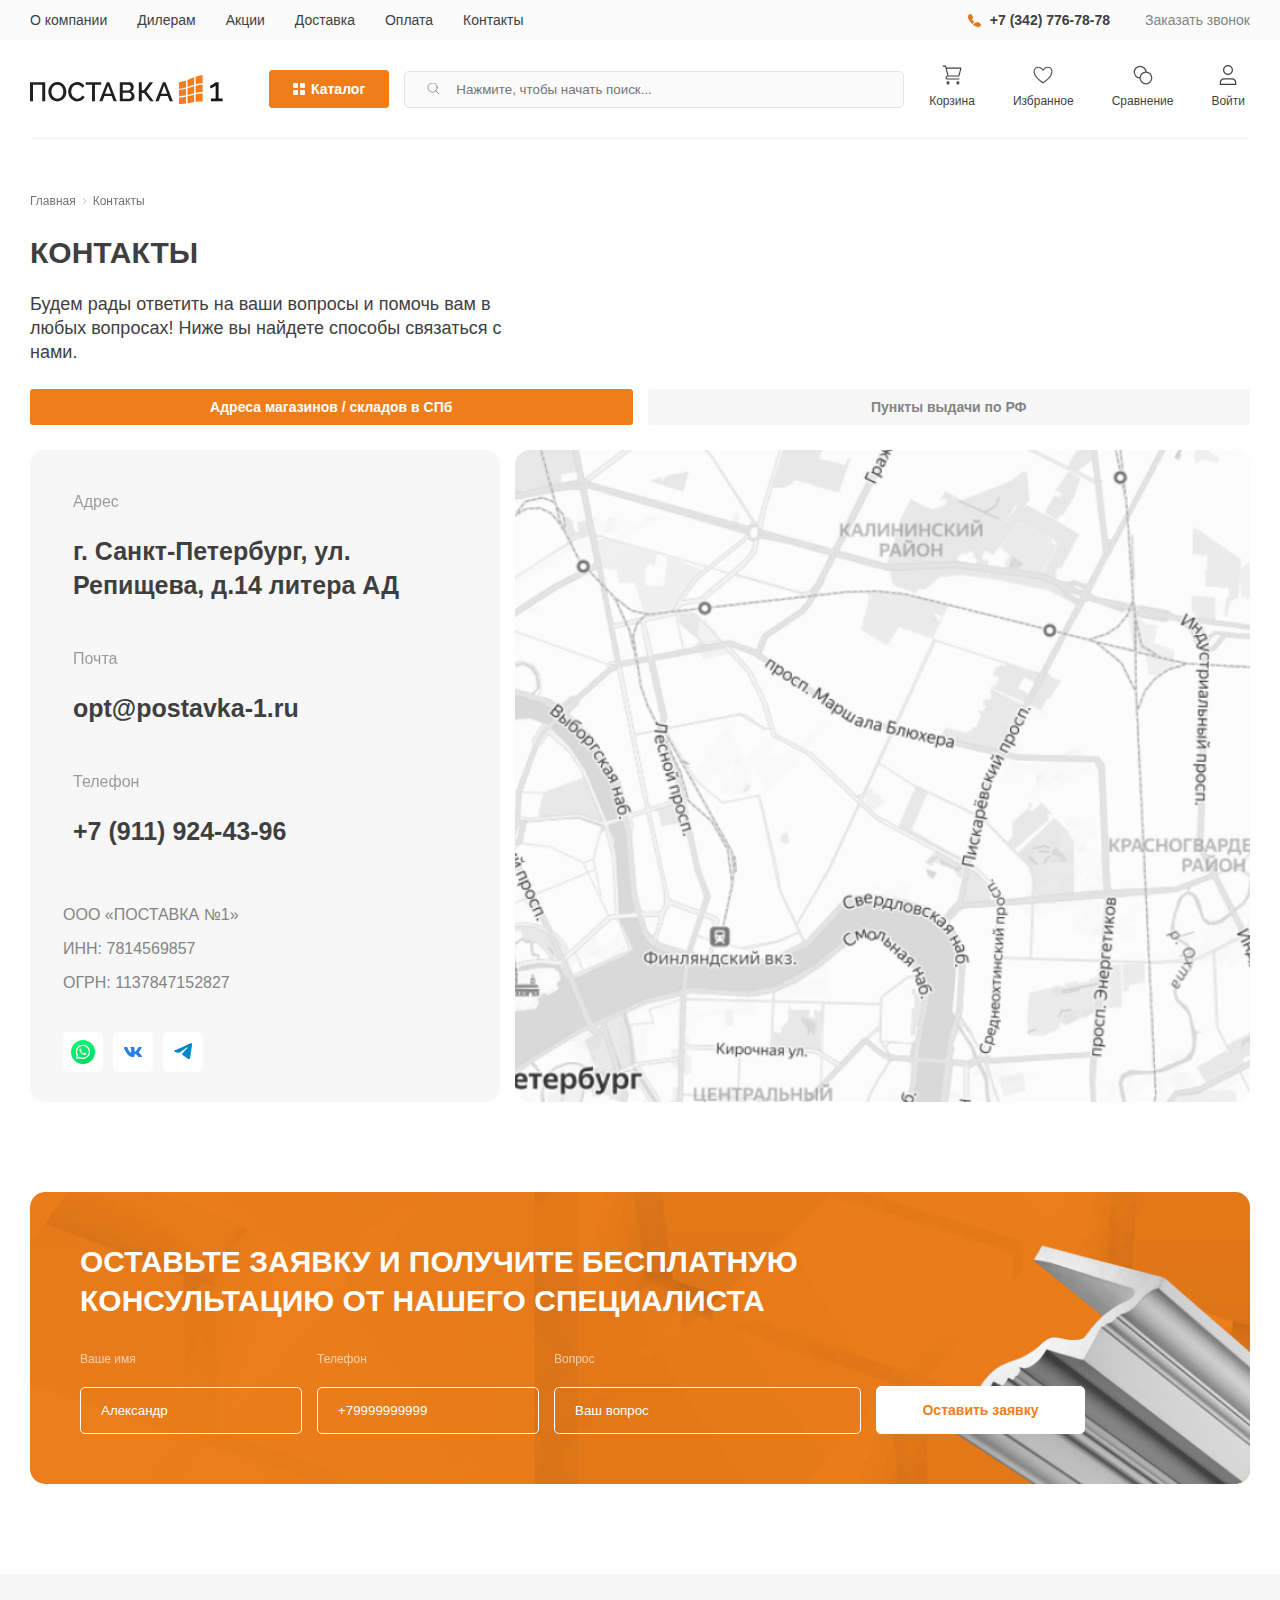
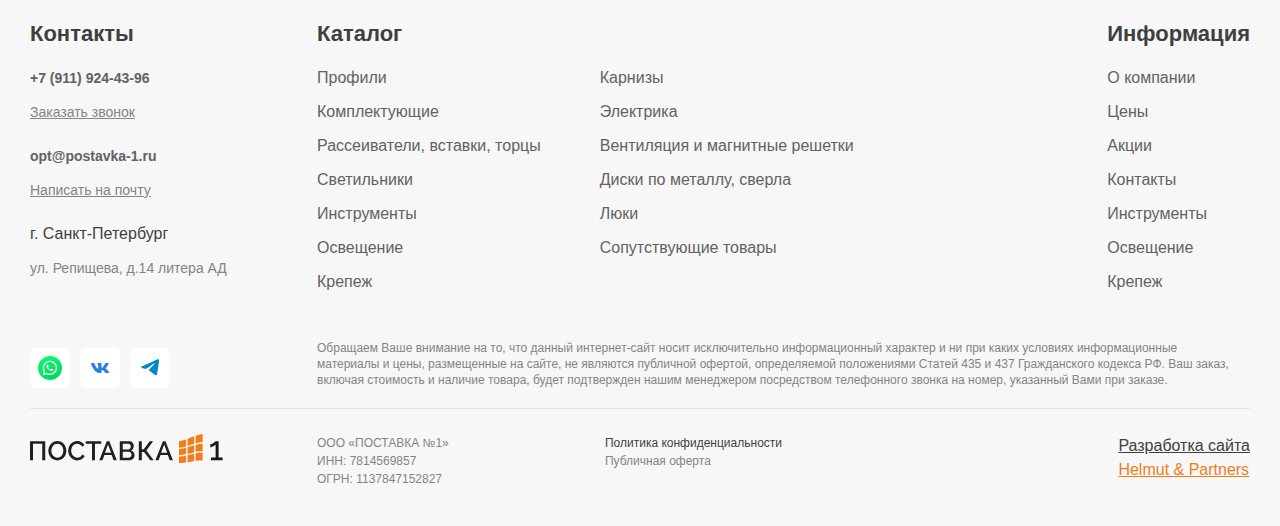
<file: contacts.html>
<!DOCTYPE html>
<html lang="кг">

<head>
    <meta charset="UTF-8">
    <meta name="viewport" content="width=device-width, initial-scale=1.0">
    <link rel="icon" href="./assets/images/icons/favicon.svg" type="image/svg">
    <link rel="stylesheet" href="https://cdn.jsdelivr.net/npm/swiper@11/swiper-bundle.min.css" />
    <link rel="stylesheet" href="./assets/fonts/fonts.css">
    <link rel="stylesheet" href="./assets/css/style.css">
    <title>Контакты</title>
</head>

<body>
    <header class="header" id="header">
        <div class="header-bg">
            <div class="container">
                <div class="header__container dFlex">
                    <nav class="header__container-nav">
                        <ul class="header__container-nav__lists dFlex">
                            <li class="header__container-nav__list">
                                <a class="header__container-nav__link" href="#">О компании</a>
                            </li>
                            <li class="header__container-nav__list">
                                <a class="header__container-nav__link" href="#">Дилерам</a>
                            </li>
                            <li class="header__container-nav__list">
                                <a class="header__container-nav__link" href="#">Акции</a>
                            </li>
                            <li class="header__container-nav__list">
                                <a class="header__container-nav__link" href="#">Доставка</a>
                            </li>
                            <li class="header__container-nav__list">
                                <a class="header__container-nav__link" href="#">Оплата</a>
                            </li>
                            <li class="header__container-nav__list">
                                <a class="header__container-nav__link" href="#">Контакты</a>
                            </li>
                        </ul>
                    </nav>
                    <div class="header__container-telephone dFlex">
                        <a class="header__container-telephone__link dFlex" href="tel:+73427767878">
                            <img class="header__container-telephone__icon" src="./assets/images/icons/call-icon.svg"
                                alt="Телефон">
                            +7 (342) 776-78-78
                        </a>
                        <a href="tel:+73427767878" class="header__container-telephone__text">Заказать звонок</a>
                    </div>
                </div>
            </div>
        </div>
        <div class="container">
            <div class="header__block">
                <div class="header__block-container dFlex">
                    <div class="header__block-container__box aIc dFlex">
                        <a class="header__block-container__box-logo" href="#">
                            <img class="header__block-container__box-logo__icon" src="./assets/images/icons/logo.svg"
                                alt="Поставка№1">
                        </a>
                        <button class="btn active header__block-btn dFlex" type="button">
                            <div class="header__block-btn__square dGrid">
                                <span></span>
                                <span></span>
                                <span></span>
                                <span></span>
                            </div>
                            Каталог
                        </button>
                        <form class="header__block-form" action="https://jsonplaceholder.typicode.com/posts"
                            method="post">
                            <label class="header__block-label" for="search">
                                <input class="header__block-label__input inputSearch" type="search" name="search"
                                    id="search" placeholder="Нажмите, чтобы начать поиск..." required>
                                <button class="btn__form-search" type="submit"></button>
                            </label>
                        </form>
                    </div>
                    <ul class="header__block-path__page-lists dFlex">
                        <li class="header__block-path__page-list">
                            <a class="header__block-path__page-link dFlex" href="#">
                                <svg width="18" height="18" viewBox="0 0 18 18" fill="none"
                                    xmlns="http://www.w3.org/2000/svg">
                                    <path
                                        d="M1 0.5C0.723858 0.5 0.5 0.723858 0.5 1C0.5 1.27614 0.723858 1.5 1 1.5L1 0.5ZM3.22222 1L3.70729 0.878732C3.65165 0.656149 3.45166 0.5 3.22222 0.5V1ZM15.2222 13.0556C15.4984 13.0556 15.7222 12.8317 15.7222 12.5556C15.7222 12.2794 15.4984 12.0556 15.2222 12.0556V13.0556ZM17 2.77778L17.4851 2.89905C17.5224 2.74968 17.4889 2.59143 17.3941 2.47007C17.2993 2.34871 17.154 2.27778 17 2.27778V2.77778ZM15.2222 9.88889V10.3889C15.4517 10.3889 15.6516 10.2327 15.7073 10.0102L15.2222 9.88889ZM1 1.5H3.22222V0.5H1L1 1.5ZM2.73715 1.12127L3.1816 2.89905L4.15174 2.65651L3.70729 0.878732L2.73715 1.12127ZM3.1816 2.89905L4.95937 10.0102L5.92952 9.76762L4.15174 2.65651L3.1816 2.89905ZM5.44444 9.38889H5V10.3889H5.44444V9.38889ZM5 13.0556H15.2222V12.0556H5V13.0556ZM3.16667 11.2222C3.16667 12.2347 3.98748 13.0556 5 13.0556V12.0556C4.53976 12.0556 4.16667 11.6825 4.16667 11.2222H3.16667ZM5 9.38889C3.98748 9.38889 3.16667 10.2097 3.16667 11.2222H4.16667C4.16667 10.762 4.53976 10.3889 5 10.3889V9.38889ZM3.66667 3.27778H17V2.27778H3.66667V3.27778ZM16.5149 2.65651L14.7372 9.76762L15.7073 10.0102L17.4851 2.89905L16.5149 2.65651ZM15.2222 9.38889H5.44444V10.3889H15.2222V9.38889ZM14.7222 16.1111C14.7222 16.3259 14.5481 16.5 14.3333 16.5V17.5C15.1004 17.5 15.7222 16.8782 15.7222 16.1111H14.7222ZM14.3333 16.5C14.1186 16.5 13.9444 16.3259 13.9444 16.1111H12.9444C12.9444 16.8782 13.5663 17.5 14.3333 17.5V16.5ZM13.9444 16.1111C13.9444 15.8963 14.1186 15.7222 14.3333 15.7222V14.7222C13.5663 14.7222 12.9444 15.344 12.9444 16.1111H13.9444ZM14.3333 15.7222C14.5481 15.7222 14.7222 15.8963 14.7222 16.1111H15.7222C15.7222 15.344 15.1004 14.7222 14.3333 14.7222V15.7222ZM5.83333 16.1111C5.83333 16.3259 5.65922 16.5 5.44444 16.5V17.5C6.21151 17.5 6.83333 16.8782 6.83333 16.1111H5.83333ZM5.44444 16.5C5.22967 16.5 5.05556 16.3259 5.05556 16.1111H4.05556C4.05556 16.8782 4.67738 17.5 5.44444 17.5V16.5ZM5.05556 16.1111C5.05556 15.8963 5.22967 15.7222 5.44444 15.7222V14.7222C4.67738 14.7222 4.05556 15.344 4.05556 16.1111H5.05556ZM5.44444 15.7222C5.65922 15.7222 5.83333 15.8963 5.83333 16.1111H6.83333C6.83333 15.344 6.21151 14.7222 5.44444 14.7222V15.7222Z"
                                        fill="#3F3F3F" />
                                </svg>
                                Корзина
                            </a>
                        </li>
                        <li class="header__block-path__page-list">
                            <a class="header__block-path__page-link dFlex" href="#">
                                <svg width="18" height="16" viewBox="0 0 18 16" fill="none"
                                    xmlns="http://www.w3.org/2000/svg">
                                    <path fill-rule="evenodd" clip-rule="evenodd"
                                        d="M17 4.9375C17 10.4013 9.00033 15 9.00033 15C9.00033 15 1 10.3333 1 4.94857C1 2.75 2.77778 1 5 1C7.22222 1 9 3.625 9 3.625C9 3.625 10.7778 1 13 1C15.2222 1 17 2.75 17 4.9375Z"
                                        stroke="#4F4F4F" stroke-linecap="round" stroke-linejoin="round" />
                                </svg>
                                Избранное
                            </a>
                        </li>
                        <li class="header__block-path__page-list">
                            <a class="header__block-path__page-link dFlex" href="#">
                                <svg width="16" height="16" viewBox="0 0 16 16" fill="none"
                                    xmlns="http://www.w3.org/2000/svg">
                                    <path
                                        d="M5.66667 10.3333C8.244 10.3333 10.3333 8.244 10.3333 5.66667C10.3333 3.08934 8.244 1 5.66667 1C3.08934 1 1 3.08934 1 5.66667C1 8.244 3.08934 10.3333 5.66667 10.3333Z"
                                        fill="white" stroke="#4F4F4F" />
                                    <path
                                        d="M10.3333 15.0001C12.9106 15.0001 15 12.9107 15 10.3334C15 7.75609 12.9106 5.66675 10.3333 5.66675C7.75596 5.66675 5.66663 7.75609 5.66663 10.3334C5.66663 12.9107 7.75596 15.0001 10.3333 15.0001Z"
                                        fill="white" stroke="#4F4F4F" />
                                </svg>
                                Сравнение
                            </a>
                        </li>
                        <li class="header__block-path__page-list">
                            <a class="header__block-path__page-link dFlex" href="#">
                                <svg width="15" height="17" viewBox="0 0 15 17" fill="none"
                                    xmlns="http://www.w3.org/2000/svg">
                                    <path fill-rule="evenodd" clip-rule="evenodd"
                                        d="M4.28571 4.26471C4.28571 2.45528 5.73113 1 7.5 1C9.26887 1 10.7143 2.45528 10.7143 4.26471C10.7143 6.07413 9.26887 7.52941 7.5 7.52941C5.73113 7.52941 4.28571 6.07413 4.28571 4.26471ZM7.5 0C5.16618 0 3.28571 1.91575 3.28571 4.26471C3.28571 6.61366 5.16618 8.52941 7.5 8.52941C9.83382 8.52941 11.7143 6.61366 11.7143 4.26471C11.7143 1.91575 9.83382 0 7.5 0ZM1.5 14.9314C1.5 13.4564 2.64539 12.2941 4.01786 12.2941H10.9821C12.3546 12.2941 13.5 13.4564 13.5 14.9314V16H1.5V14.9314ZM4.01786 11.2941C2.05689 11.2941 0.5 12.941 0.5 14.9314V16.5C0.5 16.7761 0.723858 17 1 17H14C14.2761 17 14.5 16.7761 14.5 16.5V14.9314C14.5 12.941 12.9431 11.2941 10.9821 11.2941H4.01786Z"
                                        fill="#3F3F3F" />
                                </svg>
                                Войти
                            </a>
                        </li>
                    </ul>
                </div>
            </div>
        </div>
    </header>
    <div class="container">
        <div class="path__block dFlex">
            <a href="#">Главная</a>
            <svg width="9" height="5" viewBox="0 0 9 5" fill="none" xmlns="http://www.w3.org/2000/svg">
                <path d="M8 0.75L4.5 4.25L1 0.75" stroke="#626262" stroke-linecap="round" stroke-linejoin="round" />
            </svg>
            <a href="#">Контакты</a>
        </div>
    </div>
    <section class="our-contacts">
        <div class="container">
            <div class="best-deals__texts">
                <h1>Контакты</h1>
                <p class="contacts__text">Будем рады ответить на ваши вопросы и помочь вам в любых вопросах! Ниже вы
                    найдете способы связаться с нами.</p>
            </div>
            <div class="our-contacts__block">
                <div class="best-deals__tabs dFlex">
                    <button class="btn btn__contacts active" data-tab="tabContacts1">Адреса магазинов / складов в
                        СПб</button>
                    <button class="btn btn__contacts" data-tab="tabContacts2">Пункты выдачи по РФ</button>
                </div>
                <div>
                    <div class="our-contacts__block-content contacts__block-content active" id="tabContacts1">
                        <div class="our-contacts__block-addresses__container dealers__address-block">
                            <address class="our-contacts__block-address">
                                <ul class="dealers__address-lists dFlex">
                                    <li class="dealers__address-list dFlex">
                                        <p class="dealers__address-list__paragraph">Адрес</p>
                                        <p class="dealers__address-list__text">г. Санкт-Петербург,
                                            ул. Репищева, д.14 литера АД</p>
                                    </li>
                                    <li class="dealers__address-list dFlex">
                                        <p class="dealers__address-list__paragraph">Почта</p>
                                        <a href="mailto:opt@postavka-1.ru"
                                            class="dealers__address-list__text">opt@postavka-1.ru</a>
                                    </li>
                                    <li class="dealers__address-list dFlex">
                                        <p class="dealers__address-list__paragraph">Телефон</p>
                                        <a href="tel:+79119244396" class="dealers__address-list__text">+7 (911)
                                            924-43-96</a>
                                    </li>
                                </ul>

                                <ul class="contacts__lists dFlex">
                                    <li class="footer__bottom-requisites__list">ООО «ПОСТАВКА №1»
                                    </li>
                                    <li class="footer__bottom-requisites__list">ИНН: 7814569857
                                    </li>
                                    <li class="footer__bottom-requisites__list">ОГРН:
                                        1137847152827</li>
                                </ul>

                                <div class="footer__top-contacts__social dFlex">
                                    <a href="#"></a>
                                    <a href="#"></a>
                                    <a href="#"></a>
                                </div>
                            </address>
                        </div>
                        <div class="our-contacts__block-addresses__map">
                            <img src="./assets/images/Rectangle 228.png" alt="Карта">
                        </div>
                    </div>
                    <div class="our-contacts__block-content contacts__block-content" id="tabContacts2">
                        <div class="our-contacts__block-addresses__container dealers__address-block">
                            <address class="our-contacts__block-address">
                                <ul class="dealers__address-lists dFlex">
                                    <li class="dealers__address-list dFlex">
                                        <p class="dealers__address-list__paragraph">Адрес</p>
                                        <p class="dealers__address-list__text">г. Санкт-Петербург,
                                            ул. Репищева, д.14 литера АД</p>
                                    </li>
                                    <li class="dealers__address-list dFlex">
                                        <p class="dealers__address-list__paragraph">Почта</p>
                                        <a href="mailto:opt@postavka-1.ru"
                                            class="dealers__address-list__text">opt@postavka-1.ru</a>
                                    </li>
                                    <li class="dealers__address-list dFlex">
                                        <p class="dealers__address-list__paragraph">Телефон</p>
                                        <a href="tel:+79119244396" class="dealers__address-list__text">+7 (911)
                                            924-43-96</a>
                                    </li>
                                </ul>

                                <ul class="contacts__lists dFlex">
                                    <li class="footer__bottom-requisites__list">ООО «ПОСТАВКА №1»
                                    </li>
                                    <li class="footer__bottom-requisites__list">ИНН: 7814569857
                                    </li>
                                    <li class="footer__bottom-requisites__list">ОГРН:
                                        1137847152827</li>
                                </ul>

                                <div class="footer__top-contacts__social dFlex">
                                    <a href="#"></a>
                                    <a href="#"></a>
                                    <a href="#"></a>
                                </div>
                            </address>
                        </div>
                        <div class="our-contacts__block-addresses__map">
                            <img src="./assets/images/Rectangle 228.png" alt="Карта">
                        </div>
                    </div>
                </div>
            </div>
        </div>
    </section>
    <section class="form-help">
        <div class="container">
            <div class="form-help__container">
                <div class="bg-image__form"></div>
                <h1>Оставьте заявку и получите бесплатную<br /> консультацию от нашего специалиста</h1>
                <form class="form-help__block dFlex" action="https://jsonplaceholder.typicode.com/posts" method="post">
                    <label class="form-help__block-label dFlex" for="nameInput">
                        <p>Ваше имя</p>
                        <input class="inputPickUp" type="text" value="Александр" placeholder="Введите ваше имя"
                            name="nameInput" id="nameInput" required>
                    </label>
                    <label class="form-help__block-label dFlex" for="telInput">
                        <p>Телефон</p>
                        <input class="inputPickUp" type="tel" value="+79999999999" placeholder="Введите ваш телефон"
                            id="telInput" name="telInput" pattern="[0-9]{3}-[0-9]{3}-[0-9]{4}+" required>
                    </label>
                    <label class="form-help__block-label dFlex" for="questionInput">
                        <p>Вопрос</p>
                        <input class="inputPickUp" type="text" value="Ваш вопрос"
                            placeholder="Введите ваш вопрос товара" id="questionInput" name="questionInput" required>
                    </label>
                    <div class="btnPickUp__block dFlex">
                        <button class="btnPickUp" type="submit">Оставить заявку</button>
                    </div>
                </form>
            </div>
        </div>
    </section>
    <footer class="footer" id="footer">
        <div class="container">
            <div class="footer__top dFlex">
                <div class="footer__top-contacts dFlex">
                    <div>
                        <h3 class="footer__subtitle">Контакты</h3>
                        <div class="footer__top-contacts__box dFlex">
                            <div class="footer__top-contacts__box-texts dFlex">
                                <a class="footer__top-contacts__box-texts__link" href="tel:+79119244396">+7 (911)
                                    924-43-96</a>
                                <a href="tel:+79119244396">Заказать
                                    звонок</a>
                            </div>
                            <div class="footer__top-contacts__box-texts dFlex">
                                <a class="footer__top-contacts__box-texts__link"
                                    href="mailto:opt@postavka-1.ru">opt@postavka-1.ru</a>
                                <a href="mailto:opt@postavka-1.ru">Написать на почту</a>
                            </div>
                            <div class="footer__top-contacts__box-texts dFlex">
                                <p>г. Санкт-Петербург</p>
                                <p class="footer__top-contacts__box-street">ул. Репищева, д.14 литера АД</p>
                            </div>
                        </div>
                    </div>
                    <div class="footer__top-contacts__social dFlex">
                        <a href="#"></a>
                        <a href="#"></a>
                        <a href="#"></a>
                    </div>
                </div>
                <div class="footer__top-box">
                    <div class="footer__top-box__block dFlex">
                        <div class="footer__top-catalog">
                            <h3 class="footer__subtitle">Каталог</h3>
                            <div class="footer__top-catalog__box dFlex">
                                <ul class="footer__top-catalog__lists dFlex">
                                    <li class="footer__top-catalog__list">
                                        <a class="footer__top-catalog__link" href="#">Профили</a>
                                    </li>
                                    <li class="footer__top-catalog__list">
                                        <a class="footer__top-catalog__link" href="#">Комплектующие</a>
                                    </li>
                                    <li class="footer__top-catalog__list">
                                        <a class="footer__top-catalog__link" href="#">Рассеиватели, вставки, торцы</a>
                                    </li>
                                    <li class="footer__top-catalog__list">
                                        <a class="footer__top-catalog__link" href="#">Светильники</a>
                                    </li>
                                    <li class="footer__top-catalog__list">
                                        <a class="footer__top-catalog__link" href="#">Инструменты</a>
                                    </li>
                                    <li class="footer__top-catalog__list">
                                        <a class="footer__top-catalog__link" href="#">Освещение</a>
                                    </li>
                                    <li class="footer__top-catalog__list">
                                        <a class="footer__top-catalog__link" href="#">Крепеж</a>
                                    </li>
                                </ul>
                                <ul class="footer__top-catalog__lists dFlex">
                                    <li class="footer__top-catalog__list">
                                        <a class="footer__top-catalog__link" href="#">Карнизы</a>
                                    </li>
                                    <li class="footer__top-catalog__list">
                                        <a class="footer__top-catalog__link" href="#">Электрика</a>
                                    </li>
                                    <li class="footer__top-catalog__list">
                                        <a class="footer__top-catalog__link" href="#">Вентиляция и магнитные решетки</a>
                                    </li>
                                    <li class="footer__top-catalog__list">
                                        <a class="footer__top-catalog__link" href="#">Диски по металлу, сверла</a>
                                    </li>
                                    <li class="footer__top-catalog__list">
                                        <a class="footer__top-catalog__link" href="#">Люки</a>
                                    </li>
                                    <li class="footer__top-catalog__list">
                                        <a class="footer__top-catalog__link" href="#">Сопутствующие товары</a>
                                    </li>
                                </ul>
                            </div>
                        </div>
                        <div class="footer__top-information">
                            <h3 class="footer__subtitle">Информация</h3>
                            <div>
                                <ul class="footer__top-catalog__lists dFlex">
                                    <li class="footer__top-catalog__list">
                                        <a class="footer__top-catalog__link" href="#">О компании</a>
                                    </li>
                                    <li class="footer__top-catalog__list">
                                        <a class="footer__top-catalog__link" href="#">Цены</a>
                                    </li>
                                    <li class="footer__top-catalog__list">
                                        <a class="footer__top-catalog__link" href="#">Акции</a>
                                    </li>
                                    <li class="footer__top-catalog__list">
                                        <a class="footer__top-catalog__link" href="#">Контакты</a>
                                    </li>
                                    <li class="footer__top-catalog__list">
                                        <a class="footer__top-catalog__link" href="#">Инструменты</a>
                                    </li>
                                    <li class="footer__top-catalog__list">
                                        <a class="footer__top-catalog__link" href="#">Освещение</a>
                                    </li>
                                    <li class="footer__top-catalog__list">
                                        <a class="footer__top-catalog__link" href="#">Крепеж</a>
                                    </li>
                                </ul>
                            </div>
                        </div>
                    </div>
                    <p class="footer__top-box__text">Обращаем Ваше внимание на то, что данный интернет-сайт носит
                        исключительно информационный характер и ни при каких
                        условиях информационные материалы и цены, размещенные на сайте, не являются публичной офертой,
                        определяемой положениями
                        Статей 435 и 437 Гражданского кодекса РФ. Ваш заказ, включая стоимость и наличие товара, будет
                        подтвержден нашим
                        менеджером посредством телефонного звонка на номер, указанный Вами при заказе.</p>
                </div>
            </div>
            <div class="footer__bottom dFlex">
                <a class="header__block-container__box-logo" href="#">
                    <img class="header__block-container__box-logo__icon" src="./assets/images/icons/logo.svg"
                        alt="Поставка№1">
                </a>
                <div class="footer__bottom-box dFlex">
                    <div class="footer__bottom-requisites dFlex">
                        <ul class="footer__bottom-requisites__lists">
                            <li class="footer__bottom-requisites__list footer__top-box__text">ООО «ПОСТАВКА №1»</li>
                            <li class="footer__bottom-requisites__list footer__top-box__text">ИНН: 7814569857</li>
                            <li class="footer__bottom-requisites__list footer__top-box__text">ОГРН: 1137847152827</li>
                        </ul>
                        <ul class="footer__bottom-requisites__lists">
                            <li class="footer__bottom-requisites__list footer__top-box__text">
                                <a href="#">Политика конфиденциальности</a>
                            </li>
                            <li class="footer__bottom-requisites__list footer__top-box__text">
                                <a href="#"></a>Публичная
                                оферта</a>
                            </li>
                        </ul>
                    </div>
                    <div class="footer__bottom-box__partners dFlex">
                        <a href="#" class="footer__bottom-box__partners-text">Разработка сайта</a>
                        <a href="#" class="footer__bottom-box__partner">Helmut & Partners</a>
                    </div>
                </div>
            </div>
        </div>
    </footer>
    <script src="https://cdn.jsdelivr.net/npm/swiper@11/swiper-bundle.min.js"></script>
    <script src="./assets/js/index.js"></script>
</body>

</html>
</file>
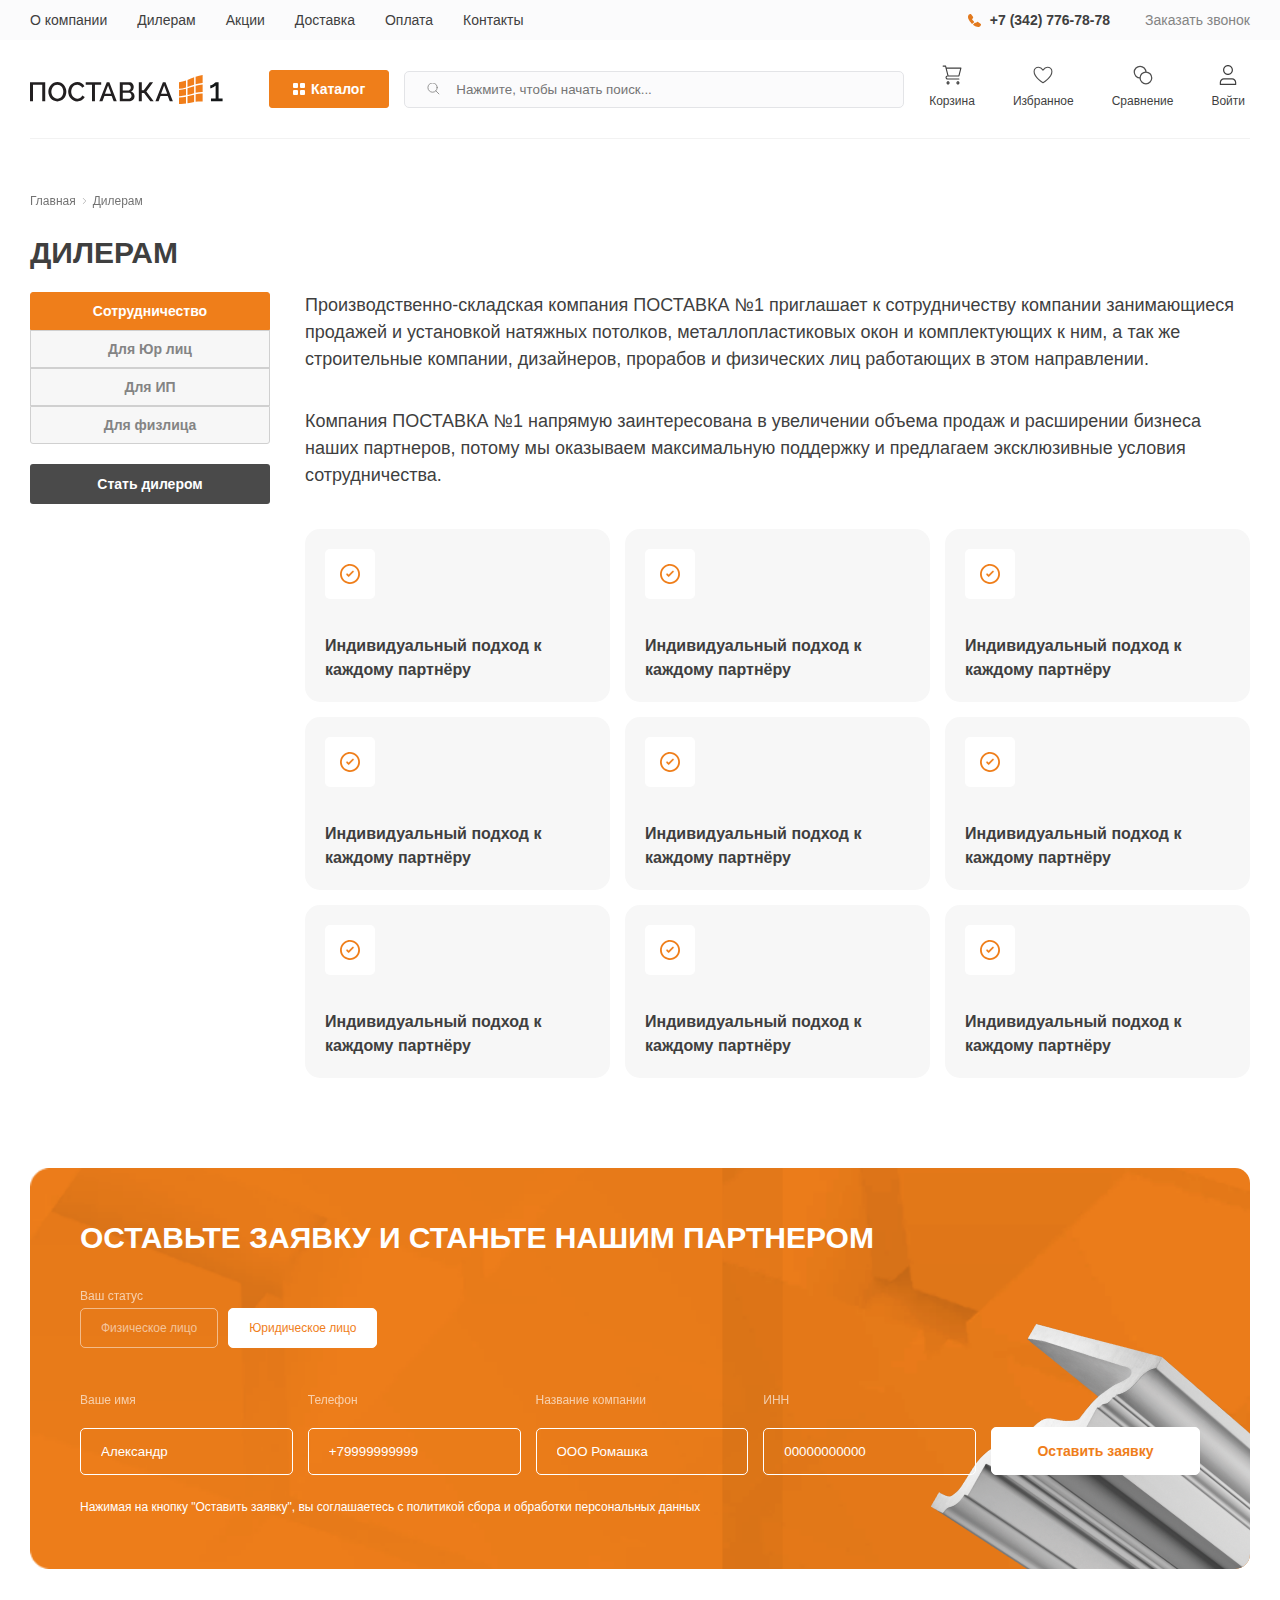
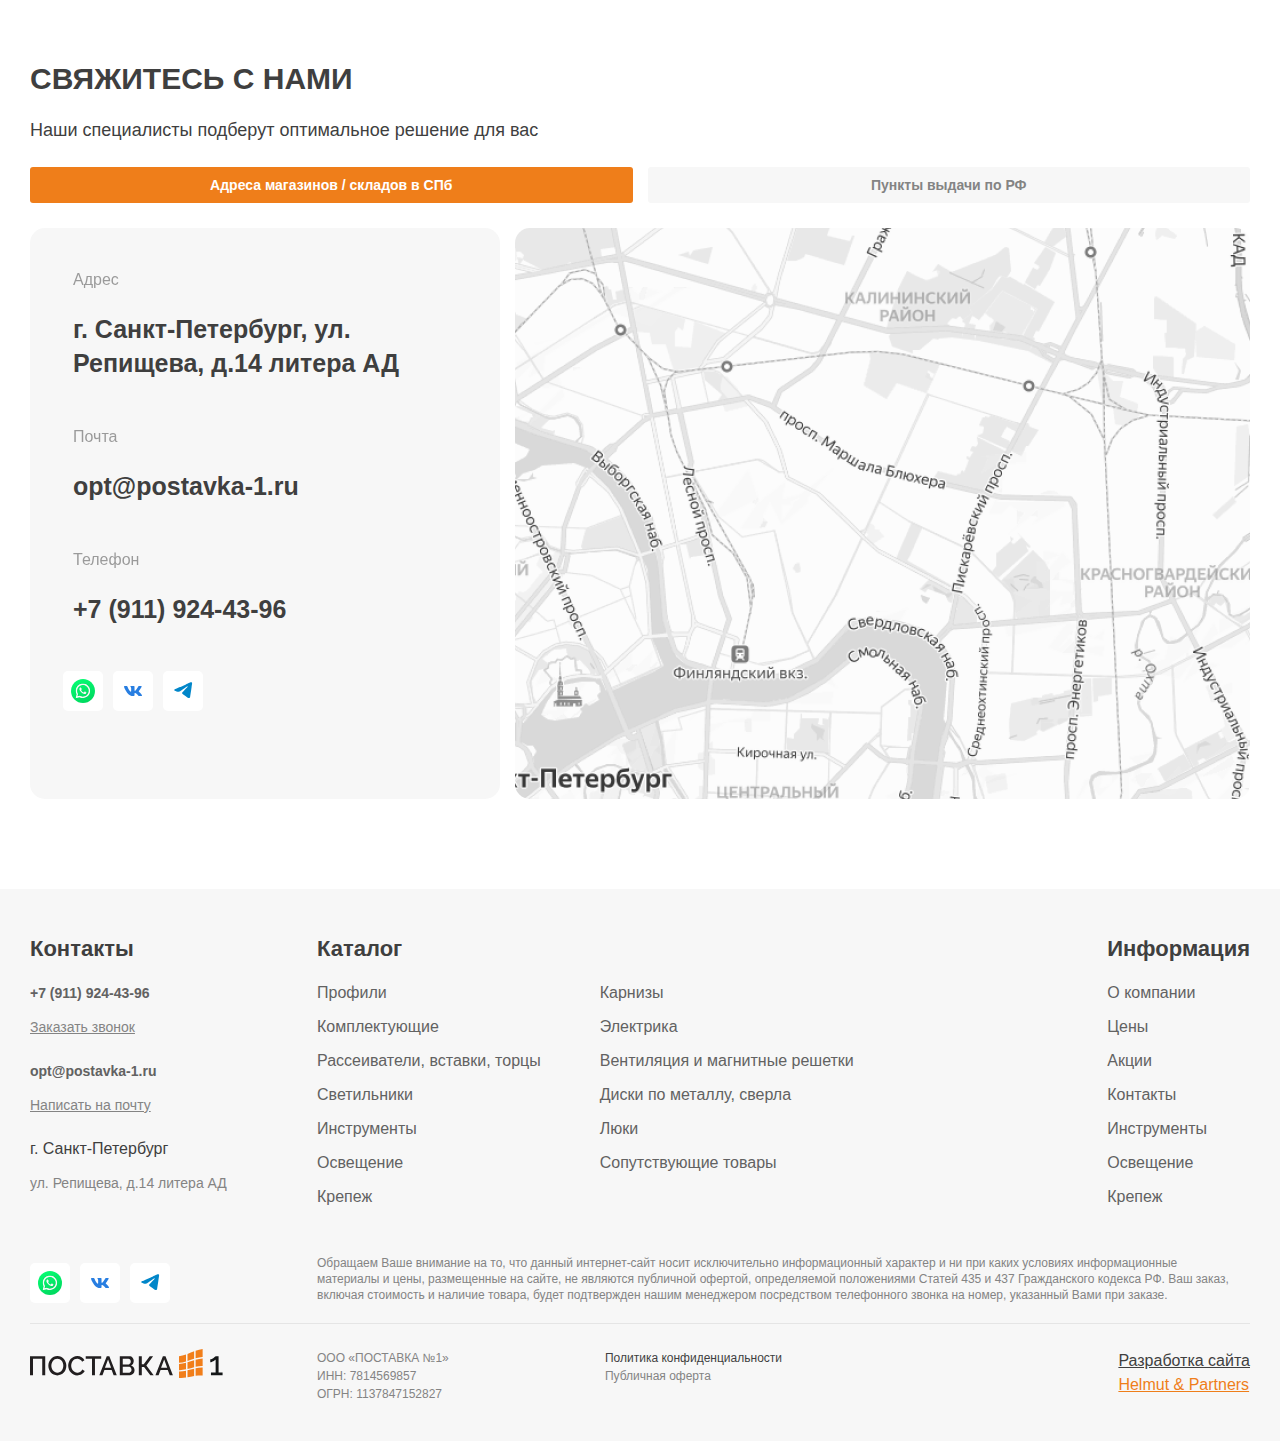
<file: dealers.html>
<!DOCTYPE html>
<html lang="кг">

<head>
    <meta charset="UTF-8">
    <meta name="viewport" content="width=device-width, initial-scale=1.0">
    <link rel="icon" href="./assets/images/icons/favicon.svg" type="image/svg">
    <link rel="stylesheet" href="https://cdn.jsdelivr.net/npm/swiper@11/swiper-bundle.min.css" />
    <link rel="stylesheet" href="./assets/fonts/fonts.css">
    <link rel="stylesheet" href="./assets/css/style.css">
    <title>Главная</title>
</head>

<body>
    <header class="header" id="header">
        <div class="header-bg">
            <div class="container">
                <div class="header__container dFlex">
                    <nav class="header__container-nav">
                        <ul class="header__container-nav__lists dFlex">
                            <li class="header__container-nav__list">
                                <a class="header__container-nav__link" href="#">О компании</a>
                            </li>
                            <li class="header__container-nav__list">
                                <a class="header__container-nav__link" href="#">Дилерам</a>
                            </li>
                            <li class="header__container-nav__list">
                                <a class="header__container-nav__link" href="#">Акции</a>
                            </li>
                            <li class="header__container-nav__list">
                                <a class="header__container-nav__link" href="#">Доставка</a>
                            </li>
                            <li class="header__container-nav__list">
                                <a class="header__container-nav__link" href="#">Оплата</a>
                            </li>
                            <li class="header__container-nav__list">
                                <a class="header__container-nav__link" href="#">Контакты</a>
                            </li>
                        </ul>
                    </nav>
                    <div class="header__container-telephone dFlex">
                        <a class="header__container-telephone__link dFlex" href="tel:+73427767878">
                            <img class="header__container-telephone__icon" src="./assets/images/icons/call-icon.svg"
                                alt="Телефон">
                            +7 (342) 776-78-78
                        </a>
                        <a href="tel:+73427767878" class="header__container-telephone__text">Заказать звонок</a>
                    </div>
                </div>
            </div>
        </div>
        <div class="container">
            <div class="header__block">
                <div class="header__block-container dFlex">
                    <div class="header__block-container__box aIc dFlex">
                        <a class="header__block-container__box-logo" href="#">
                            <img class="header__block-container__box-logo__icon" src="./assets/images/icons/logo.svg"
                                alt="Поставка№1">
                        </a>
                        <button class="btn active header__block-btn dFlex" type="button">
                            <div class="header__block-btn__square dGrid">
                                <span></span>
                                <span></span>
                                <span></span>
                                <span></span>
                            </div>
                            Каталог
                        </button>
                        <form class="header__block-form" action="https://jsonplaceholder.typicode.com/posts"
                            method="post">
                            <label class="header__block-label" for="search">
                                <input class="header__block-label__input inputSearch" type="search" name="search"
                                    id="search" placeholder="Нажмите, чтобы начать поиск..." required>
                                <button class="btn__form-search" type="submit"></button>
                            </label>
                        </form>
                    </div>
                    <ul class="header__block-path__page-lists dFlex">
                        <li class="header__block-path__page-list">
                            <a class="header__block-path__page-link dFlex" href="#">
                                <svg width="18" height="18" viewBox="0 0 18 18" fill="none"
                                    xmlns="http://www.w3.org/2000/svg">
                                    <path
                                        d="M1 0.5C0.723858 0.5 0.5 0.723858 0.5 1C0.5 1.27614 0.723858 1.5 1 1.5L1 0.5ZM3.22222 1L3.70729 0.878732C3.65165 0.656149 3.45166 0.5 3.22222 0.5V1ZM15.2222 13.0556C15.4984 13.0556 15.7222 12.8317 15.7222 12.5556C15.7222 12.2794 15.4984 12.0556 15.2222 12.0556V13.0556ZM17 2.77778L17.4851 2.89905C17.5224 2.74968 17.4889 2.59143 17.3941 2.47007C17.2993 2.34871 17.154 2.27778 17 2.27778V2.77778ZM15.2222 9.88889V10.3889C15.4517 10.3889 15.6516 10.2327 15.7073 10.0102L15.2222 9.88889ZM1 1.5H3.22222V0.5H1L1 1.5ZM2.73715 1.12127L3.1816 2.89905L4.15174 2.65651L3.70729 0.878732L2.73715 1.12127ZM3.1816 2.89905L4.95937 10.0102L5.92952 9.76762L4.15174 2.65651L3.1816 2.89905ZM5.44444 9.38889H5V10.3889H5.44444V9.38889ZM5 13.0556H15.2222V12.0556H5V13.0556ZM3.16667 11.2222C3.16667 12.2347 3.98748 13.0556 5 13.0556V12.0556C4.53976 12.0556 4.16667 11.6825 4.16667 11.2222H3.16667ZM5 9.38889C3.98748 9.38889 3.16667 10.2097 3.16667 11.2222H4.16667C4.16667 10.762 4.53976 10.3889 5 10.3889V9.38889ZM3.66667 3.27778H17V2.27778H3.66667V3.27778ZM16.5149 2.65651L14.7372 9.76762L15.7073 10.0102L17.4851 2.89905L16.5149 2.65651ZM15.2222 9.38889H5.44444V10.3889H15.2222V9.38889ZM14.7222 16.1111C14.7222 16.3259 14.5481 16.5 14.3333 16.5V17.5C15.1004 17.5 15.7222 16.8782 15.7222 16.1111H14.7222ZM14.3333 16.5C14.1186 16.5 13.9444 16.3259 13.9444 16.1111H12.9444C12.9444 16.8782 13.5663 17.5 14.3333 17.5V16.5ZM13.9444 16.1111C13.9444 15.8963 14.1186 15.7222 14.3333 15.7222V14.7222C13.5663 14.7222 12.9444 15.344 12.9444 16.1111H13.9444ZM14.3333 15.7222C14.5481 15.7222 14.7222 15.8963 14.7222 16.1111H15.7222C15.7222 15.344 15.1004 14.7222 14.3333 14.7222V15.7222ZM5.83333 16.1111C5.83333 16.3259 5.65922 16.5 5.44444 16.5V17.5C6.21151 17.5 6.83333 16.8782 6.83333 16.1111H5.83333ZM5.44444 16.5C5.22967 16.5 5.05556 16.3259 5.05556 16.1111H4.05556C4.05556 16.8782 4.67738 17.5 5.44444 17.5V16.5ZM5.05556 16.1111C5.05556 15.8963 5.22967 15.7222 5.44444 15.7222V14.7222C4.67738 14.7222 4.05556 15.344 4.05556 16.1111H5.05556ZM5.44444 15.7222C5.65922 15.7222 5.83333 15.8963 5.83333 16.1111H6.83333C6.83333 15.344 6.21151 14.7222 5.44444 14.7222V15.7222Z"
                                        fill="#3F3F3F" />
                                </svg>
                                Корзина
                            </a>
                        </li>
                        <li class="header__block-path__page-list">
                            <a class="header__block-path__page-link dFlex" href="#">
                                <svg width="18" height="16" viewBox="0 0 18 16" fill="none"
                                    xmlns="http://www.w3.org/2000/svg">
                                    <path fill-rule="evenodd" clip-rule="evenodd"
                                        d="M17 4.9375C17 10.4013 9.00033 15 9.00033 15C9.00033 15 1 10.3333 1 4.94857C1 2.75 2.77778 1 5 1C7.22222 1 9 3.625 9 3.625C9 3.625 10.7778 1 13 1C15.2222 1 17 2.75 17 4.9375Z"
                                        stroke="#4F4F4F" stroke-linecap="round" stroke-linejoin="round" />
                                </svg>
                                Избранное
                            </a>
                        </li>
                        <li class="header__block-path__page-list">
                            <a class="header__block-path__page-link dFlex" href="#">
                                <svg width="16" height="16" viewBox="0 0 16 16" fill="none"
                                    xmlns="http://www.w3.org/2000/svg">
                                    <path
                                        d="M5.66667 10.3333C8.244 10.3333 10.3333 8.244 10.3333 5.66667C10.3333 3.08934 8.244 1 5.66667 1C3.08934 1 1 3.08934 1 5.66667C1 8.244 3.08934 10.3333 5.66667 10.3333Z"
                                        fill="white" stroke="#4F4F4F" />
                                    <path
                                        d="M10.3333 15.0001C12.9106 15.0001 15 12.9107 15 10.3334C15 7.75609 12.9106 5.66675 10.3333 5.66675C7.75596 5.66675 5.66663 7.75609 5.66663 10.3334C5.66663 12.9107 7.75596 15.0001 10.3333 15.0001Z"
                                        fill="white" stroke="#4F4F4F" />
                                </svg>
                                Сравнение
                            </a>
                        </li>
                        <li class="header__block-path__page-list">
                            <a class="header__block-path__page-link dFlex" href="#">
                                <svg width="15" height="17" viewBox="0 0 15 17" fill="none"
                                    xmlns="http://www.w3.org/2000/svg">
                                    <path fill-rule="evenodd" clip-rule="evenodd"
                                        d="M4.28571 4.26471C4.28571 2.45528 5.73113 1 7.5 1C9.26887 1 10.7143 2.45528 10.7143 4.26471C10.7143 6.07413 9.26887 7.52941 7.5 7.52941C5.73113 7.52941 4.28571 6.07413 4.28571 4.26471ZM7.5 0C5.16618 0 3.28571 1.91575 3.28571 4.26471C3.28571 6.61366 5.16618 8.52941 7.5 8.52941C9.83382 8.52941 11.7143 6.61366 11.7143 4.26471C11.7143 1.91575 9.83382 0 7.5 0ZM1.5 14.9314C1.5 13.4564 2.64539 12.2941 4.01786 12.2941H10.9821C12.3546 12.2941 13.5 13.4564 13.5 14.9314V16H1.5V14.9314ZM4.01786 11.2941C2.05689 11.2941 0.5 12.941 0.5 14.9314V16.5C0.5 16.7761 0.723858 17 1 17H14C14.2761 17 14.5 16.7761 14.5 16.5V14.9314C14.5 12.941 12.9431 11.2941 10.9821 11.2941H4.01786Z"
                                        fill="#3F3F3F" />
                                </svg>
                                Войти
                            </a>
                        </li>
                    </ul>
                </div>
            </div>
        </div>
    </header>
    <div class="container">
        <div class="path__block dFlex">
            <a href="#">Главная</a>
            <svg width="9" height="5" viewBox="0 0 9 5" fill="none" xmlns="http://www.w3.org/2000/svg">
                <path d="M8 0.75L4.5 4.25L1 0.75" stroke="#626262" stroke-linecap="round" stroke-linejoin="round" />
            </svg>
            <a href="#">Дилерам</a>
        </div>
        <div class="best-deals__texts">
            <h1 class="path__block-title">Дилерам</h1>
        </div>
        <div class="content__container dFlex">
            <main class="main main__category dealers">
                <section class="section-main__catalog-cards dFlex">
                    <div class="section-dealers">
                        <div class="best-deals__tabs dFlex">
                            <button class="btn btn-main__catalog-cards dealers__btn-cards active"
                                data-tab="tab1">Сотрудничество</button>
                            <button class="btn btn-main__catalog-cards dealers__btn-cards" data-tab="tab2">Для Юр
                                лиц</button>
                            <button class="btn btn-main__catalog-cards dealers__btn-cards" data-tab="tab3">Для
                                ИП</button>
                            <button class="btn btn-main__catalog-cards dealers__btn-cards" data-tab="tab4">Для
                                физлица</button>
                        </div>
                        <button type="button" class="btn btnGrey">Стать дилером</button>
                    </div>
                    <div>
                        <div class="section-dealers__block active" id="tab1">
                            <div class="section-dealers__block-texts dFlex">
                                <p>Производственно-складская компания ПОСТАВКА №1 приглашает к сотрудничеству компании
                                    занимающиеся продажей и установкой
                                    натяжных потолков, металлопластиковых окон и комплектующих к ним, а так же
                                    строительные
                                    компании, дизайнеров, прорабов и
                                    физических лиц работающих в этом направлении.
                                </p>
                                <p> Компания ПОСТАВКА №1 напрямую заинтересована в увеличении объема продаж и расширении
                                    бизнеса наших партнеров, потому мы
                                    оказываем максимальную поддержку и предлагаем эксклюзивные условия сотрудничества.
                                </p>
                            </div>
                            <div class="section-dealers__block-cards dGrid">
                                <div class="section-dealers__block-card dFlex">
                                    <div class="section-dealers__block-card__ok dFlex">
                                        <img class="section-dealers__block-card__ok-icon"
                                            src="./assets/images/icons/ok-icon.svg" alt="Ок">
                                    </div>
                                    <p class="section-dealers__block-card__text">Индивидуальный подход к каждому
                                        партнёру
                                    </p>
                                </div>
                                <div class="section-dealers__block-card dFlex">
                                    <div class="section-dealers__block-card__ok dFlex">
                                        <img class="section-dealers__block-card__ok-icon"
                                            src="./assets/images/icons/ok-icon.svg" alt="Ок">
                                    </div>
                                    <p class="section-dealers__block-card__text">Индивидуальный подход к каждому
                                        партнёру
                                    </p>
                                </div>
                                <div class="section-dealers__block-card dFlex">
                                    <div class="section-dealers__block-card__ok dFlex">
                                        <img class="section-dealers__block-card__ok-icon"
                                            src="./assets/images/icons/ok-icon.svg" alt="Ок">
                                    </div>
                                    <p class="section-dealers__block-card__text">Индивидуальный подход к каждому
                                        партнёру
                                    </p>
                                </div>
                                <div class="section-dealers__block-card dFlex">
                                    <div class="section-dealers__block-card__ok dFlex">
                                        <img class="section-dealers__block-card__ok-icon"
                                            src="./assets/images/icons/ok-icon.svg" alt="Ок">
                                    </div>
                                    <p class="section-dealers__block-card__text">Индивидуальный подход к каждому
                                        партнёру
                                    </p>
                                </div>
                                <div class="section-dealers__block-card dFlex">
                                    <div class="section-dealers__block-card__ok dFlex">
                                        <img class="section-dealers__block-card__ok-icon"
                                            src="./assets/images/icons/ok-icon.svg" alt="Ок">
                                    </div>
                                    <p class="section-dealers__block-card__text">Индивидуальный подход к каждому
                                        партнёру
                                    </p>
                                </div>
                                <div class="section-dealers__block-card dFlex">
                                    <div class="section-dealers__block-card__ok dFlex">
                                        <img class="section-dealers__block-card__ok-icon"
                                            src="./assets/images/icons/ok-icon.svg" alt="Ок">
                                    </div>
                                    <p class="section-dealers__block-card__text">Индивидуальный подход к каждому
                                        партнёру
                                    </p>
                                </div>
                                <div class="section-dealers__block-card dFlex">
                                    <div class="section-dealers__block-card__ok dFlex">
                                        <img class="section-dealers__block-card__ok-icon"
                                            src="./assets/images/icons/ok-icon.svg" alt="Ок">
                                    </div>
                                    <p class="section-dealers__block-card__text">Индивидуальный подход к каждому
                                        партнёру
                                    </p>
                                </div>
                                <div class="section-dealers__block-card dFlex">
                                    <div class="section-dealers__block-card__ok dFlex">
                                        <img class="section-dealers__block-card__ok-icon"
                                            src="./assets/images/icons/ok-icon.svg" alt="Ок">
                                    </div>
                                    <p class="section-dealers__block-card__text">Индивидуальный подход к каждому
                                        партнёру
                                    </p>
                                </div>
                                <div class="section-dealers__block-card dFlex">
                                    <div class="section-dealers__block-card__ok dFlex">
                                        <img class="section-dealers__block-card__ok-icon"
                                            src="./assets/images/icons/ok-icon.svg" alt="Ок">
                                    </div>
                                    <p class="section-dealers__block-card__text">Индивидуальный подход к каждому
                                        партнёру
                                    </p>
                                </div>
                            </div>
                        </div>
                        <div class="section-dealers__block" id="tab2">
                            <div class="section-dealers__block-texts dFlex">
                                <p>Производственно-складская компания ПОСТАВКА №1 приглашает к сотрудничеству компании
                                    занимающиеся продажей и установкой
                                    натяжных потолков, металлопластиковых окон и комплектующих к ним, а так же
                                    строительные
                                    компании, дизайнеров, прорабов и
                                    физических лиц работающих в этом направлении.
                                </p>
                                <p> Компания ПОСТАВКА №1 напрямую заинтересована в увеличении объема продаж и расширении
                                    бизнеса наших партнеров, потому мы
                                    оказываем максимальную поддержку и предлагаем эксклюзивные условия сотрудничества.
                                </p>
                            </div>
                            <div class="section-dealers__block-cards dGrid">
                                <div class="section-dealers__block-card dFlex">
                                    <div class="section-dealers__block-card__ok dFlex">
                                        <img class="section-dealers__block-card__ok-icon"
                                            src="./assets/images/icons/ok-icon.svg" alt="Ок">
                                    </div>
                                    <p class="section-dealers__block-card__text">Индивидуальный подход к каждому
                                        партнёру
                                    </p>
                                </div>
                                <div class="section-dealers__block-card dFlex">
                                    <div class="section-dealers__block-card__ok dFlex">
                                        <img class="section-dealers__block-card__ok-icon"
                                            src="./assets/images/icons/ok-icon.svg" alt="Ок">
                                    </div>
                                    <p class="section-dealers__block-card__text">Индивидуальный подход к каждому
                                        партнёру
                                    </p>
                                </div>
                                <div class="section-dealers__block-card dFlex">
                                    <div class="section-dealers__block-card__ok dFlex">
                                        <img class="section-dealers__block-card__ok-icon"
                                            src="./assets/images/icons/ok-icon.svg" alt="Ок">
                                    </div>
                                    <p class="section-dealers__block-card__text">Индивидуальный подход к каждому
                                        партнёру
                                    </p>
                                </div>
                                <div class="section-dealers__block-card dFlex">
                                    <div class="section-dealers__block-card__ok dFlex">
                                        <img class="section-dealers__block-card__ok-icon"
                                            src="./assets/images/icons/ok-icon.svg" alt="Ок">
                                    </div>
                                    <p class="section-dealers__block-card__text">Индивидуальный подход к каждому
                                        партнёру
                                    </p>
                                </div>
                                <div class="section-dealers__block-card dFlex">
                                    <div class="section-dealers__block-card__ok dFlex">
                                        <img class="section-dealers__block-card__ok-icon"
                                            src="./assets/images/icons/ok-icon.svg" alt="Ок">
                                    </div>
                                    <p class="section-dealers__block-card__text">Индивидуальный подход к каждому
                                        партнёру
                                    </p>
                                </div>
                                <div class="section-dealers__block-card dFlex">
                                    <div class="section-dealers__block-card__ok dFlex">
                                        <img class="section-dealers__block-card__ok-icon"
                                            src="./assets/images/icons/ok-icon.svg" alt="Ок">
                                    </div>
                                    <p class="section-dealers__block-card__text">Индивидуальный подход к каждому
                                        партнёру
                                    </p>
                                </div>
                                <div class="section-dealers__block-card dFlex">
                                    <div class="section-dealers__block-card__ok dFlex">
                                        <img class="section-dealers__block-card__ok-icon"
                                            src="./assets/images/icons/ok-icon.svg" alt="Ок">
                                    </div>
                                    <p class="section-dealers__block-card__text">Индивидуальный подход к каждому
                                        партнёру
                                    </p>
                                </div>
                                <div class="section-dealers__block-card dFlex">
                                    <div class="section-dealers__block-card__ok dFlex">
                                        <img class="section-dealers__block-card__ok-icon"
                                            src="./assets/images/icons/ok-icon.svg" alt="Ок">
                                    </div>
                                    <p class="section-dealers__block-card__text">Индивидуальный подход к каждому
                                        партнёру
                                    </p>
                                </div>
                                <div class="section-dealers__block-card dFlex">
                                    <div class="section-dealers__block-card__ok dFlex">
                                        <img class="section-dealers__block-card__ok-icon"
                                            src="./assets/images/icons/ok-icon.svg" alt="Ок">
                                    </div>
                                    <p class="section-dealers__block-card__text">Индивидуальный подход к каждому
                                        партнёру
                                    </p>
                                </div>
                            </div>
                        </div>
                        <div class="section-dealers__block" id="tab3">
                            <div class="section-dealers__block-texts dFlex">
                                <p>Производственно-складская компания ПОСТАВКА №1 приглашает к сотрудничеству компании
                                    занимающиеся продажей и установкой
                                    натяжных потолков, металлопластиковых окон и комплектующих к ним, а так же
                                    строительные
                                    компании, дизайнеров, прорабов и
                                    физических лиц работающих в этом направлении.
                                </p>
                                <p> Компания ПОСТАВКА №1 напрямую заинтересована в увеличении объема продаж и расширении
                                    бизнеса наших партнеров, потому мы
                                    оказываем максимальную поддержку и предлагаем эксклюзивные условия сотрудничества.
                                </p>
                            </div>
                            <div class="section-dealers__block-cards dGrid">
                                <div class="section-dealers__block-card dFlex">
                                    <div class="section-dealers__block-card__ok dFlex">
                                        <img class="section-dealers__block-card__ok-icon"
                                            src="./assets/images/icons/ok-icon.svg" alt="Ок">
                                    </div>
                                    <p class="section-dealers__block-card__text">Индивидуальный подход к каждому
                                        партнёру
                                    </p>
                                </div>
                                <div class="section-dealers__block-card dFlex">
                                    <div class="section-dealers__block-card__ok dFlex">
                                        <img class="section-dealers__block-card__ok-icon"
                                            src="./assets/images/icons/ok-icon.svg" alt="Ок">
                                    </div>
                                    <p class="section-dealers__block-card__text">Индивидуальный подход к каждому
                                        партнёру
                                    </p>
                                </div>
                                <div class="section-dealers__block-card dFlex">
                                    <div class="section-dealers__block-card__ok dFlex">
                                        <img class="section-dealers__block-card__ok-icon"
                                            src="./assets/images/icons/ok-icon.svg" alt="Ок">
                                    </div>
                                    <p class="section-dealers__block-card__text">Индивидуальный подход к каждому
                                        партнёру
                                    </p>
                                </div>
                                <div class="section-dealers__block-card dFlex">
                                    <div class="section-dealers__block-card__ok dFlex">
                                        <img class="section-dealers__block-card__ok-icon"
                                            src="./assets/images/icons/ok-icon.svg" alt="Ок">
                                    </div>
                                    <p class="section-dealers__block-card__text">Индивидуальный подход к каждому
                                        партнёру
                                    </p>
                                </div>
                                <div class="section-dealers__block-card dFlex">
                                    <div class="section-dealers__block-card__ok dFlex">
                                        <img class="section-dealers__block-card__ok-icon"
                                            src="./assets/images/icons/ok-icon.svg" alt="Ок">
                                    </div>
                                    <p class="section-dealers__block-card__text">Индивидуальный подход к каждому
                                        партнёру
                                    </p>
                                </div>
                                <div class="section-dealers__block-card dFlex">
                                    <div class="section-dealers__block-card__ok dFlex">
                                        <img class="section-dealers__block-card__ok-icon"
                                            src="./assets/images/icons/ok-icon.svg" alt="Ок">
                                    </div>
                                    <p class="section-dealers__block-card__text">Индивидуальный подход к каждому
                                        партнёру
                                    </p>
                                </div>
                                <div class="section-dealers__block-card dFlex">
                                    <div class="section-dealers__block-card__ok dFlex">
                                        <img class="section-dealers__block-card__ok-icon"
                                            src="./assets/images/icons/ok-icon.svg" alt="Ок">
                                    </div>
                                    <p class="section-dealers__block-card__text">Индивидуальный подход к каждому
                                        партнёру
                                    </p>
                                </div>
                                <div class="section-dealers__block-card dFlex">
                                    <div class="section-dealers__block-card__ok dFlex">
                                        <img class="section-dealers__block-card__ok-icon"
                                            src="./assets/images/icons/ok-icon.svg" alt="Ок">
                                    </div>
                                    <p class="section-dealers__block-card__text">Индивидуальный подход к каждому
                                        партнёру
                                    </p>
                                </div>
                                <div class="section-dealers__block-card dFlex">
                                    <div class="section-dealers__block-card__ok dFlex">
                                        <img class="section-dealers__block-card__ok-icon"
                                            src="./assets/images/icons/ok-icon.svg" alt="Ок">
                                    </div>
                                    <p class="section-dealers__block-card__text">Индивидуальный подход к каждому
                                        партнёру
                                    </p>
                                </div>
                            </div>
                        </div>
                        <div class="section-dealers__block" id="tab4">
                            <div class="section-dealers__block-texts dFlex">
                                <p>Производственно-складская компания ПОСТАВКА №1 приглашает к сотрудничеству компании
                                    занимающиеся продажей и установкой
                                    натяжных потолков, металлопластиковых окон и комплектующих к ним, а так же
                                    строительные
                                    компании, дизайнеров, прорабов и
                                    физических лиц работающих в этом направлении.
                                </p>
                                <p> Компания ПОСТАВКА №1 напрямую заинтересована в увеличении объема продаж и расширении
                                    бизнеса наших партнеров, потому мы
                                    оказываем максимальную поддержку и предлагаем эксклюзивные условия сотрудничества.
                                </p>
                            </div>
                            <div class="section-dealers__block-cards dGrid">
                                <div class="section-dealers__block-card dFlex">
                                    <div class="section-dealers__block-card__ok dFlex">
                                        <img class="section-dealers__block-card__ok-icon"
                                            src="./assets/images/icons/ok-icon.svg" alt="Ок">
                                    </div>
                                    <p class="section-dealers__block-card__text">Индивидуальный подход к каждому
                                        партнёру
                                    </p>
                                </div>
                                <div class="section-dealers__block-card dFlex">
                                    <div class="section-dealers__block-card__ok dFlex">
                                        <img class="section-dealers__block-card__ok-icon"
                                            src="./assets/images/icons/ok-icon.svg" alt="Ок">
                                    </div>
                                    <p class="section-dealers__block-card__text">Индивидуальный подход к каждому
                                        партнёру
                                    </p>
                                </div>
                                <div class="section-dealers__block-card dFlex">
                                    <div class="section-dealers__block-card__ok dFlex">
                                        <img class="section-dealers__block-card__ok-icon"
                                            src="./assets/images/icons/ok-icon.svg" alt="Ок">
                                    </div>
                                    <p class="section-dealers__block-card__text">Индивидуальный подход к каждому
                                        партнёру
                                    </p>
                                </div>
                                <div class="section-dealers__block-card dFlex">
                                    <div class="section-dealers__block-card__ok dFlex">
                                        <img class="section-dealers__block-card__ok-icon"
                                            src="./assets/images/icons/ok-icon.svg" alt="Ок">
                                    </div>
                                    <p class="section-dealers__block-card__text">Индивидуальный подход к каждому
                                        партнёру
                                    </p>
                                </div>
                                <div class="section-dealers__block-card dFlex">
                                    <div class="section-dealers__block-card__ok dFlex">
                                        <img class="section-dealers__block-card__ok-icon"
                                            src="./assets/images/icons/ok-icon.svg" alt="Ок">
                                    </div>
                                    <p class="section-dealers__block-card__text">Индивидуальный подход к каждому
                                        партнёру
                                    </p>
                                </div>
                                <div class="section-dealers__block-card dFlex">
                                    <div class="section-dealers__block-card__ok dFlex">
                                        <img class="section-dealers__block-card__ok-icon"
                                            src="./assets/images/icons/ok-icon.svg" alt="Ок">
                                    </div>
                                    <p class="section-dealers__block-card__text">Индивидуальный подход к каждому
                                        партнёру
                                    </p>
                                </div>
                                <div class="section-dealers__block-card dFlex">
                                    <div class="section-dealers__block-card__ok dFlex">
                                        <img class="section-dealers__block-card__ok-icon"
                                            src="./assets/images/icons/ok-icon.svg" alt="Ок">
                                    </div>
                                    <p class="section-dealers__block-card__text">Индивидуальный подход к каждому
                                        партнёру
                                    </p>
                                </div>
                                <div class="section-dealers__block-card dFlex">
                                    <div class="section-dealers__block-card__ok dFlex">
                                        <img class="section-dealers__block-card__ok-icon"
                                            src="./assets/images/icons/ok-icon.svg" alt="Ок">
                                    </div>
                                    <p class="section-dealers__block-card__text">Индивидуальный подход к каждому
                                        партнёру
                                    </p>
                                </div>
                                <div class="section-dealers__block-card dFlex">
                                    <div class="section-dealers__block-card__ok dFlex">
                                        <img class="section-dealers__block-card__ok-icon"
                                            src="./assets/images/icons/ok-icon.svg" alt="Ок">
                                    </div>
                                    <p class="section-dealers__block-card__text">Индивидуальный подход к каждому
                                        партнёру
                                    </p>
                                </div>
                            </div>
                        </div>
                    </div>
                </section>
            </main>
        </div>
    </div>
    <section class="form-help dealers__page">
        <div class="container">
            <div class="form-help__container">
                <div class="bg-image__form"></div>
                <h1>Оставьте заявку и станьте нашим партнером</h1>
                <form class="form-help__block-box dFlex" action="https://jsonplaceholder.typicode.com/posts"
                    method="post">
                    <div class="form-help__block-box__radio">
                        <p class="form-help__block-box__radio-text">Ваш статус</p>
                        <div class="form-help__block-box__radio-inputs dFlex">
                            <div class="form-help__block-box__radio-btn">
                                <input class="inputRadio" type="radio" value="Физическое лицо" name="radioInput"
                                    id="radiolInput1">
                                <label class="form-help__block-box__radio-label" for="radiolInput1">
                                    Физическое лицо
                                </label>
                            </div>
                            <div class="form-help__block-box__radio-btn">
                                <input class="inputRadio" type="radio" value="Юридическое лицо" name="radioInput"
                                    id="radioInput2" checked>
                                <label class="form-help__block-box__radio-label" for="radioInput2">
                                    Юридическое лицо
                                </label>
                            </div>
                        </div>
                    </div>
                    <div>
                        <div class="form-help__block dFlex">
                            <label class="form-help__block-label dFlex" for="nameInput">
                                <p>Ваше имя</p>
                                <input class="inputPickUp" type="text" value="Александр" placeholder="Введите ваше имя"
                                    name="nameInput" id="nameInput" required>
                            </label>
                            <label class="form-help__block-label dFlex" for="telInput">
                                <p>Телефон</p>
                                <input class="inputPickUp" type="tel" value="+79999999999"
                                    placeholder="Введите ваш телефон" id="telInput" name="telInput"
                                    pattern="[0-9]{3}-[0-9]{3}-[0-9]{4}+" required>
                            </label>
                            <label class="form-help__block-label dFlex" for="companyInput">
                                <p>Название компании</p>
                                <input class="inputPickUp" type="text" value="ООО Ромашка"
                                    placeholder="Введите название компании" id="companyInput" name="companyInput"
                                    required>
                            </label>
                            <label class="form-help__block-label dFlex" for="innInput">
                                <p>ИНН</p>
                                <input class="inputPickUp" type="text" value="00000000000" placeholder="Введите ИНН"
                                    id="innInput" name="innInput" required>
                            </label>
                            <div class="btnPickUp__block dFlex">
                                <button class="btnPickUp" type="submit">Оставить заявку</button>
                            </div>
                        </div>
                        <p class="form-help__block-box__paragraph">Нажимая на кнопку "Оставить заявку", вы соглашаетесь
                            с политикой сбора и обработки
                            персональных данных</p>
                    </div>
                </form>
            </div>
        </div>
    </section>
    <section class="our-contacts">
        <div class="container">
            <div class="best-deals__texts">
                <h1>Свяжитесь с нами</h1>
                <p>Наши специалисты подберут оптимальное решение для вас</p>
            </div>
            <div class="our-contacts__block">
                <div class="best-deals__tabs dFlex">
                    <button class="btn btn__contacts active" data-tab="tabContacts1">Адреса магазинов / складов в
                        СПб</button>
                    <button class="btn btn__contacts" data-tab="tabContacts2">Пункты выдачи по РФ</button>
                </div>
                <div>
                    <div class="our-contacts__block-content active" id="tabContacts1">
                        <div class="our-contacts__block-addresses__container dealers__address-block">
                            <address class="our-contacts__block-address">
                                <ul class="dealers__address-lists dFlex">
                                    <li class="dealers__address-list dFlex">
                                        <p class="dealers__address-list__paragraph">Адрес</p>
                                        <p class="dealers__address-list__text">г. Санкт-Петербург,
                                            ул. Репищева, д.14 литера АД</p>
                                    </li>
                                    <li class="dealers__address-list dFlex">
                                        <p class="dealers__address-list__paragraph">Почта</p>
                                        <a href="mailto:opt@postavka-1.ru"
                                            class="dealers__address-list__text">opt@postavka-1.ru</a>
                                    </li>
                                    <li class="dealers__address-list dFlex">
                                        <p class="dealers__address-list__paragraph">Телефон</p>
                                        <a href="tel:+79119244396" class="dealers__address-list__text">+7 (911)
                                            924-43-96</a>
                                    </li>
                                </ul>
                                <div class="footer__top-contacts__social dFlex">
                                    <a href="#"></a>
                                    <a href="#"></a>
                                    <a href="#"></a>
                                </div>
                            </address>
                        </div>
                        <div class="our-contacts__block-addresses__map">
                            <img src="./assets/images/Rectangle 228.png" alt="Карта">
                        </div>
                    </div>
                    <div class="our-contacts__block-content" id="tabContacts2">
                        <div class="our-contacts__block-addresses__container dealers__address-block">
                            <address class="our-contacts__block-address">
                                <ul class="dealers__address-lists dFlex">
                                    <li class="dealers__address-list dFlex">
                                        <p class="dealers__address-list__paragraph">Адрес</p>
                                        <p class="dealers__address-list__text">г. Санкт-Петербург,
                                            ул. Репищева, д.14 литера АД</p>
                                    </li>
                                    <li class="dealers__address-list dFlex">
                                        <p class="dealers__address-list__paragraph">Почта</p>
                                        <a href="mailto:opt@postavka-1.ru"
                                            class="dealers__address-list__text">opt@postavka-1.ru</a>
                                    </li>
                                    <li class="dealers__address-list dFlex">
                                        <p class="dealers__address-list__paragraph">Телефон</p>
                                        <a href="tel:+79119244396" class="dealers__address-list__text">+7 (911)
                                            924-43-96</a>
                                    </li>
                                </ul>
                                <div class="footer__top-contacts__social dFlex">
                                    <a href="#"></a>
                                    <a href="#"></a>
                                    <a href="#"></a>
                                </div>
                            </address>
                        </div>
                        <div class="our-contacts__block-addresses__map">
                            <img src="./assets/images/Rectangle 228.png" alt="Карта">
                        </div>
                    </div>
                </div>
            </div>
        </div>
    </section>
    <footer class="footer" id="footer">
        <div class="container">
            <div class="footer__top dFlex">
                <div class="footer__top-contacts dFlex">
                    <div>
                        <h3 class="footer__subtitle">Контакты</h3>
                        <div class="footer__top-contacts__box dFlex">
                            <div class="footer__top-contacts__box-texts dFlex">
                                <a class="footer__top-contacts__box-texts__link" href="tel:+79119244396">+7 (911)
                                    924-43-96</a>
                                <a href="tel:+79119244396">Заказать
                                    звонок</a>
                            </div>
                            <div class="footer__top-contacts__box-texts dFlex">
                                <a class="footer__top-contacts__box-texts__link"
                                    href="mailto:opt@postavka-1.ru">opt@postavka-1.ru</a>
                                <a href="mailto:opt@postavka-1.ru">Написать на почту</a>
                            </div>
                            <div class="footer__top-contacts__box-texts dFlex">
                                <p>г. Санкт-Петербург</p>
                                <p class="footer__top-contacts__box-street">ул. Репищева, д.14 литера АД</p>
                            </div>
                        </div>
                    </div>
                    <div class="footer__top-contacts__social dFlex">
                        <a href="#"></a>
                        <a href="#"></a>
                        <a href="#"></a>
                    </div>
                </div>
                <div class="footer__top-box">
                    <div class="footer__top-box__block dFlex">
                        <div class="footer__top-catalog">
                            <h3 class="footer__subtitle">Каталог</h3>
                            <div class="footer__top-catalog__box dFlex">
                                <ul class="footer__top-catalog__lists dFlex">
                                    <li class="footer__top-catalog__list">
                                        <a class="footer__top-catalog__link" href="#">Профили</a>
                                    </li>
                                    <li class="footer__top-catalog__list">
                                        <a class="footer__top-catalog__link" href="#">Комплектующие</a>
                                    </li>
                                    <li class="footer__top-catalog__list">
                                        <a class="footer__top-catalog__link" href="#">Рассеиватели, вставки, торцы</a>
                                    </li>
                                    <li class="footer__top-catalog__list">
                                        <a class="footer__top-catalog__link" href="#">Светильники</a>
                                    </li>
                                    <li class="footer__top-catalog__list">
                                        <a class="footer__top-catalog__link" href="#">Инструменты</a>
                                    </li>
                                    <li class="footer__top-catalog__list">
                                        <a class="footer__top-catalog__link" href="#">Освещение</a>
                                    </li>
                                    <li class="footer__top-catalog__list">
                                        <a class="footer__top-catalog__link" href="#">Крепеж</a>
                                    </li>
                                </ul>
                                <ul class="footer__top-catalog__lists dFlex">
                                    <li class="footer__top-catalog__list">
                                        <a class="footer__top-catalog__link" href="#">Карнизы</a>
                                    </li>
                                    <li class="footer__top-catalog__list">
                                        <a class="footer__top-catalog__link" href="#">Электрика</a>
                                    </li>
                                    <li class="footer__top-catalog__list">
                                        <a class="footer__top-catalog__link" href="#">Вентиляция и магнитные решетки</a>
                                    </li>
                                    <li class="footer__top-catalog__list">
                                        <a class="footer__top-catalog__link" href="#">Диски по металлу, сверла</a>
                                    </li>
                                    <li class="footer__top-catalog__list">
                                        <a class="footer__top-catalog__link" href="#">Люки</a>
                                    </li>
                                    <li class="footer__top-catalog__list">
                                        <a class="footer__top-catalog__link" href="#">Сопутствующие товары</a>
                                    </li>
                                </ul>
                            </div>
                        </div>
                        <div class="footer__top-information">
                            <h3 class="footer__subtitle">Информация</h3>
                            <div>
                                <ul class="footer__top-catalog__lists dFlex">
                                    <li class="footer__top-catalog__list">
                                        <a class="footer__top-catalog__link" href="#">О компании</a>
                                    </li>
                                    <li class="footer__top-catalog__list">
                                        <a class="footer__top-catalog__link" href="#">Цены</a>
                                    </li>
                                    <li class="footer__top-catalog__list">
                                        <a class="footer__top-catalog__link" href="#">Акции</a>
                                    </li>
                                    <li class="footer__top-catalog__list">
                                        <a class="footer__top-catalog__link" href="#">Контакты</a>
                                    </li>
                                    <li class="footer__top-catalog__list">
                                        <a class="footer__top-catalog__link" href="#">Инструменты</a>
                                    </li>
                                    <li class="footer__top-catalog__list">
                                        <a class="footer__top-catalog__link" href="#">Освещение</a>
                                    </li>
                                    <li class="footer__top-catalog__list">
                                        <a class="footer__top-catalog__link" href="#">Крепеж</a>
                                    </li>
                                </ul>
                            </div>
                        </div>
                    </div>
                    <p class="footer__top-box__text">Обращаем Ваше внимание на то, что данный интернет-сайт носит
                        исключительно информационный характер и ни при каких
                        условиях информационные материалы и цены, размещенные на сайте, не являются публичной офертой,
                        определяемой положениями
                        Статей 435 и 437 Гражданского кодекса РФ. Ваш заказ, включая стоимость и наличие товара, будет
                        подтвержден нашим
                        менеджером посредством телефонного звонка на номер, указанный Вами при заказе.</p>
                </div>
            </div>
            <div class="footer__bottom dFlex">
                <a class="header__block-container__box-logo" href="#">
                    <img class="header__block-container__box-logo__icon" src="./assets/images/icons/logo.svg"
                        alt="Поставка№1">
                </a>
                <div class="footer__bottom-box dFlex">
                    <div class="footer__bottom-requisites dFlex">
                        <ul class="footer__bottom-requisites__lists">
                            <li class="footer__bottom-requisites__list footer__top-box__text">ООО «ПОСТАВКА №1»</li>
                            <li class="footer__bottom-requisites__list footer__top-box__text">ИНН: 7814569857</li>
                            <li class="footer__bottom-requisites__list footer__top-box__text">ОГРН: 1137847152827</li>
                        </ul>
                        <ul class="footer__bottom-requisites__lists">
                            <li class="footer__bottom-requisites__list footer__top-box__text">
                                <a href="#">Политика конфиденциальности</a>
                            </li>
                            <li class="footer__bottom-requisites__list footer__top-box__text">
                                <a href="#"></a>Публичная
                                оферта</a>
                            </li>
                        </ul>
                    </div>
                    <div class="footer__bottom-box__partners dFlex">
                        <a href="#" class="footer__bottom-box__partners-text">Разработка сайта</a>
                        <a href="#" class="footer__bottom-box__partner">Helmut & Partners</a>
                    </div>
                </div>
            </div>
        </div>
    </footer>
    <script src="https://cdn.jsdelivr.net/npm/swiper@11/swiper-bundle.min.js"></script>
    <script src="./assets/js/index.js"></script>
</body>

</html>
</file>
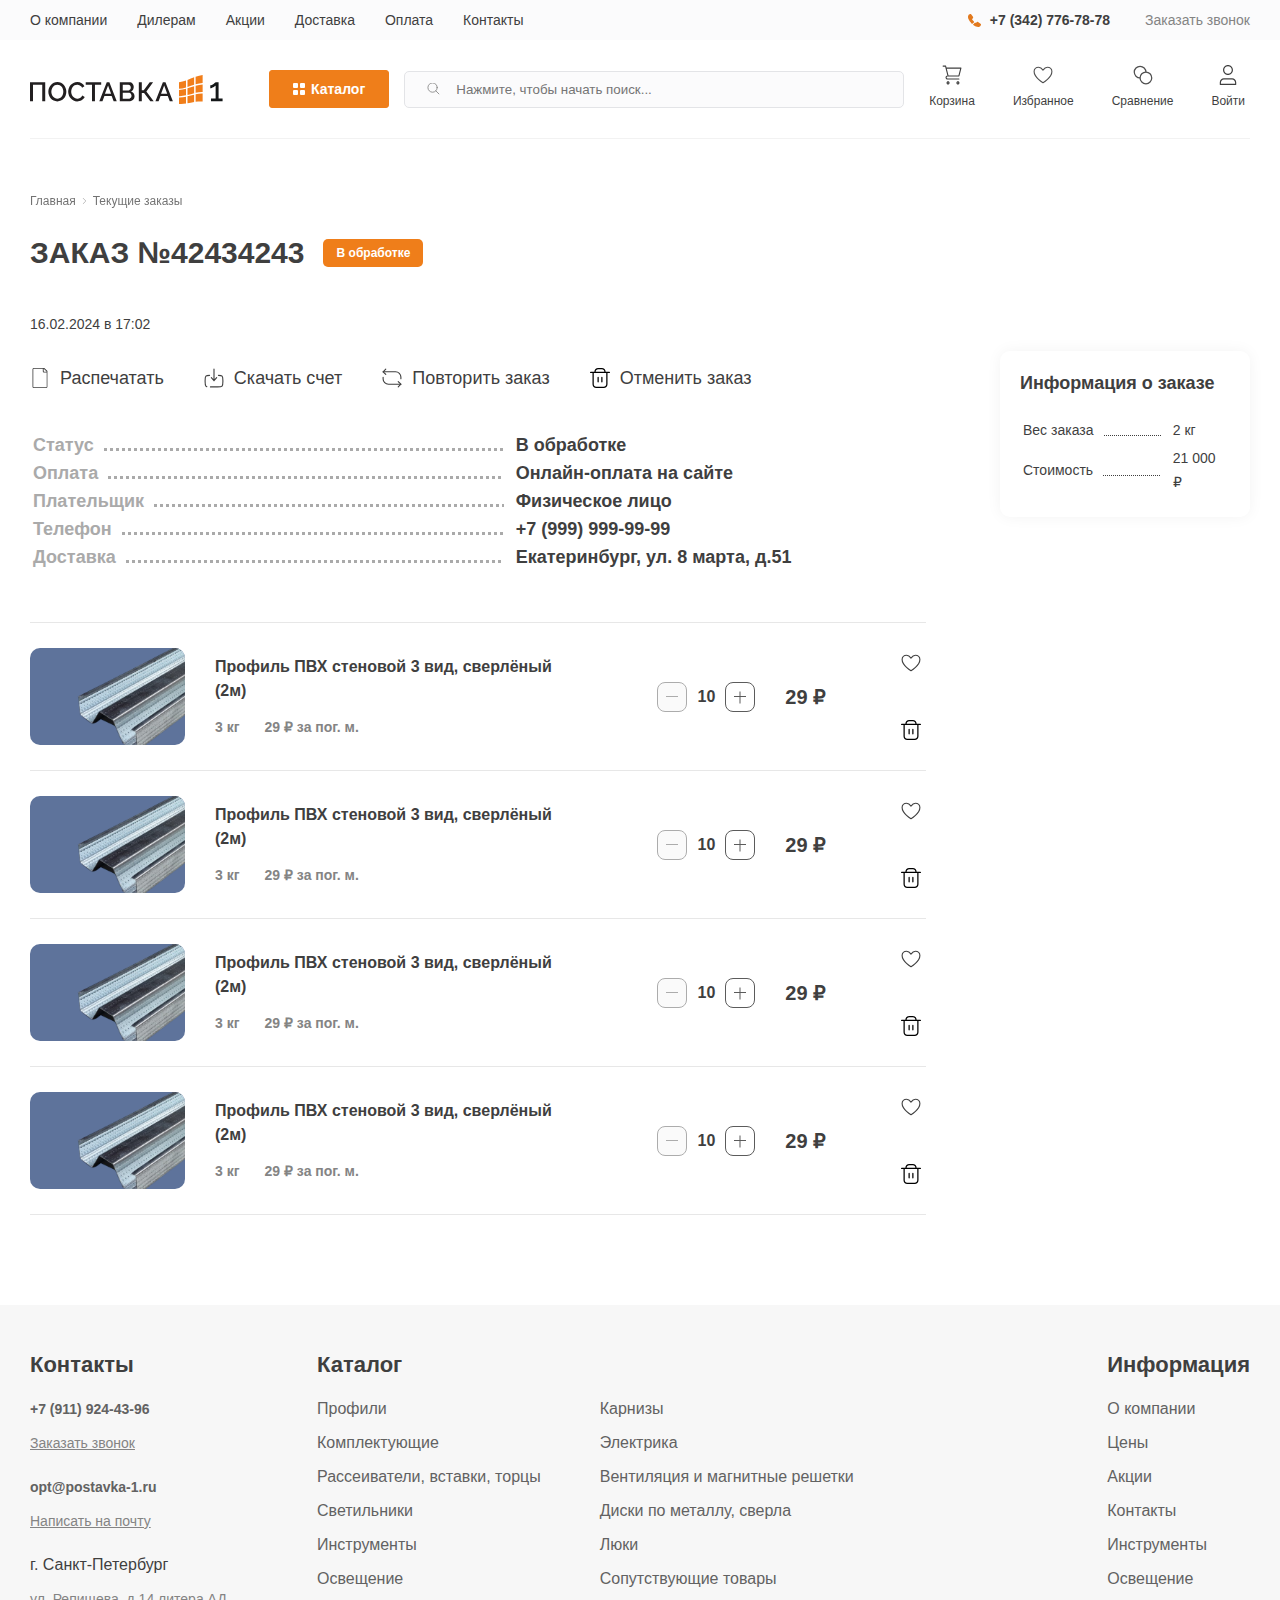
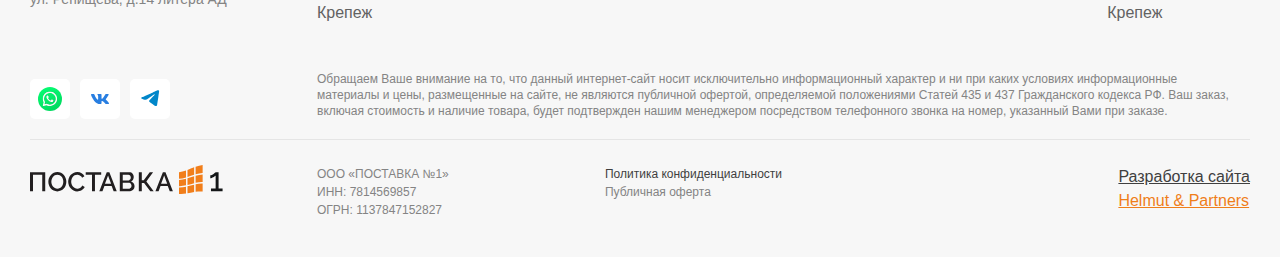
<file: order.html>
<!DOCTYPE html>
<html lang="кг">

<head>
    <meta charset="UTF-8">
    <meta name="viewport" content="width=device-width, initial-scale=1.0">
    <link rel="icon" href="./assets/images/icons/favicon.svg" type="image/svg">
    <link rel="stylesheet" href="https://cdn.jsdelivr.net/npm/swiper@11/swiper-bundle.min.css" />
    <link rel="stylesheet" href="./assets/fonts/fonts.css">
    <link rel="stylesheet" href="./assets/css/style.css">
    <title>Заказ №42434243</title>
</head>

<body>
    <header class="header" id="header">
        <div class="header-bg">
            <div class="container">
                <div class="header__container dFlex">
                    <nav class="header__container-nav">
                        <ul class="header__container-nav__lists dFlex">
                            <li class="header__container-nav__list">
                                <a class="header__container-nav__link" href="#">О компании</a>
                            </li>
                            <li class="header__container-nav__list">
                                <a class="header__container-nav__link" href="#">Дилерам</a>
                            </li>
                            <li class="header__container-nav__list">
                                <a class="header__container-nav__link" href="#">Акции</a>
                            </li>
                            <li class="header__container-nav__list">
                                <a class="header__container-nav__link" href="#">Доставка</a>
                            </li>
                            <li class="header__container-nav__list">
                                <a class="header__container-nav__link" href="#">Оплата</a>
                            </li>
                            <li class="header__container-nav__list">
                                <a class="header__container-nav__link" href="#">Контакты</a>
                            </li>
                        </ul>
                    </nav>
                    <div class="header__container-telephone dFlex">
                        <a class="header__container-telephone__link dFlex" href="tel:+73427767878">
                            <img class="header__container-telephone__icon" src="./assets/images/icons/call-icon.svg"
                                alt="Телефон">
                            +7 (342) 776-78-78
                        </a>
                        <a href="tel:+73427767878" class="header__container-telephone__text">Заказать звонок</a>
                    </div>
                </div>
            </div>
        </div>
        <div class="container">
            <div class="header__block">
                <div class="header__block-container dFlex">
                    <div class="header__block-container__box aIc dFlex">
                        <a class="header__block-container__box-logo" href="#">
                            <img class="header__block-container__box-logo__icon" src="./assets/images/icons/logo.svg"
                                alt="Поставка№1">
                        </a>
                        <button class="btn active header__block-btn dFlex" type="button">
                            <div class="header__block-btn__square dGrid">
                                <span></span>
                                <span></span>
                                <span></span>
                                <span></span>
                            </div>
                            Каталог
                        </button>
                        <form class="header__block-form" action="https://jsonplaceholder.typicode.com/posts"
                            method="post">
                            <label class="header__block-label" for="search">
                                <input class="header__block-label__input inputSearch" type="search" name="search"
                                    id="search" placeholder="Нажмите, чтобы начать поиск..." required>
                                <button class="btn__form-search" type="submit"></button>
                            </label>
                        </form>
                    </div>
                    <ul class="header__block-path__page-lists dFlex">
                        <li class="header__block-path__page-list">
                            <a class="header__block-path__page-link dFlex" href="#">
                                <svg width="18" height="18" viewBox="0 0 18 18" fill="none"
                                    xmlns="http://www.w3.org/2000/svg">
                                    <path
                                        d="M1 0.5C0.723858 0.5 0.5 0.723858 0.5 1C0.5 1.27614 0.723858 1.5 1 1.5L1 0.5ZM3.22222 1L3.70729 0.878732C3.65165 0.656149 3.45166 0.5 3.22222 0.5V1ZM15.2222 13.0556C15.4984 13.0556 15.7222 12.8317 15.7222 12.5556C15.7222 12.2794 15.4984 12.0556 15.2222 12.0556V13.0556ZM17 2.77778L17.4851 2.89905C17.5224 2.74968 17.4889 2.59143 17.3941 2.47007C17.2993 2.34871 17.154 2.27778 17 2.27778V2.77778ZM15.2222 9.88889V10.3889C15.4517 10.3889 15.6516 10.2327 15.7073 10.0102L15.2222 9.88889ZM1 1.5H3.22222V0.5H1L1 1.5ZM2.73715 1.12127L3.1816 2.89905L4.15174 2.65651L3.70729 0.878732L2.73715 1.12127ZM3.1816 2.89905L4.95937 10.0102L5.92952 9.76762L4.15174 2.65651L3.1816 2.89905ZM5.44444 9.38889H5V10.3889H5.44444V9.38889ZM5 13.0556H15.2222V12.0556H5V13.0556ZM3.16667 11.2222C3.16667 12.2347 3.98748 13.0556 5 13.0556V12.0556C4.53976 12.0556 4.16667 11.6825 4.16667 11.2222H3.16667ZM5 9.38889C3.98748 9.38889 3.16667 10.2097 3.16667 11.2222H4.16667C4.16667 10.762 4.53976 10.3889 5 10.3889V9.38889ZM3.66667 3.27778H17V2.27778H3.66667V3.27778ZM16.5149 2.65651L14.7372 9.76762L15.7073 10.0102L17.4851 2.89905L16.5149 2.65651ZM15.2222 9.38889H5.44444V10.3889H15.2222V9.38889ZM14.7222 16.1111C14.7222 16.3259 14.5481 16.5 14.3333 16.5V17.5C15.1004 17.5 15.7222 16.8782 15.7222 16.1111H14.7222ZM14.3333 16.5C14.1186 16.5 13.9444 16.3259 13.9444 16.1111H12.9444C12.9444 16.8782 13.5663 17.5 14.3333 17.5V16.5ZM13.9444 16.1111C13.9444 15.8963 14.1186 15.7222 14.3333 15.7222V14.7222C13.5663 14.7222 12.9444 15.344 12.9444 16.1111H13.9444ZM14.3333 15.7222C14.5481 15.7222 14.7222 15.8963 14.7222 16.1111H15.7222C15.7222 15.344 15.1004 14.7222 14.3333 14.7222V15.7222ZM5.83333 16.1111C5.83333 16.3259 5.65922 16.5 5.44444 16.5V17.5C6.21151 17.5 6.83333 16.8782 6.83333 16.1111H5.83333ZM5.44444 16.5C5.22967 16.5 5.05556 16.3259 5.05556 16.1111H4.05556C4.05556 16.8782 4.67738 17.5 5.44444 17.5V16.5ZM5.05556 16.1111C5.05556 15.8963 5.22967 15.7222 5.44444 15.7222V14.7222C4.67738 14.7222 4.05556 15.344 4.05556 16.1111H5.05556ZM5.44444 15.7222C5.65922 15.7222 5.83333 15.8963 5.83333 16.1111H6.83333C6.83333 15.344 6.21151 14.7222 5.44444 14.7222V15.7222Z"
                                        fill="#3F3F3F" />
                                </svg>
                                Корзина
                            </a>
                        </li>
                        <li class="header__block-path__page-list">
                            <a class="header__block-path__page-link dFlex" href="#">
                                <svg width="18" height="16" viewBox="0 0 18 16" fill="none"
                                    xmlns="http://www.w3.org/2000/svg">
                                    <path fill-rule="evenodd" clip-rule="evenodd"
                                        d="M17 4.9375C17 10.4013 9.00033 15 9.00033 15C9.00033 15 1 10.3333 1 4.94857C1 2.75 2.77778 1 5 1C7.22222 1 9 3.625 9 3.625C9 3.625 10.7778 1 13 1C15.2222 1 17 2.75 17 4.9375Z"
                                        stroke="#4F4F4F" stroke-linecap="round" stroke-linejoin="round" />
                                </svg>
                                Избранное
                            </a>
                        </li>
                        <li class="header__block-path__page-list">
                            <a class="header__block-path__page-link dFlex" href="#">
                                <svg width="16" height="16" viewBox="0 0 16 16" fill="none"
                                    xmlns="http://www.w3.org/2000/svg">
                                    <path
                                        d="M5.66667 10.3333C8.244 10.3333 10.3333 8.244 10.3333 5.66667C10.3333 3.08934 8.244 1 5.66667 1C3.08934 1 1 3.08934 1 5.66667C1 8.244 3.08934 10.3333 5.66667 10.3333Z"
                                        fill="white" stroke="#4F4F4F" />
                                    <path
                                        d="M10.3333 15.0001C12.9106 15.0001 15 12.9107 15 10.3334C15 7.75609 12.9106 5.66675 10.3333 5.66675C7.75596 5.66675 5.66663 7.75609 5.66663 10.3334C5.66663 12.9107 7.75596 15.0001 10.3333 15.0001Z"
                                        fill="white" stroke="#4F4F4F" />
                                </svg>
                                Сравнение
                            </a>
                        </li>
                        <li class="header__block-path__page-list">
                            <a class="header__block-path__page-link dFlex" href="#">
                                <svg width="15" height="17" viewBox="0 0 15 17" fill="none"
                                    xmlns="http://www.w3.org/2000/svg">
                                    <path fill-rule="evenodd" clip-rule="evenodd"
                                        d="M4.28571 4.26471C4.28571 2.45528 5.73113 1 7.5 1C9.26887 1 10.7143 2.45528 10.7143 4.26471C10.7143 6.07413 9.26887 7.52941 7.5 7.52941C5.73113 7.52941 4.28571 6.07413 4.28571 4.26471ZM7.5 0C5.16618 0 3.28571 1.91575 3.28571 4.26471C3.28571 6.61366 5.16618 8.52941 7.5 8.52941C9.83382 8.52941 11.7143 6.61366 11.7143 4.26471C11.7143 1.91575 9.83382 0 7.5 0ZM1.5 14.9314C1.5 13.4564 2.64539 12.2941 4.01786 12.2941H10.9821C12.3546 12.2941 13.5 13.4564 13.5 14.9314V16H1.5V14.9314ZM4.01786 11.2941C2.05689 11.2941 0.5 12.941 0.5 14.9314V16.5C0.5 16.7761 0.723858 17 1 17H14C14.2761 17 14.5 16.7761 14.5 16.5V14.9314C14.5 12.941 12.9431 11.2941 10.9821 11.2941H4.01786Z"
                                        fill="#3F3F3F" />
                                </svg>
                                Войти
                            </a>
                        </li>
                    </ul>
                </div>
            </div>
        </div>
    </header>

    <div class="container">
        <div class="path__block dFlex">
            <a href="#">Главная</a>
            <svg width="9" height="5" viewBox="0 0 9 5" fill="none" xmlns="http://www.w3.org/2000/svg">
                <path d="M8 0.75L4.5 4.25L1 0.75" stroke="#626262" stroke-linecap="round" stroke-linejoin="round" />
            </svg>
            <a href="#">Текущие заказы</a>
        </div>
        <div class="dFlex card-product order">
            <div class="cart__container-block">
                <main class="main main__category card-products cart" id="main">
                    <div class="best-deals__texts card__product-block cart__block dFlex">
                        <div class="order__status dFlex">
                            <h1 class="path__block-title">Заказ №42434243</h1>
                            <p class="order__status-text fwsb">В обработке</p>
                        </div>
                        <p class="order__date"><span>16.02.2024</span> в <span>17:02</span></p>
                        <div class="cart__btn dFlex">
                            <a class="header__block-path__page-link dFlex" href="#">
                                <svg width="12" height="16" viewBox="0 0 12 16" fill="none"
                                    xmlns="http://www.w3.org/2000/svg">
                                    <path
                                        d="M12 2.75627C12 2.55147 11.929 2.41495 11.787 2.2784L9.65681 0.230402C9.44379 0.0256022 9.23077 -0.0426697 9.01775 0.0256022H1.1361C0.639053 -0.0426697 0.142023 0.36693 0 0.913074V14.9077C0 15.5221 0.497047 16 1.1361 16H10.7929C11.432 16 11.929 15.5221 11.929 14.9077V2.8928L12 2.75627C12 2.82455 12 2.82455 12 2.75627ZM11.2899 2.75627C11.3609 2.82455 11.2899 2.96107 11.2189 2.96107H9.30176C9.08875 2.96107 8.94674 2.82455 8.94674 2.61975V0.776546C8.94674 0.640018 9.08875 0.640018 9.15976 0.708274L11.2899 2.75627ZM11.3609 14.9077C11.3609 15.1808 11.1479 15.3856 10.8639 15.3856H1.1361C0.852071 15.3856 0.639053 15.1808 0.639053 14.9077V0.98133C0.710064 0.77653 0.852071 0.640002 1.1361 0.640002H8.23669V2.61975C8.23669 3.16587 8.66273 3.64375 9.30178 3.64375H11.3609V14.9077Z"
                                        fill="#3F3F3F" />
                                </svg>
                                Распечатать
                            </a>
                            <a class="header__block-path__page-link dFlex" href="#">
                                <svg width="18" height="18" viewBox="0 0 18 18" fill="none"
                                    xmlns="http://www.w3.org/2000/svg">
                                    <path
                                        d="M5.79995 17.0001H12.1999C14.4626 17.0001 15.5939 17.0001 16.2969 16.2971C16.9998 15.5942 16.9998 14.4628 16.9998 12.2001V11.4001C16.9998 9.13742 16.9998 8.00607 16.2969 7.30312C15.6822 6.68841 14.7399 6.61125 12.9999 6.60156M4.99996 6.60156C3.25995 6.61125 2.31763 6.68841 1.70294 7.30311C1 8.00607 1 9.13742 1 11.4001V12.2001C1 14.4628 1 15.5942 1.70294 16.2971C1.94277 16.5369 2.23248 16.6949 2.59998 16.7991"
                                        stroke="#3F3F3F" stroke-linecap="round" />
                                    <path
                                        d="M8.99959 1V11.3999M8.99959 11.3999L6.59961 8.59993M8.99959 11.3999L11.3996 8.59993"
                                        stroke="#3F3F3F" stroke-linecap="round" stroke-linejoin="round" />
                                </svg>
                                Скачать счет
                            </a>
                            <a class="header__block-path__page-link dFlex" href="#">
                                <svg width="18" height="18" viewBox="0 0 18 18" fill="none"
                                    xmlns="http://www.w3.org/2000/svg">
                                    <path
                                        d="M17 14.6002H5.8C4.52696 14.6002 3.30603 14.0945 2.40586 13.1943C1.50569 12.2942 1 11.0732 1 9.80015V8.40015"
                                        stroke="#3F3F3F" stroke-linecap="round" stroke-linejoin="round" />
                                    <path d="M14.5996 17L16.9996 14.6L14.5996 12.2" stroke="#3F3F3F"
                                        stroke-linecap="round" stroke-linejoin="round" />
                                    <path
                                        d="M1 3.3999H12.2C13.473 3.3999 14.6939 3.90559 15.5941 4.80577C16.4942 5.70595 17 6.92688 17 8.19991V9.64"
                                        stroke="#3F3F3F" stroke-linecap="round" stroke-linejoin="round" />
                                    <path d="M3.4 1L1 3.40001L3.4 5.80003" stroke="#3F3F3F" stroke-linecap="round"
                                        stroke-linejoin="round" />
                                </svg>
                                <span>Повторить заказ</span>
                            </a>
                            <a class="header__block-path__page-link dFlex" href="#">
                                <svg width="16" height="16" viewBox="0 0 16 16" fill="none"
                                    xmlns="http://www.w3.org/2000/svg">
                                    <path
                                        d="M9.5 0C11.1569 0 12.5 1.34315 12.5 3H15.5C15.7761 3 16 3.22386 16 3.5C16 3.77614 15.7761 4 15.5 4L14 3.9995V13C14 14.6569 12.6569 16 11 16H5C3.34315 16 2 14.6569 2 13V4H0.5C0.223858 4 0 3.77614 0 3.5C0 3.22386 0.223858 3 0.5 3H3.5C3.5 1.34315 4.84315 0 6.5 0H9.5ZM13 4H3V13C3 14.0711 3.84198 14.9455 4.90018 14.9976L5 15H11C12.0711 15 12.9455 14.158 12.9976 13.0998L13 13V4ZM6.5 7C6.77614 7 7 7.22386 7 7.5V11C7 11.2761 6.77614 11.5 6.5 11.5C6.22386 11.5 6 11.2761 6 11V7.5C6 7.22386 6.22386 7 6.5 7ZM9.5 7C9.77614 7 10 7.22386 10 7.5V11C10 11.2761 9.77614 11.5 9.5 11.5C9.22386 11.5 9 11.2761 9 11V7.5C9 7.22386 9.22386 7 9.5 7ZM9.5 1H6.5C5.4289 1 4.55446 1.84198 4.50245 2.90018L4.5 3H8H11.5C11.5 1.9289 10.658 1.05446 9.59982 1.00245L9.5 1Z"
                                        fill="black" />
                                </svg>
                                <span>Отменить заказ</span>
                            </a>
                        </div>
                    </div>
                    <table class="card-product__tabs-block__content-container__table">
                        <tbody>
                            <tr>
                                <td class="card-product__tabs-block__content-container__table-name">
                                    <span>Статус</span>
                                </td>
                                <td class="card-product__tabs-block__content-container__table-cur">
                                    В обработке</td>
                            </tr>
                            <tr>
                                <td class="card-product__tabs-block__content-container__table-name">
                                    <span>Оплата</span>
                                </td>
                                <td class="card-product__tabs-block__content-container__table-cur">
                                    Онлайн-оплата на сайте</td>
                            </tr>
                            <tr>
                                <td class="card-product__tabs-block__content-container__table-name">
                                    <span>Плательщик</span>
                                </td>
                                <td class="card-product__tabs-block__content-container__table-cur">
                                    Физическое лицо</td>
                            </tr>
                            <tr>
                                <td class="card-product__tabs-block__content-container__table-name">
                                    <span>Телефон</span>
                                </td>
                                <td class="card-product__tabs-block__content-container__table-cur">
                                    +7 (999) 999-99-99</td>
                            </tr>
                            <tr>
                                <td class="card-product__tabs-block__content-container__table-name">
                                    <span>Доставка</span>
                                </td>
                                <td class="card-product__tabs-block__content-container__table-cur">
                                    Екатеринбург, ул. 8 марта, д.51</td>
                            </tr>
                        </tbody>
                    </table>
                    <section class="card-product__block">
                        <div class="product__content purple-blue dFlex">
                            <div class="dFlex card-product__block-box">
                                <div class="cart__container">
                                    <img class="product__swiper-slide" src="./assets/images/profiles-1.png"
                                        alt="Профиль ПВХ">
                                </div>
                                <div class="dFlex card-product__block-texts">
                                    <p class="card-product__block-text fwsb">Профиль ПВХ стеновой 3 вид, сверлёный (2м)
                                    </p>
                                    <div class="dFlex card-product__block-texts__price">
                                        <p class="product__text-price">3 кг</p>
                                        <p class="product__text-price">29 ₽ за пог. м.</p>
                                    </div>
                                </div>
                            </div>
                            <div class="product__count-price dFlex">
                                <div class="product__counter dFlex">
                                    <button type="button" class="product__btn product__btn-remove dFlex"
                                        disabled=""></button>
                                    <b class="product__count">10</b>
                                    <button type="button" class="product__btn product__btn-add dFlex"></button>
                                </div>
                                <div class="product__count-price__box dFlex">
                                    <p class="product__count-price__number">29</p>
                                    <span>₽</span>
                                </div>
                            </div>
                            <div class="cart-block__icons dFlex">
                                <a class="header__block-path__page-link dFlex" href="#">
                                    <svg width="18" height="16" viewBox="0 0 18 16" fill="none"
                                        xmlns="http://www.w3.org/2000/svg">
                                        <path fill-rule="evenodd" clip-rule="evenodd"
                                            d="M17 4.9375C17 10.4013 9.00033 15 9.00033 15C9.00033 15 1 10.3333 1 4.94857C1 2.75 2.77778 1 5 1C7.22222 1 9 3.625 9 3.625C9 3.625 10.7778 1 13 1C15.2222 1 17 2.75 17 4.9375Z"
                                            stroke="#3F3F3F" stroke-linecap="round" stroke-linejoin="round"></path>
                                    </svg>
                                </a>
                                <a class="header__block-path__page-link cart__btn-delete dFlex" href="#">
                                    <svg width="16" height="16" viewBox="0 0 16 16" fill="none"
                                        xmlns="http://www.w3.org/2000/svg">
                                        <path
                                            d="M9.5 0C11.1569 0 12.5 1.34315 12.5 3H15.5C15.7761 3 16 3.22386 16 3.5C16 3.77614 15.7761 4 15.5 4L14 3.9995V13C14 14.6569 12.6569 16 11 16H5C3.34315 16 2 14.6569 2 13V4H0.5C0.223858 4 0 3.77614 0 3.5C0 3.22386 0.223858 3 0.5 3H3.5C3.5 1.34315 4.84315 0 6.5 0H9.5ZM13 4H3V13C3 14.0711 3.84198 14.9455 4.90018 14.9976L5 15H11C12.0711 15 12.9455 14.158 12.9976 13.0998L13 13V4ZM6.5 7C6.77614 7 7 7.22386 7 7.5V11C7 11.2761 6.77614 11.5 6.5 11.5C6.22386 11.5 6 11.2761 6 11V7.5C6 7.22386 6.22386 7 6.5 7ZM9.5 7C9.77614 7 10 7.22386 10 7.5V11C10 11.2761 9.77614 11.5 9.5 11.5C9.22386 11.5 9 11.2761 9 11V7.5C9 7.22386 9.22386 7 9.5 7ZM9.5 1H6.5C5.4289 1 4.55446 1.84198 4.50245 2.90018L4.5 3H8H11.5C11.5 1.9289 10.658 1.05446 9.59982 1.00245L9.5 1Z"
                                            fill="black"></path>
                                    </svg>
                                </a>
                            </div>
                        </div>
                        <div class="product__content purple-blue dFlex">
                            <div class="dFlex card-product__block-box">
                                <div class="cart__container">
                                    <img class="product__swiper-slide" src="./assets/images/profiles-1.png"
                                        alt="Профиль ПВХ">
                                </div>
                                <div class="dFlex card-product__block-texts">
                                    <p class="card-product__block-text fwsb">Профиль ПВХ стеновой 3 вид, сверлёный (2м)
                                    </p>
                                    <div class="dFlex card-product__block-texts__price">
                                        <p class="product__text-price">3 кг</p>
                                        <p class="product__text-price">29 ₽ за пог. м.</p>
                                    </div>
                                </div>
                            </div>
                            <div class="product__count-price dFlex">
                                <div class="product__counter dFlex">
                                    <button type="button" class="product__btn product__btn-remove dFlex"
                                        disabled=""></button>
                                    <b class="product__count">10</b>
                                    <button type="button" class="product__btn product__btn-add dFlex"></button>
                                </div>
                                <div class="product__count-price__box dFlex">
                                    <p class="product__count-price__number">29</p>
                                    <span>₽</span>
                                </div>
                            </div>
                            <div class="cart-block__icons dFlex">
                                <a class="header__block-path__page-link dFlex" href="#">
                                    <svg width="18" height="16" viewBox="0 0 18 16" fill="none"
                                        xmlns="http://www.w3.org/2000/svg">
                                        <path fill-rule="evenodd" clip-rule="evenodd"
                                            d="M17 4.9375C17 10.4013 9.00033 15 9.00033 15C9.00033 15 1 10.3333 1 4.94857C1 2.75 2.77778 1 5 1C7.22222 1 9 3.625 9 3.625C9 3.625 10.7778 1 13 1C15.2222 1 17 2.75 17 4.9375Z"
                                            stroke="#3F3F3F" stroke-linecap="round" stroke-linejoin="round"></path>
                                    </svg>
                                </a>
                                <a class="header__block-path__page-link cart__btn-delete dFlex" href="#">
                                    <svg width="16" height="16" viewBox="0 0 16 16" fill="none"
                                        xmlns="http://www.w3.org/2000/svg">
                                        <path
                                            d="M9.5 0C11.1569 0 12.5 1.34315 12.5 3H15.5C15.7761 3 16 3.22386 16 3.5C16 3.77614 15.7761 4 15.5 4L14 3.9995V13C14 14.6569 12.6569 16 11 16H5C3.34315 16 2 14.6569 2 13V4H0.5C0.223858 4 0 3.77614 0 3.5C0 3.22386 0.223858 3 0.5 3H3.5C3.5 1.34315 4.84315 0 6.5 0H9.5ZM13 4H3V13C3 14.0711 3.84198 14.9455 4.90018 14.9976L5 15H11C12.0711 15 12.9455 14.158 12.9976 13.0998L13 13V4ZM6.5 7C6.77614 7 7 7.22386 7 7.5V11C7 11.2761 6.77614 11.5 6.5 11.5C6.22386 11.5 6 11.2761 6 11V7.5C6 7.22386 6.22386 7 6.5 7ZM9.5 7C9.77614 7 10 7.22386 10 7.5V11C10 11.2761 9.77614 11.5 9.5 11.5C9.22386 11.5 9 11.2761 9 11V7.5C9 7.22386 9.22386 7 9.5 7ZM9.5 1H6.5C5.4289 1 4.55446 1.84198 4.50245 2.90018L4.5 3H8H11.5C11.5 1.9289 10.658 1.05446 9.59982 1.00245L9.5 1Z"
                                            fill="black"></path>
                                    </svg>
                                </a>
                            </div>
                        </div>
                        <div class="product__content purple-blue dFlex">
                            <div class="dFlex card-product__block-box">
                                <div class="cart__container">
                                    <img class="product__swiper-slide" src="./assets/images/profiles-1.png"
                                        alt="Профиль ПВХ">
                                </div>
                                <div class="dFlex card-product__block-texts">
                                    <p class="card-product__block-text fwsb">Профиль ПВХ стеновой 3 вид, сверлёный (2м)
                                    </p>
                                    <div class="dFlex card-product__block-texts__price">
                                        <p class="product__text-price">3 кг</p>
                                        <p class="product__text-price">29 ₽ за пог. м.</p>
                                    </div>
                                </div>
                            </div>
                            <div class="product__count-price dFlex">
                                <div class="product__counter dFlex">
                                    <button type="button" class="product__btn product__btn-remove dFlex"
                                        disabled=""></button>
                                    <b class="product__count">10</b>
                                    <button type="button" class="product__btn product__btn-add dFlex"></button>
                                </div>
                                <div class="product__count-price__box dFlex">
                                    <p class="product__count-price__number">29</p>
                                    <span>₽</span>
                                </div>
                            </div>
                            <div class="cart-block__icons dFlex">
                                <a class="header__block-path__page-link dFlex" href="#">
                                    <svg width="18" height="16" viewBox="0 0 18 16" fill="none"
                                        xmlns="http://www.w3.org/2000/svg">
                                        <path fill-rule="evenodd" clip-rule="evenodd"
                                            d="M17 4.9375C17 10.4013 9.00033 15 9.00033 15C9.00033 15 1 10.3333 1 4.94857C1 2.75 2.77778 1 5 1C7.22222 1 9 3.625 9 3.625C9 3.625 10.7778 1 13 1C15.2222 1 17 2.75 17 4.9375Z"
                                            stroke="#3F3F3F" stroke-linecap="round" stroke-linejoin="round"></path>
                                    </svg>
                                </a>
                                <a class="header__block-path__page-link cart__btn-delete dFlex" href="#">
                                    <svg width="16" height="16" viewBox="0 0 16 16" fill="none"
                                        xmlns="http://www.w3.org/2000/svg">
                                        <path
                                            d="M9.5 0C11.1569 0 12.5 1.34315 12.5 3H15.5C15.7761 3 16 3.22386 16 3.5C16 3.77614 15.7761 4 15.5 4L14 3.9995V13C14 14.6569 12.6569 16 11 16H5C3.34315 16 2 14.6569 2 13V4H0.5C0.223858 4 0 3.77614 0 3.5C0 3.22386 0.223858 3 0.5 3H3.5C3.5 1.34315 4.84315 0 6.5 0H9.5ZM13 4H3V13C3 14.0711 3.84198 14.9455 4.90018 14.9976L5 15H11C12.0711 15 12.9455 14.158 12.9976 13.0998L13 13V4ZM6.5 7C6.77614 7 7 7.22386 7 7.5V11C7 11.2761 6.77614 11.5 6.5 11.5C6.22386 11.5 6 11.2761 6 11V7.5C6 7.22386 6.22386 7 6.5 7ZM9.5 7C9.77614 7 10 7.22386 10 7.5V11C10 11.2761 9.77614 11.5 9.5 11.5C9.22386 11.5 9 11.2761 9 11V7.5C9 7.22386 9.22386 7 9.5 7ZM9.5 1H6.5C5.4289 1 4.55446 1.84198 4.50245 2.90018L4.5 3H8H11.5C11.5 1.9289 10.658 1.05446 9.59982 1.00245L9.5 1Z"
                                            fill="black"></path>
                                    </svg>
                                </a>
                            </div>
                        </div>
                        <div class="product__content purple-blue dFlex">
                            <div class="dFlex card-product__block-box">
                                <div class="cart__container">
                                    <img class="product__swiper-slide" src="./assets/images/profiles-1.png"
                                        alt="Профиль ПВХ">
                                </div>
                                <div class="dFlex card-product__block-texts">
                                    <p class="card-product__block-text fwsb">Профиль ПВХ стеновой 3 вид, сверлёный (2м)
                                    </p>
                                    <div class="dFlex card-product__block-texts__price">
                                        <p class="product__text-price">3 кг</p>
                                        <p class="product__text-price">29 ₽ за пог. м.</p>
                                    </div>
                                </div>
                            </div>
                            <div class="product__count-price dFlex">
                                <div class="product__counter dFlex">
                                    <button type="button" class="product__btn product__btn-remove dFlex"
                                        disabled=""></button>
                                    <b class="product__count">10</b>
                                    <button type="button" class="product__btn product__btn-add dFlex"></button>
                                </div>
                                <div class="product__count-price__box dFlex">
                                    <p class="product__count-price__number">29</p>
                                    <span>₽</span>
                                </div>
                            </div>
                            <div class="cart-block__icons dFlex">
                                <a class="header__block-path__page-link dFlex" href="#">
                                    <svg width="18" height="16" viewBox="0 0 18 16" fill="none"
                                        xmlns="http://www.w3.org/2000/svg">
                                        <path fill-rule="evenodd" clip-rule="evenodd"
                                            d="M17 4.9375C17 10.4013 9.00033 15 9.00033 15C9.00033 15 1 10.3333 1 4.94857C1 2.75 2.77778 1 5 1C7.22222 1 9 3.625 9 3.625C9 3.625 10.7778 1 13 1C15.2222 1 17 2.75 17 4.9375Z"
                                            stroke="#3F3F3F" stroke-linecap="round" stroke-linejoin="round"></path>
                                    </svg>
                                </a>
                                <a class="header__block-path__page-link cart__btn-delete dFlex" href="#">
                                    <svg width="16" height="16" viewBox="0 0 16 16" fill="none"
                                        xmlns="http://www.w3.org/2000/svg">
                                        <path
                                            d="M9.5 0C11.1569 0 12.5 1.34315 12.5 3H15.5C15.7761 3 16 3.22386 16 3.5C16 3.77614 15.7761 4 15.5 4L14 3.9995V13C14 14.6569 12.6569 16 11 16H5C3.34315 16 2 14.6569 2 13V4H0.5C0.223858 4 0 3.77614 0 3.5C0 3.22386 0.223858 3 0.5 3H3.5C3.5 1.34315 4.84315 0 6.5 0H9.5ZM13 4H3V13C3 14.0711 3.84198 14.9455 4.90018 14.9976L5 15H11C12.0711 15 12.9455 14.158 12.9976 13.0998L13 13V4ZM6.5 7C6.77614 7 7 7.22386 7 7.5V11C7 11.2761 6.77614 11.5 6.5 11.5C6.22386 11.5 6 11.2761 6 11V7.5C6 7.22386 6.22386 7 6.5 7ZM9.5 7C9.77614 7 10 7.22386 10 7.5V11C10 11.2761 9.77614 11.5 9.5 11.5C9.22386 11.5 9 11.2761 9 11V7.5C9 7.22386 9.22386 7 9.5 7ZM9.5 1H6.5C5.4289 1 4.55446 1.84198 4.50245 2.90018L4.5 3H8H11.5C11.5 1.9289 10.658 1.05446 9.59982 1.00245L9.5 1Z"
                                            fill="black"></path>
                                    </svg>
                                </a>
                            </div>
                        </div>
                    </section>
                </main>
            </div>
            <aside class="main__profile-product__price cart__aside dFlex">
                <p class="cart__text fwsb">Информация о заказе</p>
                <table class="card-product__tabs-block__content-container__table table_aside">
                    <tbody>
                        <tr>
                            <td class="card-product__tabs-block__content-container__table-name">
                                <span>Вес заказа</span>
                            </td>
                            <td class="card-product__tabs-block__content-container__table-cur">
                                <span>2</span> кг
                            </td>
                        </tr>
                        <tr>
                            <td class="card-product__tabs-block__content-container__table-name">
                                <span>Стоимость</span>
                            </td>
                            <td class="card-product__tabs-block__content-container__table-cur">
                                <span>21 000</span> ₽
                            </td>
                        </tr>
                    </tbody>
                </table>
            </aside>
        </div>
    </div>

    <footer class="footer" id="footer">
        <div class="container">
            <div class="footer__top dFlex">
                <div class="footer__top-contacts dFlex">
                    <div>
                        <h3 class="footer__subtitle">Контакты</h3>
                        <div class="footer__top-contacts__box dFlex">
                            <div class="footer__top-contacts__box-texts dFlex">
                                <a class="footer__top-contacts__box-texts__link" href="tel:+79119244396">+7 (911)
                                    924-43-96</a>
                                <a href="tel:+79119244396">Заказать
                                    звонок</a>
                            </div>
                            <div class="footer__top-contacts__box-texts dFlex">
                                <a class="footer__top-contacts__box-texts__link"
                                    href="mailto:opt@postavka-1.ru">opt@postavka-1.ru</a>
                                <a href="mailto:opt@postavka-1.ru">Написать на почту</a>
                            </div>
                            <div class="footer__top-contacts__box-texts dFlex">
                                <p>г. Санкт-Петербург</p>
                                <p class="footer__top-contacts__box-street">ул. Репищева, д.14 литера АД</p>
                            </div>
                        </div>
                    </div>
                    <div class="footer__top-contacts__social dFlex">
                        <a href="#"></a>
                        <a href="#"></a>
                        <a href="#"></a>
                    </div>
                </div>
                <div class="footer__top-box">
                    <div class="footer__top-box__block dFlex">
                        <div class="footer__top-catalog">
                            <h3 class="footer__subtitle">Каталог</h3>
                            <div class="footer__top-catalog__box dFlex">
                                <ul class="footer__top-catalog__lists dFlex">
                                    <li class="footer__top-catalog__list">
                                        <a class="footer__top-catalog__link" href="#">Профили</a>
                                    </li>
                                    <li class="footer__top-catalog__list">
                                        <a class="footer__top-catalog__link" href="#">Комплектующие</a>
                                    </li>
                                    <li class="footer__top-catalog__list">
                                        <a class="footer__top-catalog__link" href="#">Рассеиватели, вставки, торцы</a>
                                    </li>
                                    <li class="footer__top-catalog__list">
                                        <a class="footer__top-catalog__link" href="#">Светильники</a>
                                    </li>
                                    <li class="footer__top-catalog__list">
                                        <a class="footer__top-catalog__link" href="#">Инструменты</a>
                                    </li>
                                    <li class="footer__top-catalog__list">
                                        <a class="footer__top-catalog__link" href="#">Освещение</a>
                                    </li>
                                    <li class="footer__top-catalog__list">
                                        <a class="footer__top-catalog__link" href="#">Крепеж</a>
                                    </li>
                                </ul>
                                <ul class="footer__top-catalog__lists dFlex">
                                    <li class="footer__top-catalog__list">
                                        <a class="footer__top-catalog__link" href="#">Карнизы</a>
                                    </li>
                                    <li class="footer__top-catalog__list">
                                        <a class="footer__top-catalog__link" href="#">Электрика</a>
                                    </li>
                                    <li class="footer__top-catalog__list">
                                        <a class="footer__top-catalog__link" href="#">Вентиляция и магнитные решетки</a>
                                    </li>
                                    <li class="footer__top-catalog__list">
                                        <a class="footer__top-catalog__link" href="#">Диски по металлу, сверла</a>
                                    </li>
                                    <li class="footer__top-catalog__list">
                                        <a class="footer__top-catalog__link" href="#">Люки</a>
                                    </li>
                                    <li class="footer__top-catalog__list">
                                        <a class="footer__top-catalog__link" href="#">Сопутствующие товары</a>
                                    </li>
                                </ul>
                            </div>
                        </div>
                        <div class="footer__top-information">
                            <h3 class="footer__subtitle">Информация</h3>
                            <div>
                                <ul class="footer__top-catalog__lists dFlex">
                                    <li class="footer__top-catalog__list">
                                        <a class="footer__top-catalog__link" href="#">О компании</a>
                                    </li>
                                    <li class="footer__top-catalog__list">
                                        <a class="footer__top-catalog__link" href="#">Цены</a>
                                    </li>
                                    <li class="footer__top-catalog__list">
                                        <a class="footer__top-catalog__link" href="#">Акции</a>
                                    </li>
                                    <li class="footer__top-catalog__list">
                                        <a class="footer__top-catalog__link" href="#">Контакты</a>
                                    </li>
                                    <li class="footer__top-catalog__list">
                                        <a class="footer__top-catalog__link" href="#">Инструменты</a>
                                    </li>
                                    <li class="footer__top-catalog__list">
                                        <a class="footer__top-catalog__link" href="#">Освещение</a>
                                    </li>
                                    <li class="footer__top-catalog__list">
                                        <a class="footer__top-catalog__link" href="#">Крепеж</a>
                                    </li>
                                </ul>
                            </div>
                        </div>
                    </div>
                    <p class="footer__top-box__text">Обращаем Ваше внимание на то, что данный интернет-сайт носит
                        исключительно информационный характер и ни при каких
                        условиях информационные материалы и цены, размещенные на сайте, не являются публичной офертой,
                        определяемой положениями
                        Статей 435 и 437 Гражданского кодекса РФ. Ваш заказ, включая стоимость и наличие товара, будет
                        подтвержден нашим
                        менеджером посредством телефонного звонка на номер, указанный Вами при заказе.</p>
                </div>
            </div>
            <div class="footer__bottom dFlex">
                <a class="header__block-container__box-logo" href="#">
                    <img class="header__block-container__box-logo__icon" src="./assets/images/icons/logo.svg"
                        alt="Поставка№1">
                </a>
                <div class="footer__bottom-box dFlex">
                    <div class="footer__bottom-requisites dFlex">
                        <ul class="footer__bottom-requisites__lists">
                            <li class="footer__bottom-requisites__list footer__top-box__text">ООО «ПОСТАВКА №1»</li>
                            <li class="footer__bottom-requisites__list footer__top-box__text">ИНН: 7814569857</li>
                            <li class="footer__bottom-requisites__list footer__top-box__text">ОГРН: 1137847152827</li>
                        </ul>
                        <ul class="footer__bottom-requisites__lists">
                            <li class="footer__bottom-requisites__list footer__top-box__text">
                                <a href="#">Политика конфиденциальности</a>
                            </li>
                            <li class="footer__bottom-requisites__list footer__top-box__text">
                                <a href="#"></a>Публичная
                                оферта</a>
                            </li>
                        </ul>
                    </div>
                    <div class="footer__bottom-box__partners dFlex">
                        <a href="#" class="footer__bottom-box__partners-text">Разработка сайта</a>
                        <a href="#" class="footer__bottom-box__partner">Helmut & Partners</a>
                    </div>
                </div>
            </div>
        </div>
    </footer>
    <script src="https://cdn.jsdelivr.net/npm/swiper@11/swiper-bundle.min.js"></script>
    <script src="./assets/js/index.js"></script>
</body>

</html>
</file>
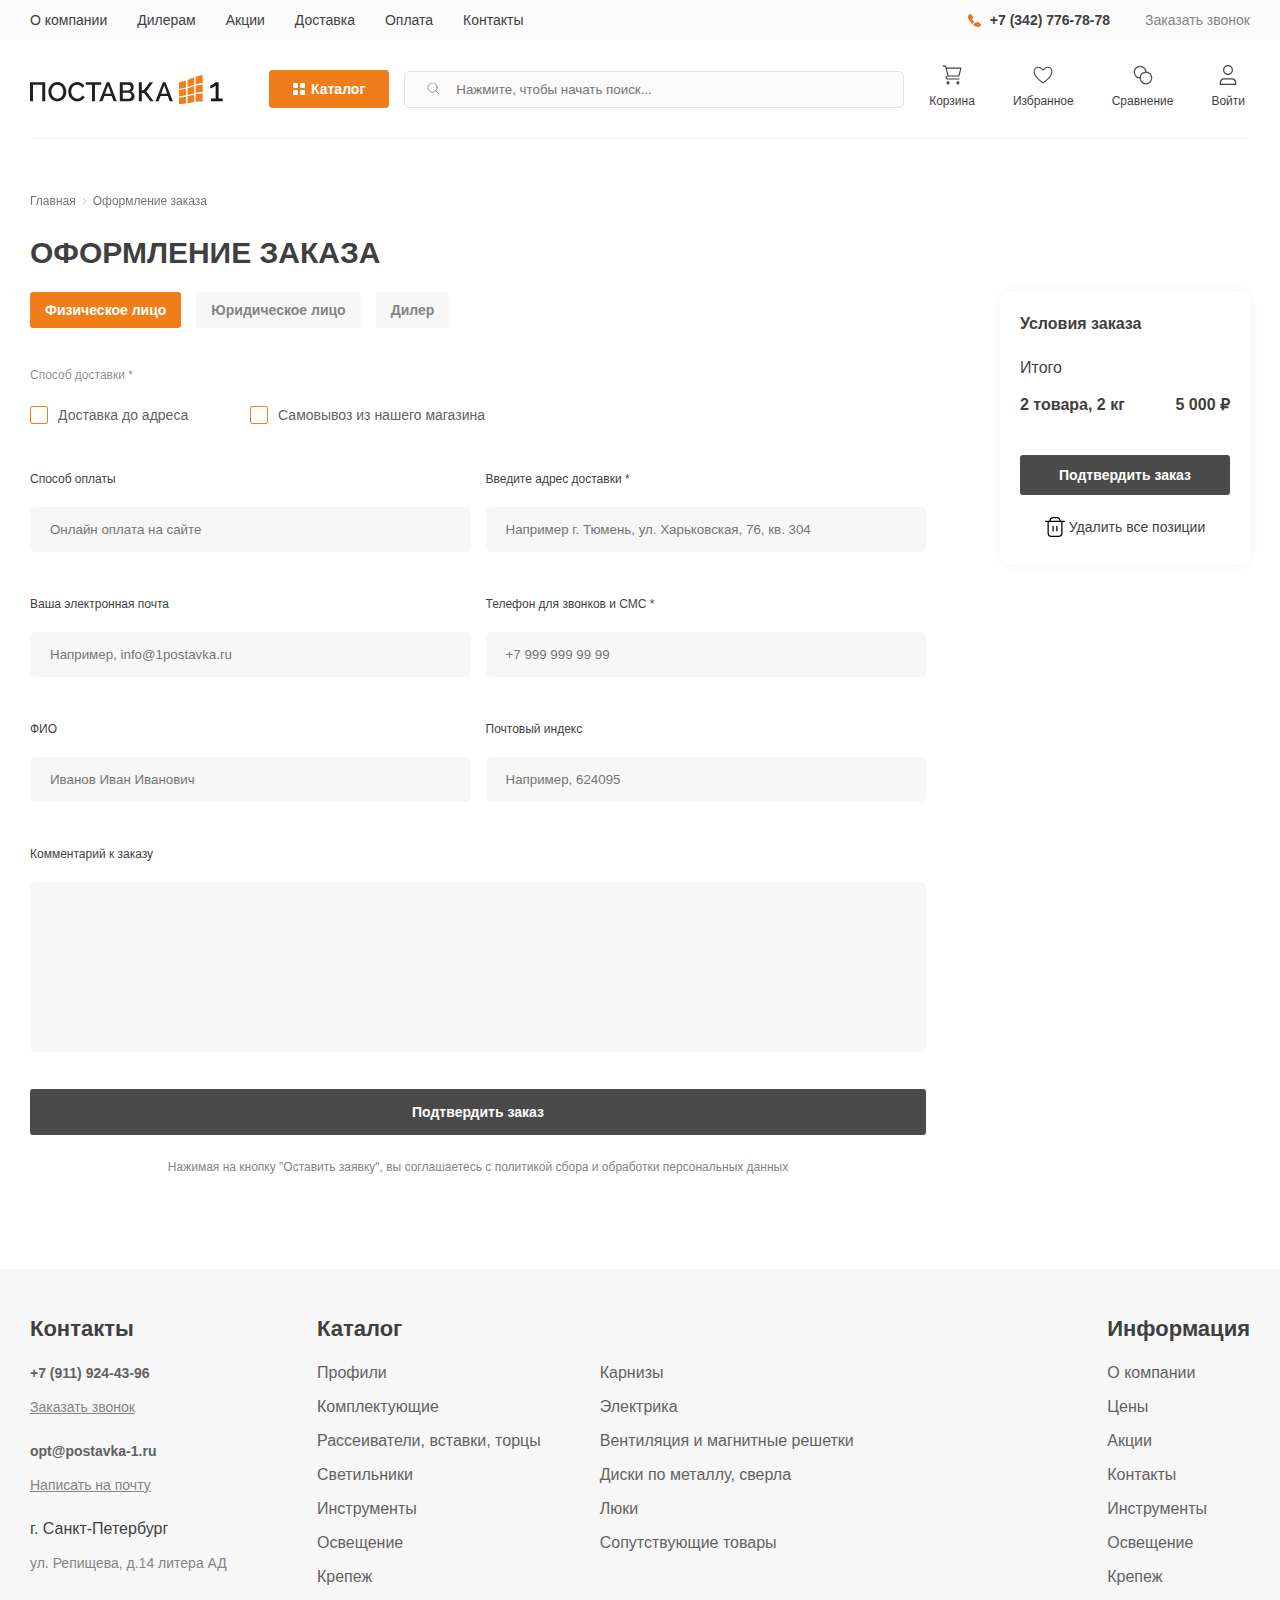
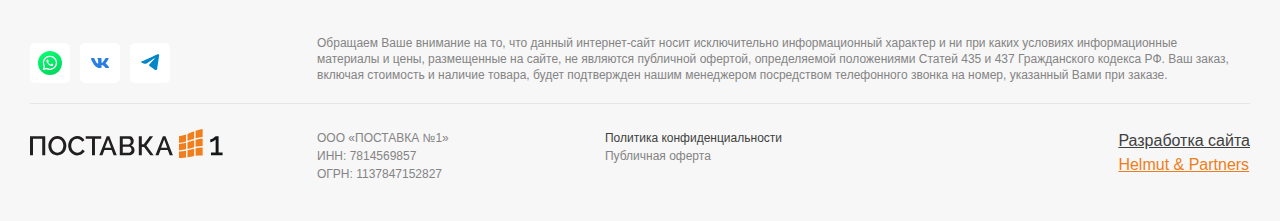
<file: placing-order.html>
<!DOCTYPE html>
<html lang="кг">

<head>
    <meta charset="UTF-8">
    <meta name="viewport" content="width=device-width, initial-scale=1.0">
    <link rel="icon" href="./assets/images/icons/favicon.svg" type="image/svg">
    <link rel="stylesheet" href="https://cdn.jsdelivr.net/npm/swiper@11/swiper-bundle.min.css" />
    <link rel="stylesheet" href="./assets/fonts/fonts.css">
    <link rel="stylesheet" href="./assets/css/style.css">
    <title>Оформление заказа</title>
</head>

<body>
    <header class="header" id="header">
        <div class="header-bg">
            <div class="container">
                <div class="header__container dFlex">
                    <nav class="header__container-nav">
                        <ul class="header__container-nav__lists dFlex">
                            <li class="header__container-nav__list">
                                <a class="header__container-nav__link" href="#">О компании</a>
                            </li>
                            <li class="header__container-nav__list">
                                <a class="header__container-nav__link" href="#">Дилерам</a>
                            </li>
                            <li class="header__container-nav__list">
                                <a class="header__container-nav__link" href="#">Акции</a>
                            </li>
                            <li class="header__container-nav__list">
                                <a class="header__container-nav__link" href="#">Доставка</a>
                            </li>
                            <li class="header__container-nav__list">
                                <a class="header__container-nav__link" href="#">Оплата</a>
                            </li>
                            <li class="header__container-nav__list">
                                <a class="header__container-nav__link" href="#">Контакты</a>
                            </li>
                        </ul>
                    </nav>
                    <div class="header__container-telephone dFlex">
                        <a class="header__container-telephone__link dFlex" href="tel:+73427767878">
                            <img class="header__container-telephone__icon" src="./assets/images/icons/call-icon.svg"
                                alt="Телефон">
                            +7 (342) 776-78-78
                        </a>
                        <a href="tel:+73427767878" class="header__container-telephone__text">Заказать звонок</a>
                    </div>
                </div>
            </div>
        </div>
        <div class="container">
            <div class="header__block">
                <div class="header__block-container dFlex">
                    <div class="header__block-container__box aIc dFlex">
                        <a class="header__block-container__box-logo" href="#">
                            <img class="header__block-container__box-logo__icon" src="./assets/images/icons/logo.svg"
                                alt="Поставка№1">
                        </a>
                        <button class="btn active header__block-btn dFlex" type="button">
                            <div class="header__block-btn__square dGrid">
                                <span></span>
                                <span></span>
                                <span></span>
                                <span></span>
                            </div>
                            Каталог
                        </button>
                        <form class="header__block-form" action="https://jsonplaceholder.typicode.com/posts"
                            method="post">
                            <label class="header__block-label" for="search">
                                <input class="header__block-label__input inputSearch" type="search" name="search"
                                    id="search" placeholder="Нажмите, чтобы начать поиск..." required>
                                <button class="btn__form-search" type="submit"></button>
                            </label>
                        </form>
                    </div>
                    <ul class="header__block-path__page-lists dFlex">
                        <li class="header__block-path__page-list">
                            <a class="header__block-path__page-link dFlex" href="#">
                                <svg width="18" height="18" viewBox="0 0 18 18" fill="none"
                                    xmlns="http://www.w3.org/2000/svg">
                                    <path
                                        d="M1 0.5C0.723858 0.5 0.5 0.723858 0.5 1C0.5 1.27614 0.723858 1.5 1 1.5L1 0.5ZM3.22222 1L3.70729 0.878732C3.65165 0.656149 3.45166 0.5 3.22222 0.5V1ZM15.2222 13.0556C15.4984 13.0556 15.7222 12.8317 15.7222 12.5556C15.7222 12.2794 15.4984 12.0556 15.2222 12.0556V13.0556ZM17 2.77778L17.4851 2.89905C17.5224 2.74968 17.4889 2.59143 17.3941 2.47007C17.2993 2.34871 17.154 2.27778 17 2.27778V2.77778ZM15.2222 9.88889V10.3889C15.4517 10.3889 15.6516 10.2327 15.7073 10.0102L15.2222 9.88889ZM1 1.5H3.22222V0.5H1L1 1.5ZM2.73715 1.12127L3.1816 2.89905L4.15174 2.65651L3.70729 0.878732L2.73715 1.12127ZM3.1816 2.89905L4.95937 10.0102L5.92952 9.76762L4.15174 2.65651L3.1816 2.89905ZM5.44444 9.38889H5V10.3889H5.44444V9.38889ZM5 13.0556H15.2222V12.0556H5V13.0556ZM3.16667 11.2222C3.16667 12.2347 3.98748 13.0556 5 13.0556V12.0556C4.53976 12.0556 4.16667 11.6825 4.16667 11.2222H3.16667ZM5 9.38889C3.98748 9.38889 3.16667 10.2097 3.16667 11.2222H4.16667C4.16667 10.762 4.53976 10.3889 5 10.3889V9.38889ZM3.66667 3.27778H17V2.27778H3.66667V3.27778ZM16.5149 2.65651L14.7372 9.76762L15.7073 10.0102L17.4851 2.89905L16.5149 2.65651ZM15.2222 9.38889H5.44444V10.3889H15.2222V9.38889ZM14.7222 16.1111C14.7222 16.3259 14.5481 16.5 14.3333 16.5V17.5C15.1004 17.5 15.7222 16.8782 15.7222 16.1111H14.7222ZM14.3333 16.5C14.1186 16.5 13.9444 16.3259 13.9444 16.1111H12.9444C12.9444 16.8782 13.5663 17.5 14.3333 17.5V16.5ZM13.9444 16.1111C13.9444 15.8963 14.1186 15.7222 14.3333 15.7222V14.7222C13.5663 14.7222 12.9444 15.344 12.9444 16.1111H13.9444ZM14.3333 15.7222C14.5481 15.7222 14.7222 15.8963 14.7222 16.1111H15.7222C15.7222 15.344 15.1004 14.7222 14.3333 14.7222V15.7222ZM5.83333 16.1111C5.83333 16.3259 5.65922 16.5 5.44444 16.5V17.5C6.21151 17.5 6.83333 16.8782 6.83333 16.1111H5.83333ZM5.44444 16.5C5.22967 16.5 5.05556 16.3259 5.05556 16.1111H4.05556C4.05556 16.8782 4.67738 17.5 5.44444 17.5V16.5ZM5.05556 16.1111C5.05556 15.8963 5.22967 15.7222 5.44444 15.7222V14.7222C4.67738 14.7222 4.05556 15.344 4.05556 16.1111H5.05556ZM5.44444 15.7222C5.65922 15.7222 5.83333 15.8963 5.83333 16.1111H6.83333C6.83333 15.344 6.21151 14.7222 5.44444 14.7222V15.7222Z"
                                        fill="#3F3F3F" />
                                </svg>
                                Корзина
                            </a>
                        </li>
                        <li class="header__block-path__page-list">
                            <a class="header__block-path__page-link dFlex" href="#">
                                <svg width="18" height="16" viewBox="0 0 18 16" fill="none"
                                    xmlns="http://www.w3.org/2000/svg">
                                    <path fill-rule="evenodd" clip-rule="evenodd"
                                        d="M17 4.9375C17 10.4013 9.00033 15 9.00033 15C9.00033 15 1 10.3333 1 4.94857C1 2.75 2.77778 1 5 1C7.22222 1 9 3.625 9 3.625C9 3.625 10.7778 1 13 1C15.2222 1 17 2.75 17 4.9375Z"
                                        stroke="#4F4F4F" stroke-linecap="round" stroke-linejoin="round" />
                                </svg>
                                Избранное
                            </a>
                        </li>
                        <li class="header__block-path__page-list">
                            <a class="header__block-path__page-link dFlex" href="#">
                                <svg width="16" height="16" viewBox="0 0 16 16" fill="none"
                                    xmlns="http://www.w3.org/2000/svg">
                                    <path
                                        d="M5.66667 10.3333C8.244 10.3333 10.3333 8.244 10.3333 5.66667C10.3333 3.08934 8.244 1 5.66667 1C3.08934 1 1 3.08934 1 5.66667C1 8.244 3.08934 10.3333 5.66667 10.3333Z"
                                        fill="white" stroke="#4F4F4F" />
                                    <path
                                        d="M10.3333 15.0001C12.9106 15.0001 15 12.9107 15 10.3334C15 7.75609 12.9106 5.66675 10.3333 5.66675C7.75596 5.66675 5.66663 7.75609 5.66663 10.3334C5.66663 12.9107 7.75596 15.0001 10.3333 15.0001Z"
                                        fill="white" stroke="#4F4F4F" />
                                </svg>
                                Сравнение
                            </a>
                        </li>
                        <li class="header__block-path__page-list">
                            <a class="header__block-path__page-link dFlex" href="#">
                                <svg width="15" height="17" viewBox="0 0 15 17" fill="none"
                                    xmlns="http://www.w3.org/2000/svg">
                                    <path fill-rule="evenodd" clip-rule="evenodd"
                                        d="M4.28571 4.26471C4.28571 2.45528 5.73113 1 7.5 1C9.26887 1 10.7143 2.45528 10.7143 4.26471C10.7143 6.07413 9.26887 7.52941 7.5 7.52941C5.73113 7.52941 4.28571 6.07413 4.28571 4.26471ZM7.5 0C5.16618 0 3.28571 1.91575 3.28571 4.26471C3.28571 6.61366 5.16618 8.52941 7.5 8.52941C9.83382 8.52941 11.7143 6.61366 11.7143 4.26471C11.7143 1.91575 9.83382 0 7.5 0ZM1.5 14.9314C1.5 13.4564 2.64539 12.2941 4.01786 12.2941H10.9821C12.3546 12.2941 13.5 13.4564 13.5 14.9314V16H1.5V14.9314ZM4.01786 11.2941C2.05689 11.2941 0.5 12.941 0.5 14.9314V16.5C0.5 16.7761 0.723858 17 1 17H14C14.2761 17 14.5 16.7761 14.5 16.5V14.9314C14.5 12.941 12.9431 11.2941 10.9821 11.2941H4.01786Z"
                                        fill="#3F3F3F" />
                                </svg>
                                Войти
                            </a>
                        </li>
                    </ul>
                </div>
            </div>
        </div>
    </header>
    <div class="container">
        <div class="path__block dFlex">
            <a href="#">Главная</a>
            <svg width="9" height="5" viewBox="0 0 9 5" fill="none" xmlns="http://www.w3.org/2000/svg">
                <path d="M8 0.75L4.5 4.25L1 0.75" stroke="#626262" stroke-linecap="round" stroke-linejoin="round" />
            </svg>
            <a href="#">Оформление заказа</a>
        </div>
        <div class="best-deals__texts">
            <h1 class="path__block-title">Оформление заказа</h1>
        </div>
        <div class="card-product placing-order__content-box dFlex">
            <main class="main main__category stock placing-order" id="main">
                <section class="section-main__catalog-cards">
                    <div class="best-deals__tabs dFlex">
                        <button class="btn placing-order__btn active" data-tab="tab1">Физическое
                            лицо</button>
                        <button class="btn placing-order__btn" data-tab="tab2">Юридическое
                            лицо</button>
                        <button class="btn placing-order__btn" data-tab="tab3">Дилер</button>
                    </div>
                    <div class="placing-order__content">
                        <div class="placing-order__content-checkboxes">
                            <p class="placing-order__content-checkboxes__text">Способ доставки *</p>
                            <div class="dFlex placing-order__content-checkboxes__block">
                                <div class="aside__category-select__block-checkbox__list cart__btn dFlex">
                                    <input class="aside__category-select__block-checkbox" type="checkbox" name="check1"
                                        id="check1" data-group="check1">
                                    <label class="aside__category-select__block-checkbox__label" for="check1">Доставка
                                        до адреса
                                    </label>
                                </div>
                                <div class="aside__category-select__block-checkbox__list cart__btn dFlex">
                                    <input class="aside__category-select__block-checkbox" type="checkbox" name="check2"
                                        id="check2" data-group="check2">
                                    <label class="aside__category-select__block-checkbox__label" for="check2">Самовывоз
                                        из нашего магазина
                                    </label>
                                </div>
                            </div>
                        </div>
                        <div class="placing-order__content-block active" id="tab1">
                            <form class="placing-order__content-form dGrid"
                                action="https://jsonplaceholder.typicode.com/posts" method="post">
                                <label for="paymentMethod">
                                    <p>Способ оплаты</p>
                                    <input class="inputForm" type="text" placeholder="Онлайн оплата на сайте"
                                        name="paymentMethod" id="paymentMethod" required>
                                </label>
                                <label for="addressDelivery">
                                    <p>Введите адрес доставки *</p>
                                    <input class="inputForm" type="text"
                                        placeholder="Например г. Тюмень, ул. Харьковская, 76, кв. 304"
                                        name="addressDelivery" id="addressDelivery" required>
                                </label>
                                <label for="yourEmail">
                                    <p>Ваша электронная почта</p>
                                    <input class="inputForm" type="mailto:info@1postavka.ru"
                                        placeholder="Например, info@1postavka.ru" name="yourEmail" id="yourEmail">
                                </label>
                                <label for="yourTel">
                                    <p>Телефон для звонков и СМС *</p>
                                    <input class="inputForm" type="tel:+79999999999" placeholder="+7 999 999 99 99"
                                        name="yourTel" id="yourTel">
                                </label>
                                <label for="yourName">
                                    <p>ФИО</p>
                                    <input class="inputForm" type="text" placeholder="Иванов Иван Иванович"
                                        name="yourName" id="yourName">
                                </label>
                                <label for="postIndex">
                                    <p>Почтовый индекс</p>
                                    <input class="inputForm inputForm_postIndex" type="number"
                                        placeholder="Например, 624095" name="postIndex" id="postIndex" minlength="1"
                                        maxlength="6">
                                </label>
                                <div class="placing-order__content-form__box">
                                    <label for="comentTextarea">
                                        <p>Комментарий к заказу</p>
                                        <textarea class="inputForm inputForm_textarea" name="comentTextarea"
                                            id="comentTextarea"></textarea>
                                    </label>
                                    <button class="btnGrey">Подтвердить заказ</button>
                                    <p class="placing-order__content-form__box-text">Нажимая на кнопку "Оставить
                                        заявку", вы
                                        соглашаетесь с политикой сбора и обработки
                                        персональных данных</p>
                                </div>
                            </form>
                        </div>
                        <div class="placing-order__content-block" id="tab2">
                            <form class="placing-order__content-form dGrid"
                                action="https://jsonplaceholder.typicode.com/posts" method="post">
                                <label for="paymentMethod">
                                    <p>Способ оплаты</p>
                                    <input class="inputForm" type="text" placeholder="Онлайн оплата на сайте"
                                        name="paymentMethod" id="paymentMethod" required>
                                </label>
                                <label for="addressDelivery">
                                    <p>Введите адрес доставки *</p>
                                    <input class="inputForm" type="text"
                                        placeholder="Например г. Тюмень, ул. Харьковская, 76, кв. 304"
                                        name="addressDelivery" id="addressDelivery" required>
                                </label>
                                <label for="yourEmail">
                                    <p>Ваша электронная почта</p>
                                    <input class="inputForm" type="mailto:info@1postavka.ru"
                                        placeholder="Например, info@1postavka.ru" name="yourEmail" id="yourEmail">
                                </label>
                                <label for="yourTel">
                                    <p>Телефон для звонков и СМС *</p>
                                    <input class="inputForm" type="tel:+79999999999" placeholder="+7 999 999 99 99"
                                        name="yourTel" id="yourTel">
                                </label>
                                <label for="yourName">
                                    <p>ФИО</p>
                                    <input class="inputForm" type="text" placeholder="Иванов Иван Иванович"
                                        name="yourName" id="yourName">
                                </label>
                                <label for="postIndex">
                                    <p>Почтовый индекс</p>
                                    <input class="inputForm inputForm_postIndex" type="number"
                                        placeholder="Например, 624095" name="postIndex" id="postIndex" minlength="1"
                                        maxlength="6">
                                </label>
                                <label for="nameCompany">
                                    <p>Название компании</p>
                                    <input class="inputForm" type="text" placeholder="ООО Ромашка" name="nameCompany"
                                        id="nameCompany">
                                </label>
                                <label for="inn">
                                    <p>ИНН</p>
                                    <input class="inputForm inputForm_inn" type="number" placeholder="93939393939"
                                        name="inn" id="inn">
                                </label>
                                <button class="dFlex placing-order__content-attach fwr" type="button">
                                    <svg width="18" height="18" viewBox="0 0 18 18" fill="none"
                                        xmlns="http://www.w3.org/2000/svg">
                                        <path
                                            d="M12.0539 7.91849L7.49287 12.7899C7.10604 13.2222 6.5554 13.4721 5.97523 13.4789C5.39511 13.4856 4.8388 13.2485 4.44195 12.8253C3.56528 11.9102 3.58 10.4625 4.4751 9.56553L10.601 3.01508C11.2768 2.2629 12.2385 1.83069 13.2497 1.82481C14.2608 1.81894 15.2275 2.23993 15.9119 2.98422C17.3719 4.59738 17.3615 7.05725 15.8879 8.658L9.39272 15.5971C8.4684 16.5248 7.20309 17.0316 5.8938 16.9985C4.58451 16.9654 3.34644 16.3954 2.47009 15.4222C0.466967 13.163 0.516521 9.74943 2.5844 7.5493L8.71943 1"
                                            stroke="#EF7E1A" stroke-linecap="round" stroke-linejoin="round" />
                                    </svg>

                                    <p>Прикрепить карточку предприятия</p>
                                </button>
                                <div class="placing-order__content-form__box">
                                    <label for="comentTextarea">
                                        <p>Комментарий к заказу</p>
                                        <textarea class="inputForm inputForm_textarea" name="comentTextarea"
                                            id="comentTextarea"></textarea>
                                    </label>
                                    <button class="btnGrey">Подтвердить заказ</button>
                                    <p class="placing-order__content-form__box-text">Нажимая на кнопку "Оставить
                                        заявку", вы
                                        соглашаетесь с политикой сбора и обработки
                                        персональных данных</p>
                                </div>
                            </form>
                        </div>
                        <div class="form-help__container placing-order__content-block" id="tab3">
                            <div class="bg-image__form"></div>
                            <h1>Оставьте заявку и станьте нашим партнером</h1>
                            <form class="form-help__block-box dFlex" action="https://jsonplaceholder.typicode.com/posts"
                                method="post">
                                <div class="form-help__block-box__radio">
                                    <p class="form-help__block-box__radio-text">Ваш статус</p>
                                    <div class="form-help__block-box__radio-inputs dFlex">
                                        <div class="form-help__block-box__radio-btn">
                                            <input class="inputRadio" type="radio" value="Физическое лицо"
                                                name="radioInput" id="radiolInput1">
                                            <label class="form-help__block-box__radio-label" for="radiolInput1">
                                                Физическое лицо
                                            </label>
                                        </div>
                                        <div class="form-help__block-box__radio-btn">
                                            <input class="inputRadio" type="radio" value="Юридическое лицо"
                                                name="radioInput" id="radioInput2" checked="">
                                            <label class="form-help__block-box__radio-label" for="radioInput2">
                                                Юридическое лицо
                                            </label>
                                        </div>
                                    </div>
                                </div>
                                <div>
                                    <div class="form-help__block dFlex">
                                        <label class="form-help__block-label dFlex" for="nameInput">
                                            <p>Ваше имя</p>
                                            <input class="inputPickUp" type="text" value="Александр"
                                                placeholder="Введите ваше имя" name="nameInput" id="nameInput"
                                                required="">
                                        </label>
                                        <label class="form-help__block-label dFlex" for="telInput">
                                            <p>Телефон</p>
                                            <input class="inputPickUp" type="tel" value="+79999999999"
                                                placeholder="Введите ваш телефон" id="telInput" name="telInput"
                                                pattern="[0-9]{3}-[0-9]{3}-[0-9]{4}+" required="">
                                        </label>
                                        <label class="form-help__block-label dFlex" for="companyInput">
                                            <p>Название компании</p>
                                            <input class="inputPickUp" type="text" value="ООО Ромашка"
                                                placeholder="Введите название компании" id="companyInput"
                                                name="companyInput" required="">
                                        </label>
                                        <label class="form-help__block-label dFlex" for="innInput">
                                            <p>ИНН</p>
                                            <input class="inputPickUp" type="text" value="00000000000"
                                                placeholder="Введите ИНН" id="innInput" name="innInput" required="">
                                        </label>
                                        <div class="btnPickUp__block dFlex">
                                            <button class="btnPickUp" type="submit">Оставить заявку</button>
                                        </div>
                                    </div>
                                    <p class="form-help__block-box__paragraph">Нажимая на кнопку "Оставить заявку",
                                        вы
                                        соглашаетесь
                                        с политикой сбора и обработки
                                        персональных данных</p>
                                </div>
                            </form>
                        </div>
                    </div>
                </section>
            </main>
            <aside class="main__profile-product__price cart__aside placing-order__aside dFlex">
                <p class="cart__text fwsb">Условия заказа</p>
                <p class="cart__paragraph">Итого</p>
                <div class="dFlex cart__block-texts">
                    <p class="cart__paragraph fwsb"><span>2</span> товара, <span>2</span> кг</p>
                    <p class="cart__paragraph fwsb"><span>5 000</span> ₽</p>
                </div>
                <button type="button" class="btn btnGrey main__profile-btn">Подтвердить заказ</button>
                <a class="header__block-path__page-link cart__btn-delete dFlex" href="#">
                    <svg width="16" height="16" viewBox="0 0 16 16" fill="none" xmlns="http://www.w3.org/2000/svg">
                        <path
                            d="M9.5 0C11.1569 0 12.5 1.34315 12.5 3H15.5C15.7761 3 16 3.22386 16 3.5C16 3.77614 15.7761 4 15.5 4L14 3.9995V13C14 14.6569 12.6569 16 11 16H5C3.34315 16 2 14.6569 2 13V4H0.5C0.223858 4 0 3.77614 0 3.5C0 3.22386 0.223858 3 0.5 3H3.5C3.5 1.34315 4.84315 0 6.5 0H9.5ZM13 4H3V13C3 14.0711 3.84198 14.9455 4.90018 14.9976L5 15H11C12.0711 15 12.9455 14.158 12.9976 13.0998L13 13V4ZM6.5 7C6.77614 7 7 7.22386 7 7.5V11C7 11.2761 6.77614 11.5 6.5 11.5C6.22386 11.5 6 11.2761 6 11V7.5C6 7.22386 6.22386 7 6.5 7ZM9.5 7C9.77614 7 10 7.22386 10 7.5V11C10 11.2761 9.77614 11.5 9.5 11.5C9.22386 11.5 9 11.2761 9 11V7.5C9 7.22386 9.22386 7 9.5 7ZM9.5 1H6.5C5.4289 1 4.55446 1.84198 4.50245 2.90018L4.5 3H8H11.5C11.5 1.9289 10.658 1.05446 9.59982 1.00245L9.5 1Z"
                            fill="black" />
                    </svg>
                    <span>Удалить все позиции</span>
                </a>
            </aside>
        </div>
    </div>
    <footer class="footer" id="footer">
        <div class="container">
            <div class="footer__top dFlex">
                <div class="footer__top-contacts dFlex">
                    <div>
                        <h3 class="footer__subtitle">Контакты</h3>
                        <div class="footer__top-contacts__box dFlex">
                            <div class="footer__top-contacts__box-texts dFlex">
                                <a class="footer__top-contacts__box-texts__link" href="tel:+79119244396">+7 (911)
                                    924-43-96</a>
                                <a href="tel:+79119244396">Заказать
                                    звонок</a>
                            </div>
                            <div class="footer__top-contacts__box-texts dFlex">
                                <a class="footer__top-contacts__box-texts__link"
                                    href="mailto:opt@postavka-1.ru">opt@postavka-1.ru</a>
                                <a href="mailto:opt@postavka-1.ru">Написать на почту</a>
                            </div>
                            <div class="footer__top-contacts__box-texts dFlex">
                                <p>г. Санкт-Петербург</p>
                                <p class="footer__top-contacts__box-street">ул. Репищева, д.14 литера АД</p>
                            </div>
                        </div>
                    </div>
                    <div class="footer__top-contacts__social dFlex">
                        <a href="#"></a>
                        <a href="#"></a>
                        <a href="#"></a>
                    </div>
                </div>
                <div class="footer__top-box">
                    <div class="footer__top-box__block dFlex">
                        <div class="footer__top-catalog">
                            <h3 class="footer__subtitle">Каталог</h3>
                            <div class="footer__top-catalog__box dFlex">
                                <ul class="footer__top-catalog__lists dFlex">
                                    <li class="footer__top-catalog__list">
                                        <a class="footer__top-catalog__link" href="#">Профили</a>
                                    </li>
                                    <li class="footer__top-catalog__list">
                                        <a class="footer__top-catalog__link" href="#">Комплектующие</a>
                                    </li>
                                    <li class="footer__top-catalog__list">
                                        <a class="footer__top-catalog__link" href="#">Рассеиватели, вставки, торцы</a>
                                    </li>
                                    <li class="footer__top-catalog__list">
                                        <a class="footer__top-catalog__link" href="#">Светильники</a>
                                    </li>
                                    <li class="footer__top-catalog__list">
                                        <a class="footer__top-catalog__link" href="#">Инструменты</a>
                                    </li>
                                    <li class="footer__top-catalog__list">
                                        <a class="footer__top-catalog__link" href="#">Освещение</a>
                                    </li>
                                    <li class="footer__top-catalog__list">
                                        <a class="footer__top-catalog__link" href="#">Крепеж</a>
                                    </li>
                                </ul>
                                <ul class="footer__top-catalog__lists dFlex">
                                    <li class="footer__top-catalog__list">
                                        <a class="footer__top-catalog__link" href="#">Карнизы</a>
                                    </li>
                                    <li class="footer__top-catalog__list">
                                        <a class="footer__top-catalog__link" href="#">Электрика</a>
                                    </li>
                                    <li class="footer__top-catalog__list">
                                        <a class="footer__top-catalog__link" href="#">Вентиляция и магнитные решетки</a>
                                    </li>
                                    <li class="footer__top-catalog__list">
                                        <a class="footer__top-catalog__link" href="#">Диски по металлу, сверла</a>
                                    </li>
                                    <li class="footer__top-catalog__list">
                                        <a class="footer__top-catalog__link" href="#">Люки</a>
                                    </li>
                                    <li class="footer__top-catalog__list">
                                        <a class="footer__top-catalog__link" href="#">Сопутствующие товары</a>
                                    </li>
                                </ul>
                            </div>
                        </div>
                        <div class="footer__top-information">
                            <h3 class="footer__subtitle">Информация</h3>
                            <div>
                                <ul class="footer__top-catalog__lists dFlex">
                                    <li class="footer__top-catalog__list">
                                        <a class="footer__top-catalog__link" href="#">О компании</a>
                                    </li>
                                    <li class="footer__top-catalog__list">
                                        <a class="footer__top-catalog__link" href="#">Цены</a>
                                    </li>
                                    <li class="footer__top-catalog__list">
                                        <a class="footer__top-catalog__link" href="#">Акции</a>
                                    </li>
                                    <li class="footer__top-catalog__list">
                                        <a class="footer__top-catalog__link" href="#">Контакты</a>
                                    </li>
                                    <li class="footer__top-catalog__list">
                                        <a class="footer__top-catalog__link" href="#">Инструменты</a>
                                    </li>
                                    <li class="footer__top-catalog__list">
                                        <a class="footer__top-catalog__link" href="#">Освещение</a>
                                    </li>
                                    <li class="footer__top-catalog__list">
                                        <a class="footer__top-catalog__link" href="#">Крепеж</a>
                                    </li>
                                </ul>
                            </div>
                        </div>
                    </div>
                    <p class="footer__top-box__text">Обращаем Ваше внимание на то, что данный интернет-сайт носит
                        исключительно информационный характер и ни при каких
                        условиях информационные материалы и цены, размещенные на сайте, не являются публичной офертой,
                        определяемой положениями
                        Статей 435 и 437 Гражданского кодекса РФ. Ваш заказ, включая стоимость и наличие товара, будет
                        подтвержден нашим
                        менеджером посредством телефонного звонка на номер, указанный Вами при заказе.</p>
                </div>
            </div>
            <div class="footer__bottom dFlex">
                <a class="header__block-container__box-logo" href="#">
                    <img class="header__block-container__box-logo__icon" src="./assets/images/icons/logo.svg"
                        alt="Поставка№1">
                </a>
                <div class="footer__bottom-box dFlex">
                    <div class="footer__bottom-requisites dFlex">
                        <ul class="footer__bottom-requisites__lists">
                            <li class="footer__bottom-requisites__list footer__top-box__text">ООО «ПОСТАВКА №1»</li>
                            <li class="footer__bottom-requisites__list footer__top-box__text">ИНН: 7814569857</li>
                            <li class="footer__bottom-requisites__list footer__top-box__text">ОГРН: 1137847152827</li>
                        </ul>
                        <ul class="footer__bottom-requisites__lists">
                            <li class="footer__bottom-requisites__list footer__top-box__text">
                                <a href="#">Политика конфиденциальности</a>
                            </li>
                            <li class="footer__bottom-requisites__list footer__top-box__text">
                                <a href="#"></a>Публичная
                                оферта</a>
                            </li>
                        </ul>
                    </div>
                    <div class="footer__bottom-box__partners dFlex">
                        <a href="#" class="footer__bottom-box__partners-text">Разработка сайта</a>
                        <a href="#" class="footer__bottom-box__partner">Helmut & Partners</a>
                    </div>
                </div>
            </div>
        </div>
    </footer>
    <script src="https://cdn.jsdelivr.net/npm/swiper@11/swiper-bundle.min.js"></script>
    <script src="./assets/js/index.js"></script>
</body>

</html>
</file>
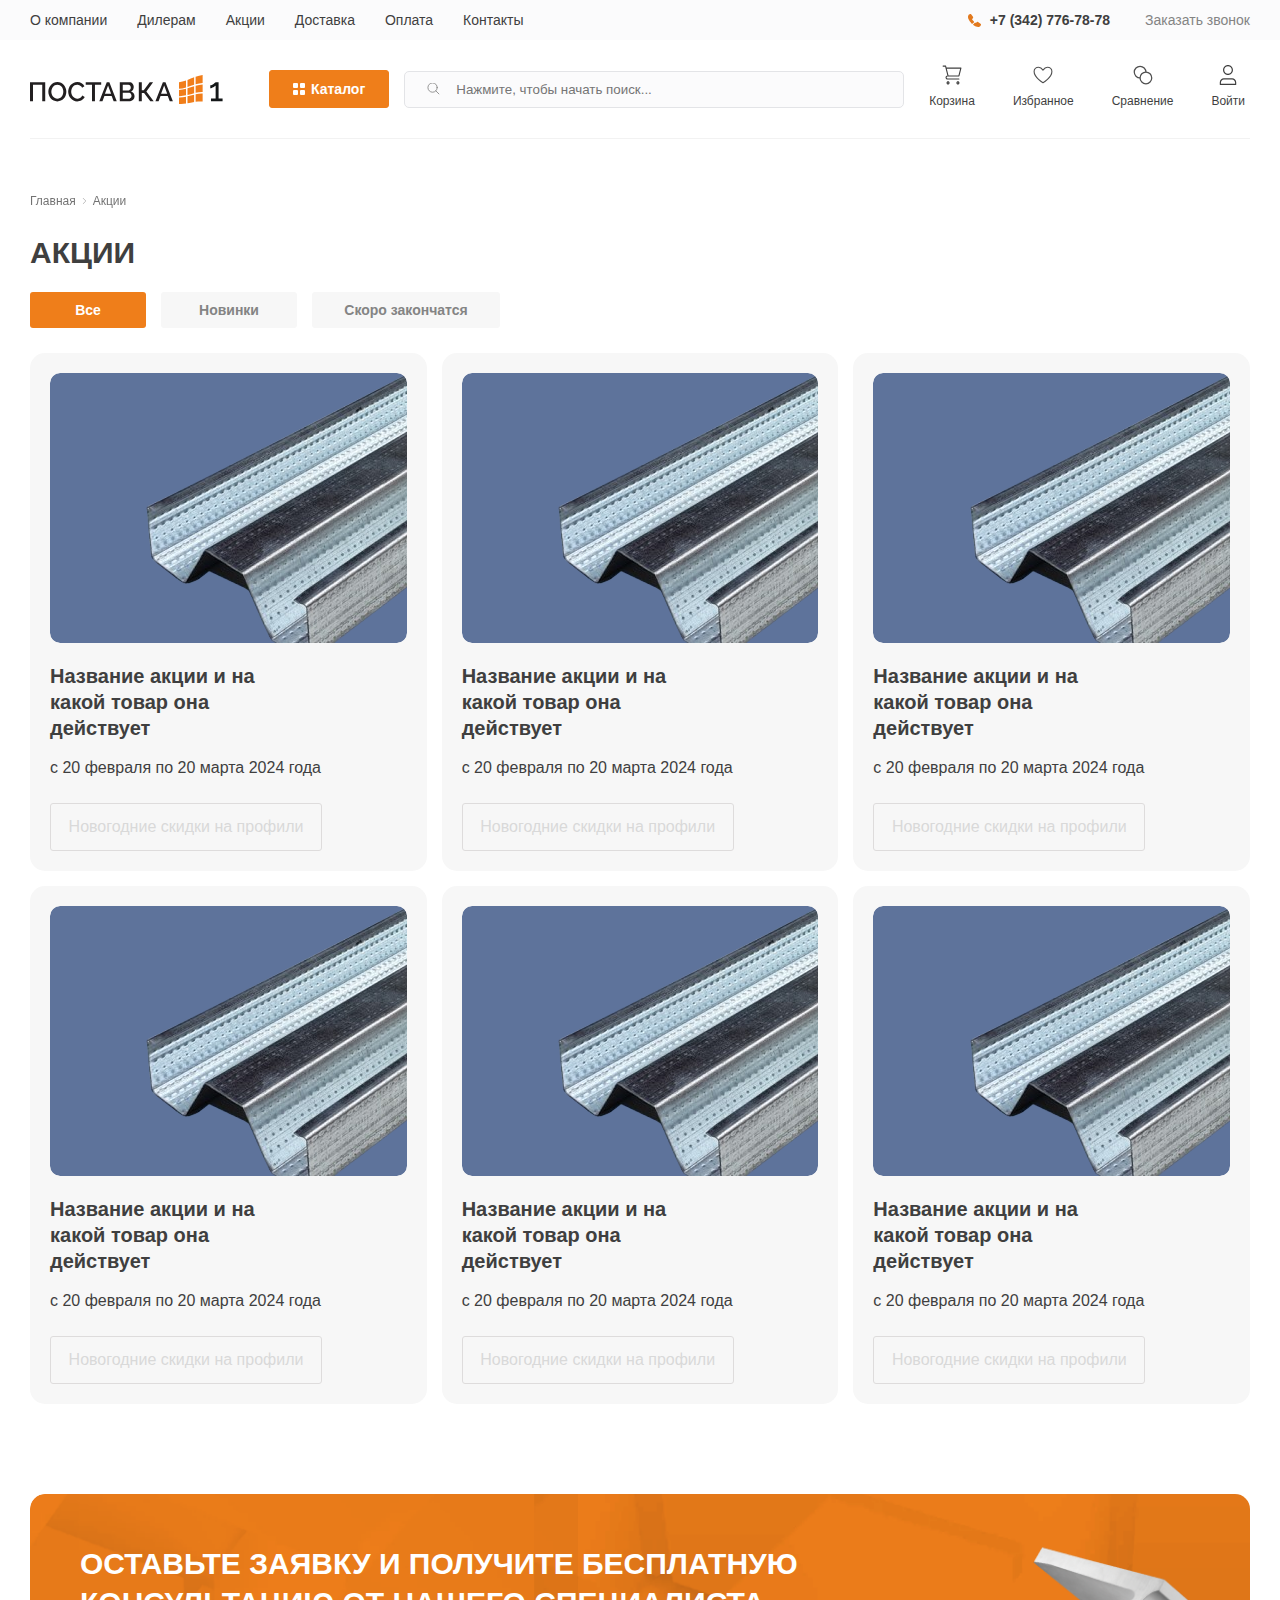
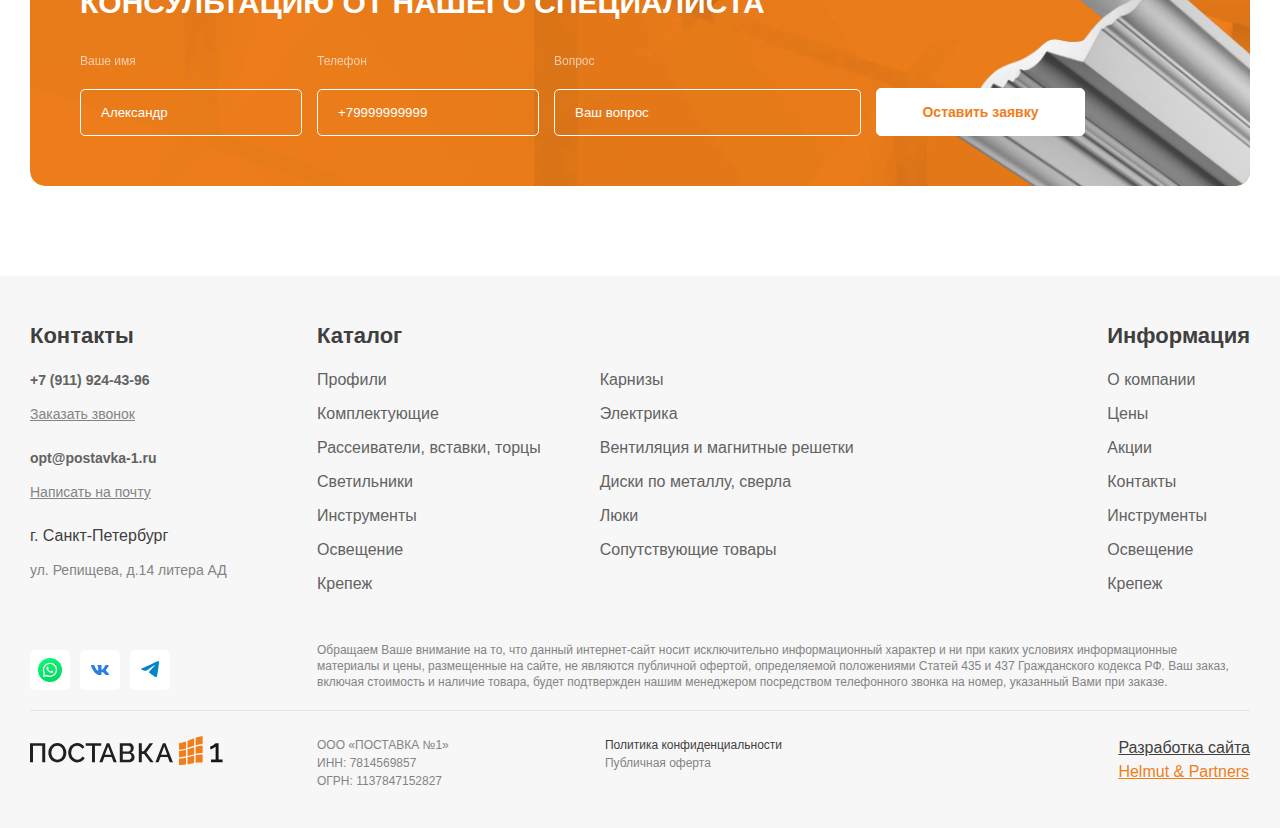
<file: stock.html>
<!DOCTYPE html>
<html lang="кг">

<head>
    <meta charset="UTF-8">
    <meta name="viewport" content="width=device-width, initial-scale=1.0">
    <link rel="icon" href="./assets/images/icons/favicon.svg" type="image/svg">
    <link rel="stylesheet" href="https://cdn.jsdelivr.net/npm/swiper@11/swiper-bundle.min.css" />
    <link rel="stylesheet" href="./assets/fonts/fonts.css">
    <link rel="stylesheet" href="./assets/css/style.css">
    <title>Главная</title>
</head>

<body>
    <header class="header" id="header">
        <div class="header-bg">
            <div class="container">
                <div class="header__container dFlex">
                    <nav class="header__container-nav">
                        <ul class="header__container-nav__lists dFlex">
                            <li class="header__container-nav__list">
                                <a class="header__container-nav__link" href="#">О компании</a>
                            </li>
                            <li class="header__container-nav__list">
                                <a class="header__container-nav__link" href="#">Дилерам</a>
                            </li>
                            <li class="header__container-nav__list">
                                <a class="header__container-nav__link" href="#">Акции</a>
                            </li>
                            <li class="header__container-nav__list">
                                <a class="header__container-nav__link" href="#">Доставка</a>
                            </li>
                            <li class="header__container-nav__list">
                                <a class="header__container-nav__link" href="#">Оплата</a>
                            </li>
                            <li class="header__container-nav__list">
                                <a class="header__container-nav__link" href="#">Контакты</a>
                            </li>
                        </ul>
                    </nav>
                    <div class="header__container-telephone dFlex">
                        <a class="header__container-telephone__link dFlex" href="tel:+73427767878">
                            <img class="header__container-telephone__icon" src="./assets/images/icons/call-icon.svg"
                                alt="Телефон">
                            +7 (342) 776-78-78
                        </a>
                        <a href="tel:+73427767878" class="header__container-telephone__text">Заказать звонок</a>
                    </div>
                </div>
            </div>
        </div>
        <div class="container">
            <div class="header__block">
                <div class="header__block-container dFlex">
                    <div class="header__block-container__box aIc dFlex">
                        <a class="header__block-container__box-logo" href="#">
                            <img class="header__block-container__box-logo__icon" src="./assets/images/icons/logo.svg"
                                alt="Поставка№1">
                        </a>
                        <button class="btn active header__block-btn dFlex" type="button">
                            <div class="header__block-btn__square dGrid">
                                <span></span>
                                <span></span>
                                <span></span>
                                <span></span>
                            </div>
                            Каталог
                        </button>
                        <form class="header__block-form" action="https://jsonplaceholder.typicode.com/posts"
                            method="post">
                            <label class="header__block-label" for="search">
                                <input class="header__block-label__input inputSearch" type="search" name="search"
                                    id="search" placeholder="Нажмите, чтобы начать поиск..." required>
                                <button class="btn__form-search" type="submit"></button>
                            </label>
                        </form>
                    </div>
                    <ul class="header__block-path__page-lists dFlex">
                        <li class="header__block-path__page-list">
                            <a class="header__block-path__page-link dFlex" href="#">
                                <svg width="18" height="18" viewBox="0 0 18 18" fill="none"
                                    xmlns="http://www.w3.org/2000/svg">
                                    <path
                                        d="M1 0.5C0.723858 0.5 0.5 0.723858 0.5 1C0.5 1.27614 0.723858 1.5 1 1.5L1 0.5ZM3.22222 1L3.70729 0.878732C3.65165 0.656149 3.45166 0.5 3.22222 0.5V1ZM15.2222 13.0556C15.4984 13.0556 15.7222 12.8317 15.7222 12.5556C15.7222 12.2794 15.4984 12.0556 15.2222 12.0556V13.0556ZM17 2.77778L17.4851 2.89905C17.5224 2.74968 17.4889 2.59143 17.3941 2.47007C17.2993 2.34871 17.154 2.27778 17 2.27778V2.77778ZM15.2222 9.88889V10.3889C15.4517 10.3889 15.6516 10.2327 15.7073 10.0102L15.2222 9.88889ZM1 1.5H3.22222V0.5H1L1 1.5ZM2.73715 1.12127L3.1816 2.89905L4.15174 2.65651L3.70729 0.878732L2.73715 1.12127ZM3.1816 2.89905L4.95937 10.0102L5.92952 9.76762L4.15174 2.65651L3.1816 2.89905ZM5.44444 9.38889H5V10.3889H5.44444V9.38889ZM5 13.0556H15.2222V12.0556H5V13.0556ZM3.16667 11.2222C3.16667 12.2347 3.98748 13.0556 5 13.0556V12.0556C4.53976 12.0556 4.16667 11.6825 4.16667 11.2222H3.16667ZM5 9.38889C3.98748 9.38889 3.16667 10.2097 3.16667 11.2222H4.16667C4.16667 10.762 4.53976 10.3889 5 10.3889V9.38889ZM3.66667 3.27778H17V2.27778H3.66667V3.27778ZM16.5149 2.65651L14.7372 9.76762L15.7073 10.0102L17.4851 2.89905L16.5149 2.65651ZM15.2222 9.38889H5.44444V10.3889H15.2222V9.38889ZM14.7222 16.1111C14.7222 16.3259 14.5481 16.5 14.3333 16.5V17.5C15.1004 17.5 15.7222 16.8782 15.7222 16.1111H14.7222ZM14.3333 16.5C14.1186 16.5 13.9444 16.3259 13.9444 16.1111H12.9444C12.9444 16.8782 13.5663 17.5 14.3333 17.5V16.5ZM13.9444 16.1111C13.9444 15.8963 14.1186 15.7222 14.3333 15.7222V14.7222C13.5663 14.7222 12.9444 15.344 12.9444 16.1111H13.9444ZM14.3333 15.7222C14.5481 15.7222 14.7222 15.8963 14.7222 16.1111H15.7222C15.7222 15.344 15.1004 14.7222 14.3333 14.7222V15.7222ZM5.83333 16.1111C5.83333 16.3259 5.65922 16.5 5.44444 16.5V17.5C6.21151 17.5 6.83333 16.8782 6.83333 16.1111H5.83333ZM5.44444 16.5C5.22967 16.5 5.05556 16.3259 5.05556 16.1111H4.05556C4.05556 16.8782 4.67738 17.5 5.44444 17.5V16.5ZM5.05556 16.1111C5.05556 15.8963 5.22967 15.7222 5.44444 15.7222V14.7222C4.67738 14.7222 4.05556 15.344 4.05556 16.1111H5.05556ZM5.44444 15.7222C5.65922 15.7222 5.83333 15.8963 5.83333 16.1111H6.83333C6.83333 15.344 6.21151 14.7222 5.44444 14.7222V15.7222Z"
                                        fill="#3F3F3F" />
                                </svg>
                                Корзина
                            </a>
                        </li>
                        <li class="header__block-path__page-list">
                            <a class="header__block-path__page-link dFlex" href="#">
                                <svg width="18" height="16" viewBox="0 0 18 16" fill="none"
                                    xmlns="http://www.w3.org/2000/svg">
                                    <path fill-rule="evenodd" clip-rule="evenodd"
                                        d="M17 4.9375C17 10.4013 9.00033 15 9.00033 15C9.00033 15 1 10.3333 1 4.94857C1 2.75 2.77778 1 5 1C7.22222 1 9 3.625 9 3.625C9 3.625 10.7778 1 13 1C15.2222 1 17 2.75 17 4.9375Z"
                                        stroke="#4F4F4F" stroke-linecap="round" stroke-linejoin="round" />
                                </svg>
                                Избранное
                            </a>
                        </li>
                        <li class="header__block-path__page-list">
                            <a class="header__block-path__page-link dFlex" href="#">
                                <svg width="16" height="16" viewBox="0 0 16 16" fill="none"
                                    xmlns="http://www.w3.org/2000/svg">
                                    <path
                                        d="M5.66667 10.3333C8.244 10.3333 10.3333 8.244 10.3333 5.66667C10.3333 3.08934 8.244 1 5.66667 1C3.08934 1 1 3.08934 1 5.66667C1 8.244 3.08934 10.3333 5.66667 10.3333Z"
                                        fill="white" stroke="#4F4F4F" />
                                    <path
                                        d="M10.3333 15.0001C12.9106 15.0001 15 12.9107 15 10.3334C15 7.75609 12.9106 5.66675 10.3333 5.66675C7.75596 5.66675 5.66663 7.75609 5.66663 10.3334C5.66663 12.9107 7.75596 15.0001 10.3333 15.0001Z"
                                        fill="white" stroke="#4F4F4F" />
                                </svg>
                                Сравнение
                            </a>
                        </li>
                        <li class="header__block-path__page-list">
                            <a class="header__block-path__page-link dFlex" href="#">
                                <svg width="15" height="17" viewBox="0 0 15 17" fill="none"
                                    xmlns="http://www.w3.org/2000/svg">
                                    <path fill-rule="evenodd" clip-rule="evenodd"
                                        d="M4.28571 4.26471C4.28571 2.45528 5.73113 1 7.5 1C9.26887 1 10.7143 2.45528 10.7143 4.26471C10.7143 6.07413 9.26887 7.52941 7.5 7.52941C5.73113 7.52941 4.28571 6.07413 4.28571 4.26471ZM7.5 0C5.16618 0 3.28571 1.91575 3.28571 4.26471C3.28571 6.61366 5.16618 8.52941 7.5 8.52941C9.83382 8.52941 11.7143 6.61366 11.7143 4.26471C11.7143 1.91575 9.83382 0 7.5 0ZM1.5 14.9314C1.5 13.4564 2.64539 12.2941 4.01786 12.2941H10.9821C12.3546 12.2941 13.5 13.4564 13.5 14.9314V16H1.5V14.9314ZM4.01786 11.2941C2.05689 11.2941 0.5 12.941 0.5 14.9314V16.5C0.5 16.7761 0.723858 17 1 17H14C14.2761 17 14.5 16.7761 14.5 16.5V14.9314C14.5 12.941 12.9431 11.2941 10.9821 11.2941H4.01786Z"
                                        fill="#3F3F3F" />
                                </svg>
                                Войти
                            </a>
                        </li>
                    </ul>
                </div>
            </div>
        </div>
    </header>
    <div class="container">
        <div class="path__block dFlex">
            <a href="#">Главная</a>
            <svg width="9" height="5" viewBox="0 0 9 5" fill="none" xmlns="http://www.w3.org/2000/svg">
                <path d="M8 0.75L4.5 4.25L1 0.75" stroke="#626262" stroke-linecap="round" stroke-linejoin="round" />
            </svg>
            <a href="#">Акции</a>
        </div>
        <div class="best-deals__texts">
            <h1 class="path__block-title">Акции</h1>
        </div>
        <div class="content__container dFlex">
            <main class="main main__category stock" id="main">
                <section class="section-main__catalog-cards">
                    <div class="best-deals__tabs dFlex">
                        <button class="btn btn-main__catalog-cards stock__btn-cards active" data-tab="tab1">Все</button>
                        <button class="btn btn-main__catalog-cards stock__btn-cards" data-tab="tab2">Новинки</button>
                        <button class="btn btn-main__catalog-cards stock__btn-cards" data-tab="tab3">Скоро
                            закончатся</button>
                    </div>
                    <div class="best-deals__contents">
                        <div class="best-deals__contents-box stock__page active" id="tab1">
                            <div class="product__content purple-blue dFlex">
                                <div class="product__swiper-container">
                                    <img class="product__swiper-slide" src="./assets/images/profiles-1.png"
                                        alt="Профиль ПВХ">
                                </div>
                                <div class="stock-product__texts">
                                    <h2 class="stock-product__title">Название акции и на какой товар она действует</h2>
                                    <p class="stock-product__text">с 20 февраля по 20 марта 2024 года</p>
                                    <a href="#" class="stock-product__link">Новогодние скидки на профили</a>
                                </div>
                            </div>
                            <div class="product__content purple-blue dFlex">
                                <div class="product__swiper-container">
                                    <img class="product__swiper-slide" src="./assets/images/profiles-1.png"
                                        alt="Профиль ПВХ">
                                </div>
                                <div class="stock-product__texts">
                                    <h2 class="stock-product__title">Название акции и на какой товар она действует</h2>
                                    <p class="stock-product__text">с 20 февраля по 20 марта 2024 года</p>
                                    <a href="#" class="stock-product__link">Новогодние скидки на профили</a>
                                </div>
                            </div>
                            <div class="product__content purple-blue dFlex">
                                <div class="product__swiper-container">
                                    <img class="product__swiper-slide" src="./assets/images/profiles-1.png"
                                        alt="Профиль ПВХ">
                                </div>
                                <div class="stock-product__texts">
                                    <h2 class="stock-product__title">Название акции и на какой товар она действует</h2>
                                    <p class="stock-product__text">с 20 февраля по 20 марта 2024 года</p>
                                    <a href="#" class="stock-product__link">Новогодние скидки на профили</a>
                                </div>
                            </div>
                            <div class="product__content purple-blue dFlex">
                                <div class="product__swiper-container">
                                    <img class="product__swiper-slide" src="./assets/images/profiles-1.png"
                                        alt="Профиль ПВХ">
                                </div>
                                <div class="stock-product__texts">
                                    <h2 class="stock-product__title">Название акции и на какой товар она действует</h2>
                                    <p class="stock-product__text">с 20 февраля по 20 марта 2024 года</p>
                                    <a href="#" class="stock-product__link">Новогодние скидки на профили</a>
                                </div>
                            </div>
                            <div class="product__content purple-blue dFlex">
                                <div class="product__swiper-container">
                                    <img class="product__swiper-slide" src="./assets/images/profiles-1.png"
                                        alt="Профиль ПВХ">
                                </div>
                                <div class="stock-product__texts">
                                    <h2 class="stock-product__title">Название акции и на какой товар она действует</h2>
                                    <p class="stock-product__text">с 20 февраля по 20 марта 2024 года</p>
                                    <a href="#" class="stock-product__link">Новогодние скидки на профили</a>
                                </div>
                            </div>
                            <div class="product__content purple-blue dFlex">
                                <div class="product__swiper-container">
                                    <img class="product__swiper-slide" src="./assets/images/profiles-1.png"
                                        alt="Профиль ПВХ">
                                </div>
                                <div class="stock-product__texts">
                                    <h2 class="stock-product__title">Название акции и на какой товар она действует</h2>
                                    <p class="stock-product__text">с 20 февраля по 20 марта 2024 года</p>
                                    <a href="#" class="stock-product__link">Новогодние скидки на профили</a>
                                </div>
                            </div>
                        </div>
                        <div class="best-deals__contents-box stock__page" id="tab2">
                            <div class="product__content purple-blue dFlex">
                                <div class="product__swiper-container">
                                    <img class="product__swiper-slide" src="./assets/images/profiles-1.png"
                                        alt="Профиль ПВХ">
                                </div>
                                <div class="stock-product__texts">
                                    <h2 class="stock-product__title">Название акции и на какой товар она действует</h2>
                                    <p class="stock-product__text">с 20 февраля по 20 марта 2024 года</p>
                                    <a href="#" class="stock-product__link">Новогодние скидки на профили</a>
                                </div>
                            </div>
                            <div class="product__content purple-blue dFlex">
                                <div class="product__swiper-container">
                                    <img class="product__swiper-slide" src="./assets/images/profiles-1.png"
                                        alt="Профиль ПВХ">
                                </div>
                                <div class="stock-product__texts">
                                    <h2 class="stock-product__title">Название акции и на какой товар она действует</h2>
                                    <p class="stock-product__text">с 20 февраля по 20 марта 2024 года</p>
                                    <a href="#" class="stock-product__link">Новогодние скидки на профили</a>
                                </div>
                            </div>
                            <div class="product__content purple-blue dFlex">
                                <div class="product__swiper-container">
                                    <img class="product__swiper-slide" src="./assets/images/profiles-1.png"
                                        alt="Профиль ПВХ">
                                </div>
                                <div class="stock-product__texts">
                                    <h2 class="stock-product__title">Название акции и на какой товар она действует</h2>
                                    <p class="stock-product__text">с 20 февраля по 20 марта 2024 года</p>
                                    <a href="#" class="stock-product__link">Новогодние скидки на профили</a>
                                </div>
                            </div>
                            <div class="product__content purple-blue dFlex">
                                <div class="product__swiper-container">
                                    <img class="product__swiper-slide" src="./assets/images/profiles-1.png"
                                        alt="Профиль ПВХ">
                                </div>
                                <div class="stock-product__texts">
                                    <h2 class="stock-product__title">Название акции и на какой товар она действует</h2>
                                    <p class="stock-product__text">с 20 февраля по 20 марта 2024 года</p>
                                    <a href="#" class="stock-product__link">Новогодние скидки на профили</a>
                                </div>
                            </div>
                            <div class="product__content purple-blue dFlex">
                                <div class="product__swiper-container">
                                    <img class="product__swiper-slide" src="./assets/images/profiles-1.png"
                                        alt="Профиль ПВХ">
                                </div>
                                <div class="stock-product__texts">
                                    <h2 class="stock-product__title">Название акции и на какой товар она действует</h2>
                                    <p class="stock-product__text">с 20 февраля по 20 марта 2024 года</p>
                                    <a href="#" class="stock-product__link">Новогодние скидки на профили</a>
                                </div>
                            </div>
                            <div class="product__content purple-blue dFlex">
                                <div class="product__swiper-container">
                                    <img class="product__swiper-slide" src="./assets/images/profiles-1.png"
                                        alt="Профиль ПВХ">
                                </div>
                                <div class="stock-product__texts">
                                    <h2 class="stock-product__title">Название акции и на какой товар она действует</h2>
                                    <p class="stock-product__text">с 20 февраля по 20 марта 2024 года</p>
                                    <a href="#" class="stock-product__link">Новогодние скидки на профили</a>
                                </div>
                            </div>
                        </div>
                        <div class="best-deals__contents-box stock__page" id="tab3">
                            <div class="product__content purple-blue dFlex">
                                <div class="product__swiper-container">
                                    <img class="product__swiper-slide" src="./assets/images/profiles-1.png"
                                        alt="Профиль ПВХ">
                                </div>
                                <div class="stock-product__texts">
                                    <h2 class="stock-product__title">Название акции и на какой товар она действует</h2>
                                    <p class="stock-product__text">с 20 февраля по 20 марта 2024 года</p>
                                    <a href="#" class="stock-product__link">Новогодние скидки на профили</a>
                                </div>
                            </div>
                            <div class="product__content purple-blue dFlex">
                                <div class="product__swiper-container">
                                    <img class="product__swiper-slide" src="./assets/images/profiles-1.png"
                                        alt="Профиль ПВХ">
                                </div>
                                <div class="stock-product__texts">
                                    <h2 class="stock-product__title">Название акции и на какой товар она действует</h2>
                                    <p class="stock-product__text">с 20 февраля по 20 марта 2024 года</p>
                                    <a href="#" class="stock-product__link">Новогодние скидки на профили</a>
                                </div>
                            </div>
                            <div class="product__content purple-blue dFlex">
                                <div class="product__swiper-container">
                                    <img class="product__swiper-slide" src="./assets/images/profiles-1.png"
                                        alt="Профиль ПВХ">
                                </div>
                                <div class="stock-product__texts">
                                    <h2 class="stock-product__title">Название акции и на какой товар она действует</h2>
                                    <p class="stock-product__text">с 20 февраля по 20 марта 2024 года</p>
                                    <a href="#" class="stock-product__link">Новогодние скидки на профили</a>
                                </div>
                            </div>
                            <div class="product__content purple-blue dFlex">
                                <div class="product__swiper-container">
                                    <img class="product__swiper-slide" src="./assets/images/profiles-1.png"
                                        alt="Профиль ПВХ">
                                </div>
                                <div class="stock-product__texts">
                                    <h2 class="stock-product__title">Название акции и на какой товар она действует</h2>
                                    <p class="stock-product__text">с 20 февраля по 20 марта 2024 года</p>
                                    <a href="#" class="stock-product__link">Новогодние скидки на профили</a>
                                </div>
                            </div>
                            <div class="product__content purple-blue dFlex">
                                <div class="product__swiper-container">
                                    <img class="product__swiper-slide" src="./assets/images/profiles-1.png"
                                        alt="Профиль ПВХ">
                                </div>
                                <div class="stock-product__texts">
                                    <h2 class="stock-product__title">Название акции и на какой товар она действует</h2>
                                    <p class="stock-product__text">с 20 февраля по 20 марта 2024 года</p>
                                    <a href="#" class="stock-product__link">Новогодние скидки на профили</a>
                                </div>
                            </div>
                            <div class="product__content purple-blue dFlex">
                                <div class="product__swiper-container">
                                    <img class="product__swiper-slide" src="./assets/images/profiles-1.png"
                                        alt="Профиль ПВХ">
                                </div>
                                <div class="stock-product__texts">
                                    <h2 class="stock-product__title">Название акции и на какой товар она действует</h2>
                                    <p class="stock-product__text">с 20 февраля по 20 марта 2024 года</p>
                                    <a href="#" class="stock-product__link">Новогодние скидки на профили</a>
                                </div>
                            </div>
                        </div>
                    </div>
                </section>
            </main>
        </div>
    </div>
    <section class="form-help">
        <div class="container">
            <div class="form-help__container">
                <div class="bg-image__form"></div>
                <h1>Оставьте заявку и получите бесплатную<br /> консультацию от нашего специалиста</h1>
                <form class="form-help__block dFlex" action="https://jsonplaceholder.typicode.com/posts" method="post">
                    <label class="form-help__block-label dFlex" for="nameInput">
                        <p>Ваше имя</p>
                        <input class="inputPickUp" type="text" value="Александр" placeholder="Введите ваше имя"
                            name="nameInput" id="nameInput" required>
                    </label>
                    <label class="form-help__block-label dFlex" for="telInput">
                        <p>Телефон</p>
                        <input class="inputPickUp" type="tel" value="+79999999999" placeholder="Введите ваш телефон"
                            id="telInput" name="telInput" pattern="[0-9]{3}-[0-9]{3}-[0-9]{4}+" required>
                    </label>
                    <label class="form-help__block-label dFlex" for="questionInput">
                        <p>Вопрос</p>
                        <input class="inputPickUp" type="text" value="Ваш вопрос" placeholder="Введите ваш вопрос"
                            id="proquestionInputductInput" name="questionInput" required>
                    </label>
                    <div class="btnPickUp__block dFlex">
                        <button class="btnPickUp" type="submit">Оставить заявку</button>
                    </div>
                </form>
            </div>
        </div>
    </section>
    <footer class="footer" id="footer">
        <div class="container">
            <div class="footer__top dFlex">
                <div class="footer__top-contacts dFlex">
                    <div>
                        <h3 class="footer__subtitle">Контакты</h3>
                        <div class="footer__top-contacts__box dFlex">
                            <div class="footer__top-contacts__box-texts dFlex">
                                <a class="footer__top-contacts__box-texts__link" href="tel:+79119244396">+7 (911)
                                    924-43-96</a>
                                <a href="tel:+79119244396">Заказать
                                    звонок</a>
                            </div>
                            <div class="footer__top-contacts__box-texts dFlex">
                                <a class="footer__top-contacts__box-texts__link"
                                    href="mailto:opt@postavka-1.ru">opt@postavka-1.ru</a>
                                <a href="mailto:opt@postavka-1.ru">Написать на почту</a>
                            </div>
                            <div class="footer__top-contacts__box-texts dFlex">
                                <p>г. Санкт-Петербург</p>
                                <p class="footer__top-contacts__box-street">ул. Репищева, д.14 литера АД</p>
                            </div>
                        </div>
                    </div>
                    <div class="footer__top-contacts__social dFlex">
                        <a href="#"></a>
                        <a href="#"></a>
                        <a href="#"></a>
                    </div>
                </div>
                <div class="footer__top-box">
                    <div class="footer__top-box__block dFlex">
                        <div class="footer__top-catalog">
                            <h3 class="footer__subtitle">Каталог</h3>
                            <div class="footer__top-catalog__box dFlex">
                                <ul class="footer__top-catalog__lists dFlex">
                                    <li class="footer__top-catalog__list">
                                        <a class="footer__top-catalog__link" href="#">Профили</a>
                                    </li>
                                    <li class="footer__top-catalog__list">
                                        <a class="footer__top-catalog__link" href="#">Комплектующие</a>
                                    </li>
                                    <li class="footer__top-catalog__list">
                                        <a class="footer__top-catalog__link" href="#">Рассеиватели, вставки, торцы</a>
                                    </li>
                                    <li class="footer__top-catalog__list">
                                        <a class="footer__top-catalog__link" href="#">Светильники</a>
                                    </li>
                                    <li class="footer__top-catalog__list">
                                        <a class="footer__top-catalog__link" href="#">Инструменты</a>
                                    </li>
                                    <li class="footer__top-catalog__list">
                                        <a class="footer__top-catalog__link" href="#">Освещение</a>
                                    </li>
                                    <li class="footer__top-catalog__list">
                                        <a class="footer__top-catalog__link" href="#">Крепеж</a>
                                    </li>
                                </ul>
                                <ul class="footer__top-catalog__lists dFlex">
                                    <li class="footer__top-catalog__list">
                                        <a class="footer__top-catalog__link" href="#">Карнизы</a>
                                    </li>
                                    <li class="footer__top-catalog__list">
                                        <a class="footer__top-catalog__link" href="#">Электрика</a>
                                    </li>
                                    <li class="footer__top-catalog__list">
                                        <a class="footer__top-catalog__link" href="#">Вентиляция и магнитные решетки</a>
                                    </li>
                                    <li class="footer__top-catalog__list">
                                        <a class="footer__top-catalog__link" href="#">Диски по металлу, сверла</a>
                                    </li>
                                    <li class="footer__top-catalog__list">
                                        <a class="footer__top-catalog__link" href="#">Люки</a>
                                    </li>
                                    <li class="footer__top-catalog__list">
                                        <a class="footer__top-catalog__link" href="#">Сопутствующие товары</a>
                                    </li>
                                </ul>
                            </div>
                        </div>
                        <div class="footer__top-information">
                            <h3 class="footer__subtitle">Информация</h3>
                            <div>
                                <ul class="footer__top-catalog__lists dFlex">
                                    <li class="footer__top-catalog__list">
                                        <a class="footer__top-catalog__link" href="#">О компании</a>
                                    </li>
                                    <li class="footer__top-catalog__list">
                                        <a class="footer__top-catalog__link" href="#">Цены</a>
                                    </li>
                                    <li class="footer__top-catalog__list">
                                        <a class="footer__top-catalog__link" href="#">Акции</a>
                                    </li>
                                    <li class="footer__top-catalog__list">
                                        <a class="footer__top-catalog__link" href="#">Контакты</a>
                                    </li>
                                    <li class="footer__top-catalog__list">
                                        <a class="footer__top-catalog__link" href="#">Инструменты</a>
                                    </li>
                                    <li class="footer__top-catalog__list">
                                        <a class="footer__top-catalog__link" href="#">Освещение</a>
                                    </li>
                                    <li class="footer__top-catalog__list">
                                        <a class="footer__top-catalog__link" href="#">Крепеж</a>
                                    </li>
                                </ul>
                            </div>
                        </div>
                    </div>
                    <p class="footer__top-box__text">Обращаем Ваше внимание на то, что данный интернет-сайт носит
                        исключительно информационный характер и ни при каких
                        условиях информационные материалы и цены, размещенные на сайте, не являются публичной офертой,
                        определяемой положениями
                        Статей 435 и 437 Гражданского кодекса РФ. Ваш заказ, включая стоимость и наличие товара, будет
                        подтвержден нашим
                        менеджером посредством телефонного звонка на номер, указанный Вами при заказе.</p>
                </div>
            </div>
            <div class="footer__bottom dFlex">
                <a class="header__block-container__box-logo" href="#">
                    <img class="header__block-container__box-logo__icon" src="./assets/images/icons/logo.svg"
                        alt="Поставка№1">
                </a>
                <div class="footer__bottom-box dFlex">
                    <div class="footer__bottom-requisites dFlex">
                        <ul class="footer__bottom-requisites__lists">
                            <li class="footer__bottom-requisites__list footer__top-box__text">ООО «ПОСТАВКА №1»</li>
                            <li class="footer__bottom-requisites__list footer__top-box__text">ИНН: 7814569857</li>
                            <li class="footer__bottom-requisites__list footer__top-box__text">ОГРН: 1137847152827</li>
                        </ul>
                        <ul class="footer__bottom-requisites__lists">
                            <li class="footer__bottom-requisites__list footer__top-box__text">
                                <a href="#">Политика конфиденциальности</a>
                            </li>
                            <li class="footer__bottom-requisites__list footer__top-box__text">
                                <a href="#"></a>Публичная
                                оферта</a>
                            </li>
                        </ul>
                    </div>
                    <div class="footer__bottom-box__partners dFlex">
                        <a href="#" class="footer__bottom-box__partners-text">Разработка сайта</a>
                        <a href="#" class="footer__bottom-box__partner">Helmut & Partners</a>
                    </div>
                </div>
            </div>
        </div>
    </footer>
    <script src="https://cdn.jsdelivr.net/npm/swiper@11/swiper-bundle.min.js"></script>
    <script src="./assets/js/index.js"></script>
</body>

</html>
</file>
<file: assets/fonts/fonts.css>
@import url(./Manrope/web/Manrope.css);
@import url(./lack/Lack.css);
</file>
<file: assets/css/style.css>
:root {
  --color-1: #3f3f3f;
  --color-2: #ffffff;
  --color-3: #f17e1a;
  --color-4: #848484;
  --color-5: #e3e4e7;
  --color-6: #fbfbfc;
  --color-7: #575757;
  --color-8: #b6b6b6;
  --color-9: #f7f7f7;
  --color-10: #ff6c00;
  --color-11: #484848;
  --color-12: #ff861c;
  --color-13: #494949;
  --color-14: #dbdbdb;
  --color-15: #4a4a4a;
  --color-16: #565656;
  --color-17: #ef7e1a;
  --color-18: #90a58b;
  --color-19: #4f4f4f;
  --color-20: #6f86b1;
  --color-21: #b48d6d;
  --color-22: #b4b65a;
  --color-23: #6fb0a8;
  --color-24: #626262;
  --color-25: #aaaaaa;
  --color-26: #a09f9f;
  --color-27: #323232;
  --color-28: #d2d2d2;
  --color-29: #5b5b5b;
  --color-30: #c6d0e2;
  --color-31: #cecece;
  --color-32: #e0e0e0;
  --color-33: #e5e5e5;
  --color-34: #f2f2f2;
  --color-35: #d9d9d9;
  --color-36: #d0d0d0;
  --color-37: #e7e7e7;
  --color-38: #bababa;
  --color-39: #dedcdc;
  --color-40: #ebe5de;
  --color-41: #a2a2a2;
  --color-42: #e3e3e3;
  --fasteners-color: #5e739b;
  --accessories-color: #5e9b94;
  --profiles-color: #9c9e4b;
  --section-title-color: #7c8f78;
  --electrics-color: #7394eb;
  --cornices-color: #9b7a5e;
  --lighting-engineering-color: #ecc948;
  --diffusers-inserts-ends-color: #a07182;
  --lighting-color: #cebb76;
  --tools-color: #9e4b73;
  --ventilation-magnetic-grilles-color: #7d8cb2;
  --hatches-color: #976bac;
  --related-products-color: #c4cee0;
  --transition: all 0.3s linear;
  --border-grey: 2px solid #4a4a4a;
  --border-orange: 1px solid #ef7e1a;
  --border-3: 1.1px solid #5b5b5b;
}

* {
  box-sizing: border-box;
}

body {
  font-family: "Manrope", sans-serif, "Arial";
  font-size: 16px;
  font-weight: 400;
  line-height: 1.5em;
  color: var(--color-1);
  margin: 0;
}

h1,
h2,
h3,
h4,
h5,
h6,
p {
  margin: 0;
}

h1,
h2 {
  font-family: "Lack", sans-serif, "Arial";
  line-height: 1.3em;
}

h1 {
  font-size: 30px;
}

h2 {
  font-size: 20px;
}

.fssmall {
  font-size: 14px;
}

.fwsb {
  font-weight: 600;
}

.fwr {
  font-weight: 400;
}

ul,
li {
  padding: 0;
  margin: 0;
  list-style: none;
}

a {
  color: var(--color-1);
  text-decoration: none;
  cursor: pointer;
}

button {
  display: block;
  padding: 0;
  margin: 0;
  border: none;
  background-color: transparent;
  max-width: 100%;
  width: 100%;
  font-size: 14px;
  font-weight: 600;
  border-radius: 3px;
  cursor: pointer;
}

img {
  max-width: 100%;
  width: 100%;
  object-fit: cover;
  height: 100%;
}

input {
  outline: 0;
  margin: 0;
  padding: 0;
}

.container {
  max-width: 1440px;
  width: 100%;
  margin: 0 auto;
  padding: 0 30px;
}

.dFlex {
  display: flex;
}

.aIc {
  align-items: center;
}

.dGrid {
  display: grid;
}

.btnSquareArrow {
  display: block;
  width: 32px;
  height: 32px;
  background-color: var(--color-5);
  border-radius: 7px;
  transition: var(--transition);
  position: relative;
}

.btnSquareArrow::before {
  content: "";
  display: block;
  background-image: url(../images/icons/arrow.svg);
  background-repeat: no-repeat;
  background-size: contain;
  width: 10px;
  height: 10px;
  position: absolute;
  top: 35%;
  left: 28%;
  transform: rotate(270deg) translate(0, 50%);
}

.btnSquareArrow:hover {
  background-color: var(--color-2);
}

.btnLoad {
  background-color: var(--color-17);
  color: var(--color-2);
  transition: var(--transition);
  opacity: 0.53;
  padding: 16px 0;
  margin-top: 30px;
}

.btnLoad:hover {
  opacity: 1;
}

.btnBorder {
  border: var(--border-orange);
  transition: var(--transition);
  color: var(--color-17);
  padding: 16px 0;
  max-width: 100%;
  width: 100%;
  text-align: center;
  background-color: transparent;
}

.btnBorder:hover {
  color: var(--color-2);
  background-color: var(--color-17);
}

.title__catalog {
  display: block;
  padding: 10px 30px;
  background-color: var(--color-14);
  font-size: 14px;
  font-weight: 600;
}

.btn {
  padding: 10px 0;
  text-align: center;
  max-width: 100%;
  width: 100%;
  text-align: center;
  color: var(--color-4);
  background-color: var(--color-9);
  transition: var(--transition);
  border-radius: 3px;
}

.btn:hover,
.btn.active {
  color: var(--color-2);
  background-color: var(--color-17);
}

.inputPickUp {
  color: var(--color-2);
  border: 1px solid var(--color-2);
  padding: 15px 20px;
  border-radius: 5px;
  background-color: transparent;
  max-width: 100%;
  width: 100%;
}

.inputPickUp::placeholder {
  color: var(--color-2);
}

.inputForm {
  color: var(--color-26);
  border: none;
  padding: 15px 20px;
  border-radius: 5px;
  background-color: var(--color-9);
  max-width: 100%;
  width: 100%;
}

.btnPickUp {
  color: var(--color-17);
  background-color: var(--color-2);
  padding: 15px 0;
  border-radius: 5px;
  transition: var(--transition);
  border: 1px solid var(--color-2);
  max-width: 100%;
  width: 100%;
}

.btnPickUp:hover {
  color: var(--color-2);
  background-color: var(--color-17);
}

.btnGrey {
  background-color: var(--color-15);
  color: var(--color-2);
  transition: var(--transition);
  border: 2px solid transparent;
}

.btnGrey:hover {
  background-color: var(--color-2);
  color: var(--color-15);
  border: var(--border-grey);
}

.inputSearch {
  color: var(--color-4);
  border: 1px solid var(--color-5);
  padding: 10px 51px;
  border-radius: 5px;
  background-color: var(--color-6);
}

section {
  margin-bottom: 90px;
}

.path {
  margin: 50px 0 20px;
}

.inputRadio {
  background-color: transparent;
  cursor: pointer;
  margin: 0;
  padding: 0;
}

.form-help__block-box__radio-btn input[type="radio"] {
  display: none;
}

.form-help__block-box__radio-btn label {
  display: inline-block;
  cursor: pointer;
  padding: 7px 20px;
  font-size: 12px;
  border: 1px solid rgba(254, 254, 254, 0.49);
  border-radius: 5px;
  user-select: none;
  transition: var(--transition);
  color: rgba(255, 255, 255, 0.57);
}

.form-help__block-box__radio-btn label:hover,
.form-help__block-box__radio-btn input[type="radio"]:checked + label {
  background-color: var(--color-2);
  color: var(--color-17);
  border: 1px solid var(--color-2);
}

/* header */

.header-bg {
  background-color: var(--color-6);
  padding: 8px 0;
}

.header__container {
  justify-content: space-between;
  align-items: center;
}

.header__container-nav__lists {
  gap: 30px;
}

.header__container-nav__link {
  font-size: 14px;
}

.header__container-telephone {
  gap: 35px;
}

.header__container-telephone__link {
  gap: 9px;
  align-items: center;
  font-size: 14px;
  font-weight: 600;
}

.header__container-telephone__icon {
  width: 13px;
  height: 13px;
}

.header__container-telephone__text {
  font-size: 14px;
  color: var(--color-4);
}

.header__block {
  padding: 20px 0;
  border-bottom: 1px solid var(--color-34);
}

.header__block-container {
  justify-content: space-between;
  gap: 20px;
}

.header__block-btn {
  max-width: fit-content;
  width: 100%;
  padding-left: 23px;
  padding-right: 23px;
  align-items: center;
  gap: 6px;
  transition: var(--transition);
  border: var(--border-orange);
  margin-right: 15px;
}

.header__block-btn__square {
  grid-template-columns: repeat(2, 5px);
  gap: 2px;
}

.header__block-btn__square span {
  display: block;
  width: 5px;
  height: 5px;
  background-color: var(--color-2);
  border-radius: 1px;
  transition: var(--transition);
}

.header__block-btn:hover {
  color: var(--color-17);
  background-color: var(--color-2);
  border: var(--border-orange);
}

.header__block-btn:hover .header__block-btn__square span {
  background-color: var(--color-17);
}

.header__block-container__box-logo {
  margin-right: 46px;
  max-width: 193px;
  width: 100%;
  height: 29px;
}

.header__block-container__box-logo__icon {
  max-width: 193px;
  width: 100%;
  height: 29px;
}

.header__block-form {
  width: 500px;
}

.header__block-label {
  display: block;
  position: relative;
}

.btn__form-search::before {
  content: "";
  display: block;
  background-image: url(../images/icons/search-icon.svg);
  background-repeat: no-repeat;
  background-size: contain;
  width: 13px;
  height: 13px;
  position: absolute;
  top: 50%;
  left: 23px;
  transform: translate(0, -50%);
}

.header__block-label__input {
  max-width: 100%;
  width: 100%;
  padding-right: 20px;
}

.header__block-path__page-lists {
  gap: 28px;
}

.header__block-path__page-link {
  flex-direction: column;
  gap: 4px;
  align-items: center;
  font-size: 12px;
  padding: 5px;
  border-radius: 10px;
}

.header__block-path__page-link svg {
  width: 20px;
  height: 20px;
}

.header__block-path__page-link:hover svg,
.header__block-path__page-link:hover svg path {
}

.header-bg__slider {
  padding: 30px 0;
  position: relative;
  background-color: var(--color-12);
  max-width: 100%;
  width: 100%;
  height: 100%;
  z-index: 1;
}

.header-bg__slider::before {
  content: "";
  display: block;
  background-image: url(../images/bg-header.png);
  background-repeat: no-repeat;
  background-size: cover;
  background-position: center;
  position: absolute;
  top: 0;
  left: 0;
  max-width: 100%;
  width: 100%;
  height: 100%;
  z-index: -1;
}

.header-bg__slider-btn {
  background-color: var(--color-2);
  border: 3px solid transparent;
  color: var(--color-11);
  transition: var(--transition);
}

.header-bg__slider-btn span {
  background-color: var(--color-11);
}

/* Потом исправить по дизайну */

.header-bg__slider-btn:hover {
  border: 3px solid var(--color-11);
  color: var(--color-11);
}

.header-bg__slider-btn:hover .header__block-btn__square span {
  background-color: var(--color-11);
}

.header-bg__slider-container {
  justify-content: space-between;
  align-items: center;
}

.header-bg__slider-container__texts {
  max-width: 85%;
  width: 100%;
}

.header-bg__slider-container__texts h1 {
  color: var(--color-2);
  text-transform: uppercase;
  margin-bottom: 20px;
}

.header-bg__slider-container__texts p {
  color: var(--color-2);
  margin-bottom: 30px;
  font-size: 18px;
}

/* header slider */

.headerWrapperSlider__container {
  max-width: 100%;
  width: 100%;
  overflow: hidden;
}

.headerWrapperSlider__slide {
  gap: 20px;
  flex-direction: column;
  padding: 20px;
  background-color: var(--color-2);
  border-radius: 15px;
  max-width: 455px;
  width: 100%;
}

.headerWrapperSlider__slide-image {
  border-radius: 10px;
}

.headerWrapperSlider {
  position: relative;
  max-width: 622px;
  width: 100%;
}

.headerWrapperSlider__btns {
  position: absolute;
  bottom: 20px;
  right: 233px;
  z-index: 1;
  gap: 10px;
}

.headerWrapperSlider__btn {
  background-color: var(--color-9);
}

.headerWrapperSlider__btn:hover {
  background-color: var(--color-12);
}

.headerWrapperSlider__btn:nth-of-type(1) {
  transform: rotate(180deg);
}

.headerWrapperSlider .swiper-wrapper {
  transform: none;
}

.headerWrapperSlider__container .swiper-slide-next {
  opacity: 0.3;
}

/* разобраться со шрифтом Lack */
.headerWrapperSlider__slide-texts {
  max-width: 225px;
  width: 100%;
}

.headerWrapperSlider__slide-title {
  font-size: 20px;
  font-family: "Lack", sans-serif, Arial;
  font-weight: 400;
  line-height: 1.3em;
  margin-bottom: 10px;
}

.headerWrapperSlider__slide-text {
  margin-bottom: 15px;
}

.headerWrapperSlider__slide-link {
  position: relative;
}

.headerWrapperSlider__slide-link::after {
  content: "";
  display: block;
  background-image: url(../images/icons/arrow.svg);
  background-repeat: no-repeat;
  background-size: contain;
  width: 10px;
  height: 11px;
  position: absolute;
  top: 4px;
  right: -18px;
  transform: rotate(265deg);
  transition: var(--transition);
}

.headerWrapperSlider__slide-link:hover:after {
  right: -25px;
}

.catalog {
  margin-top: 90px;
}

.catalog__block {
  margin-bottom: 42px;
}

.catalog__block-title {
  margin-bottom: 27px;
}

.catalog__block-boxes {
  gap: 15px;
}

.catalog__block-box {
  border-radius: 15px;
  background-color: var(--color-27);
  background-repeat: no-repeat;
  padding: 20px;
  max-width: 470px;
  width: 100%;
  flex-direction: column;
  justify-content: space-between;
}

.catalog__block-box:nth-of-type(1) {
  background-image: url(../images/tension-ceilings.png);
  background-position: left bottom;
}

.catalog__block-box:nth-of-type(2) {
  background-image: url(../images/plasterboard-ceilings.png);
  background-position: right bottom;
}

.catalog__block-box:nth-of-type(3) {
  background-image: url(../images/lighting.png);
  background-position: right bottom;
}

.catalog__block-box__subtitle {
  font-size: 22px;
  font-weight: 600;
  color: var(--color-2);
  max-width: 50%;
  width: 100%;
  margin-bottom: 260px;
}

.catalog__block-select__view {
  gap: 10px;
  align-items: center;
  margin-bottom: 20px;
}

.catalog__block-select__view p {
  font-weight: 600;
}

.catalog__block-select__icon {
  width: 11px;
  height: 7px;
  margin-top: 3px;
}

.catalog__block-select__container {
  grid-template-columns: repeat(3, 1fr);
  gap: 15px;
}

.catalog__block-select__box {
  background-repeat: no-repeat;
  background-position: right bottom;
  padding: 20px;
  background-color: var(--color-9);
  border-radius: 15px;
  flex-direction: column;
  justify-content: space-between;
}

.catalog__block-select__box:nth-of-type(1) {
  background-image: url(../images/fasteners.png);
  background-size: 65% 65%;
  grid-column-start: 1;
  grid-column-end: 2;
}

.catalog__block-select__box:nth-of-type(2) {
  background-image: url(../images/complects.png);
  background-size: 45% 65%;
  grid-column-start: 2;
  grid-column-end: 3;
}

.catalog__block-select__box:nth-of-type(3) {
  background-image: url(../images/profiles.png);
  background-size: 80% 65%;
  grid-column-start: 3;
  grid-column-end: 4;
}

.catalog__block-select__box:nth-of-type(4) {
  background-image: url(../images/electricks.png);
  grid-column-start: 1;
  grid-column-end: 2;
  grid-row-start: 2;
  grid-row-end: 3;
}

.catalog__block-select__box:nth-of-type(5) {
  background-image: url(../images/cornices.png);
  grid-column-start: 2;
  grid-column-end: 3;
  grid-row-start: 2;
  grid-row-end: 3;
}

.catalog__block-select__box:nth-of-type(6) {
  background-image: url(../images/lighting-engineering.png);
  grid-column-start: 3;
  grid-column-end: 4;
  grid-row-start: 2;
  grid-row-end: 3;
}

.catalog__block-select__box:nth-of-type(7) {
  background-image: url(../images/diffusers.png);
  grid-column-start: 1;
  grid-column-end: 2;
  grid-row-start: 3;
  grid-row-end: 4;
}

.catalog__block-select__box:nth-of-type(8) {
  background-image: url(../images/lighting-1.png);
  grid-column-start: 2;
  grid-column-end: 3;
  grid-row-start: 3;
  grid-row-end: 4;
}

.catalog__block-select__box:nth-of-type(9) {
  background-image: url(../images/instruments.png);
  grid-column-start: 3;
  grid-column-end: 4;
  grid-row-start: 3;
  grid-row-end: 4;
}

.catalog__block-select__box:nth-of-type(10) {
  grid-column-start: 1;
  grid-column-end: 3;
  grid-row-start: 4;
  grid-row-end: 5;
  overflow: hidden;
}

.catalog__block-select__box:nth-of-type(11) {
  background-image: url(../images/metal-discs-drills.png);
  grid-column-start: 3;
  grid-column-end: 4;
  grid-row-start: 4;
  grid-row-end: 5;
}

.catalog__block-select__box:nth-child(12) {
  background-image: url(../images/hatches.png);
  grid-column-start: 1;
  grid-column-end: 2;
  grid-row-start: 5;
  grid-row-end: 6;
}

.catalog__block-select__box:nth-of-type(13) {
  grid-column-start: 2;
  grid-column-end: 4;
  grid-row-start: 5;
  grid-row-end: 6;
  overflow: hidden;
}

.catalog__block-select__box:nth-of-type(13) .catalog__block-select__box-lists {
  grid-template-columns: 143px 230px;
  gap: 8px 20px;
}

.catalog__block-select__box:nth-of-type(10),
.catalog__block-select__box:nth-of-type(13) {
  position: relative;
  z-index: 1;
}

.bg-image {
  background-repeat: no-repeat;
  background-position: right bottom;
  width: 430px;
  height: 320px;
  position: absolute;
  bottom: 0;
  right: 0;
  z-index: -1;
}

.bg-round {
  display: block;
  width: 395px;
  height: 395px;
  background-color: var(--color-28);
  border-radius: 50%;
  position: absolute;
  top: -60px;
  right: -130px;
  z-index: -2;
}

.catalog__block-select__box:nth-of-type(10) .bg-image {
  background-image: url(../images/ventilation-magnetic-grilles.png);
}

.catalog__block-select__box:nth-of-type(13) .bg-image {
  background-image: url(../images/related-products.png);
}

.catalog__block-select__box-text {
  padding: 10px 30px;
  background-color: var(--color-14);
  border-radius: 3px;
  max-width: fit-content;
  width: 100%;
}

.catalog__block-select__box-lists {
  flex-direction: column;
  gap: 8px;
  padding-left: 16px;
  margin: 20px 0 25px;
}

.catalog__block-select__box-list {
  list-style: disc;
  font-size: 14px;
  color: var(--color-15);
}

/* best-deals */

.best-deals__texts h1 {
  text-transform: uppercase;
  margin-bottom: 20px;
}

.best-deals__texts p {
  font-size: 18px;
}

.best-deals__tabs {
  gap: 15px;
  margin: 25px 0;
}

.best-deals__tabs .btn {
  padding-left: 10px;
  padding-right: 10px;
}

/* product__content */

.best-deals__contents-box {
  display: none;
  grid-template-columns: repeat(3, 1fr);
  gap: 15px;
}

.best-deals__contents-box.active {
  display: grid;
}

.product__content {
  flex-direction: column;
  gap: 20px;
  background-color: var(--color-9);
  padding: 20px;
  border-radius: 15px;
}

.product__text {
  margin-bottom: 15px;
  font-weight: 600;
  max-width: 60%;
  width: 100%;
}

.product__text-price {
  font-size: 14px;
  font-weight: 600;
  color: var(--color-4);
}

.product__count-price {
  align-items: center;
  gap: 30px;
}

.product__count-price__box {
  gap: 5px;
}

.product__count-price__box p,
.product__count-price__box span {
  font-size: 20px;
  font-weight: 600;
}

.card-product {
  justify-content: space-between;
  gap: 74px;
}

.cart__container-block {
  max-width: 1116px;
  width: 100%;
}

.cart__text {
  margin-bottom: 20px;
}

.best-deals__texts .cart__paragraph {
  font-size: 14px;
  margin-bottom: 13px;
}

.cart__block-texts {
  justify-content: space-between;
  margin-bottom: 25px;
}

.cart__block-texts .cart__paragraph {
  margin-bottom: 0;
}

.product__counter {
  margin: 20px 0;
  gap: 10px;
  align-items: center;
}

.swiperWrapperProduct {
  position: relative;
}

.swiperWrapperProduct__icons {
  flex-direction: column;
  gap: 10px;
  position: absolute;
  top: 10px;
  right: 10px;
  z-index: 1;
}

.swiperWrapperProduct__icon {
  width: 30px;
  height: 30px;
  background-color: var(--color-2);
  border-radius: 50%;
  align-items: center;
  justify-content: center;
  cursor: pointer;
}

.swiperWrapperProduct__icon:hover svg,
.swiperWrapperProduct__icon svg.active,
.swiperWrapperProduct__icon:nth-of-type(1):hover svg path,
.swiperWrapperProduct__icon:nth-of-type(2):hover svg path,
.swiperWrapperProduct__icon svg path.active {
  fill: var(--color-19);
  stroke: var(--color-20);
}

.product__swiper-slide {
  border-radius: 10px;
}

.product__content.purple-blue .product__swiper-slide {
  background-color: var(--fasteners-color);
}

.product__content.pastel-blue .product__swiper-slide {
  background-color: var(--accessories-color);
}

.product__content.olive-yellow .product__swiper-slide {
  background-color: var(--profiles-color);
}

.product__content.swamp .product__swiper-slide {
  background-color: var(--section-title-color);
}

.product__content.periwinkle-crayola .product__swiper-slide {
  background-color: var(--color-30);
}

.product__content.light-brown .product__swiper-slide {
  background-color: var(--cornices-color);
}

/* slider product */

.product__swiper-container {
  max-width: 100%;
  width: 100%;
  height: 270px;
  overflow: hidden;
  border-radius: 10px;
}

.product__swiper-slide {
  max-width: 100%;
  width: 100%;
}

.product__swiper-container > .swiper-pagination-bullets,
.swiper-pagination-bullets.swiperWrapperProduct__paginations {
  bottom: var(--swiper-pagination-bottom, 15px);
}

.swiperWrapperProduct__paginations {
  bottom: 15px;
}

.swiperWrapperProduct__paginations .swiper-pagination-bullet {
  background-color: var(--color-2);
  opacity: 1;
}

.swiperWrapperProduct__paginations .swiper-pagination-bullet-active {
  background-color: var(--color-17);
  opacity: 1;
}

/* count product */

.product__btn {
  border-radius: 8px;
  border: var(--border-3);
  width: 30px;
  height: 30px;
  align-items: center;
  justify-content: center;
  position: relative;
  transition: var(--transition);
}

.product__btn::before,
.product__btn-add::after {
  content: "";
  display: block;
  border-bottom: var(--border-3);
  width: 12px;
}

.product__btn-add::after {
  position: absolute;
  top: 14px;
  left: 8px;
  transform: rotate(90deg);
}

.product__btn:hover {
  background-color: var(--color-29);
}

.product__btn:hover::before,
.product__btn-add:hover::after {
  border-bottom: 1.1px solid var(--color-9);
}

.product__btn:disabled {
  background-color: var(--color-9);
  opacity: 0.5;
}

.product__btn:disabled::before,
.product__btn-add:disabled::after {
  border-color: var(--color-29);
}

.best-deals__block-btns__pages {
  gap: 8px;
  align-items: center;
  justify-content: center;
  margin-top: 40px;
}

.best-deals__block-page {
  font-size: 14px;
  font-weight: 600;
  color: var(--color-31);
  width: 34px;
  height: 34px;
  justify-content: center;
  align-items: center;
  cursor: pointer;
  transition: var(--transition);
}

.best-deals__block-page.active,
.best-deals__block-page:last-of-type.active,
.best-deals__block-page:last-of-type:hover,
.best-deals__block-page:hover {
  border: 1px solid var(--color-5);
  color: var(--color-1);
}

.best-deals__block-page:last-of-type {
  margin-right: 12px;
  font-size: 14px;
  font-weight: 600;
  color: var(--color-31);
}

.best-deals__block-btn-right {
  border-bottom: 2px solid var(--color-31);
  border-radius: 0;
  width: 15px;
  height: 0;
  position: relative;
  transform: translateX(0);
  transition: var(--transition);
}

.best-deals__block-btn-right::after {
  content: "";
  display: block;
  background-image: url(../images/icons/arrow-page.svg);
  background-repeat: no-repeat;
  background-size: contain;
  width: 15px;
  height: 10px;
  transform: rotate(-90deg);
  position: absolute;
  top: -4px;
  right: -6px;
}

.best-deals__block-btn-right:hover {
  transform: translateX(4px);
}

.popular-category__block {
  gap: 15px;
  margin-top: 30px;
}

.popular-category__block-link {
  flex-direction: column;
  gap: 10px;
  background-image: url(../images/populer-category.png);
  background-repeat: no-repeat;
  background-size: cover;
  padding: 20px;
  border-radius: 15px;
  max-width: 470px;
  width: 100%;
  height: 270px;
  justify-content: end;
  color: var(--color-2);
  position: relative;
}

.bg-link {
  position: absolute;
  top: 0;
  left: 0;
  background: linear-gradient(to bottom left, rgba(79, 79, 79, 0), #484848 75%);
  max-width: 100%;
  width: 100%;
  height: 100%;
  border-radius: 15px;
  opacity: 1;
  transition: var(--transition);
}

.popular-category__block-link:hover .bg-link {
  opacity: 0;
}

.popular-category__block-link h3 {
  font-size: 22px;
  font-weight: 600;
  z-index: 1;
}

.popular-category__block-link p {
  position: relative;
  max-width: fit-content;
  width: 100%;
  font-size: 14px;
  font-weight: 500;
}

.popular-category__block-link p::after {
  content: "";
  display: block;
  position: absolute;
  top: 10px;
  right: -20px;
  background-image: url(../images/icons/arrow-white.svg);
  background-repeat: no-repeat;
  background-size: contain;
  width: 11px;
  height: 6px;
  transform: rotate(-90deg) translate(0);
  transition: var(--transition);
}

.popular-category__block-link:hover p::after {
  transform: rotate(-90deg) translateY(6px);
}

/* new-items */

.new-items .best-deals__contents-box {
  display: grid;
}

.new-items .best-deals__block {
  margin-top: 30px;
}

/* brends */
.border {
  border: 1px solid var(--color-14);
  border-radius: 15px;
  max-width: fit-content;
  overflow: hidden;
}
.brends__block {
  grid-template-columns: repeat(auto-fit, minmax(240px, 1fr));
  justify-items: center;
  max-width: 960px;
  width: 100%;
}

.brends__block-image__box {
  max-width: 100%;
  width: 100%;
  height: 120px;
  display: flex;
  align-items: center;
  justify-content: center;
  border: 1px solid var(--color-14);
}

.brends__block-image {
  width: 80px;
  height: 19px;
}

.brends h1 {
  margin: 0;
}

.brends .best-deals__texts {
  justify-content: space-between;
}

.our-contacts__block,
.our-contacts__block-content {
  gap: 15px;
}

.our-contacts__block-content {
  display: none;
}

.our-contacts__block-content.active {
  display: flex;
}

.our-contacts__block-addresses__container {
  background-color: var(--color-9);
  max-width: 470px;
  width: 100%;
  height: 571px;
  overflow: hidden;
  border-radius: 15px;
  padding: 0 15px 0 0;
}

.our-contacts__block-addresses {
  max-width: 460px;
  width: 100%;
  height: 571px;
  overflow-y: scroll;
}

.scrollbar__block::-webkit-scrollbar {
  width: 10px; /* ширина всей полосы прокрутки */
}

.scrollbar__block::-webkit-scrollbar-track {
  background: var(--color-2); /* цвет зоны отслеживания */
  margin: 10px;
  border-radius: 500px; /* округлось бегунка */
}

.aside__scrollbar::-webkit-scrollbar-track {
  background: var(--color-9); /* цвет зоны отслеживания */
}

.scrollbar__block::-webkit-scrollbar-thumb {
  background-color: var(--color-17); /* цвет бегунка */
  border-radius: 500px; /* округлось бегунка */
  width: 10px;
  height: 83px;
}

.our-contacts__block-address {
  padding: 20px;
  border-bottom: 1px solid var(--color-32);
}

.our-contacts__block-address:last-child {
  border-bottom: none;
}

.our-contacts__block-address__text {
  font-weight: 600;
  font-size: 18px;
  margin-bottom: 16px;
  font-style: normal;
}

.our-contacts__block-address__box {
  flex-direction: column;
  gap: 10px;
}

.our-contacts__block-address__box-tel {
  font-weight: 600;
  color: var(--color-24);
  font-style: normal;
}

.our-contacts__block-addresses__map,
.our-contacts__block-addresses__map img {
  border-radius: 15px;
}

.form-help__container {
  padding: 50px;
  background-image: url(../images/bg.png);
  background-repeat: no-repeat;
  background-size: cover;
  max-width: 100%;
  width: 100%;
  border-radius: 15px;
  position: relative;
  z-index: 1;
}

.bg-image__form {
  background-image: url(../images/karniz-evroplast.png);
  background-repeat: no-repeat;
  background-size: contain;
  background-position: bottom right;
  max-width: 394px;
  width: 100%;
  height: 100%;
  position: absolute;
  bottom: 0;
  right: 0;
  z-index: -1;
  border-radius: 15px;
}

.form-help__container h1 {
  color: var(--color-2);
  text-transform: uppercase;
  margin-bottom: 27px;
}

/* form-help */

.form-help__block {
  gap: 15px;
}

.form-help__block-label {
  flex-direction: column;
  gap: 16px;
  width: 100%;
}

.form-help__block-label:nth-of-type(1),
.form-help__block-label:nth-of-type(2) {
  max-width: 222px;
}

.form-help__block-label:nth-of-type(3) {
  max-width: 307px;
}

.dealers__page .form-help__block-label:nth-of-type(3),
.dealers__page .form-help__block-label:nth-of-type(4) {
  max-width: 222px;
}

.form-help__block-label p,
.form-help__block-box__radio-text {
  font-size: 12px;
  color: var(--color-2);
  opacity: 0.63;
}

.form-help__block-box {
  flex-direction: column;
  gap: 40px;
}

.btnPickUp__block {
  flex-direction: column;
  max-width: 209px;
  width: 100%;
  justify-content: end;
}

/* footer */

.footer {
  background-color: var(--color-9);
  padding: 48px 0 38px;
}

.footer__top {
  border-bottom: 1px solid var(--color-33);
  margin-bottom: 25px;
  padding-bottom: 20px;
  justify-content: space-between;
}

.footer__top-contacts {
  flex-direction: column;
  justify-content: space-between;
}

.footer__top-box {
  max-width: 933px;
  width: 100%;
}

.footer__top-box__block {
  justify-content: space-between;
}

.footer__subtitle {
  font-size: 22px;
  font-weight: 600;
  margin-bottom: 20px;
}

.footer__top-catalog__box {
  gap: 59px;
}

.footer__top-catalog__lists {
  flex-direction: column;
  gap: 10px;
}

.footer__top-catalog__link {
  color: var(--color-24);
}

.footer__top-catalog__link:hover {
  text-decoration: underline;
}

.footer__top-contacts__box {
  flex-direction: column;
  gap: 20px;
}

.footer__top-contacts__box-texts {
  flex-direction: column;
  gap: 10px;
}

.footer__top-contacts__box-texts .footer__top-contacts__box-texts__link {
  font-weight: 600;
  color: var(--color-24);
  text-decoration: none;
}

.footer__top-contacts__box-texts a,
.footer__top-contacts__box-texts .footer__top-contacts__box-street {
  font-size: 14px;
  color: var(--color-4);
  text-decoration: underline;
}

.footer__top-contacts__box-texts a:hover {
  text-decoration: none;
}

.footer__top-contacts__box-texts .footer__top-contacts__box-texts__link:hover {
  text-decoration: underline;
}

.footer__top-contacts__box-texts .footer__top-contacts__box-street {
  margin: 0;
  font-weight: 400;
  text-decoration: none;
}

.footer__top-contacts__social {
  gap: 10px;
}

.footer__top-contacts__social a {
  width: 40px;
  height: 40px;
  background-color: var(--color-2);
  border-radius: 5px;
  display: flex;
  align-items: center;
  justify-content: center;
  transition: var(--transition);
}

.footer__top-contacts__social a:hover {
  background-color: #ded6d6;
}

.footer__top-contacts__social a::before {
  content: "";
  display: block;
  background-repeat: no-repeat;
  background-size: contain;
}

.footer__top-contacts__social a:nth-of-type(1)::before {
  background-image: url(../images/icons/watsap-icon.svg);
  width: 24px;
  height: 24px;
}

.footer__top-contacts__social a:nth-of-type(2)::before {
  background-image: url(../images/icons/vk-icon.svg);
  width: 18px;
  height: 10px;
}

.footer__top-contacts__social a:nth-of-type(3)::before {
  background-image: url(../images/icons/tg-icon.svg);
  width: 19px;
  height: 19px;
}

.footer__top-box__text {
  max-width: 920px;
  width: 100%;
  font-size: 12px;
  color: var(--color-4);
  margin-top: 46px;
  line-height: 1.334em;
}

.footer__bottom-requisites__list {
  max-width: 100%;
  margin: 0;
  line-height: 1.5em;
}

.footer__bottom {
  justify-content: space-between;
}

.footer__bottom-box {
  max-width: 933px;
  width: 100%;
  justify-content: space-between;
}

.footer__bottom-requisites {
  max-width: 465px;
  width: 100%;
  justify-content: space-between;
}

.footer__bottom-box__partners {
  flex-direction: column;
}

.footer__bottom-box__partners a {
  font-weight: 500;
  text-decoration: underline;
}

.footer__bottom-box__partners a:hover {
  text-decoration: none;
}

.footer__bottom-box__partner {
  color: var(--color-17);
}

/* page catalog products */

/* aside */

.content__container {
  gap: 15px;
}

.path__block {
  gap: 5px;
  align-items: center;
  color: var(--color-24);
  opacity: 0.73;
  font-size: 12px;
  margin: 50px 0 20px;
}
.aside {
  max-width: 340px;
  width: 100%;
  flex-direction: column;
  gap: 15px;
}

.aside__category {
  background-color: var(--color-2);
  max-width: 340px;
  width: 100%;
  height: 370px;
  overflow: hidden;
  border-radius: 15px;
  padding: 0 10px 0 20px;
  box-shadow: 0px 0px 15px 0px rgba(0, 0, 0, 0.05);
}

.aside__category-select {
  background-color: var(--color-2);
  max-width: 340px;
  width: 100%;
  border-radius: 15px;
  box-shadow: 0px 0px 15px 0px rgba(0, 0, 0, 0.05);
  padding: 0 0 20px;
}

.aside__category-select__block {
  border-bottom: 1px solid var(--color-37);
}

.aside__category-select__block:nth-of-type(1) {
  padding-bottom: 35px;
}

.aside__category-select__block:nth-of-type(10) {
  border-bottom: transparent;
}

.aside__category-select__block_box {
  background-color: transparent;
  transition: var(--transition);
  cursor: pointer;
  padding-bottom: 22px;
}

.aside__category-select__box {
  padding: 22px 20px 0;
}

.aside__category-select__block_box:hover {
  background-color: var(--color-14);
}

.aside__category-select__block:last-of-type .aside__category-select__box {
  padding-bottom: 0;
}

.aside__category-select__box-text {
  margin-bottom: 20px;
}

.aside__category-select__box-inputs {
  align-items: center;
  position: relative;
}

.aside__category-select__box-label {
  max-width: 100%;
  width: 100%;
}

.aside__category-select__box-label__box {
  position: relative;
  height: 30px;
}

.aside__category-select__box-label__input {
  margin: 0;
  max-width: 150px;
  width: 100%;
  appearance: none;
  height: 2px;
  background: var(--color-25);
  outline: none;
  transition: background 0.3s linear;
  margin-top: 30px;
}

.aside__category-select__box-label__input::-webkit-slider-thumb {
  appearance: none;
  width: 20px;
  height: 20px;
  border: 2px solid var(--color-25);
  border-radius: 50%;
  background: #ffffff;
  cursor: pointer;
  transition: background 0.3s, border 0.3s;
}

.aside__category-select__box-label__input::-webkit-slider-thumb:hover,
.aside__category-select__box-label__input.active::-webkit-slider-thumb {
  background: var(--color-17);
  border: 2px solid var(--color-17);
}

.aside__category-select__box-label__input.active,
.aside__category-select__box-label__input:hover {
  background: var(--color-17);
}

.aside__category-select__box-label__text {
  font-size: 12px;
  color: rgba(98, 98, 98, 0.5);
  position: absolute;
  top: 50%;
  left: 16px;
  transform: translateY(-50%);
}

.aside__category-select__box-inputs span {
  border-bottom: 1px solid var(--color-37);
  width: 16px;
  position: absolute;
  top: 15px;
  left: 50%;
  transform: translateX(-50%);
}

.aside__category-select__box-label__textarea {
  max-width: 135px;
  width: 100%;
  color: var(--color-24);
  padding: 6px 30px;
  border: 1px solid var(--color-36);
  border-radius: 4px;
  height: 30px;
  resize: none;
}

.aside__category-select__box-label__textarea:focus-visible {
  outline: 0;
}

.aside__category-select__box-label:nth-of-type(2)
  .aside__category-select__box-label__box {
  text-align: end;
}

.aside__category-select__box-label:nth-of-type(2)
  .aside__category-select__box-label__box
  .aside__category-select__box-label__text {
  left: 31px;
}

.aside__category-title {
  font-weight: 600;
  margin-bottom: 15px;
  position: -webkit-sticky;
  position: sticky;
  top: -20px;
  background-color: var(--color-2);
  max-width: 100%;
  width: 100%;
}

.aside__category-lists {
  gap: 10px;
  flex-direction: column;
  margin-top: 15px;
}

.aside__category-link {
  font-weight: 600;
  color: var(--color-24);
}

.aside__scrollbar {
  max-width: 340px;
  width: 100%;
  height: 370px;
  overflow-y: scroll;
  padding: 20px 0 10px;
}

.path__block svg {
  opacity: 0.73;
  width: 7px;
  height: 4px;
  transform: rotate(-90deg);
}

.profiles__product-texts {
  align-items: baseline;
  margin-bottom: 35px;
  max-width: 540px;
  width: 100%;
  justify-content: space-between;
}

.path__block-title {
  margin-bottom: 35px;
}

.profiles__product-texts .path__block-title {
  margin: 0;
}

.profiles__product-text {
  font-size: 15px;
  line-height: 20.49px;
}

.block__title {
  align-items: center;
  justify-content: space-between;
  margin-bottom: 15px;
}

.block__title-position {
  gap: 10px;
  align-items: center;
}

.block__title-position__squarу {
  grid-template-columns: repeat(2, 1fr);
  grid-template-rows: repeat(2, 1fr);
  gap: 2px;
  cursor: pointer;
  width: 25px;
  height: 25px;
}

.block__title-position__row {
  flex-direction: column;
  gap: 3px;
  width: 25px;
  height: 25px;
  cursor: pointer;
}

.block__title-position__squarу span,
.block__title-position__row span {
  background-color: var(--color-35);
  border-radius: 2px;
  transition: var(--transition);
}

.block__title-position__row span {
  width: 100%;
  height: 100%;
}

.block__title-position__squarу:hover span,
.block__title-position__row:hover span {
  background-color: var(--color-4);
}

.btn__position.active span {
  background-color: var(--color-4);
}

.main__catalog-cards {
  display: none;
}

.main__catalog-cards.active {
  display: block;
}

.select {
  position: relative;
}

.select__btn {
  align-items: center;
  border: 1px solid var(--color-36);
  border-radius: 5px;
  padding: 0 15px;
  justify-content: space-between;
  width: 155px;
  cursor: pointer;
  transition: var(--transition);
}

.select__btn:hover {
  border: 1px solid var(--color-4);
}

.select__btn p {
  font-size: 13px;
  font-weight: 600;
  color: var(--color-4);
}

.select__btn img {
  width: 12px;
  height: 7px;
  transition: var(--transition);
}

.select__btn.active img {
  transform: rotate(180deg);
}

.select__btn.active {
  border: 1px solid var(--color-4);
}

.select__content {
  position: absolute;
  top: 30px;
  left: 0;
  transition: var(--transition);
  opacity: 0;
  padding: 5px 15px;
  z-index: 2;
}

.select__content.active {
  opacity: 1;
  background-color: var(--color-2);
  border: 1px solid var(--color-4);
  border-radius: 5px;
  max-width: 100%;
  width: 100%;
  padding: 5px 15px;
}

.select__content ul {
  flex-direction: column;
  gap: 5px;
}

.select__content ul li {
  background-color: transparent;
  transition: var(--transition);
  cursor: pointer;
}

.select__content ul li:hover {
  background-color: var(--color-14);
}

.aside__category-select__box-select {
  justify-content: space-between;
  align-items: center;
}

.aside__category-select__box-select img {
  width: 16px;
  height: 9px;
}

.aside__category-select__box-select .aside__category-select__box-text {
  margin-bottom: 0;
}

.aside__category-select__block-checkboxes__lists {
  display: none;
  flex-direction: column;
  gap: 8px;
  padding: 0 20px 22px;
}

.aside__category-select__block-checkboxes__lists
  .aside__category-select__block-checkbox {
  margin: 0;
  display: inline-flex;
  align-items: center;
  user-select: none;
  position: absolute;
  z-index: -1;
  opacity: 0;
}

.aside__category-select__block-checkbox__label {
  display: flex;
  align-items: center;
  gap: 10px;
  position: relative;
  color: var(--color-24);
  font-size: 14px;
}

.aside__category-select__block-checkbox:checked
  + .aside__category-select__block-checkbox__label::before {
  content: "";
  border: 1px solid var(--color-38);
  border-radius: 2px;
}

.aside__category-select__block-checkbox__label::before {
  content: "";
  display: inline-block;
  width: 13px;
  height: 13px;
  flex-shrink: 0;
  flex-grow: 0;
  border-radius: 2px;
  border: 1px solid var(--color-38);
  background-size: 16px;
  cursor: pointer;
}

.aside__category-select__block-checkbox:checked
  + .aside__category-select__block-checkbox__label::after {
  content: "";
  background-image: url(../images/icons/icon_check.svg);
  display: inline-block;
  width: 13px;
  height: 10px;
  position: absolute;
  top: 50%;
  left: 13px;
  transform: translate(-6px, -50%);
}

.aside__category-select__block-checkbox:checked
  + .aside__category-select__block-checkbox__label::after {
  content: "";
  top: 40%;
  transform: translate(-11px, -30%);
  cursor: pointer;
}

.aside__category-select__block-checkboxes__lists.active {
  display: flex;
}

.aside__category-select__block_box .aside__category-select__box-select img {
  transform: rotate(0);
  transition: var(--transition);
}

.aside__category-select__block_box
  .aside__category-select__box-select.active
  img {
  transform: rotate(180deg);
}

.aside__category-btn {
  padding: 15px 20px 0;
}

.best-deals__tabs-catalog {
  display: none;
}

.best-deals__tabs-catalog.active {
  display: flex;
}

.main__category {
  max-width: 100%;
  width: 100%;
}

.main__category .best-deals__tabs {
  margin-top: 0;
}

.main__catalog-cards__block {
  grid-template-columns: repeat(4, 1fr);
  gap: 15px;
}

.catalog__page {
  display: none;
}

.catalog__page.active {
  display: grid;
}

.main__catalog-cards .product__text,
.main__catalog-cards .product__count {
  font-size: 14px;
}

.main__catalog-cards .product__text {
  max-width: 85%;
}

.main__catalog-cards .product__swiper-container {
  height: 137px;
}

.catalog__page-two {
  display: none;
}

.catalog__page-two.active {
  display: grid;
}

/* main__profiles */

.main__profiles .main__catalog-cards__block {
  grid-template-columns: repeat(1, 1fr);
  gap: 0;
}

.main__profiles .main__catalog-cards__block .product__content {
  border-bottom: 1px solid var(--color-37);
  background-color: var(--color-2);
  border-radius: 0;
}

.main__profiles .main__catalog-cards__block .product__content {
  flex-direction: row;
  padding: 25px 0;
}

.main__profiles .main__catalog-cards .product__swiper-container {
  height: auto;
}

.main__profiles .product__swiper-container .product__swiper-wrapper {
  max-width: 300px;
  height: 206px;
}

.main__profiles .section-main__catalog-cards .best-deals__tabs {
  margin: 0;
}

.main__profile-product__texts {
  flex-direction: column;
  justify-content: center;
}

.main__profile-list {
  font-size: 14px;
  font-weight: 600;
}

.main__profile-list span,
.card-product__tabs-block__content-container__table-name span {
  color: var(--color-25);
}

.main__profile-product__texts .product__text {
  font-size: 16px;
  max-width: 53%;
}

.main__profile-product__price {
  flex-direction: column;
  justify-content: center;
}

.main__profile-product__price .product__count-price__box {
  margin-bottom: 11px;
}

.main__profile-product__price .product__count-price .product__counter {
  margin-bottom: 39px;
}

.main__profile-btn {
  padding-left: 37px;
  padding-right: 37px;
}

.main__profiles .main__catalog-cards__block .product__content:last-of-type {
  border-bottom: none;
  padding-bottom: 20px;
}

.main__profiles .main__catalog-cards__block .product__content {
  position: relative;
}

.main__profiles
  .main__catalog-cards__block
  .product__content
  .swiperWrapperProduct__icons {
  gap: 0;
}

.main__profile-product__icons {
  top: 18px;
  right: 0;
  z-index: 1;
}

.stock__btn-cards:nth-of-type(1) {
  max-width: 116px;
}

.stock__btn-cards:nth-of-type(2) {
  max-width: 136px;
}

.stock__btn-cards:nth-of-type(3) {
  max-width: 188px;
}

.stock-product__title {
  font-weight: 600;
  margin-bottom: 15px;
  max-width: 70%;
  width: 100%;
}

.stock-product__text {
  margin-bottom: 23px;
}

.stock-product__link {
  display: block;
  max-width: 272px;
  width: 100%;
  padding: 11px 0;
  color: var(--color-35);
  border: 1px solid var(--color-39);
  border-radius: 3px;
  text-align: center;
}

.dealers .section-main__catalog-cards {
  gap: 35px;
}

.dealers .section-main__catalog-cards .best-deals__tabs {
  flex-direction: column;
  gap: 0;
  margin-bottom: 20px;
}

.dealers
  .section-main__catalog-cards
  .best-deals__tabs
  .btn-main__catalog-cards {
  flex-direction: column;
  border-radius: 0;
  max-width: 100%;
  border: 1px solid var(--color-36);
}

.dealers
  .section-main__catalog-cards
  .best-deals__tabs
  .btn-main__catalog-cards:first-child {
  border-radius: 3px 3px 0 0;
}

.dealers
  .section-main__catalog-cards
  .best-deals__tabs
  .btn-main__catalog-cards:last-child {
  border-radius: 0 0 3px 3px;
}

.dealers
  .section-main__catalog-cards
  .best-deals__tabs
  .btn-main__catalog-cards.active {
  border: 1px solid var(--color-17);
}

.section-dealers {
  max-width: 240px;
  width: 100%;
}

.section-dealers__block {
  display: none;
}

.section-dealers__block.active {
  display: block;
}

.section-dealers__block-texts {
  flex-direction: column;
  gap: 35px;
}

.section-dealers__block-texts p {
  font-size: 18px;
  line-height: 1.5em;
}

.section-dealers__block-cards {
  grid-template-columns: repeat(3, 1fr);
  gap: 15px;
  margin-top: 40px;
}

.section-dealers__block-card {
  flex-direction: column;
  gap: 35px;
  padding: 20px;
  border-radius: 15px;
  background-color: var(--color-9);
}

.section-dealers__block-card__ok {
  width: 50px;
  height: 50px;
  background-color: var(--color-2);
  border-radius: 5px;
  justify-content: center;
  align-items: center;
}

.section-dealers__block-card__ok-icon {
  width: 20px;
  height: 20px;
}

.section-dealers__block-card__text {
  font-weight: 600;
}

.form-help__block-box__radio-inputs {
  gap: 10px;
}

.form-help__block-box__paragraph {
  color: var(--color-2);
  font-size: 12px;
  margin-top: 20px;
}

.dealers__address-lists {
  padding: 10px;
  flex-direction: column;
  gap: 45px;
  margin-bottom: 35px;
}

.dealers__address-list__paragraph {
  opacity: 0.5;
}

.dealers__address-list__text {
  font-size: 25px;
  font-weight: 600;
  line-height: 1.36em;
}

.dealers__address-list {
  flex-direction: column;
  gap: 20px;
}

.dealers__address-list:nth-of-type(2) a:hover,
.dealers__address-list:nth-of-type(3) a:hover {
  text-decoration: underline;
}

.dealers__address-block {
  padding: 0;
}

.dealers__address-block .our-contacts__block-address {
  padding: 30px 33px;
  font-style: normal;
}

.contacts__text {
  max-width: 40%;
  width: 100%;
}

.contacts__lists {
  flex-direction: column;
  gap: 10px;
  margin-bottom: 37px;
}

.contacts__lists .footer__bottom-requisites__list {
  color: var(--color-4);
}

.contacts__block-content .our-contacts__block-addresses__container {
  height: auto;
}

.contacts__block-content .dealers__address-lists {
  margin-bottom: 45px;
}

/* card__product */

.card__product-block {
  flex-direction: row;
  align-items: center;
  margin-bottom: 20px;
  justify-content: space-between;
}

.card__product-block h1 {
  margin-bottom: 0;
}

.card__product-block__name {
  gap: 40px;
  margin-bottom: 35px;
}

.card__product-block .header__block-path__page-link,
.card__product-block__name .header__block-path__page-link {
  font-size: 18px;
  flex-direction: row;
  gap: 10px;
}

.card-product__slider-image {
  width: 120px;
  height: 40px;
  margin-top: 30px;
}

.card-product__content {
  flex-direction: row;
}

.card-product .product__swiper-container .product__swiper-wrapper {
  max-width: 500px;
  height: 304px;
}

.card-product__content-text {
  font-size: 18px;
  margin-bottom: 30px;
}

.card-product__content .main__profile-product__texts {
  justify-content: start;
}

.card-product__content .main__profile-product__texts .main__profile-lists {
  margin-bottom: 38px;
  flex-direction: column;
  gap: 8px;
}

.card-product__content
  .main__profile-product__texts
  .main__profile-lists
  .main__profile-list,
.card-product__tabs-block__content-container__table-name,
.card-product__tabs-block__content-container__table-cur {
  font-size: 18px;
}

.card-product .product__content {
  background-color: var(--color-2);
  padding: 0;
  border-radius: 0;
}

.card-product .product__content .main__profile-product__texts {
  max-width: 526px;
  width: 100%;
}

.card-product .product__content .card-product__content-block__slider {
  gap: 35px;
}

.card-product .main__profile-product__price {
  box-shadow: 0 0 15px 0 rgba(0, 0, 0, 0.05);
  padding: 20px;
  max-width: 250px;
  width: 100%;
  justify-content: start;
  height: fit-content;
  border-radius: 10px;
}

.card-product .main__profile-btn {
  padding-left: 0;
  padding-right: 0;
  max-width: 210px;
  width: 100%;
  text-align: center;
}

.card-product .main__profile-product__price .product__count-price__box {
  margin-bottom: 15px;
}

.card-product .product__counter {
  margin: 30px 0;
}

.card-product__tabs-block {
  max-width: 900px;
  width: 100%;
}

.card-product__content-btn__characteristics {
  color: var(--color-17);
  text-decoration: underline;
  font-size: 18px;
  font-weight: 600;
  text-align: start;
  margin-bottom: 50px;
}

.card-product__tabs-block__content {
  display: none;
}

.card-product__tabs-block__content.active {
  display: block;
}

.card-product__tabs-block__content-container {
  background-color: var(--color-9);
  padding: 30px 30px 27px;
  border-radius: 15px;
}

.card-product__tabs-block__content h2 {
  font-size: 25px;
  text-transform: uppercase;
  margin-bottom: 25px;
}

.card-product__tabs-block__content-container__table {
  width: 100%;
}

.card-product__tabs-block__content-container__table-cur {
  width: 30%;
  font-weight: 600;
  padding-left: 10px;
}

.card-product__tabs-block__content-container__table-name {
  overflow: hidden;
}

.card-product__tabs-block__content-container__table-name span {
  display: inline-block;
  position: relative;
  font-weight: 600;
  padding-right: 10px;
}

.card-product__tabs-block__content-container__table-name span:after {
  content: "";
  display: inline-block;
  border-bottom: 3px dotted var(--color-25);
  position: absolute;
  left: 100%;
  right: -9999px;
  bottom: 6px;
}

.card-products__section-slider__btn .headerWrapperSlider__btns {
  position: static;
}

.card-product__btn {
  display: flex;
  background-color: var(--color-40);
  width: 30px;
  height: 30px;
  border-radius: 3px;
  position: static;
  align-items: center;
  justify-content: center;
}

.card-product__btn:first-child svg {
  transform: rotate(90deg);
}

.card-product__btn:last-child svg {
  transform: rotate(-90deg);
}

.card-product__btn svg path {
  stroke: var(--color-41);
  transition: var(--transition);
}

.card-product__btn:hover,
.card-product__btn:hover svg path {
  background-color: var(--color-17);
  stroke: var(--color-2);
}

.card-product__btn::before {
  content: none;
}

.card-products__section-slider .best-deals__texts h1 {
  margin-bottom: 0;
}

.card-products__section-slider .best-deals__texts {
  align-items: center;
  justify-content: space-between;
  margin-bottom: 25px;
}

.card-products__section-slider__block {
  padding: 0 0 0 70px;
  margin: 0 auto;
  max-width: 100%;
  width: 100%;
  overflow: hidden;
}

.card-product__swiper-container {
  max-width: 100%;
  width: 100%;
  margin: 0;
  padding: 0;
}

.card-product__swiper-wrapper {
  max-width: 100%;
  width: 100%;
}

.card-product__swiper-wrapper .product__content {
  background-color: var(--color-9);
  padding: 20px;
  border-radius: 15px;
}

.card-products__section-slider__block .product__swiper-container {
  height: 137px;
}

.card-products__section-slider__block .product__text {
  font-size: 14px;
  max-width: 80%;
}

.card-products__section-slider__block .product__count {
  font-size: 14px;
}

.cart__block {
  flex-direction: column;
  align-items: start;
  margin-bottom: 74px;
}

.cart__block h1 {
  margin-bottom: 20px;
}

.cart__btn {
  gap: 40px;
}

.cart__btn .aside__category-select__block-checkbox {
  display: none;
}

.cart__btn .aside__category-select__block-checkbox__label {
  font-size: 18px;
}

.cart__btn .aside__category-select__block-checkbox__label::before {
  width: 16px;
  height: 16px;
  border: 1px solid var(--color-17);
}

.cart__btn
  .aside__category-select__block-checkbox:checked
  + .aside__category-select__block-checkbox__label::after {
  left: 14px;
}

.cart__btn .aside__category-select__block-checkbox__label {
  align-items: start;
}

.cart__btn .header__block-path__page-link {
  align-items: center;
  padding: 0;
}

.cart__btn-add__product {
  align-items: center;
  border: 1px dashed var(--color-42);
  margin: 0 0 31px;
  justify-content: center;
  padding: 36px 0;
  font-size: 18px;
  font-weight: 400;
  background-color: transparent;
  transition: var(--transition);
}

.cart__btn-add__product:hover {
  background-color: var(--color-42);
  border: 1px dashed var(--color-1);
}

.cart__btn-add__product .product__btn {
  border: none;
  border-radius: 0;
  pointer-events: none;
}

.cart__btn .header__block-path__page-link span {
  color: var(--color-24);
}

.cart__btn-delete {
  margin-top: 15px;
  justify-content: center;
  flex-direction: row;
}

.cart__btn-delete span {
  font-size: 14px;
}

.cart__block-btn {
  justify-content: space-between;
  max-width: 100%;
  width: 100%;
  margin-top: 35px;
}

.cart__block-btn__box {
  max-width: 1116px;
  width: 100%;
}

.card-product__block .product__content {
  flex-direction: row;
  background-color: transparent;
  gap: 0;
  justify-content: space-between;
  border-bottom: 1px solid var(--color-37);
  padding-bottom: 25px;
  margin-bottom: 25px;
}

.card-product__block .product__content:last-child {
  margin-bottom: 0;
}

.card-product__block-box {
  gap: 30px;
}

.card-product__block .cart__container {
  max-width: 155px;
  width: 100%;
  height: 97px;
  border-radius: 10px;
}

.card-product__block-texts {
  flex-direction: column;
  gap: 12px;
  justify-content: center;
}

.card-product__block-texts__price {
  gap: 25px;
}

.cart__aside {
  margin-top: 118px;
}

.cart-block__icons {
  flex-direction: column;
  justify-content: space-between;
}

.placing-order .btn {
  padding-left: 15px;
  padding-right: 15px;
  max-width: fit-content;
}

.placing-order .best-deals__tabs {
  margin-bottom: 35px;
}

.placing-order__content-checkboxes {
  margin-bottom: 40px;
}

.placing-order__content-checkboxes__text {
  font-size: 12px;
  color: rgba(63, 63, 63, 0.6);
  margin-bottom: 16px;
}

.placing-order__content-checkboxes__block {
  justify-content: space-between;
  max-width: 455px;
  width: 100%;
  gap: 20px;
}

.placing-order__content-checkboxes__block .cart__btn {
  gap: 0;
}

.placing-order__content-checkboxes__block
  .aside__category-select__block-checkbox__label {
  font-size: 14px;
  align-items: center;
}

.placing-order__content-box .cart__aside {
  margin: 0;
}

.placing-order__content-box .cart__paragraph {
  margin-bottom: 13px;
}

.placing-order__content-form label p {
  font-size: 12px;
  margin-bottom: 16px;
}

.placing-order__content-form {
  grid-template-columns: repeat(2, 1fr);
  gap: 40px 15px;
}

.placing-order__content-block {
  display: none;
}

.placing-order__content-block.active {
  display: block;
}

.placing-order__content-form__box {
  grid-column-start: 1;
  grid-column-end: 3;
}

.inputForm::-webkit-outer-spin-button,
.inputForm::-webkit-inner-spin-button {
  -webkit-appearance: none;
  margin: 0;
}

.inputForm_textarea {
  height: 170px;
  resize: none;
}

.inputForm_textarea:focus-visible {
  outline: none;
}

.placing-order__content-form__box .btnGrey {
  padding: 13px 0;
  margin: 30px 0 20px;
}

.placing-order__content-form__box-text {
  font-size: 12px;
  color: var(--color-4);
  text-align: center;
}

.placing-order__content-attach {
  align-items: center;
  gap: 10px;
  color: var(--color-24);
}

/* order */

.order__status {
  align-items: center;
  margin-bottom: 20px;
  max-width: 100%;
  width: 100%;
  gap: 19px;
}

.order__status h1 {
  margin-bottom: 0;
  max-width: fit-content;
}

.order__status-text {
  color: var(--color-2);
  background-color: var(--color-17);
  max-width: 100px;
  width: 100%;
  text-align: center;
  padding: 2px 0;
  font-size: 12px !important;
  border-radius: 5px;
}

.order .header__block-path__page-link span {
  color: var(--color-1);
}

.order .cart__block {
  margin-bottom: 40px;
}

.order__date {
  margin: 20px 0 30px;
  font-size: 14px !important;
}

.order .card-product__tabs-block__content-container__table {
  margin-bottom: 50px;
}

.order .card-product__block .product__content:first-child {
  border-top: 1px solid var(--color-37);
  padding-top: 25px;
}

.order .card-product__tabs-block__content-container__table-cur {
  width: 47%;
}

.order .cart__text {
  font-size: 18px;
}

.table_aside {
  margin: 0 !important;
}

.table_aside .card-product__tabs-block__content-container__table-name span,
.table_aside .card-product__tabs-block__content-container__table-cur span,
.table_aside .card-product__tabs-block__content-container__table-name,
.table_aside .card-product__tabs-block__content-container__table-cur {
  font-size: 14px;
  font-weight: 400;
  color: var(--color-1);
}

.table_aside
  .card-product__tabs-block__content-container__table-name
  span:after {
  border-bottom: 1px dotted var(--color-1);
}

.table_aside .card-product__tabs-block__content-container__table-cur {
  width: 32%;
}

@media screen and (max-width: 1500px) {
  .card-products__section-slider__block {
    padding: 0 0 0 30px;
  }
}
</file>
